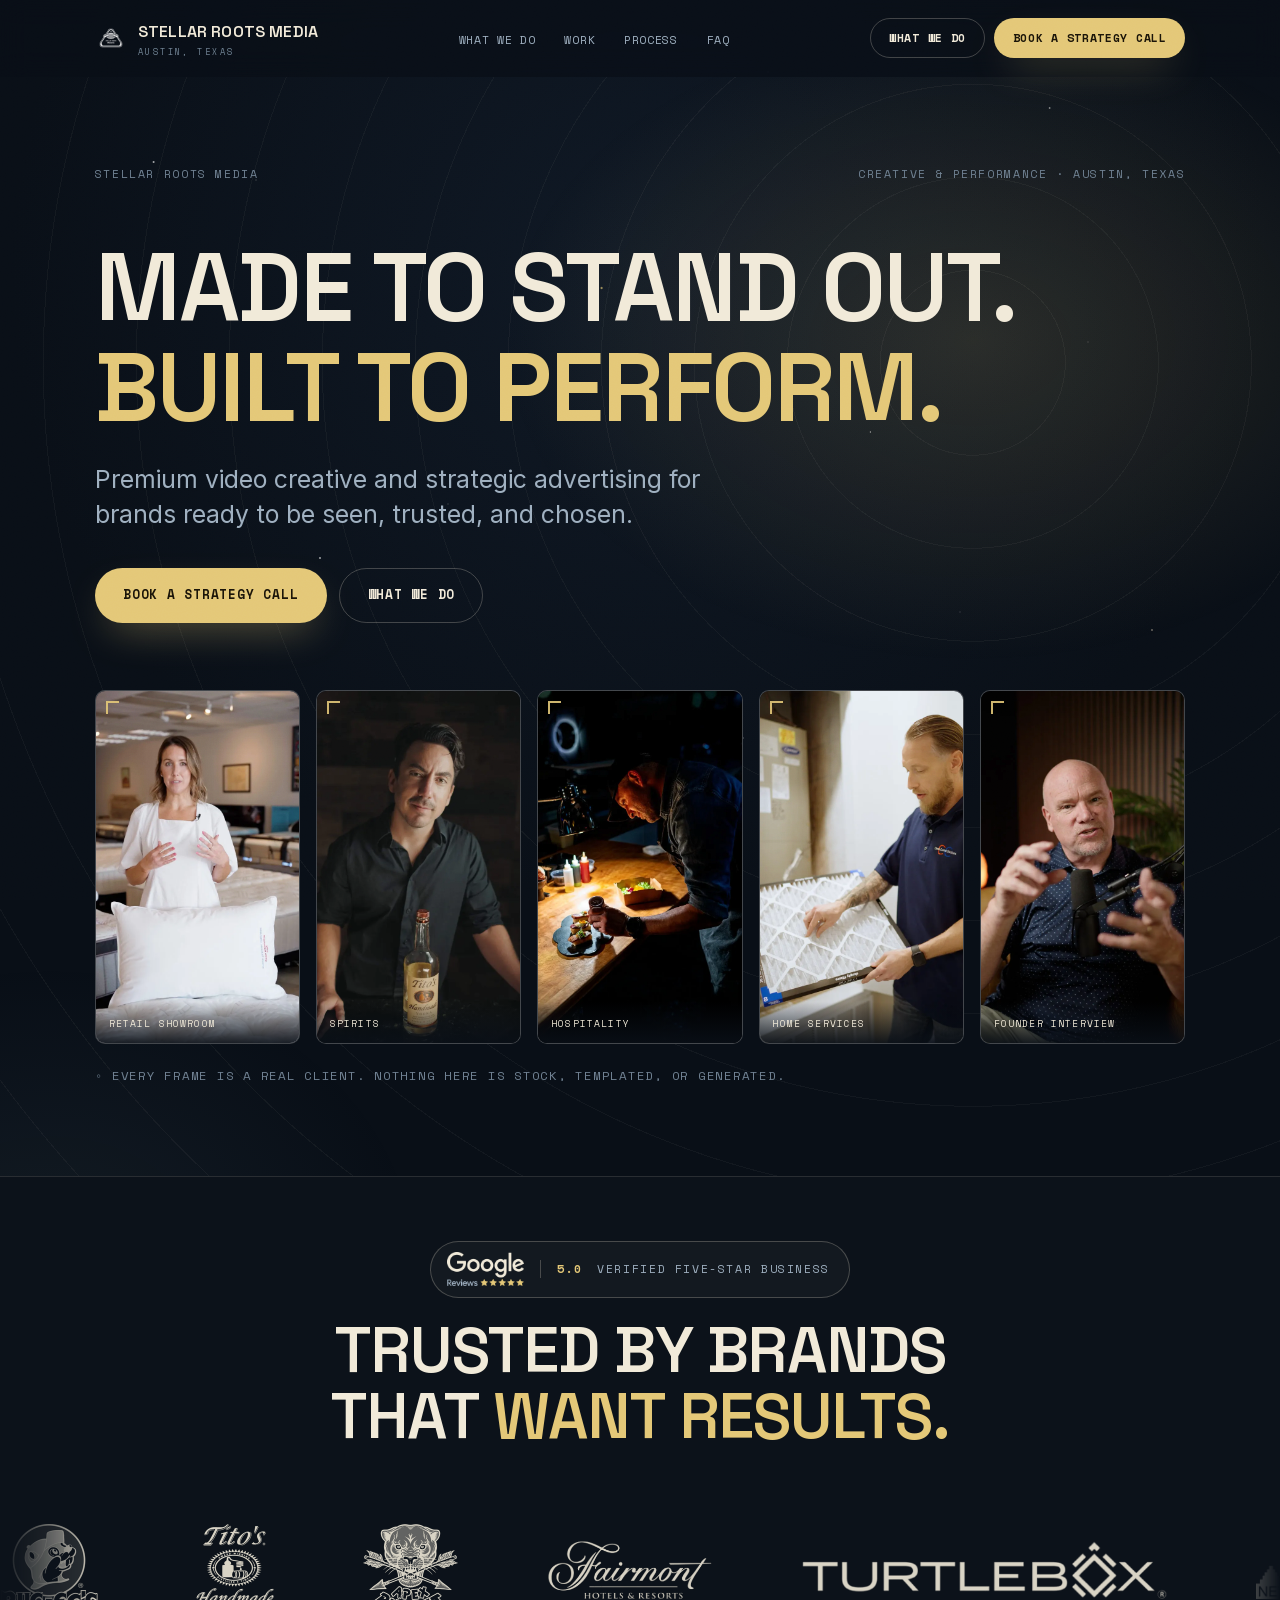
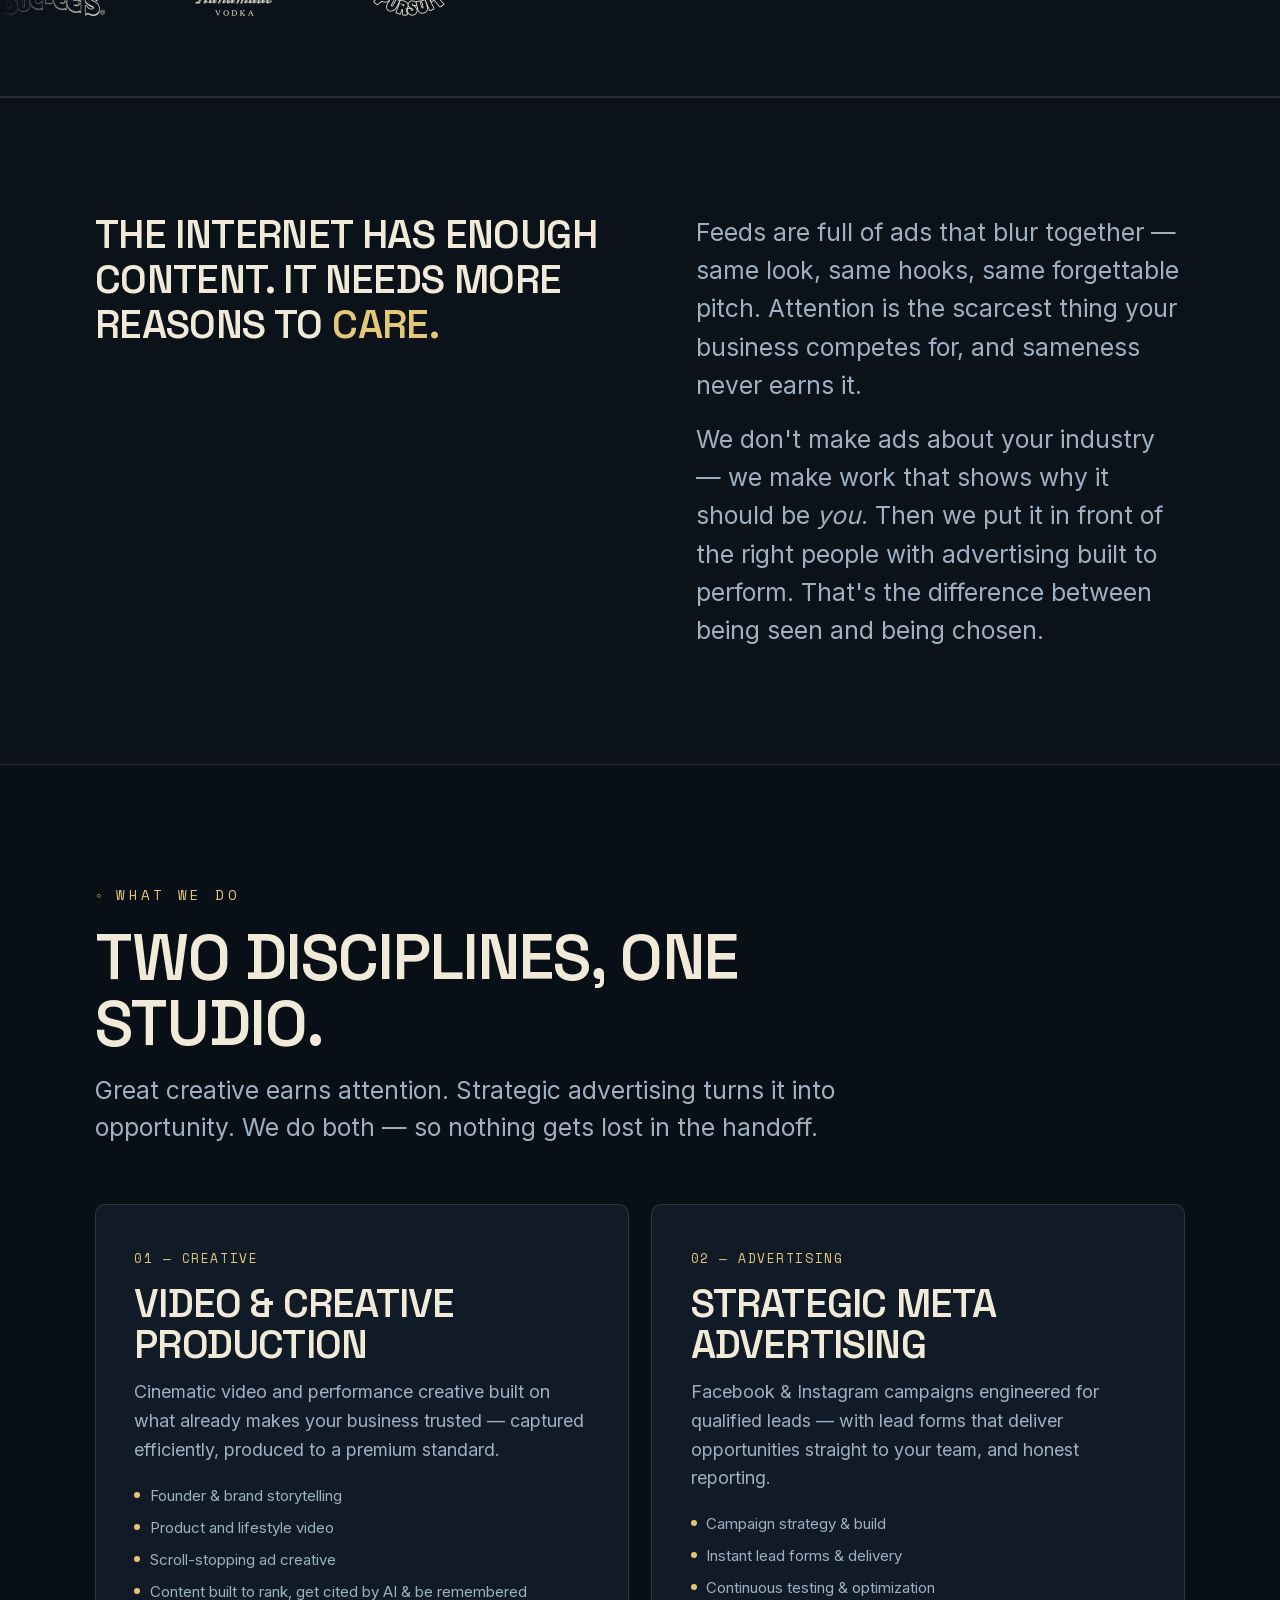
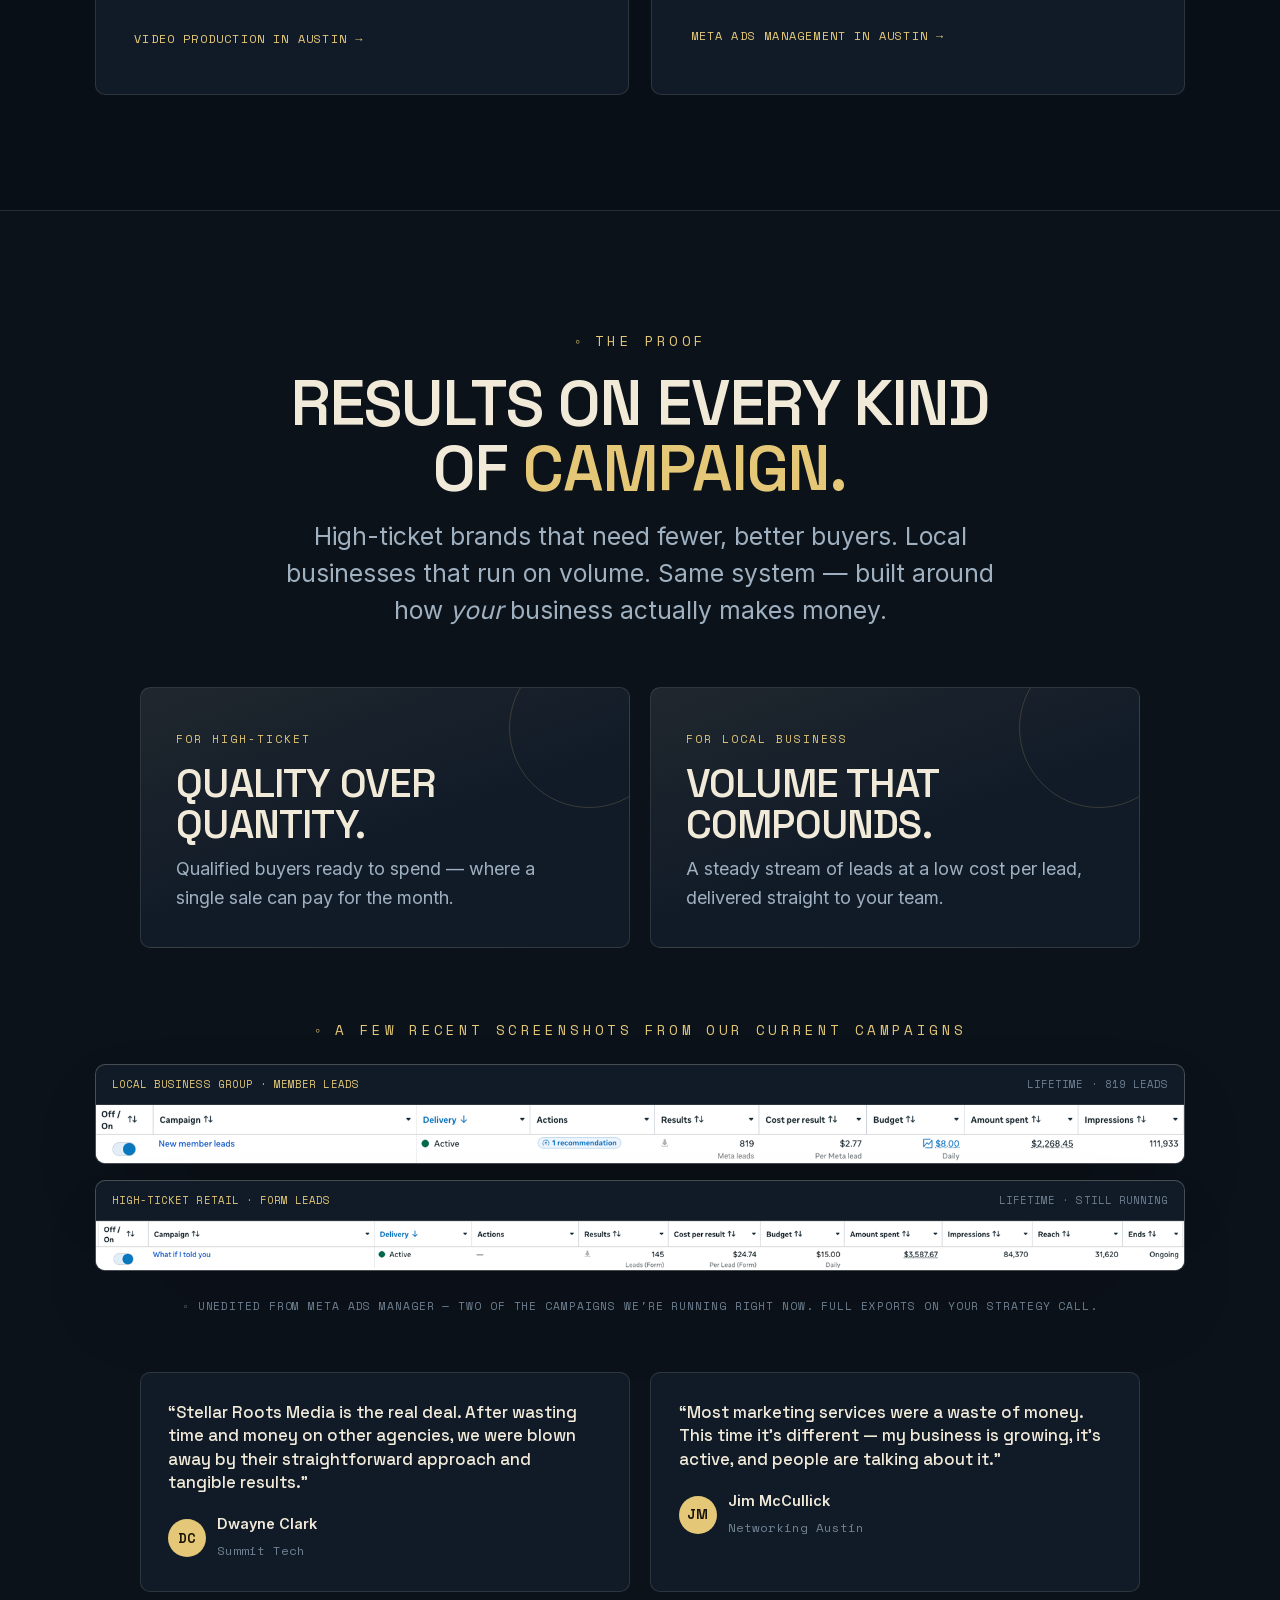
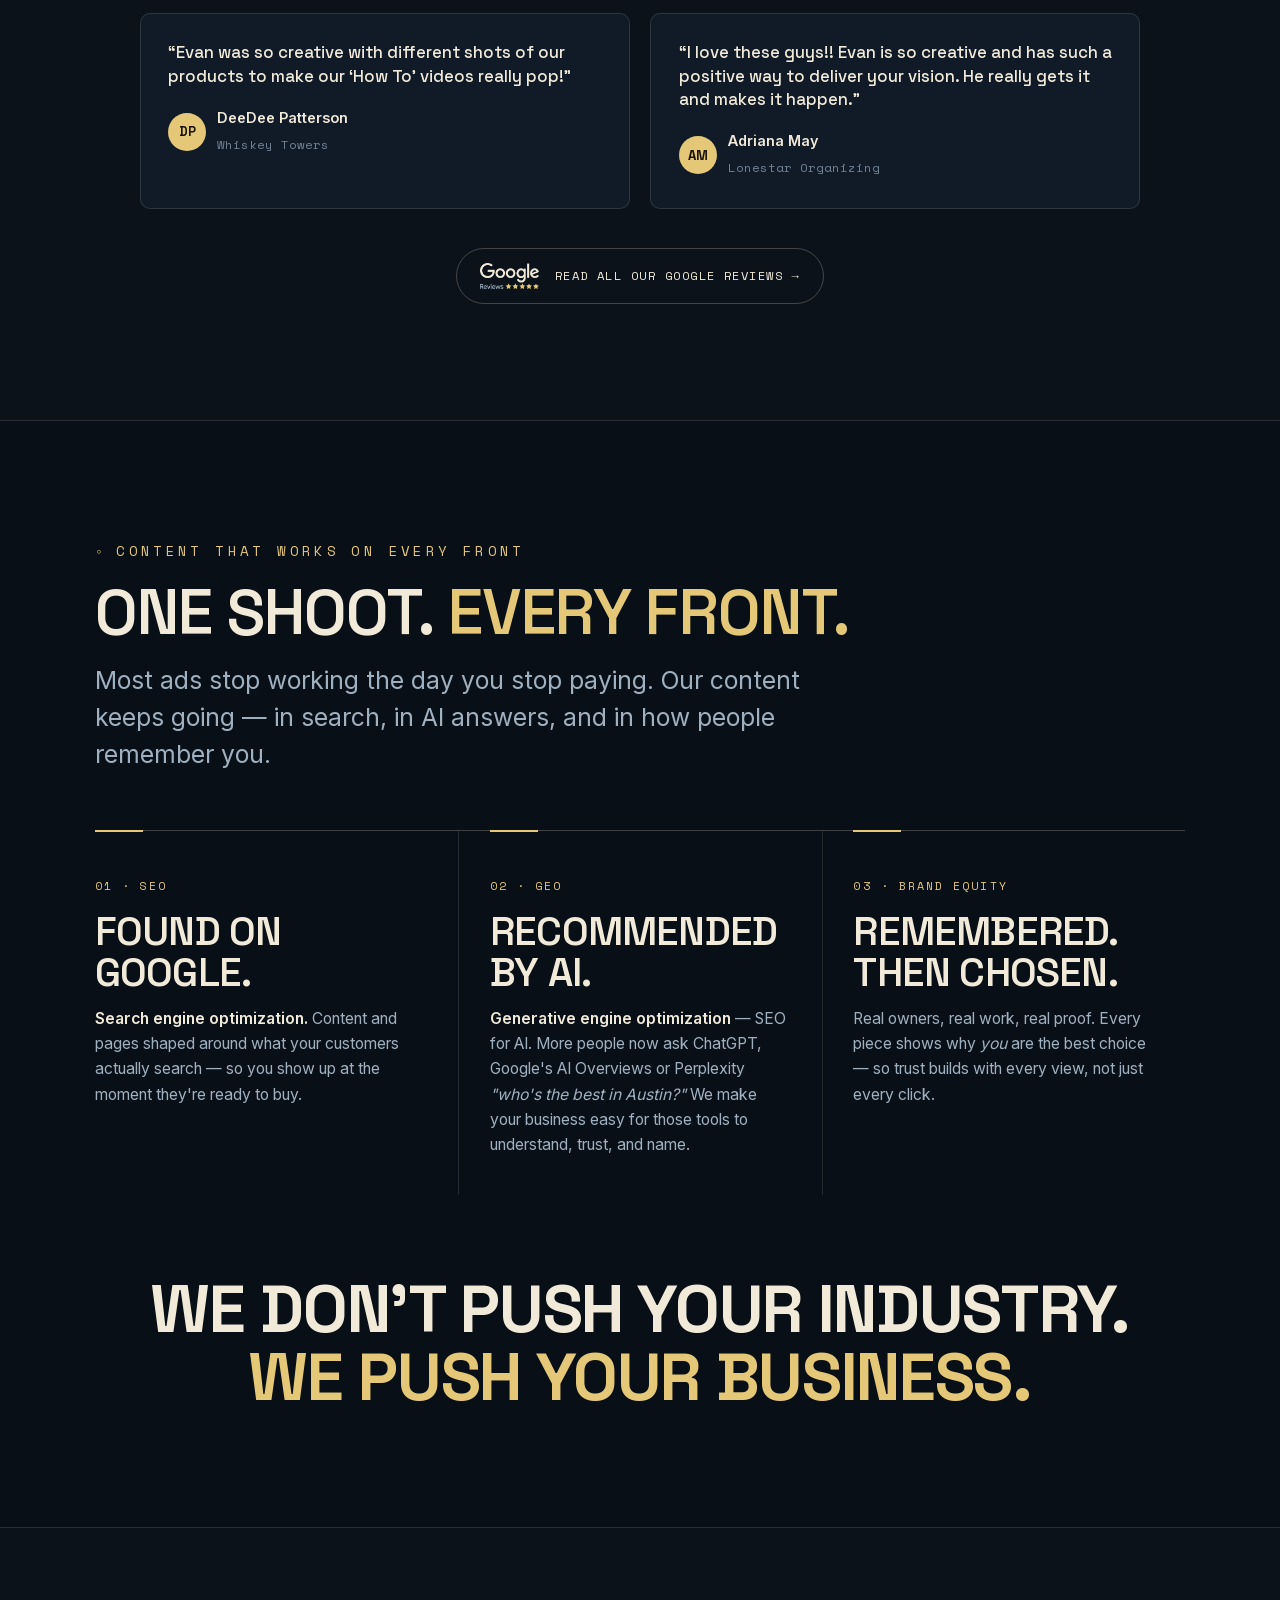
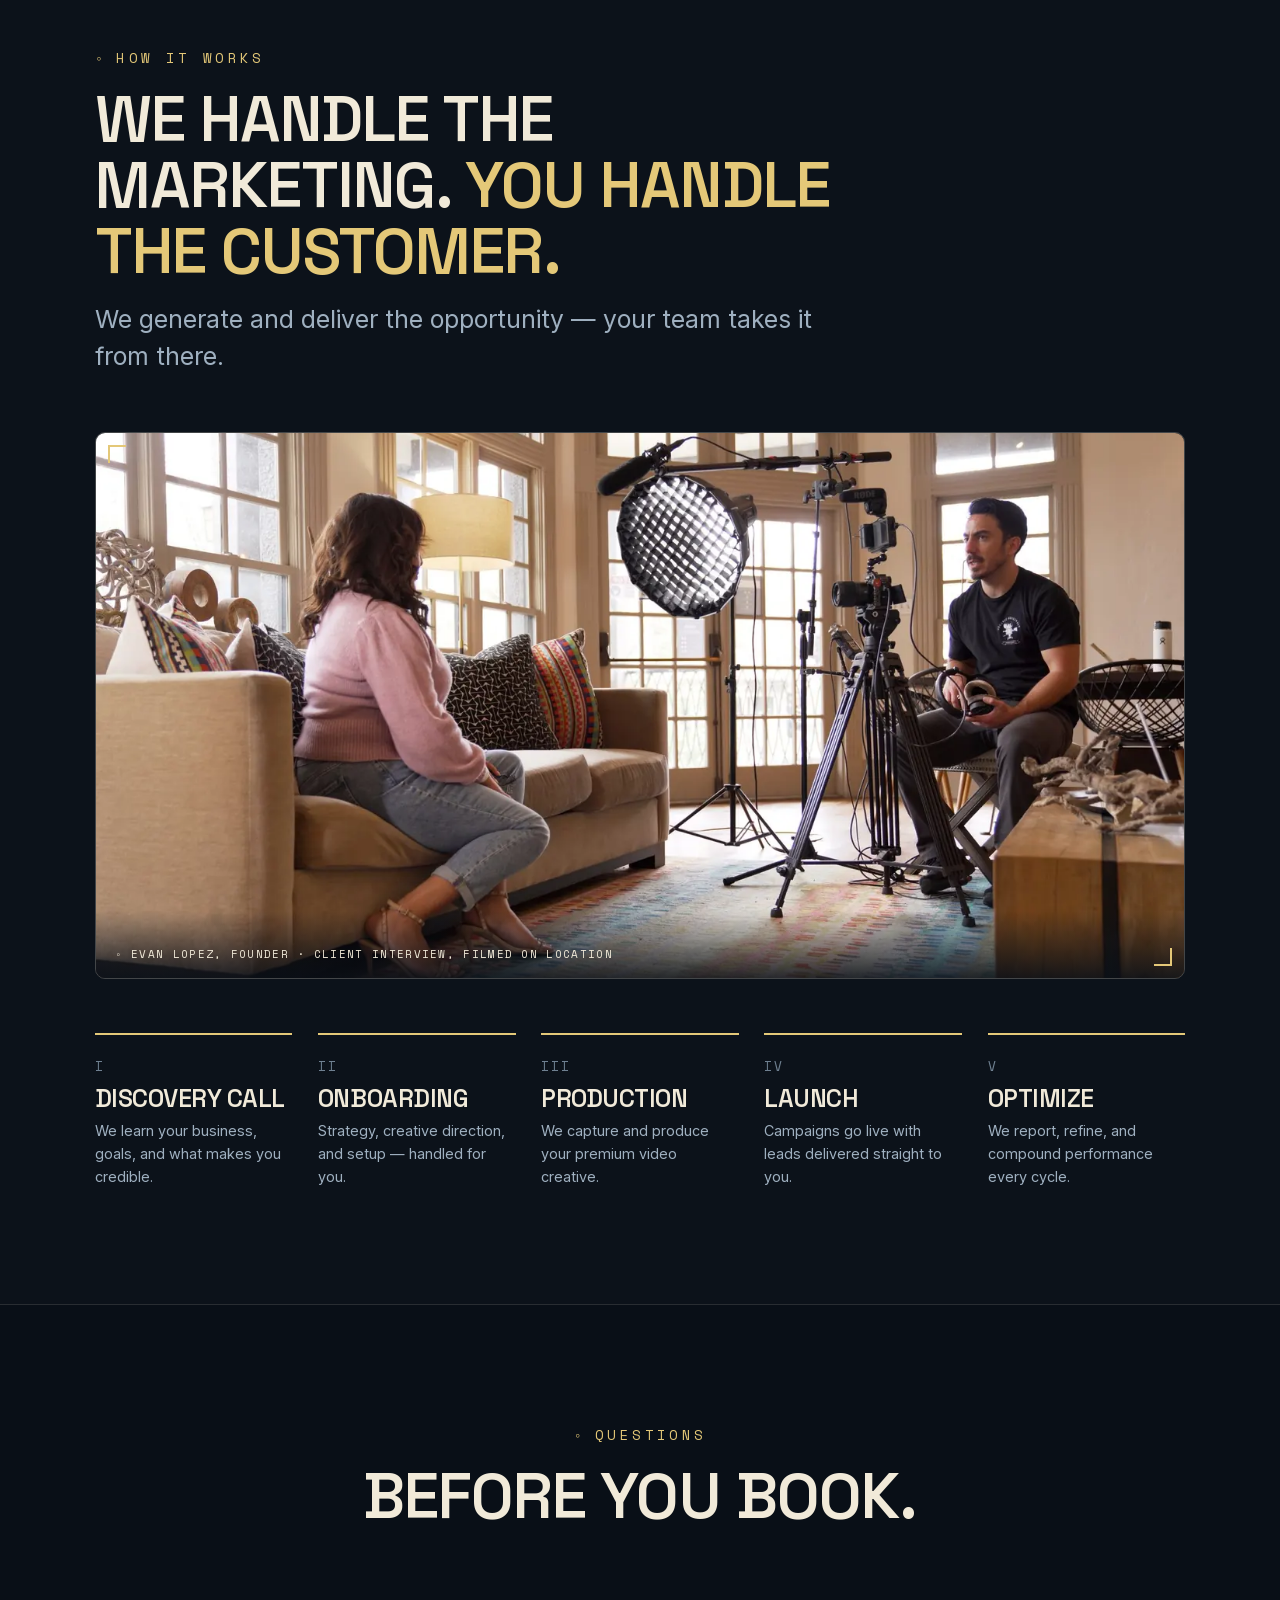
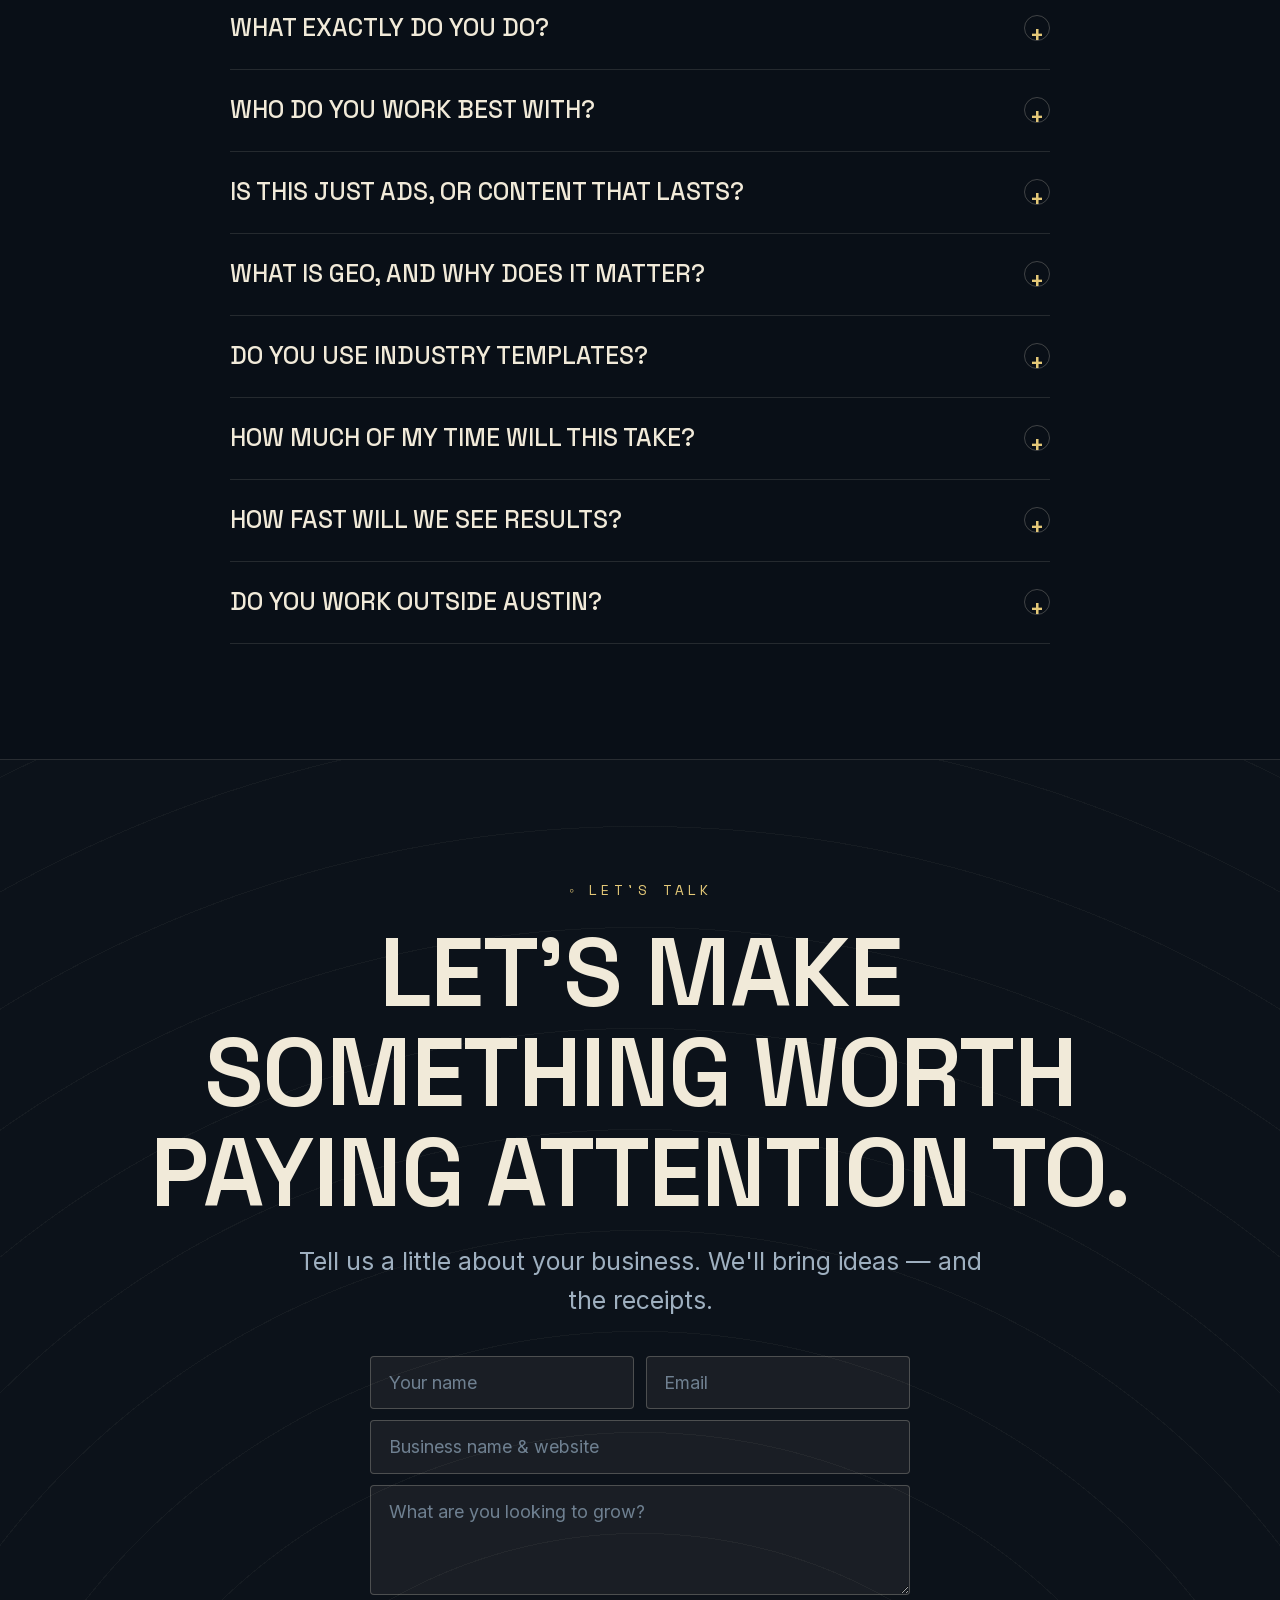
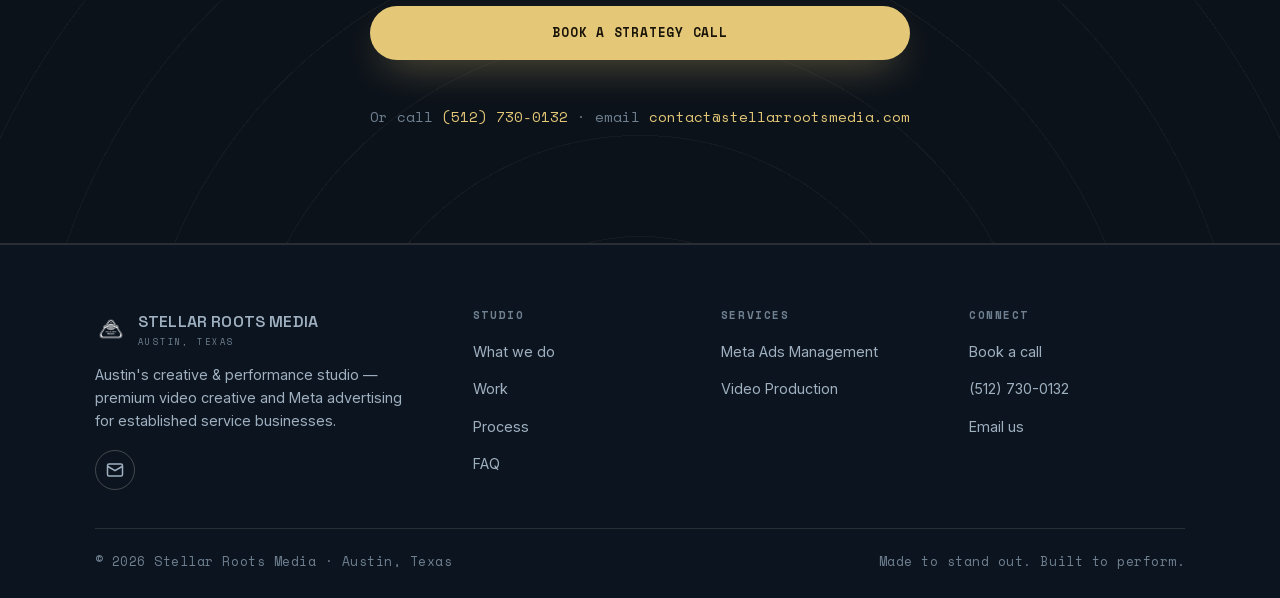
<file: index.html>
<!DOCTYPE html>
<html lang="en">
<head>
  <!-- Google tag (gtag.js) -->
  <script async src="https://www.googletagmanager.com/gtag/js?id=G-79V9W46W92"></script>
  <script>
    window.dataLayer = window.dataLayer || [];
    function gtag(){dataLayer.push(arguments);}
    gtag('js', new Date());
    gtag('config', 'G-79V9W46W92');
  </script>
  <meta charset="UTF-8" />
  <meta name="viewport" content="width=device-width, initial-scale=1.0" />

  <title>Stellar Roots Media | Video &amp; Meta Ads Agency in Austin, TX</title>
  <meta name="description" content="Austin video and Meta ads studio. Premium creative, Facebook &amp; Instagram lead campaigns, and content built to rank on Google and get recommended by AI." />
  <meta name="keywords" content="Meta ads agency Austin, video production Austin, creative advertising agency Austin, Facebook ads management Austin, video advertising for businesses" />
  <meta name="author" content="Stellar Roots Media" />
  <meta name="robots" content="index, follow, max-image-preview:large" />
  <link rel="canonical" href="https://stellarrootsmedia.com/" />
  <meta name="theme-color" content="#101b2b" />

  <meta property="og:type" content="website" />
  <meta property="og:site_name" content="Stellar Roots Media" />
  <meta property="og:title" content="Stellar Roots Media | Video &amp; Meta Ads That Bring Real Leads" />
  <meta property="og:description" content="Premium video, Meta ads that deliver real leads, and content built to rank on Google and get recommended by AI. Austin, TX." />
  <meta property="og:url" content="https://stellarrootsmedia.com/" />
  <meta property="og:image" content="https://stellarrootsmedia.com/assets/og-image.jpg" />
  <meta property="og:image:secure_url" content="https://stellarrootsmedia.com/assets/og-image.jpg" />
  <meta property="og:image:type" content="image/jpeg" />
  <meta property="og:image:width" content="1200" />
  <meta property="og:image:height" content="630" />
  <meta property="og:image:alt" content="Stellar Roots Media logo" />
  <meta property="og:locale" content="en_US" />
  <meta name="twitter:card" content="summary_large_image" />
  <meta name="twitter:title" content="Stellar Roots Media | Video &amp; Meta Ads That Bring Real Leads" />
  <meta name="twitter:description" content="Premium video, Meta ads that deliver real leads, and content built to rank on Google and get recommended by AI. Austin, TX." />
  <meta name="twitter:image" content="https://stellarrootsmedia.com/assets/og-image.jpg" />
  <meta name="twitter:image:alt" content="Stellar Roots Media logo" />

  <link rel="icon" type="image/png" sizes="64x64" href="assets/favicon-64.png" />
  <link rel="icon" type="image/png" sizes="512x512" href="assets/icon-512.png" />
  <link rel="apple-touch-icon" href="assets/apple-touch-icon.png" />
  <link rel="manifest" href="site.webmanifest" />

  <link rel="preload" href="assets/fonts/space-grotesk-500-700.woff2" as="font" type="font/woff2" crossorigin />
  <link rel="preload" href="assets/fonts/inter-400-600.woff2" as="font" type="font/woff2" crossorigin />
  <link rel="stylesheet" href="css/styles.css?v=29" />

  <!-- ===================== STRUCTURED DATA (SEO + GEO) ===================== -->
  <script type="application/ld+json">
  {
    "@context": "https://schema.org",
    "@type": [
      "ProfessionalService",
      "Organization"
    ],
    "@id": "https://stellarrootsmedia.com/#org",
    "name": "Stellar Roots Media",
    "url": "https://stellarrootsmedia.com/",
    "logo": "https://stellarrootsmedia.com/assets/logo-black.png",
    "description": "Stellar Roots Media is an Austin, Texas creative and performance studio. We produce premium video creative and run strategic Meta (Facebook and Instagram) lead campaigns for high-ticket brands and local businesses, with content built to rank on Google and be recommended by AI search.",
    "slogan": "Made to stand out. Built to perform.",
    "areaServed": [
      {
        "@type": "City",
        "name": "Austin",
        "containedInPlace": {
          "@type": "State",
          "name": "Texas"
        }
      },
      {
        "@type": "Country",
        "name": "United States"
      }
    ],
    "address": {
      "@type": "PostalAddress",
      "addressLocality": "Austin",
      "addressRegion": "TX",
      "addressCountry": "US"
    },
    "knowsAbout": [
      "Video production",
      "Video advertising",
      "Meta Ads management",
      "Facebook advertising",
      "Instagram advertising",
      "Lead generation",
      "Search engine optimization (SEO)",
      "Generative engine optimization (GEO)",
      "Brand equity"
    ],
    "email": "contact@stellarrootsmedia.com",
    "telephone": "+1-512-730-0132",
    "image": "https://stellarrootsmedia.com/assets/og-image.jpg",
    "founder": {
      "@type": "Person",
      "@id": "https://stellarrootsmedia.com/#founder",
      "name": "Evan Lopez",
      "jobTitle": "Founder",
      "worksFor": {
        "@id": "https://stellarrootsmedia.com/#org"
      }
    },
    "sameAs": [
      "https://www.google.com/search?kgmid=/g/11f8jh3kx5"
    ],
    "makesOffer": [
      {
        "@type": "Offer",
        "itemOffered": {
          "@type": "Service",
          "@id": "https://stellarrootsmedia.com/meta-ads-austin/#service",
          "name": "Meta Ads Management",
          "url": "https://stellarrootsmedia.com/meta-ads-austin/"
        }
      },
      {
        "@type": "Offer",
        "itemOffered": {
          "@type": "Service",
          "@id": "https://stellarrootsmedia.com/video-production-austin/#service",
          "name": "Video Production & Ad Creative",
          "url": "https://stellarrootsmedia.com/video-production-austin/"
        }
      }
    ]
  }
  </script>
  <script type="application/ld+json">
  { "@context": "https://schema.org", "@type": "WebSite", "url": "https://stellarrootsmedia.com/", "name": "Stellar Roots Media", "publisher": { "@id": "https://stellarrootsmedia.com/#org" } }
  </script>
  <script type="application/ld+json">
  {
    "@context": "https://schema.org",
    "@type": "FAQPage",
    "mainEntity": [
      {
        "@type": "Question",
        "name": "What exactly do you do?",
        "acceptedAnswer": {
          "@type": "Answer",
          "text": "We produce premium video creative and run strategic Meta (Facebook & Instagram) advertising — the creative to get noticed and the campaigns to turn attention into qualified leads."
        }
      },
      {
        "@type": "Question",
        "name": "Who do you work best with?",
        "acceptedAnswer": {
          "@type": "Answer",
          "text": "Two kinds of businesses: high-ticket brands that need fewer, better-qualified buyers, and local businesses that rely on a steady volume of leads. Both want an outsourced creative and advertising department without managing one in-house — we build the campaign around how your business actually makes money."
        }
      },
      {
        "@type": "Question",
        "name": "Is this just ads, or content that lasts?",
        "acceptedAnswer": {
          "@type": "Answer",
          "text": "Both. The creative we capture runs in your ads — and it also builds your search presence (SEO), your visibility in AI answers (GEO), and your brand equity. So it keeps working after a campaign ends instead of disappearing the day you stop paying."
        }
      },
      {
        "@type": "Question",
        "name": "What is GEO, and why does it matter?",
        "acceptedAnswer": {
          "@type": "Answer",
          "text": "GEO — generative engine optimization — is SEO for AI. More people now ask ChatGPT, Google's AI Overviews, or Perplexity for recommendations instead of scrolling search results. We structure your content and site so those tools clearly understand what you do, where you do it, and why you're the best choice. Nobody can guarantee an AI will mention you, but you can make your business the clearest, most credible answer."
        }
      },
      {
        "@type": "Question",
        "name": "Do you use industry templates?",
        "acceptedAnswer": {
          "@type": "Answer",
          "text": "No. We don't push your industry — we push your business. Everything is built from what makes you different: your people, your work, your proof. That's what makes a customer choose you over the next result."
        }
      },
      {
        "@type": "Question",
        "name": "How much of my time will this take?",
        "acceptedAnswer": {
          "@type": "Answer",
          "text": "Very little. We compress production into efficient capture sessions and handle filming, editing, creative, campaigns and reporting. Your job is running your business."
        }
      },
      {
        "@type": "Question",
        "name": "How fast will we see results?",
        "acceptedAnswer": {
          "@type": "Answer",
          "text": "After onboarding and production we launch quickly and optimize continuously. Lead flow can begin within the first weeks; creative and brand equity compound over the following quarters."
        }
      },
      {
        "@type": "Question",
        "name": "Do you work outside Austin?",
        "acceptedAnswer": {
          "@type": "Answer",
          "text": "Yes. We're based in Austin, Texas and work with clients locally and across the U.S."
        }
      }
    ]
  }
  </script>
</head>

<body>
  <div class="starlayer" aria-hidden="true"></div>
  <a class="sr-only" href="#contact">Skip to contact</a>

  <!-- HEADER -->
  <header class="site-header">
    <div class="container">
      <nav class="nav" aria-label="Primary" data-open="false">
        <a class="brand" href="#top" aria-label="Stellar Roots Media home">
          <img src="assets/logo-small.png" alt="Stellar Roots Media logo" width="32" height="32" />
          <span><b>Stellar Roots Media</b><small>Austin, Texas</small></span>
        </a>
        <ul class="nav-links">
          <li><a href="#what">What we do</a></li>
          <li><a href="#creative">Work</a></li>
          <li><a href="#process">Process</a></li>
          <li><a href="#faq">FAQ</a></li>
        </ul>
        <div class="nav-cta">
          <a class="btn btn--ghost btn--sm" href="#what">What we do</a>
          <a class="btn btn--primary btn--sm" href="#contact"><span class="lbl-lg">Book a Strategy Call</span><span class="lbl-sm">Book a call</span></a>
          <button class="nav-toggle" aria-label="Toggle menu" aria-expanded="false"><span></span></button>
        </div>
      </nav>
    </div>
  </header>

  <main id="top">
    <!-- HERO -->
    <section class="band hero" aria-labelledby="hero-title">
      <div class="container">
        <div class="hero-top">
          <span class="ht-brand">Stellar Roots Media</span>
          <span>Creative &amp; Performance · Austin, Texas</span>
        </div>
        <h1 id="hero-title">Made to stand out.<br><em class="accent">Built to perform.</em></h1>
        <p class="lead">Premium video creative and strategic advertising for brands ready to be seen, trusted, and chosen.</p>
        <div class="hero-actions">
          <a class="btn btn--primary" href="#contact">Book a Strategy Call</a>
          <a class="btn btn--ghost" href="#what">What we do</a>
        </div>
        <!-- Real client ad frames stand in for the showreel until video is ready. -->
        <div class="hero-reel" id="creative">
          <div class="creative-grid">
            <figure class="frame"><img width="660" height="1173" fetchpriority="high" src="assets/work/retail.webp" alt="Retail showroom client ad frame"><figcaption class="tag">Retail Showroom</figcaption></figure>
            <figure class="frame"><img width="660" height="1173" src="assets/work/spirits.webp" alt="Spirits brand client ad frame"><figcaption class="tag">Spirits</figcaption></figure>
            <figure class="frame"><img width="660" height="1173" src="assets/work/hospitality.webp" alt="Hospitality client ad frame"><figcaption class="tag">Hospitality</figcaption></figure>
            <figure class="frame"><img width="660" height="1173" src="assets/work/homeservices.webp" alt="Home services client ad frame"><figcaption class="tag">Home Services</figcaption></figure>
            <figure class="frame"><img width="660" height="1173" src="assets/work/founder.webp" alt="Founder interview client ad frame"><figcaption class="tag">Founder Interview</figcaption></figure>
          </div>
          <p class="swipe-hint" aria-hidden="true">Swipe to see more →</p>
          <p class="creative-note">◦ Every frame is a real client. Nothing here is stock, templated, or generated.</p>
        </div>
      </div>
    </section>

    <!-- SELECTED CLIENTS — logo wall (under showreel) -->
    <section class="band band--tight band--cream" id="work" aria-labelledby="work-title">
      <div class="container">
        <div class="section-head center reveal">
          <a class="gbadge" href="https://share.google/DNN53sYhnDPHlOPQg" target="_blank" rel="noopener" aria-label="Read our five-star Google reviews">
            <img src="assets/google-reviews.png" alt="Google Reviews — five stars" width="720" height="317">
            <span class="gbadge-txt"><b>5.0</b> Verified five-star business</span>
          </a>
          <h2 class="display" id="work-title">Trusted by brands that <em class="accent">want results.</em></h2>
        </div>
      </div>
      <div class="logo-marquee" role="img" aria-label="Client logos: Buc-ee's, Tito's Handmade Vodka, Apex Pursuit, Fairmont, Turtlebox, Networking Austin, Premier Mattress, Icelandic Glacial, Archery Country, Harlem Globetrotters">
        <div class="logo-track">
          <img width="210" height="184" class="tall" src="assets/clients/bucees.png" alt="Buc-ee's" />
          <img width="158" height="184" class="tall" src="assets/clients/titos.png" alt="Tito's Handmade Vodka" />
          <img width="190" height="184" class="tall" src="assets/clients/apex-pursuit.png" alt="Apex Pursuit" />
          <img width="320" height="113" src="assets/clients/fairmont.png" alt="Fairmont" />
          <img width="560" height="89" src="assets/clients/turtlebox.png" alt="Turtlebox" />
          <img width="378" height="120" src="assets/clients/networking-austin.png" alt="Networking Austin" />
          <img width="158" height="184" class="tall" src="assets/clients/premier-mattress.png" alt="Premier Mattress" />
          <img width="297" height="120" src="assets/clients/icelandic.png" alt="Icelandic Glacial" />
          <img width="200" height="120" src="assets/clients/archery-country.png" alt="Archery Country" />
          <img width="275" height="120" src="assets/clients/harlem-globetrotters.png" alt="Harlem Globetrotters" />
          <img width="210" height="184" class="tall" src="assets/clients/bucees.png" alt="" aria-hidden="true" />
          <img width="158" height="184" class="tall" src="assets/clients/titos.png" alt="" aria-hidden="true" />
          <img width="190" height="184" class="tall" src="assets/clients/apex-pursuit.png" alt="" aria-hidden="true" />
          <img width="320" height="113" src="assets/clients/fairmont.png" alt="" aria-hidden="true" />
          <img width="560" height="89" src="assets/clients/turtlebox.png" alt="" aria-hidden="true" />
          <img width="378" height="120" src="assets/clients/networking-austin.png" alt="" aria-hidden="true" />
          <img width="158" height="184" class="tall" src="assets/clients/premier-mattress.png" alt="" aria-hidden="true" />
          <img width="297" height="120" src="assets/clients/icelandic.png" alt="" aria-hidden="true" />
          <img width="200" height="120" src="assets/clients/archery-country.png" alt="" aria-hidden="true" />
          <img width="275" height="120" src="assets/clients/harlem-globetrotters.png" alt="" aria-hidden="true" />
        </div>
      </div>
    </section>

    <!-- STATEMENT (ink) -->
    <section class="band band--cream" aria-labelledby="statement-title">
      <div class="container statement-grid">
        <div>
          <h2 class="statement" id="statement-title">The internet has enough content. It needs more reasons to <em class="accent">care.</em></h2>
        </div>
        <div class="body">
          <p>Feeds are full of ads that blur together — same look, same hooks, same forgettable pitch. Attention is the scarcest thing your business competes for, and sameness never earns it.</p>
          <p>We don't make ads about your industry — we make work that shows why it should be <em>you</em>. Then we put it in front of the right people with advertising built to perform. That's the difference between being seen and being chosen.</p>
        </div>
      </div>
    </section>

    <!-- WHAT WE DO -->
    <section class="band" id="what" aria-labelledby="what-title">
      <div class="container">
        <div class="section-head reveal">
          <span class="kicker">What we do</span>
          <h2 class="display" id="what-title">Two disciplines, <em>one studio.</em></h2>
          <p>Great creative earns attention. Strategic advertising turns it into opportunity. We do both — so nothing gets lost in the handoff.</p>
        </div>
        <div class="disciplines">
          <article class="discipline reveal">
            <span class="no">01 — Creative</span>
            <h3>Video &amp; creative production</h3>
            <p>Cinematic video and performance creative built on what already makes your business trusted — captured efficiently, produced to a premium standard.</p>
            <ul><li>Founder &amp; brand storytelling</li><li>Product and lifestyle video</li><li>Scroll-stopping ad creative</li><li>Content built to rank, get cited by AI &amp; be remembered</li></ul>
            <a class="card-link" href="video-production-austin/">Video production in Austin →</a>
          </article>
          <article class="discipline reveal">
            <span class="no">02 — Advertising</span>
            <h3>Strategic Meta advertising</h3>
            <p>Facebook &amp; Instagram campaigns engineered for qualified leads — with lead forms that deliver opportunities straight to your team, and honest reporting.</p>
            <ul><li>Campaign strategy &amp; build</li><li>Instant lead forms &amp; delivery</li><li>Continuous testing &amp; optimization</li></ul>
            <a class="card-link" href="meta-ads-austin/">Meta ads management in Austin →</a>
          </article>
        </div>
      </div>
    </section>

    <!-- PROOF -->
    <section class="band band--cream" id="proof" aria-labelledby="proof-title">
      <div class="container">
        <div class="section-head center reveal">
          <span class="kicker center">The proof</span>
          <h2 class="display" id="proof-title">Results on every kind of <em class="accent">campaign.</em></h2>
          <p>High-ticket brands that need fewer, better buyers. Local businesses that run on volume. Same system — built around how <em>your</em> business actually makes money.</p>
        </div>
        <div class="ctypes reveal">
          <article class="ctype">
            <span class="no">For high-ticket</span>
            <h3>Quality over quantity.</h3>
            <p>Qualified buyers ready to spend — where a single sale can pay for the month.</p>
          </article>
          <article class="ctype">
            <span class="no">For local business</span>
            <h3>Volume that compounds.</h3>
            <p>A steady stream of leads at a low cost per lead, delivered straight to your team.</p>
          </article>
        </div>

        <div class="receipts reveal">
          <span class="kicker">A few recent screenshots from our current campaigns</span>
          <figure class="receipt">
            <figcaption><span class="k">Local business group · member leads</span><span>Lifetime · 819 leads</span></figcaption>
            <div class="shot"><picture><source media="(max-width: 700px)" srcset="assets/results/networking-lifetime-mobile.png" width="371" height="101"><img src="assets/results/networking-lifetime.png" alt="Meta Ads Manager, local business group member lead campaign, lifetime: 819 Meta leads at $2.77 per lead, $8.00 daily budget, $2,268.45 spent, 111,933 impressions" loading="lazy" width="1907" height="101"></picture></div>
          </figure>
          <figure class="receipt">
            <figcaption><span class="k">High-ticket retail · form leads</span><span>Lifetime · still running</span></figcaption>
            <div class="shot"><picture><source media="(max-width: 700px)" srcset="assets/results/premier-lifetime-mobile.png" width="279" height="76"><img src="assets/results/premier-lifetime.png" alt="Meta Ads Manager, high-ticket retail form lead campaign, lifetime: 145 form leads at $24.74 per lead, $15.00 daily budget, $3,587.67 spent, 84,370 impressions, 31,620 reach" loading="lazy" width="1672" height="76"></picture></div>
          </figure>
          <p class="receipts-note">◦ Unedited from Meta Ads Manager — two of the campaigns we're running right now. Full exports on your strategy call.</p>
        </div>
        <div class="tgrid">
          <div class="tcard"><p class="q">“Stellar Roots Media is the real deal. After wasting time and money on other agencies, we were blown away by their straightforward approach and tangible results.”</p><div class="who"><div class="av">DC</div><div><b>Dwayne Clark</b><span>Summit Tech</span></div></div></div>
          <div class="tcard"><p class="q">“Most marketing services were a waste of money. This time it's different — my business is growing, it's active, and people are talking about it.”</p><div class="who"><div class="av">JM</div><div><b>Jim McCullick</b><span>Networking Austin</span></div></div></div>
          <div class="tcard"><p class="q">“Evan was so creative with different shots of our products to make our ‘How To’ videos really pop!”</p><div class="who"><div class="av">DP</div><div><b>DeeDee Patterson</b><span>Whiskey Towers</span></div></div></div>
          <div class="tcard"><p class="q">“I love these guys!! Evan is so creative and has such a positive way to deliver your vision. He really gets it and makes it happen.”</p><div class="who"><div class="av">AM</div><div><b>Adriana May</b><span>Lonestar Organizing</span></div></div></div>
        </div>
        <p class="swipe-hint" aria-hidden="true">Swipe for more reviews →</p>
        <a class="reviews-link" href="https://share.google/DNN53sYhnDPHlOPQg" target="_blank" rel="noopener"><img src="assets/google-reviews.png" alt="" width="720" height="317"><span>Read all our Google reviews →</span></a>
      </div>
    </section>

    <!-- EVERY FRONT — SEO + GEO + brand equity -->
    <section class="band" id="every-front" aria-labelledby="front-title">
      <div class="container">
        <div class="section-head reveal">
          <span class="kicker">Content that works on every front</span>
          <h2 class="display" id="front-title">One shoot. <em class="accent">Every front.</em></h2>
          <p>Most ads stop working the day you stop paying. Our content keeps going — in search, in AI answers, and in how people remember you.</p>
        </div>
        <div class="fronts">
          <article class="front reveal">
            <span class="no">01 · SEO</span>
            <h3>Found on Google.</h3>
            <p><strong>Search engine optimization.</strong> Content and pages shaped around what your customers actually search — so you show up at the moment they're ready to buy.</p>
          </article>
          <article class="front reveal">
            <span class="no">02 · GEO</span>
            <h3>Recommended by AI.</h3>
            <p><strong>Generative engine optimization</strong> — SEO for AI. More people now ask ChatGPT, Google's AI Overviews or Perplexity <em>"who's the best in Austin?"</em> We make your business easy for those tools to understand, trust, and name.</p>
          </article>
          <article class="front reveal">
            <span class="no">03 · Brand equity</span>
            <h3>Remembered. Then chosen.</h3>
            <p>Real owners, real work, real proof. Every piece shows why <em>you</em> are the best choice — so trust builds with every view, not just every click.</p>
          </article>
        </div>
        <p class="pull reveal">We don't push your industry.<br><span class="accent">We push your business.</span></p>
      </div>
    </section>

    <!-- PROCESS -->
    <section class="band band--cream" id="process" aria-labelledby="process-title">
      <div class="container">
        <div class="section-head reveal">
          <span class="kicker">How it works</span>
          <h2 class="display" id="process-title">We handle the marketing. <em class="accent">You handle the customer.</em></h2>
          <p>We generate and deliver the opportunity — your team takes it from there.</p>
        </div>
        <figure class="bts reveal">
          <img src="assets/work/bts-interview-1400.webp" srcset="assets/work/bts-interview-800.webp 800w, assets/work/bts-interview-1400.webp 1400w, assets/work/bts-interview-2000.webp 2000w" sizes="(max-width: 1240px) 100vw, 1180px" alt="Evan Lopez, founder of Stellar Roots Media, interviewing a client on location" loading="lazy" width="2000" height="1125">
          <figcaption>◦ Evan Lopez, founder · client interview, filmed on location</figcaption>
        </figure>
        <div class="process">
          <div class="pstep"><span class="n">i</span><h3>Discovery call</h3><p>We learn your business, goals, and what makes you credible.</p></div>
          <div class="pstep"><span class="n">ii</span><h3>Onboarding</h3><p>Strategy, creative direction, and setup — handled for you.</p></div>
          <div class="pstep"><span class="n">iii</span><h3>Production</h3><p>We capture and produce your premium video creative.</p></div>
          <div class="pstep"><span class="n">iv</span><h3>Launch</h3><p>Campaigns go live with leads delivered straight to you.</p></div>
          <div class="pstep"><span class="n">v</span><h3>Optimize</h3><p>We report, refine, and compound performance every cycle.</p></div>
        </div>
      </div>
    </section>

    <!-- FAQ -->
    <section class="band" id="faq" aria-labelledby="faq-title">
      <div class="container">
        <div class="section-head center reveal">
          <span class="kicker center">Questions</span>
          <h2 class="display" id="faq-title">Before you book.</h2>
        </div>
        <div class="faq">
          <div class="faq-item"><button class="faq-q" aria-expanded="false">What exactly do you do?<span class="mark">+</span></button><div class="faq-a"><div>We produce premium video creative and run strategic Meta (Facebook &amp; Instagram) advertising — the creative to get noticed and the campaigns to turn attention into qualified leads.</div></div></div>
          <div class="faq-item"><button class="faq-q" aria-expanded="false">Who do you work best with?<span class="mark">+</span></button><div class="faq-a"><div>Two kinds of businesses: high-ticket brands that need fewer, better-qualified buyers, and local businesses that rely on a steady volume of leads. Both want an outsourced creative and advertising department without managing one in-house — we build the campaign around how your business actually makes money.</div></div></div>
          <div class="faq-item"><button class="faq-q" aria-expanded="false">Is this just ads, or content that lasts?<span class="mark">+</span></button><div class="faq-a"><div>Both. The creative we capture runs in your ads — and it also builds your search presence (SEO), your visibility in AI answers (GEO), and your brand equity. So it keeps working after a campaign ends instead of disappearing the day you stop paying.</div></div></div>
          <div class="faq-item"><button class="faq-q" aria-expanded="false">What is GEO, and why does it matter?<span class="mark">+</span></button><div class="faq-a"><div>GEO — generative engine optimization — is SEO for AI. More people now ask ChatGPT, Google's AI Overviews, or Perplexity for recommendations instead of scrolling search results. We structure your content and site so those tools clearly understand what you do, where you do it, and why you're the best choice. Nobody can guarantee an AI will mention you, but you can make your business the clearest, most credible answer.</div></div></div>
          <div class="faq-item"><button class="faq-q" aria-expanded="false">Do you use industry templates?<span class="mark">+</span></button><div class="faq-a"><div>No. We don't push your industry — we push your business. Everything is built from what makes you different: your people, your work, your proof. That's what makes a customer choose you over the next result.</div></div></div>
          <div class="faq-item"><button class="faq-q" aria-expanded="false">How much of my time will this take?<span class="mark">+</span></button><div class="faq-a"><div>Very little. We compress production into efficient capture sessions and handle filming, editing, creative, campaigns and reporting. Your job is running your business.</div></div></div>
          <div class="faq-item"><button class="faq-q" aria-expanded="false">How fast will we see results?<span class="mark">+</span></button><div class="faq-a"><div>After onboarding and production we launch quickly and optimize continuously. Lead flow can begin within the first weeks; creative and brand equity compound over the following quarters.</div></div></div>
          <div class="faq-item"><button class="faq-q" aria-expanded="false">Do you work outside Austin?<span class="mark">+</span></button><div class="faq-a"><div>Yes. We're based in Austin, Texas and work with clients locally and across the U.S.</div></div></div>
        </div>
      </div>
    </section>

    <!-- FINAL CTA (ink) -->
    <section class="band band--cream final" id="contact" aria-labelledby="cta-title">
      <div class="container">
        <span class="kicker center">Let's talk</span>
        <h2 class="display display--xl" id="cta-title">Let's make something worth paying attention to.</h2>
        <p class="sub">Tell us a little about your business. We'll bring ideas — and the receipts.</p>
        <form class="contact-form" id="contact-form" novalidate>
          <div class="row2">
            <input type="text" id="cf-name" name="name" placeholder="Your name" autocomplete="name" required />
            <input type="email" id="cf-email" name="email" placeholder="Email" autocomplete="email" required />
          </div>
          <input type="text" id="cf-business" name="business" placeholder="Business name & website" autocomplete="organization" />
          <textarea id="cf-msg" name="message" placeholder="What are you looking to grow?"></textarea>
          <button type="submit" class="btn btn--primary btn--block">Book a Strategy Call</button>
        </form>
        <p class="form-msg" id="form-msg" role="status" aria-live="polite"></p>
        <p class="cta-alt">Or call <a href="tel:+15127300132">(512) 730-0132</a> · email <a href="mailto:contact@stellarrootsmedia.com?subject=Strategy%20Call">contact@stellarrootsmedia.com</a></p>
      </div>
    </section>
  </main>

  <!-- FOOTER -->
  <footer class="site-footer">
    <div class="container">
      <div class="footer-grid">
        <div class="footer-brand">
          <a class="brand" href="#top" aria-label="Stellar Roots Media home">
            <img src="assets/logo-small.png" alt="Stellar Roots Media logo" width="32" height="32" />
            <span><b>Stellar Roots Media</b><small>Austin, Texas</small></span>
          </a>
          <p>Austin's creative &amp; performance studio — premium video creative and Meta advertising for established service businesses.</p>
          <div class="socials">
            <a href="mailto:contact@stellarrootsmedia.com" aria-label="Email"><svg width="18" height="18" viewBox="0 0 24 24" fill="none" stroke="currentColor" stroke-width="2"><rect x="2" y="4" width="20" height="16" rx="2"/><path d="m22 7-10 6L2 7"/></svg></a>
          </div>
        </div>
        <div><h4>Studio</h4><ul><li><a href="#what">What we do</a></li><li><a href="#creative">Work</a></li><li><a href="#process">Process</a></li><li><a href="#faq">FAQ</a></li></ul></div>
        <div><h4>Services</h4><ul><li><a href="meta-ads-austin/">Meta Ads Management</a></li><li><a href="video-production-austin/">Video Production</a></li></ul></div>
        <div><h4>Connect</h4><ul><li><a href="#contact">Book a call</a></li><li><a href="tel:+15127300132">(512) 730-0132</a></li><li><a href="mailto:contact@stellarrootsmedia.com">Email us</a></li></ul></div>
      </div>
      <div class="footer-bottom">
        <span>© <span id="year">2026</span> Stellar Roots Media · Austin, Texas</span>
        <span>Made to stand out. Built to perform.</span>
      </div>
    </div>
  </footer>

  <script src="js/main.js"></script>
</body>
</html>
</file>
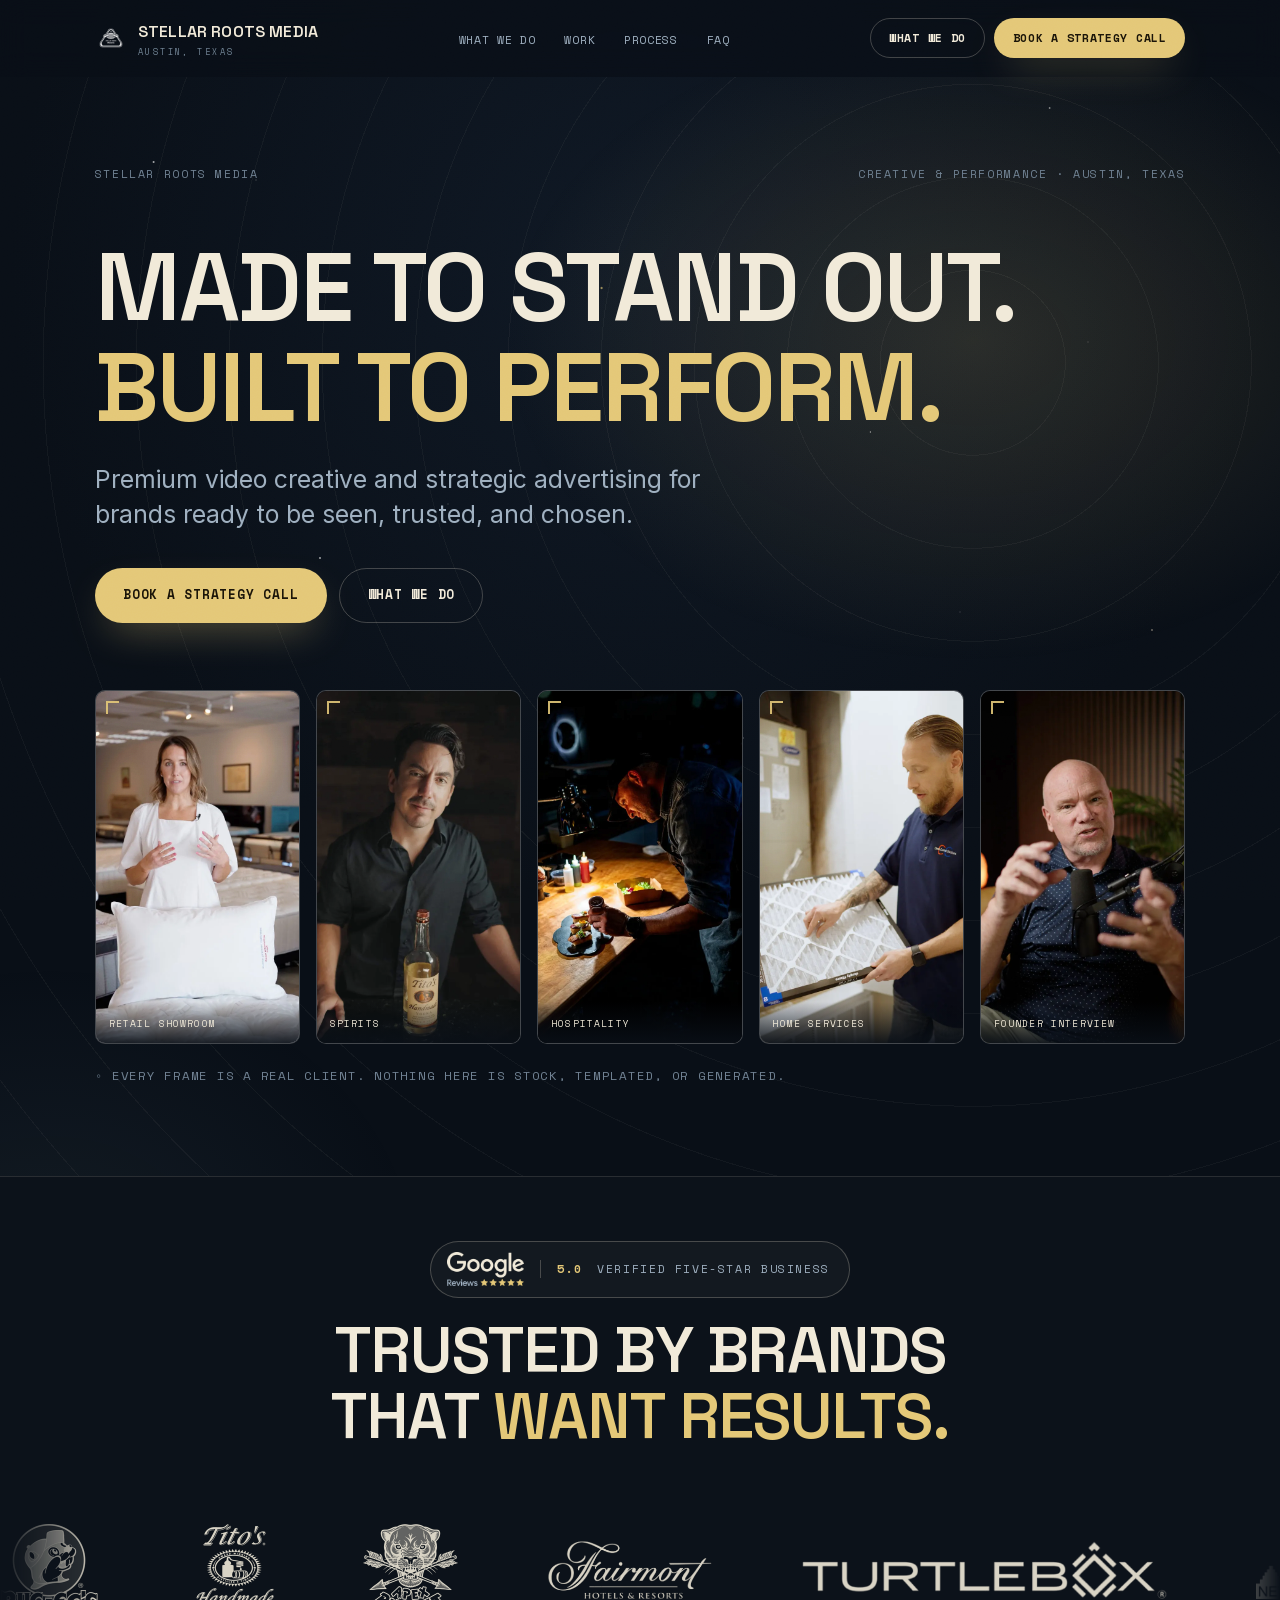
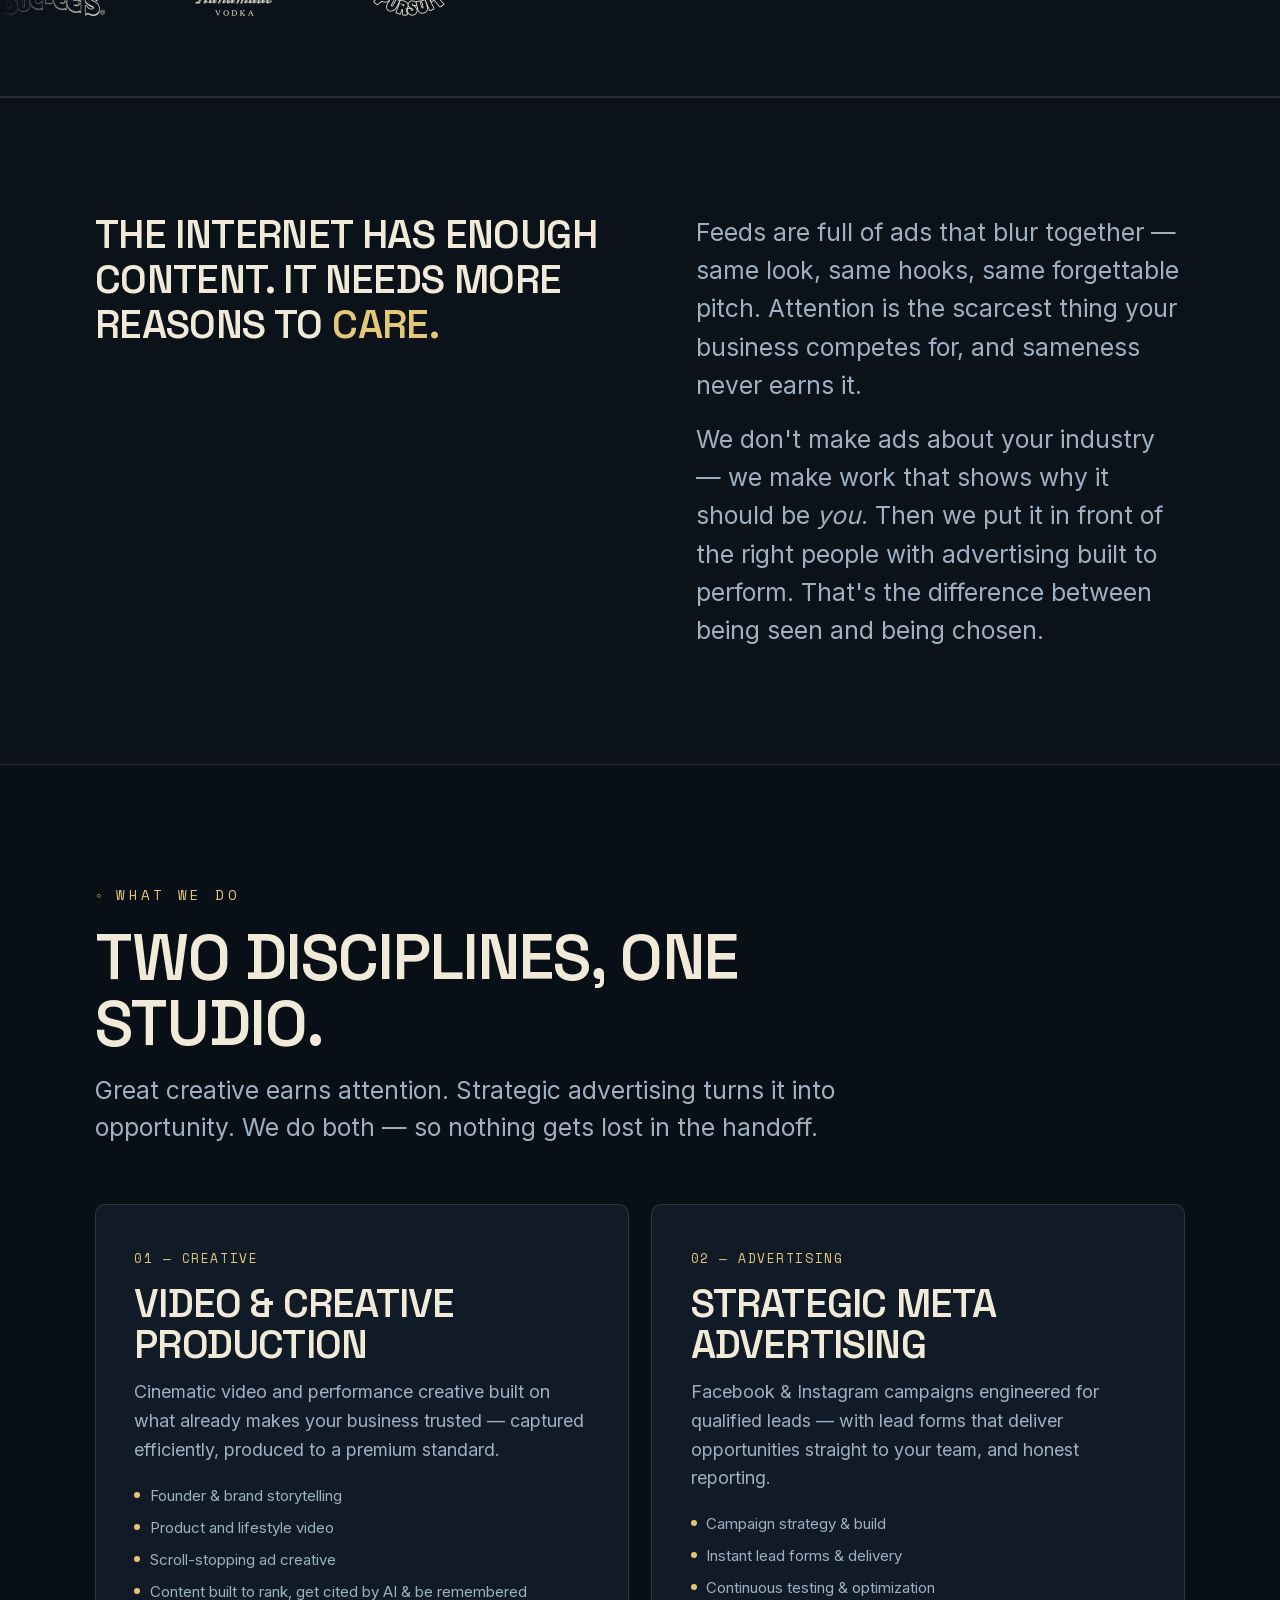
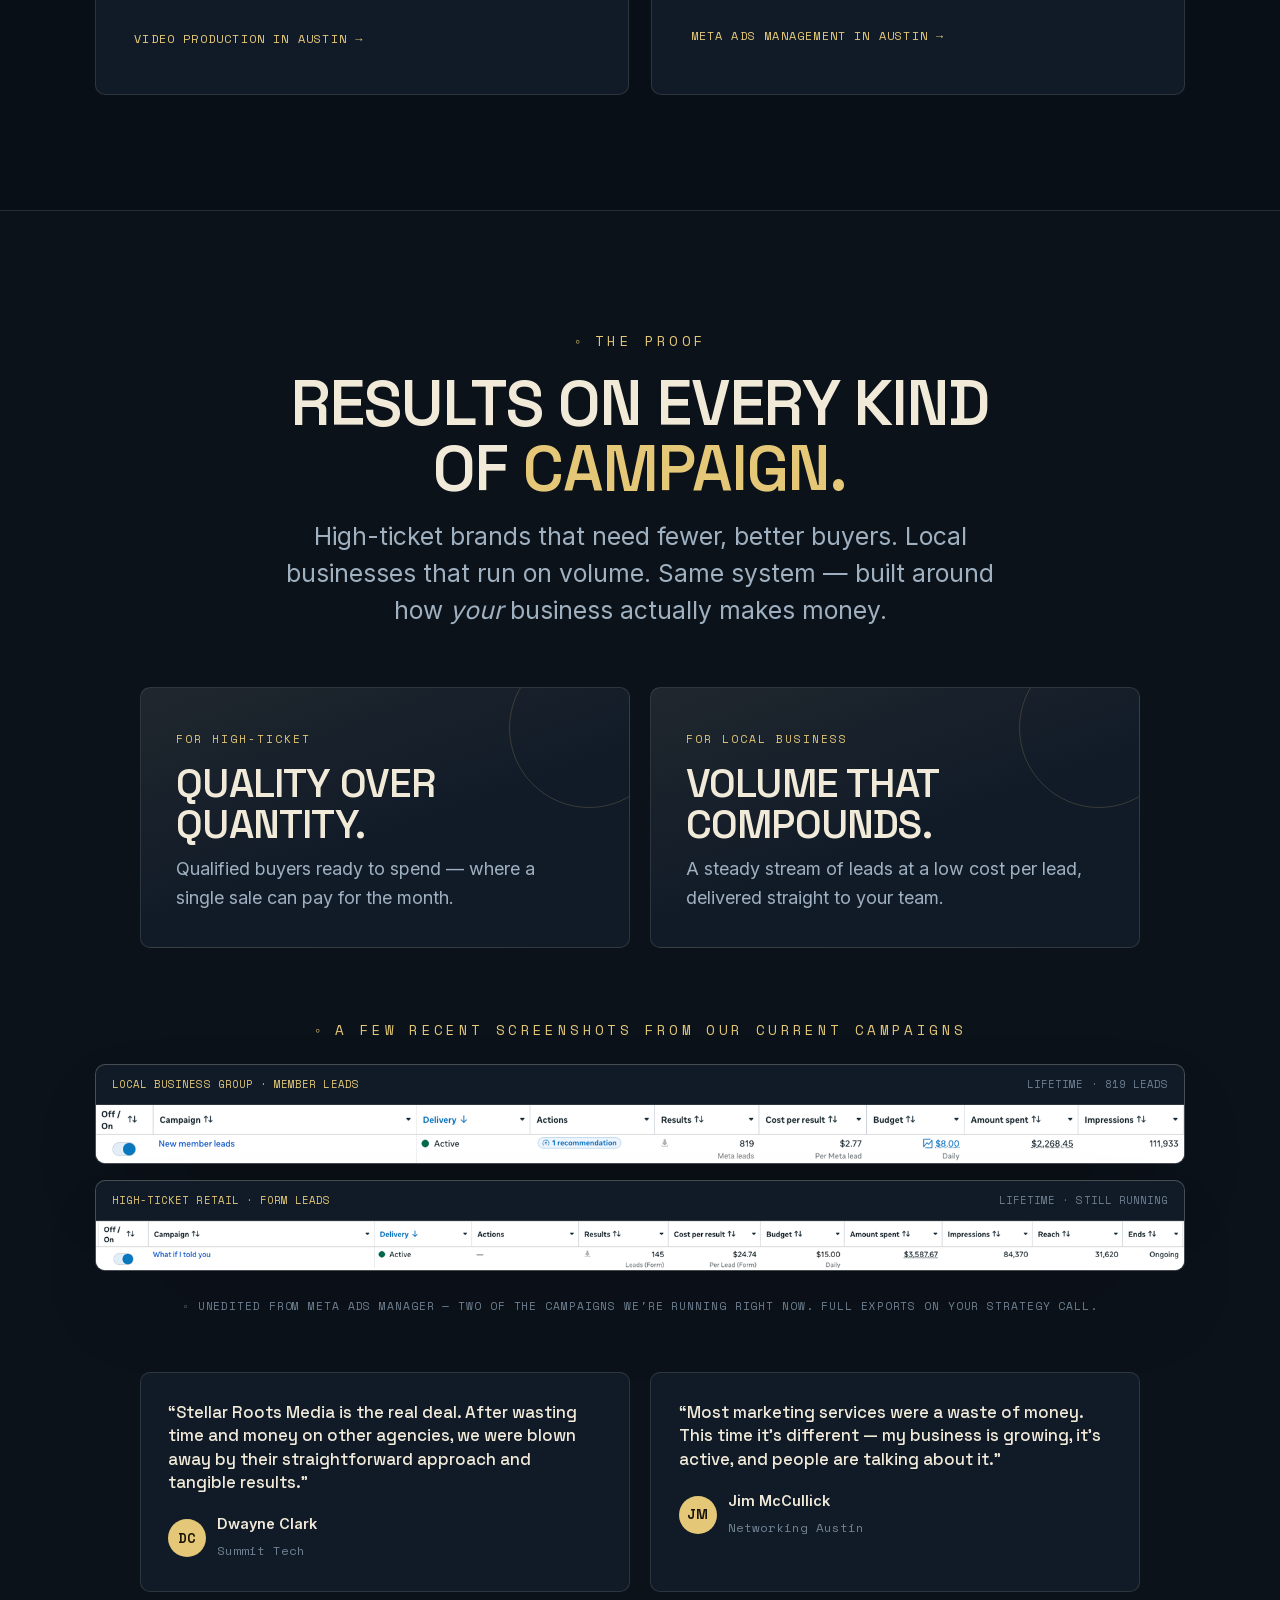
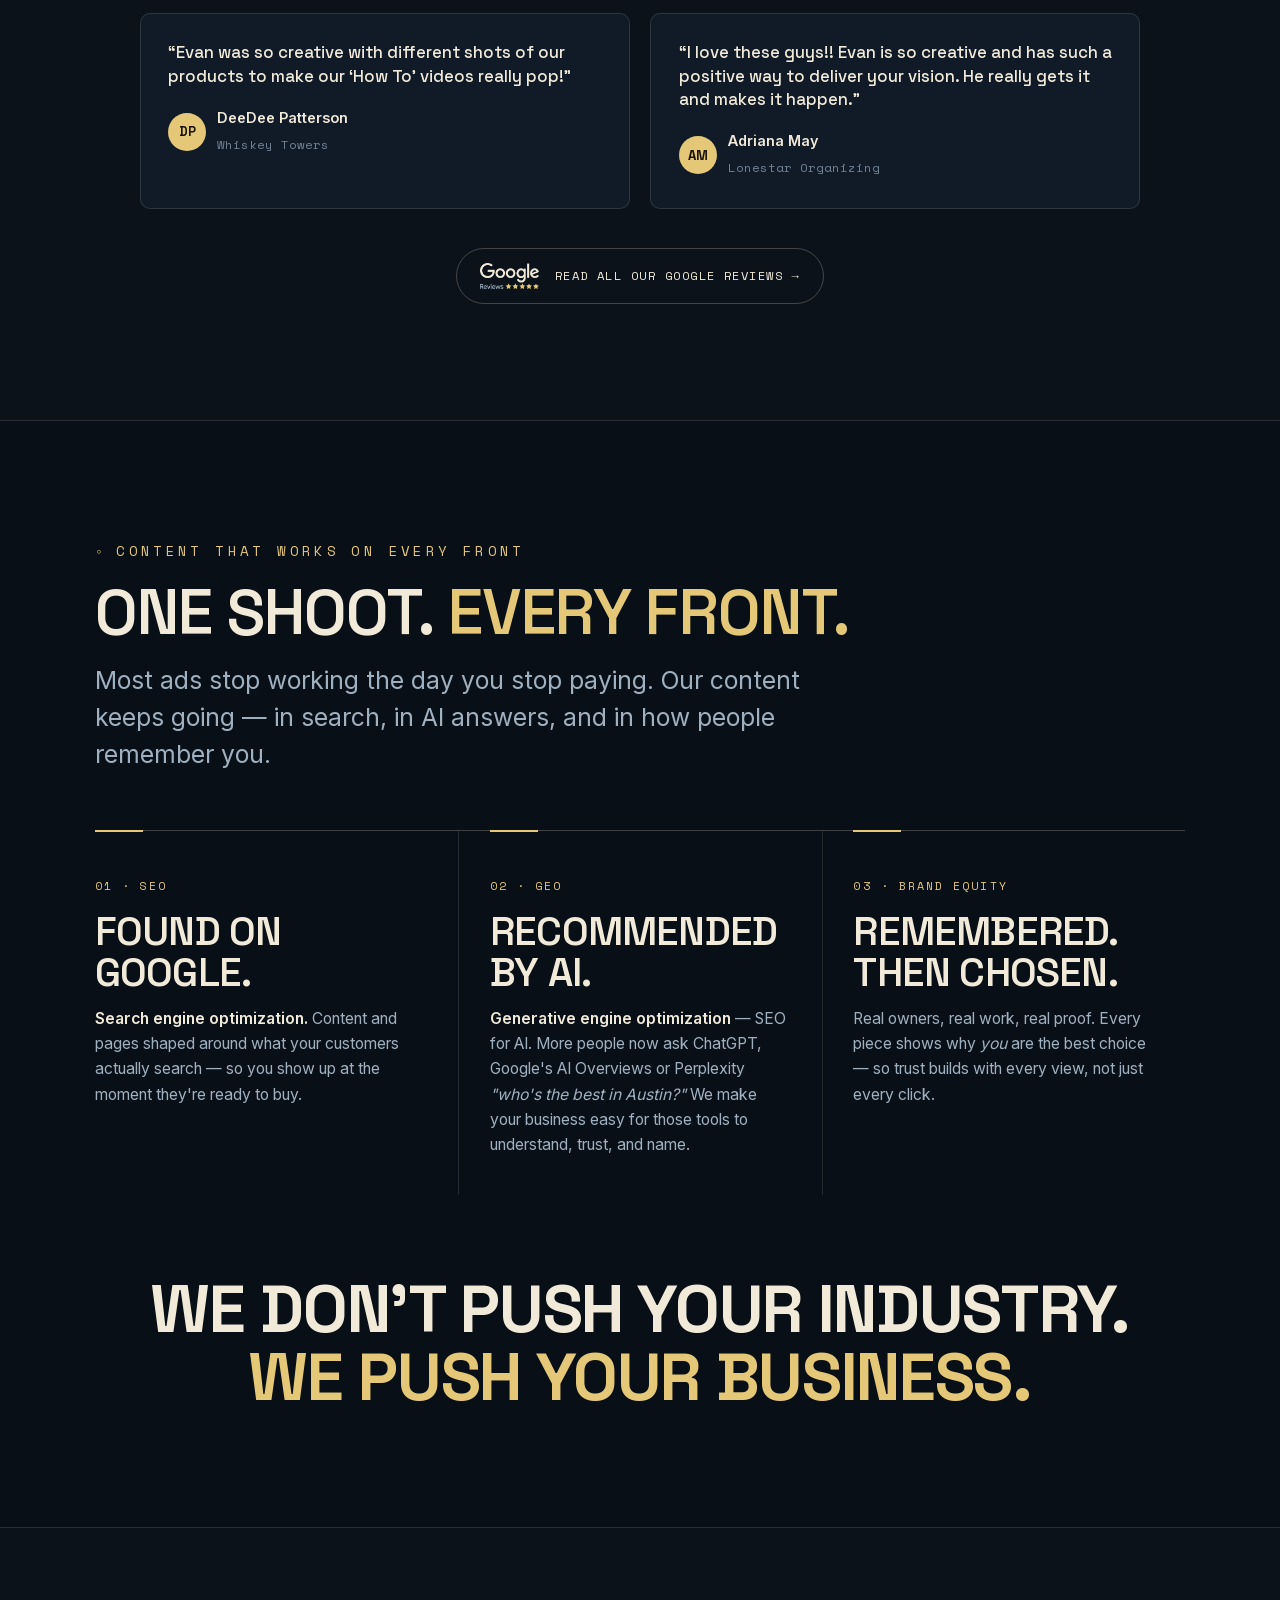
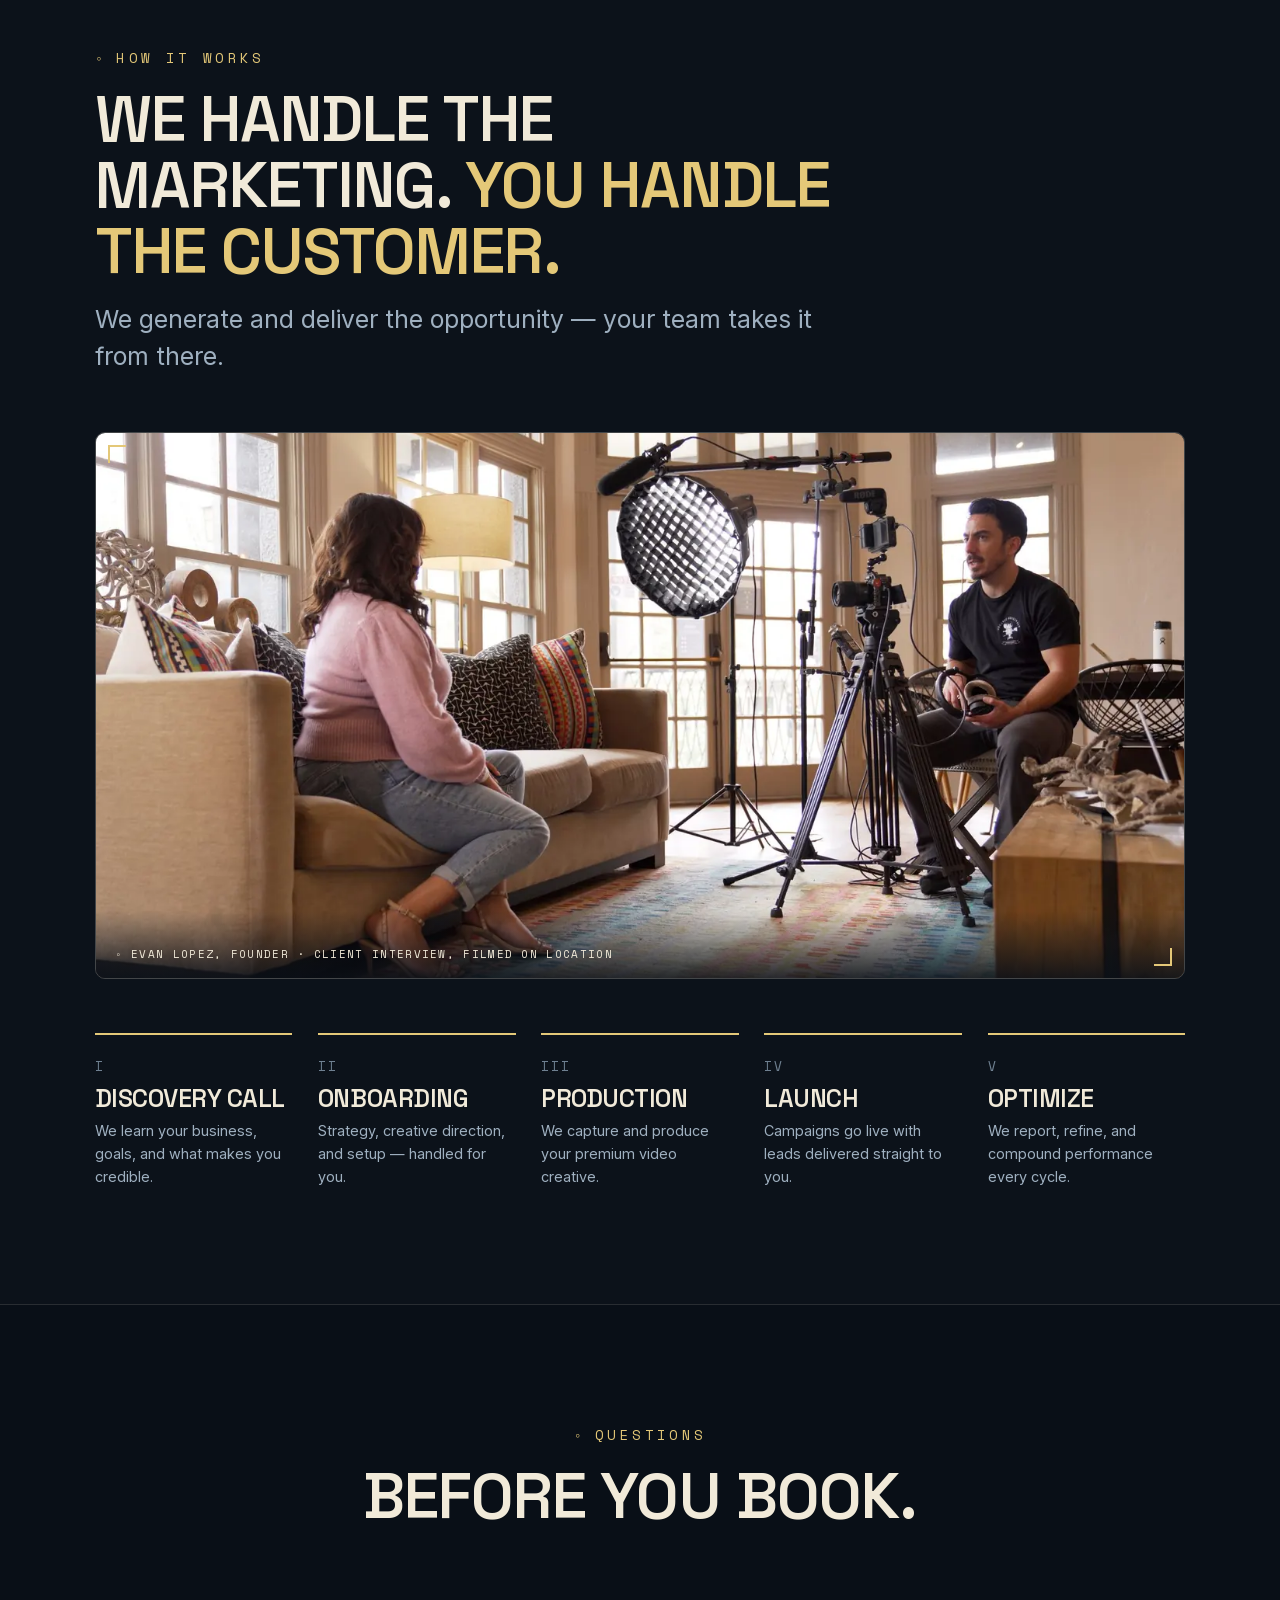
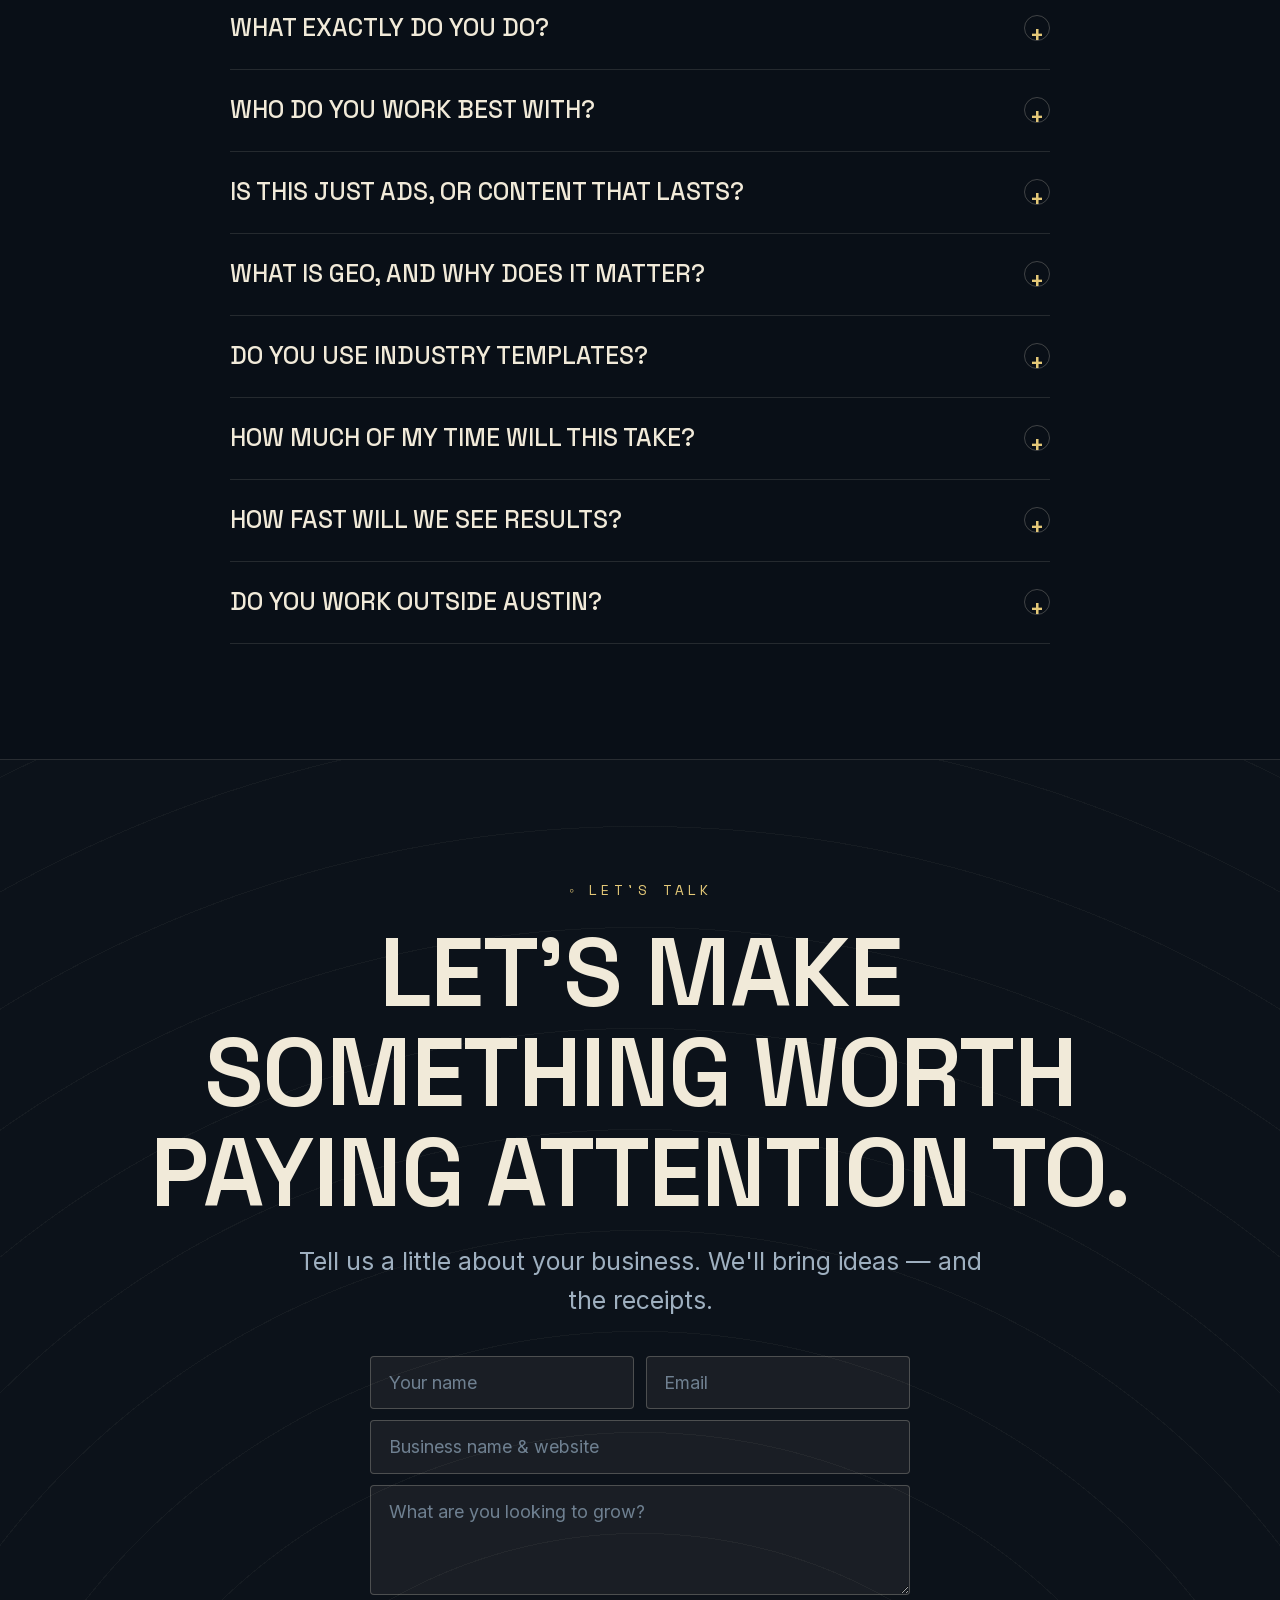
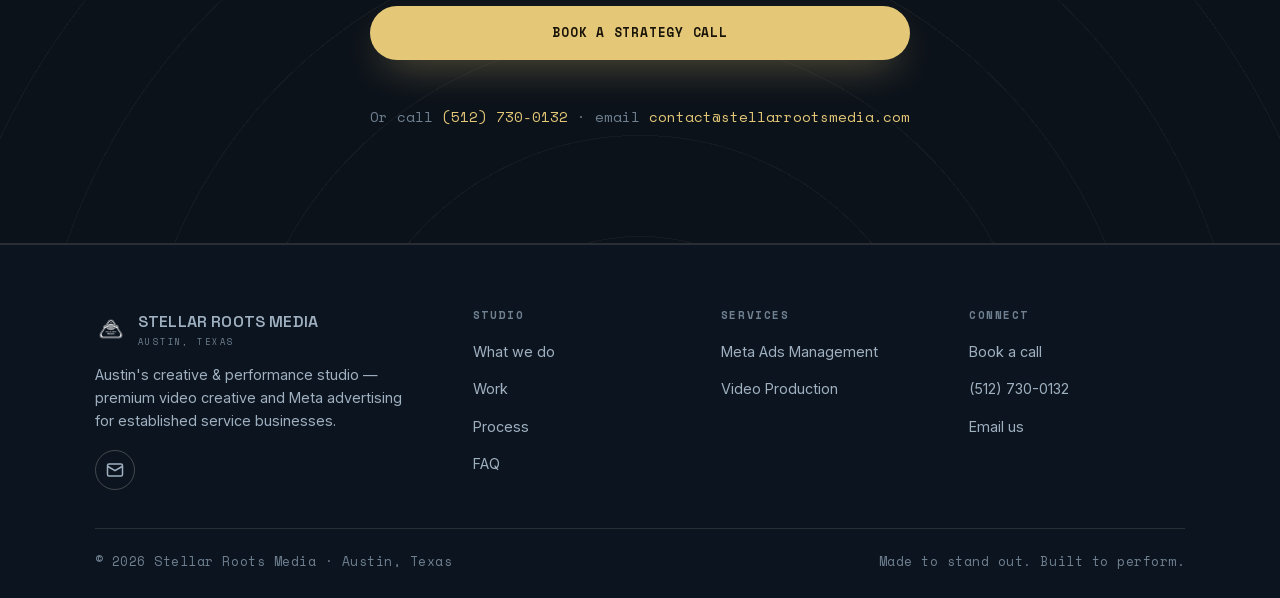
<file: about/index.html>
<!DOCTYPE html>
<html lang="en"><head><meta charset="UTF-8">
<title>Stellar Roots Media</title>
<meta name="robots" content="noindex, follow">
<link rel="canonical" href="https://stellarrootsmedia.com/#process">
<meta http-equiv="refresh" content="0; url=../#process">
<script>location.replace("../#process");</script>
<style>body{background:#090f17;color:#f1ead9;font-family:system-ui,sans-serif;display:grid;place-items:center;min-height:100vh;margin:0}a{color:#e4c878}</style>
</head><body><p>Redirecting to <a href="../#process">Stellar Roots Media</a>…</p></body></html>
</file>
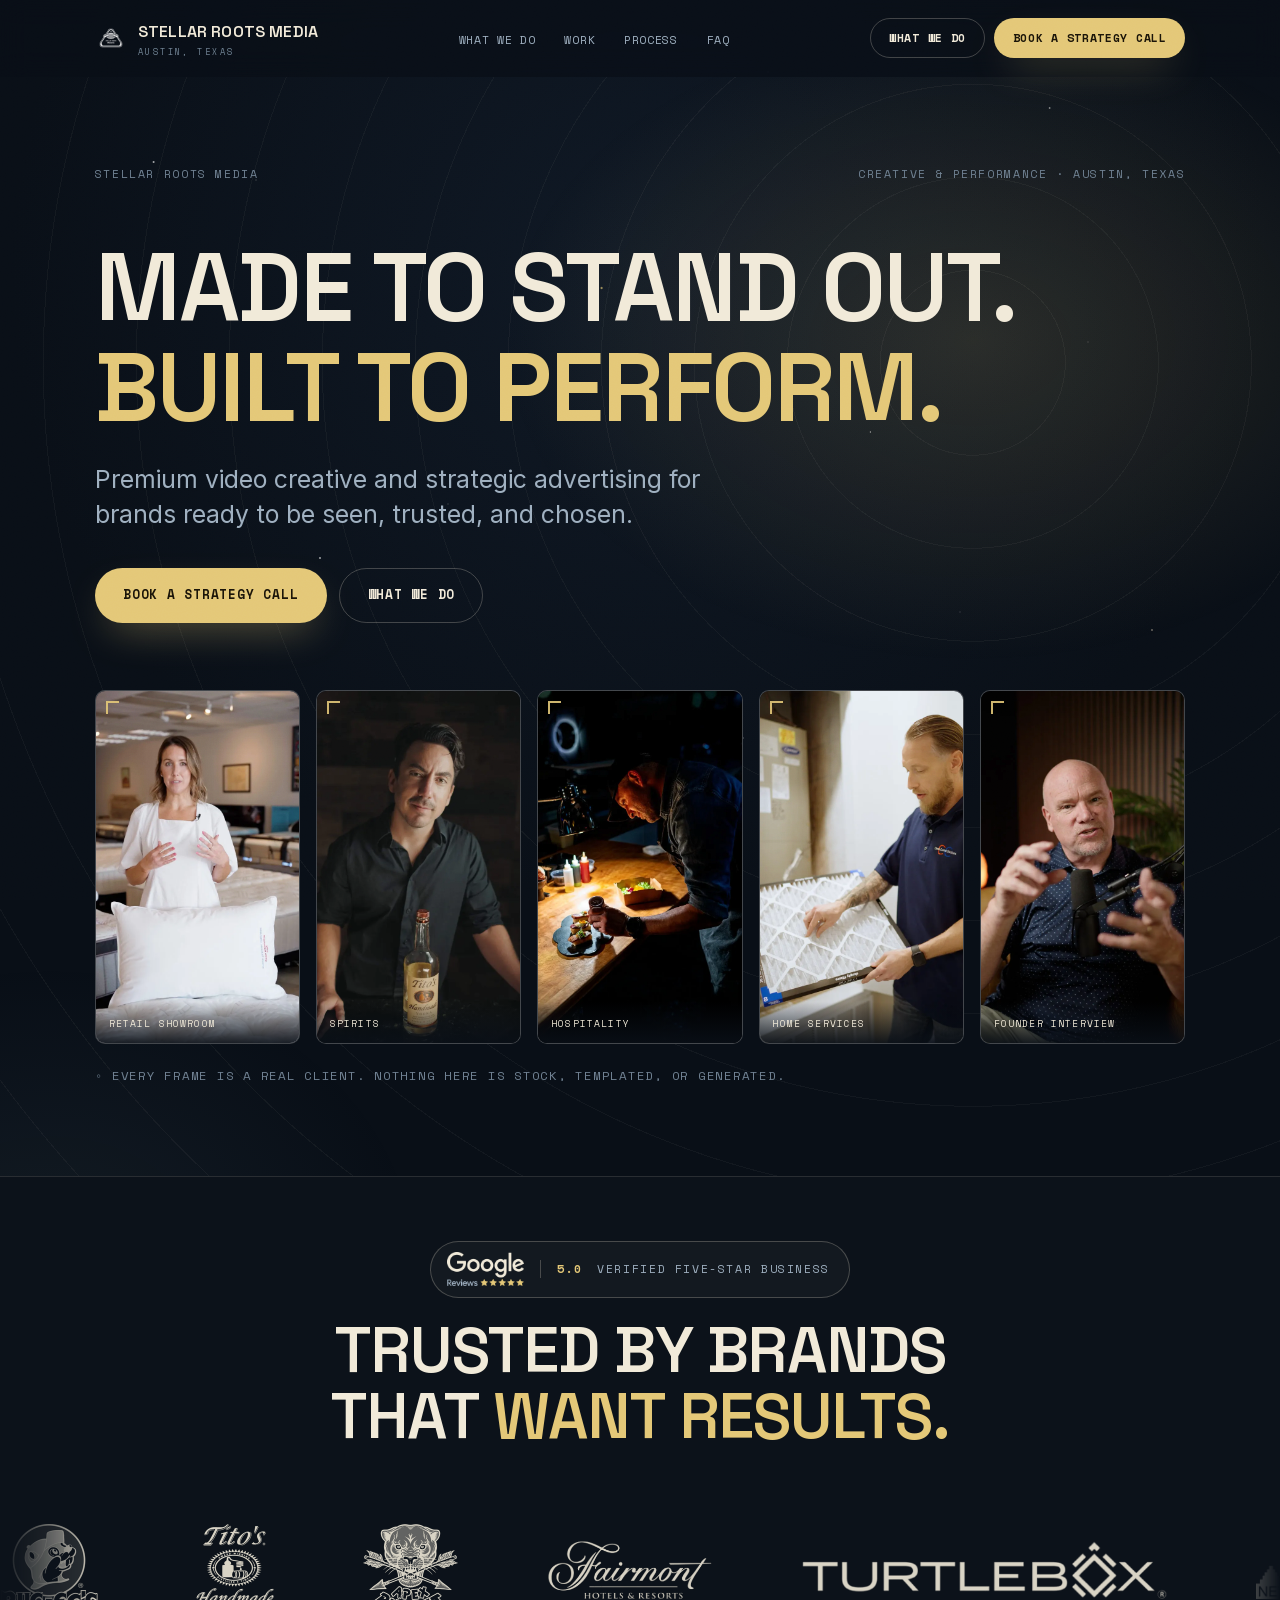
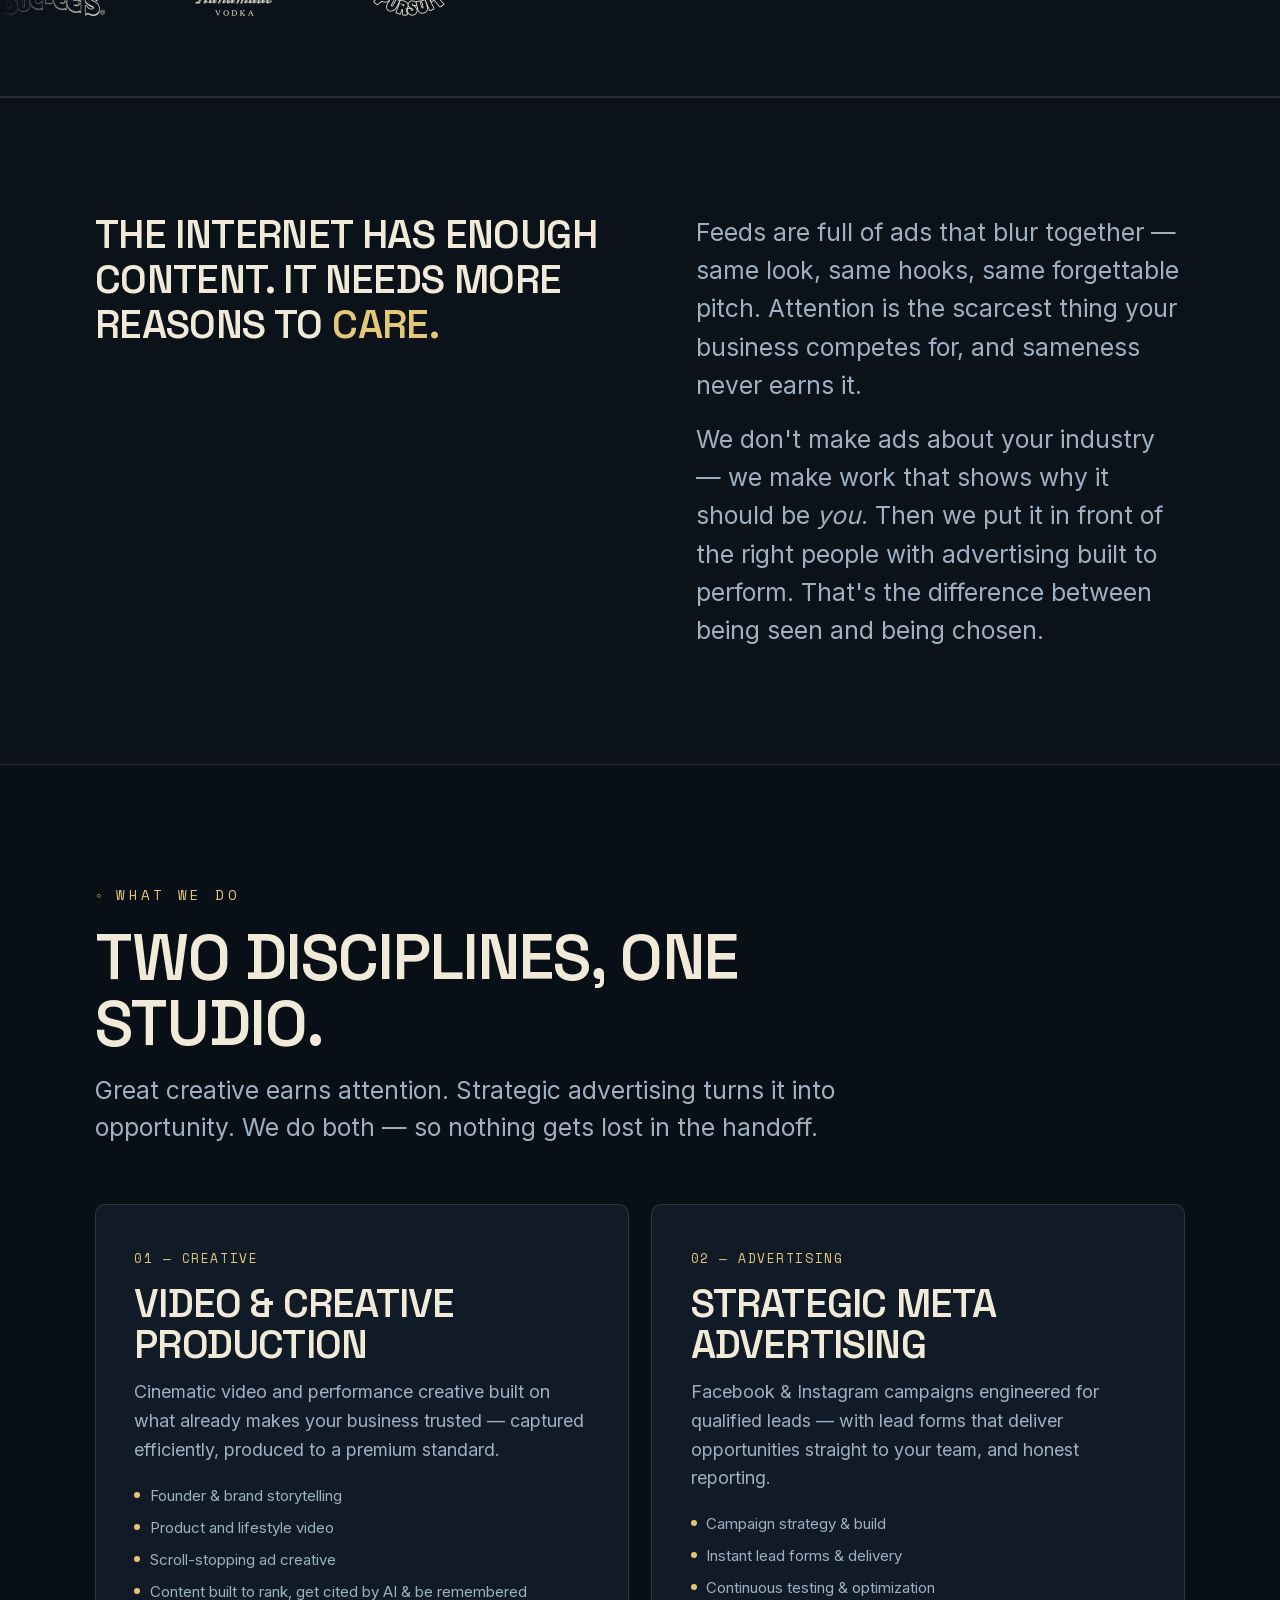
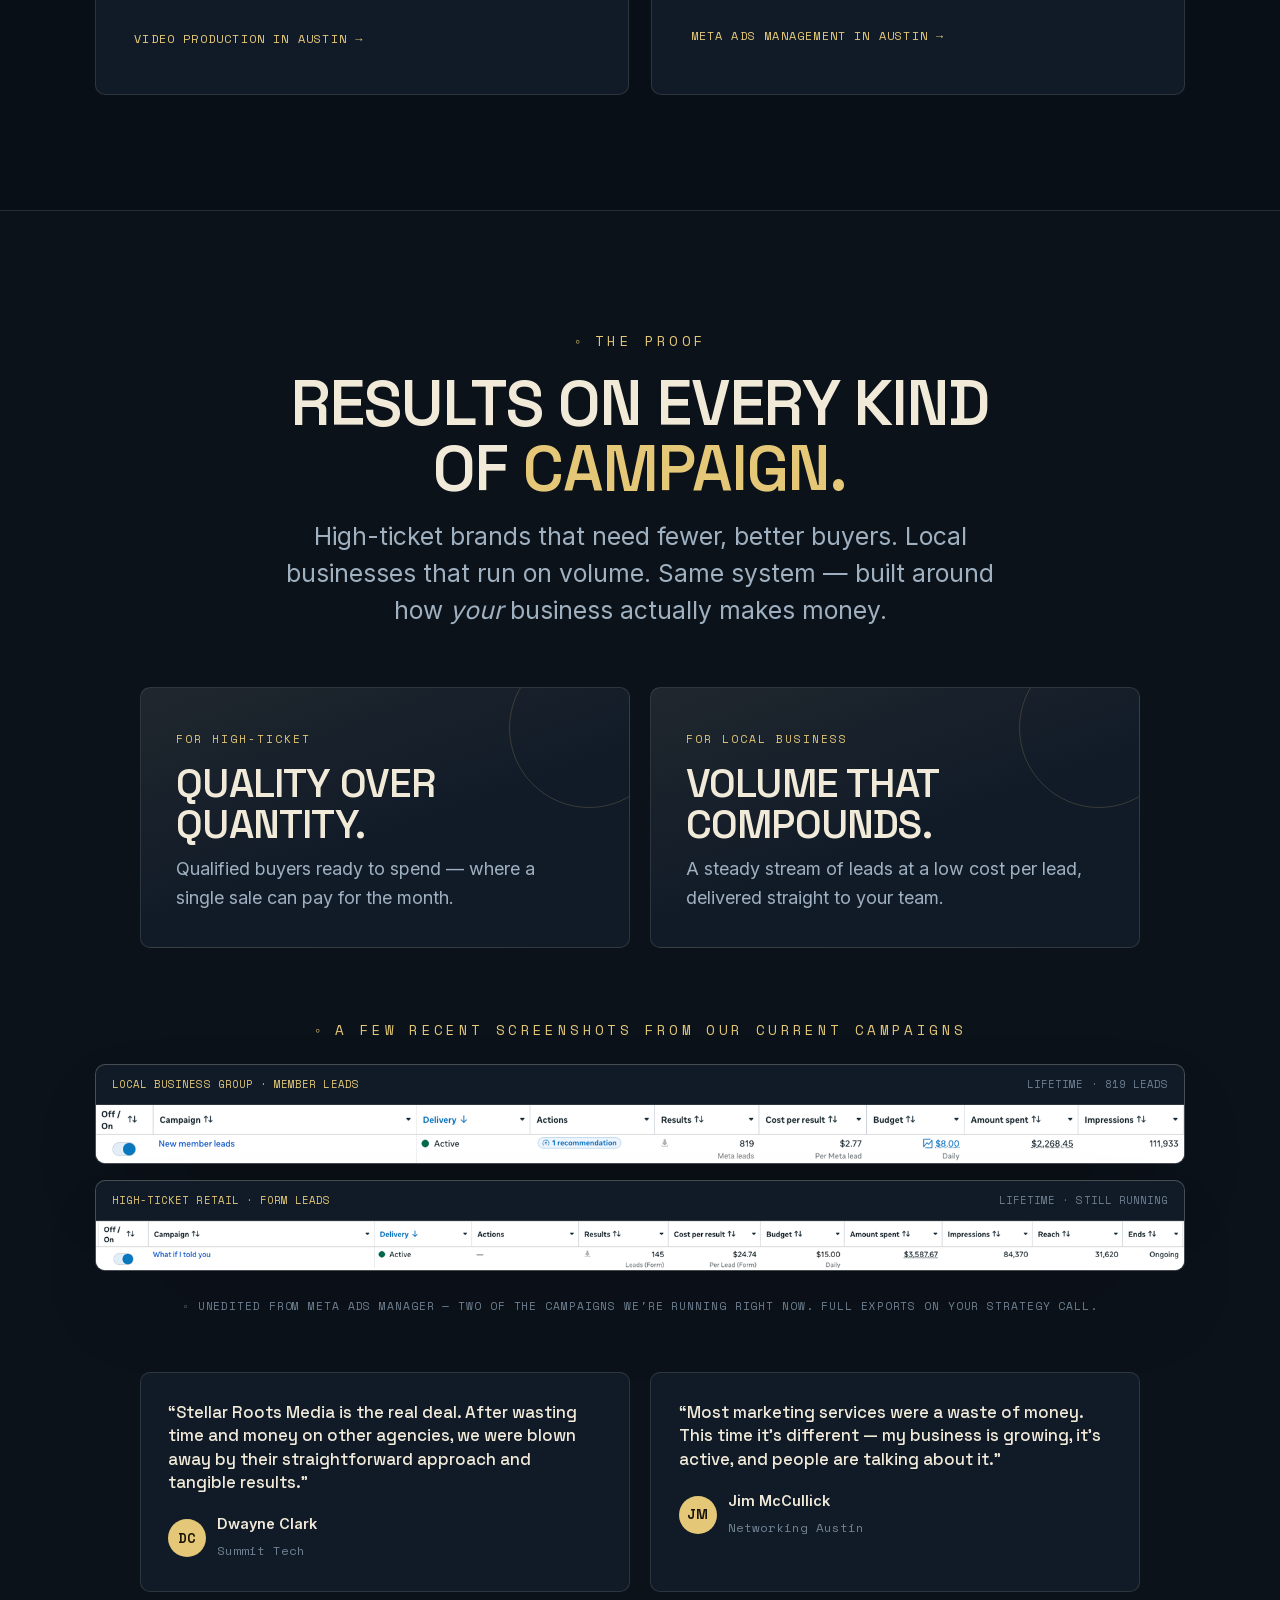
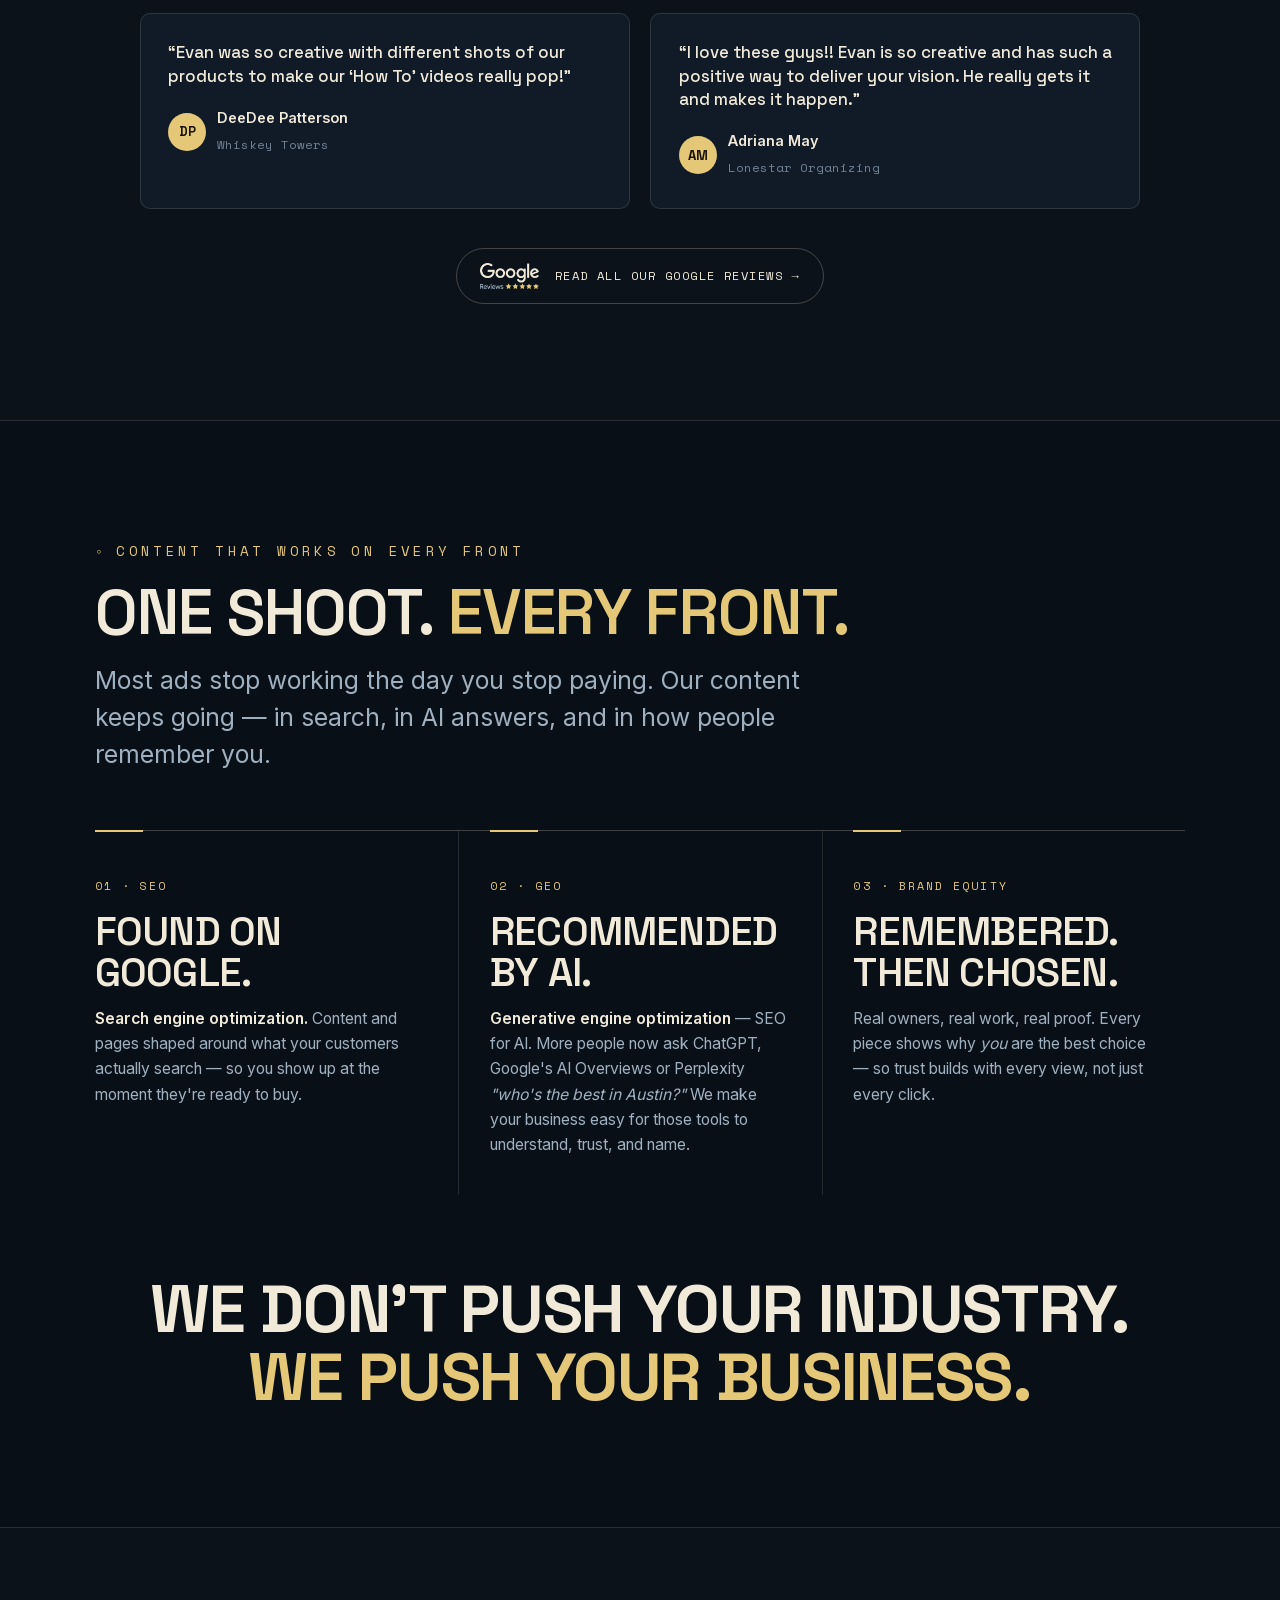
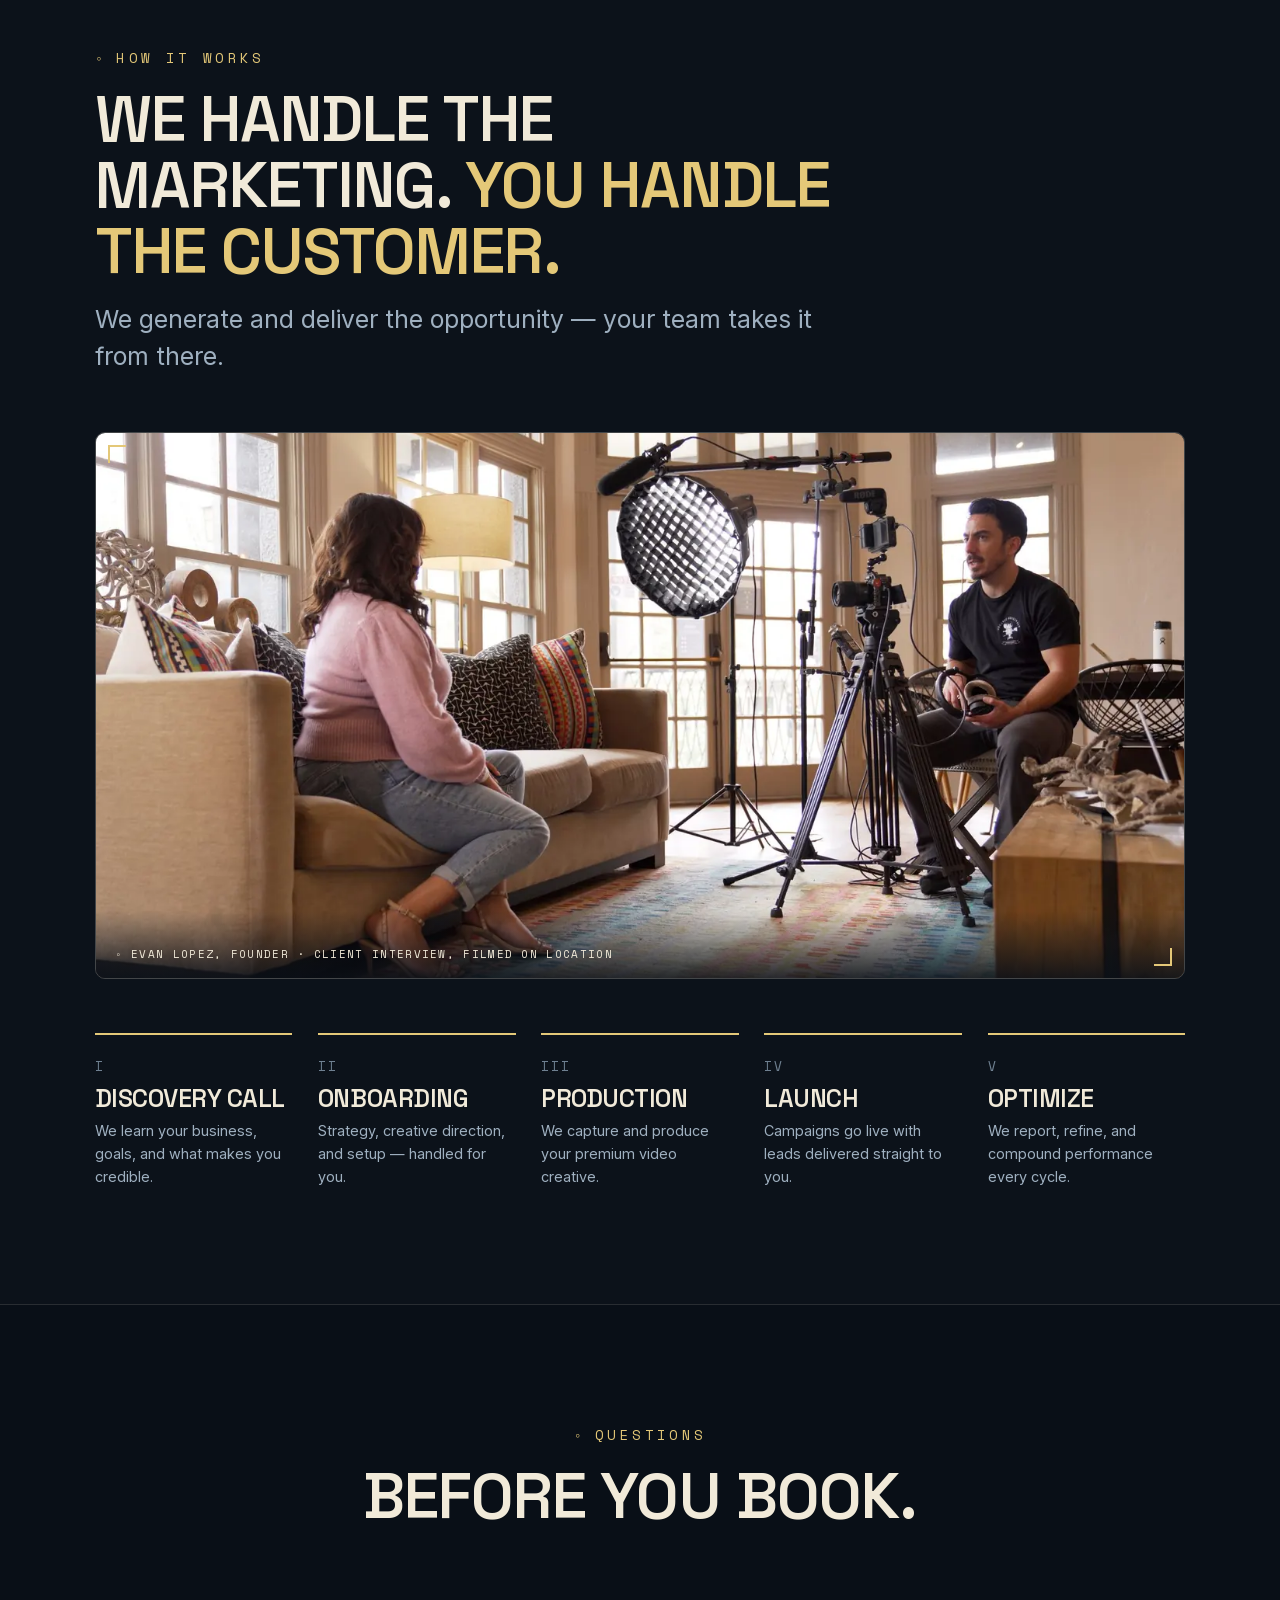
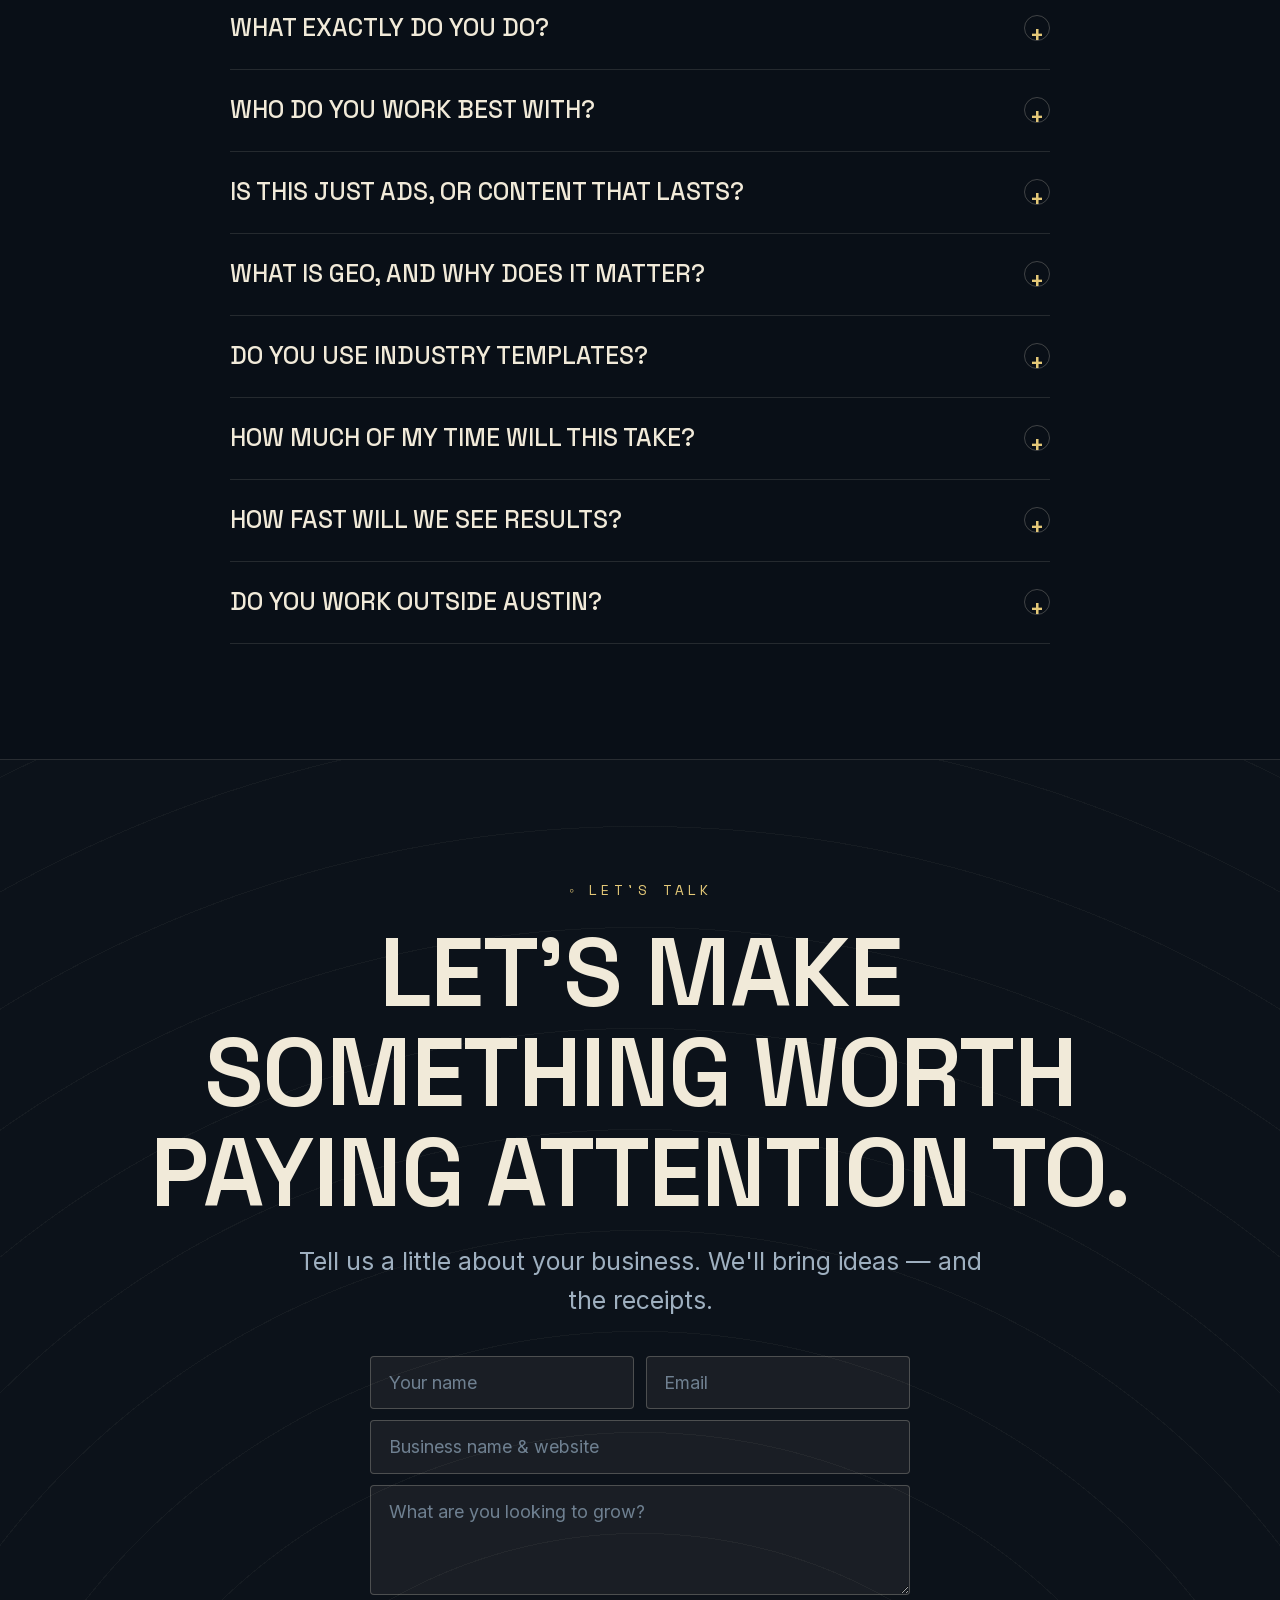
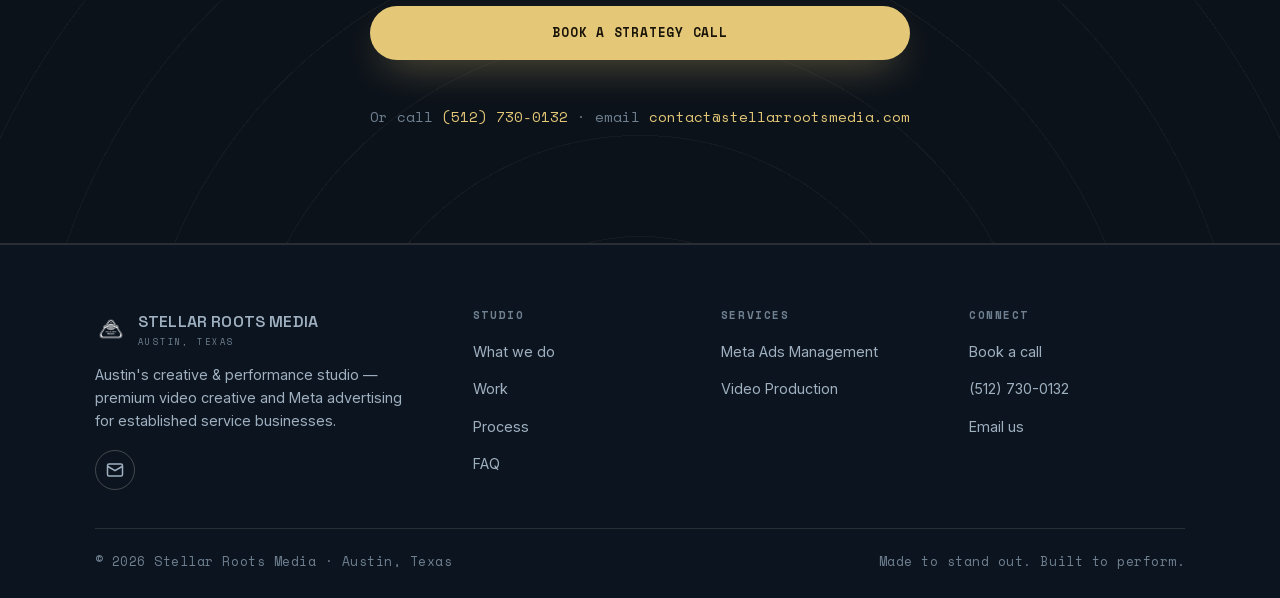
<file: blog/index.html>
<!DOCTYPE html>
<html lang="en"><head><meta charset="UTF-8">
<title>Stellar Roots Media</title>
<meta name="robots" content="noindex, follow">
<link rel="canonical" href="https://stellarrootsmedia.com/#every-front">
<meta http-equiv="refresh" content="0; url=../#every-front">
<script>location.replace("../#every-front");</script>
<style>body{background:#090f17;color:#f1ead9;font-family:system-ui,sans-serif;display:grid;place-items:center;min-height:100vh;margin:0}a{color:#e4c878}</style>
</head><body><p>Redirecting to <a href="../#every-front">Stellar Roots Media</a>…</p></body></html>
</file>
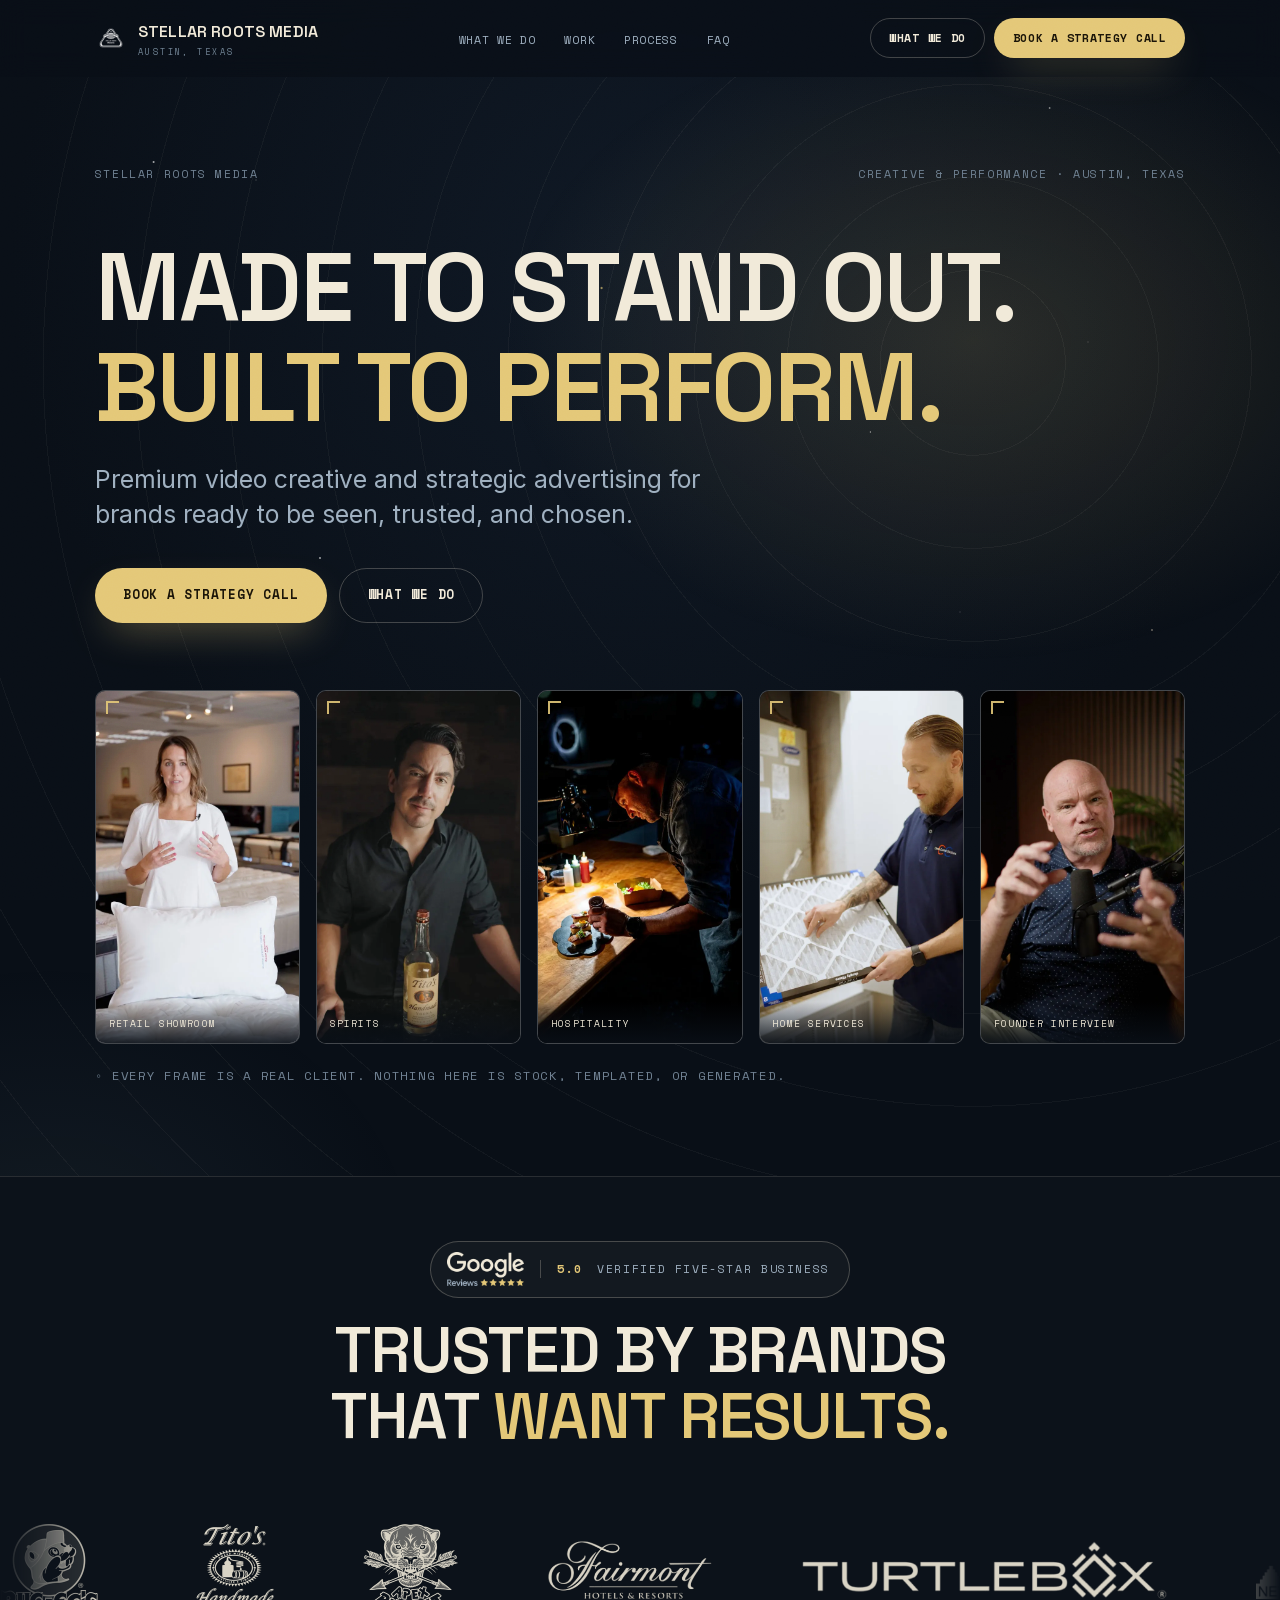
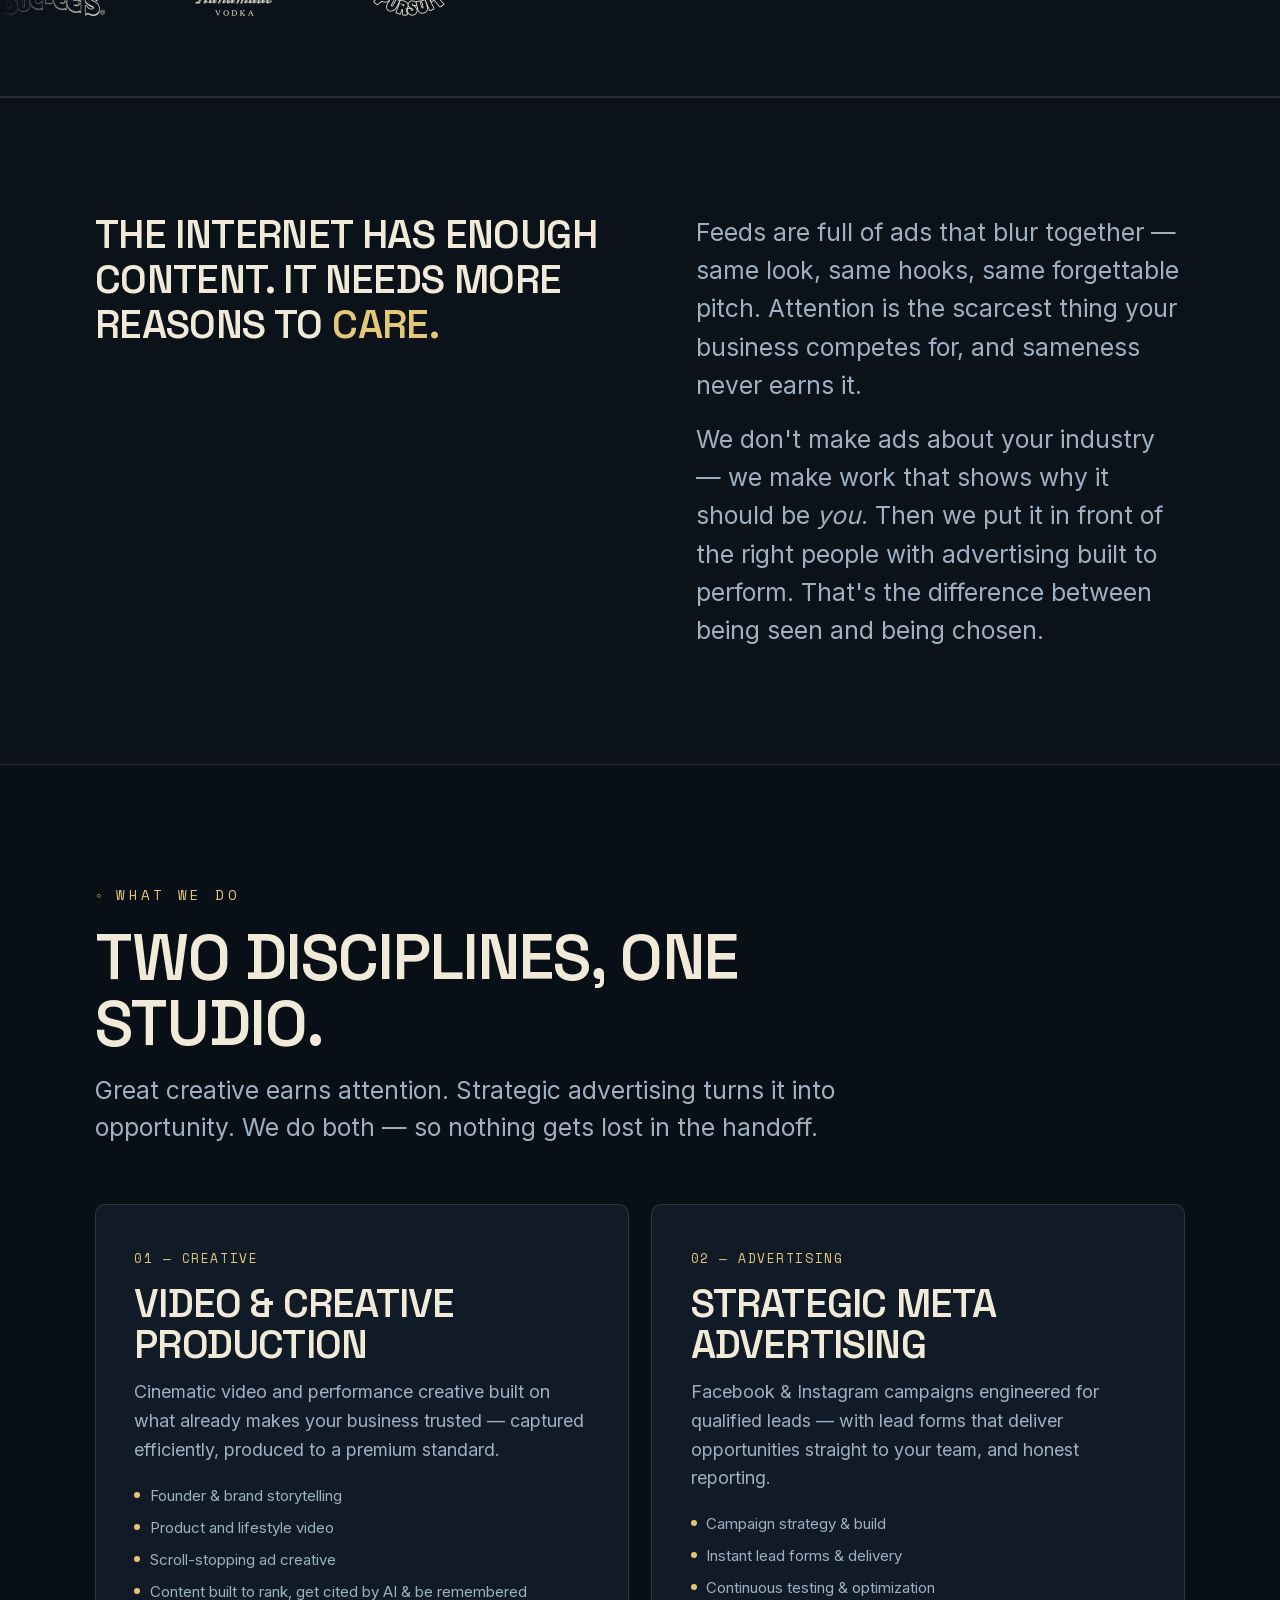
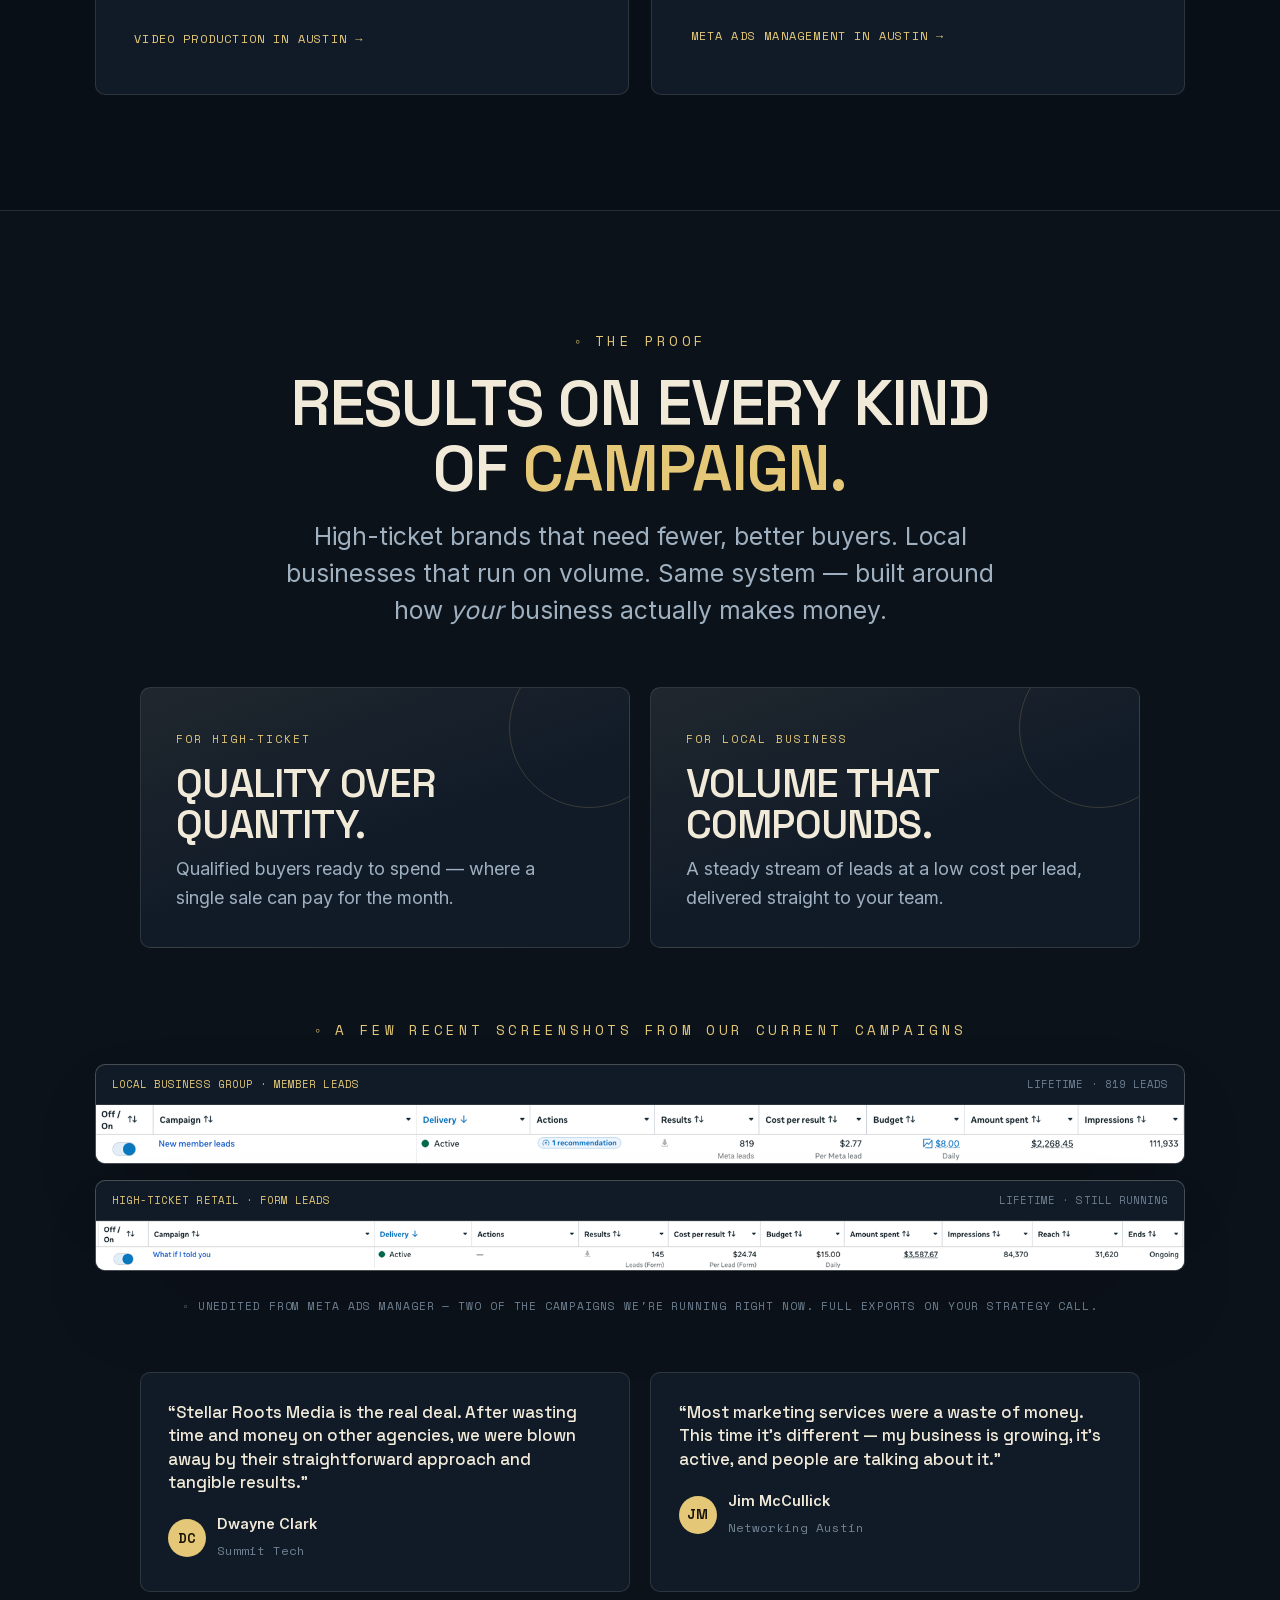
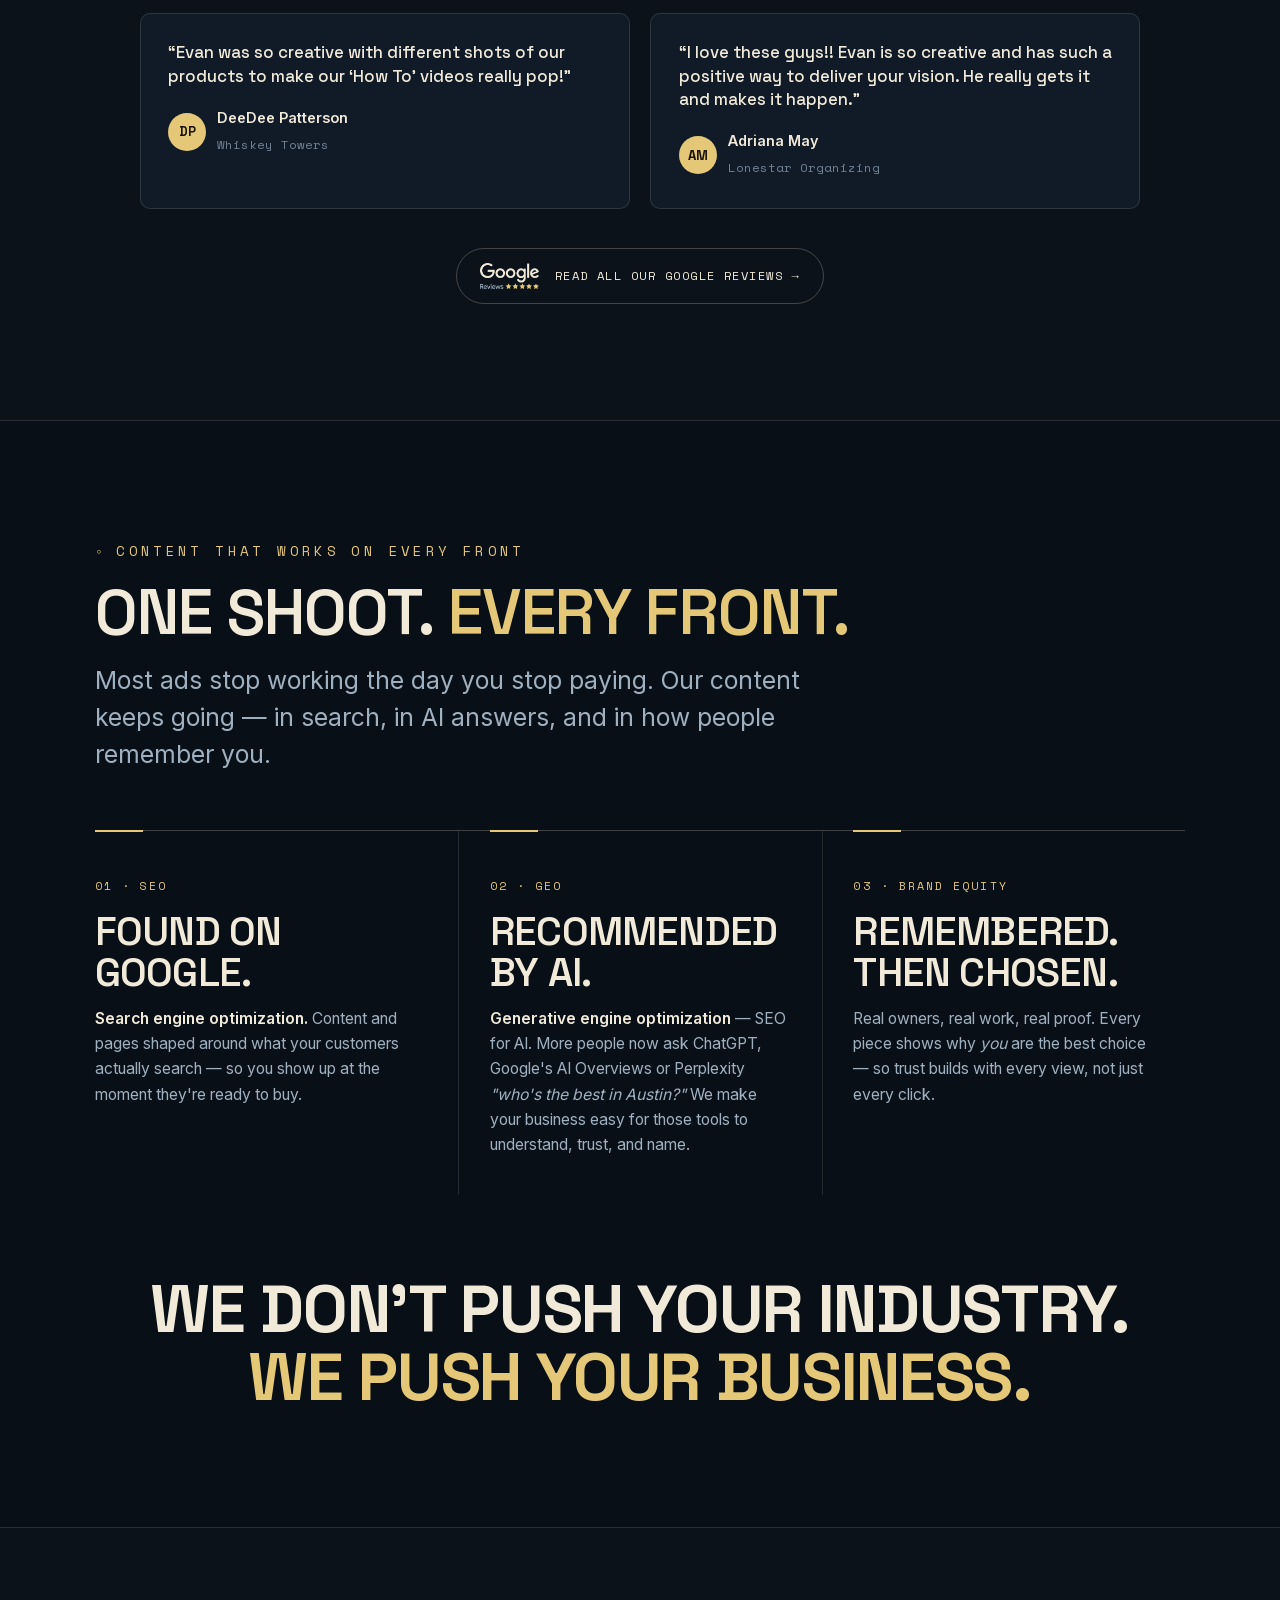
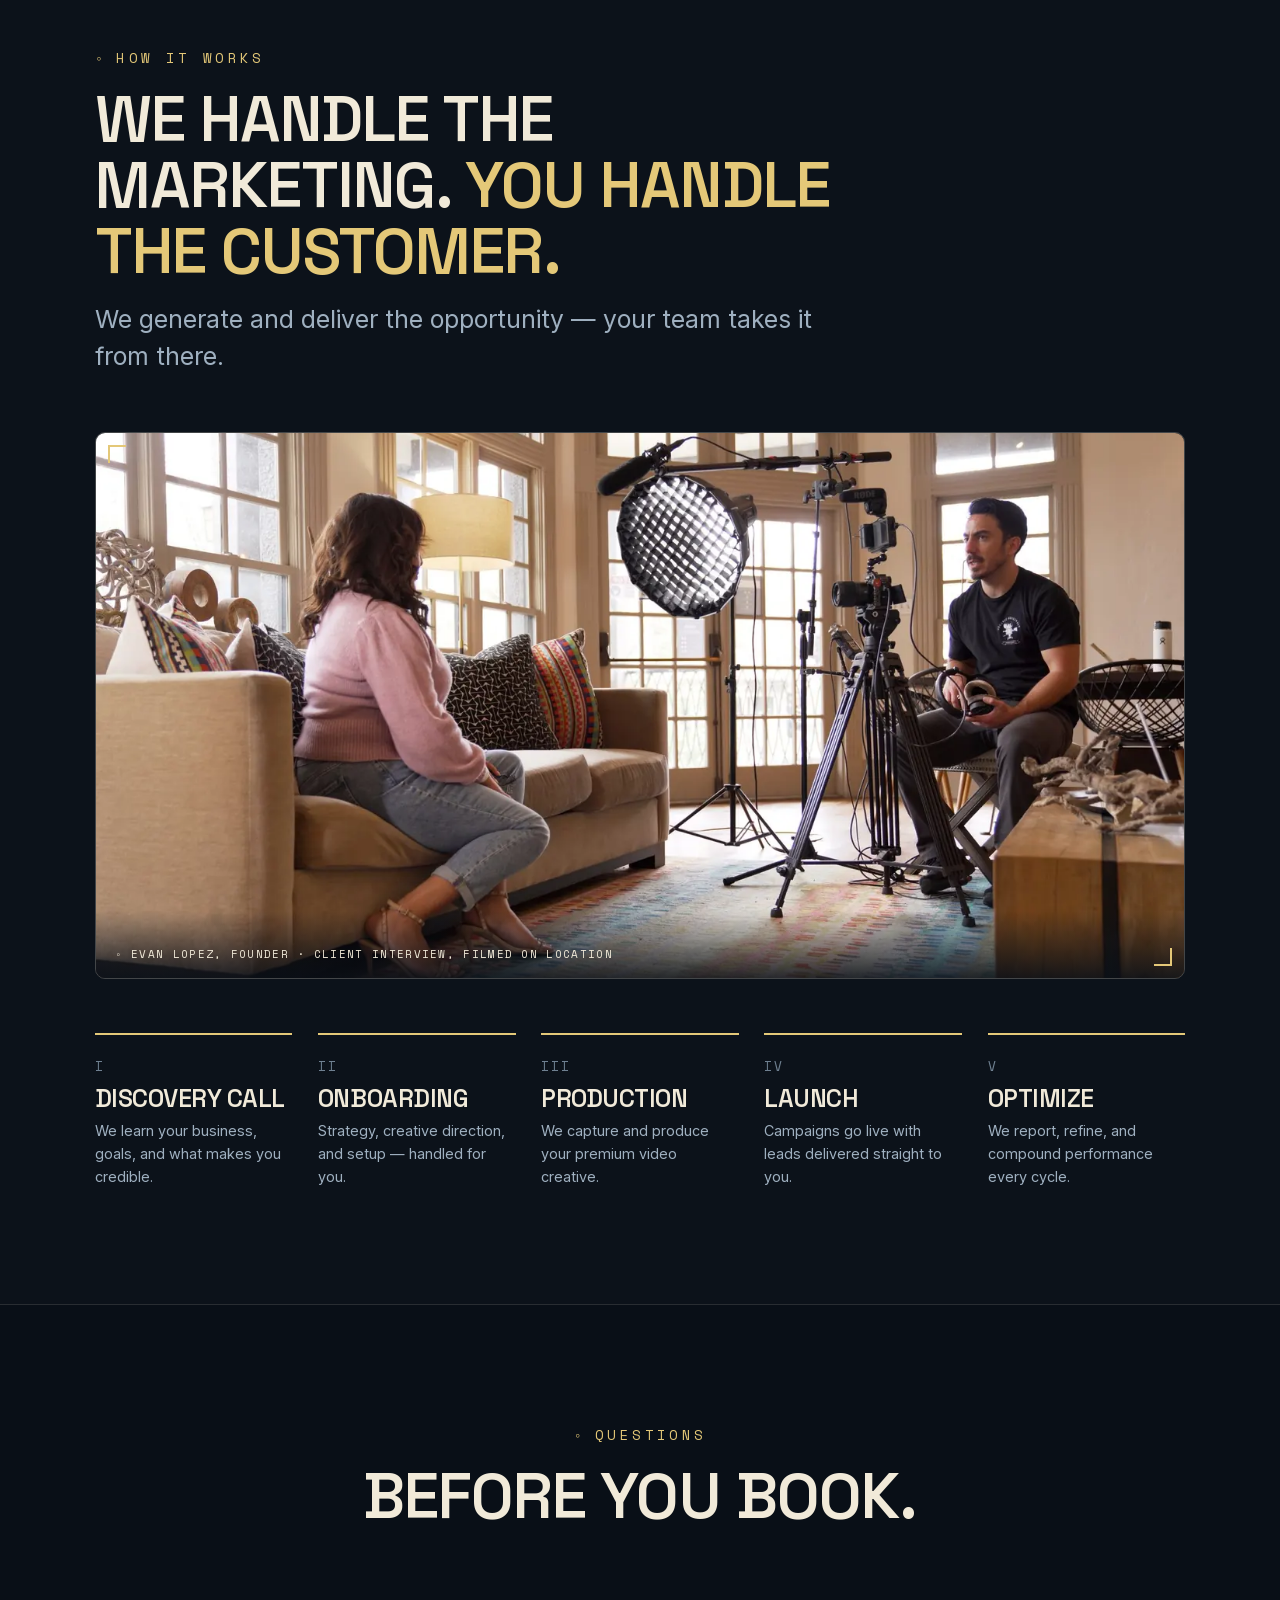
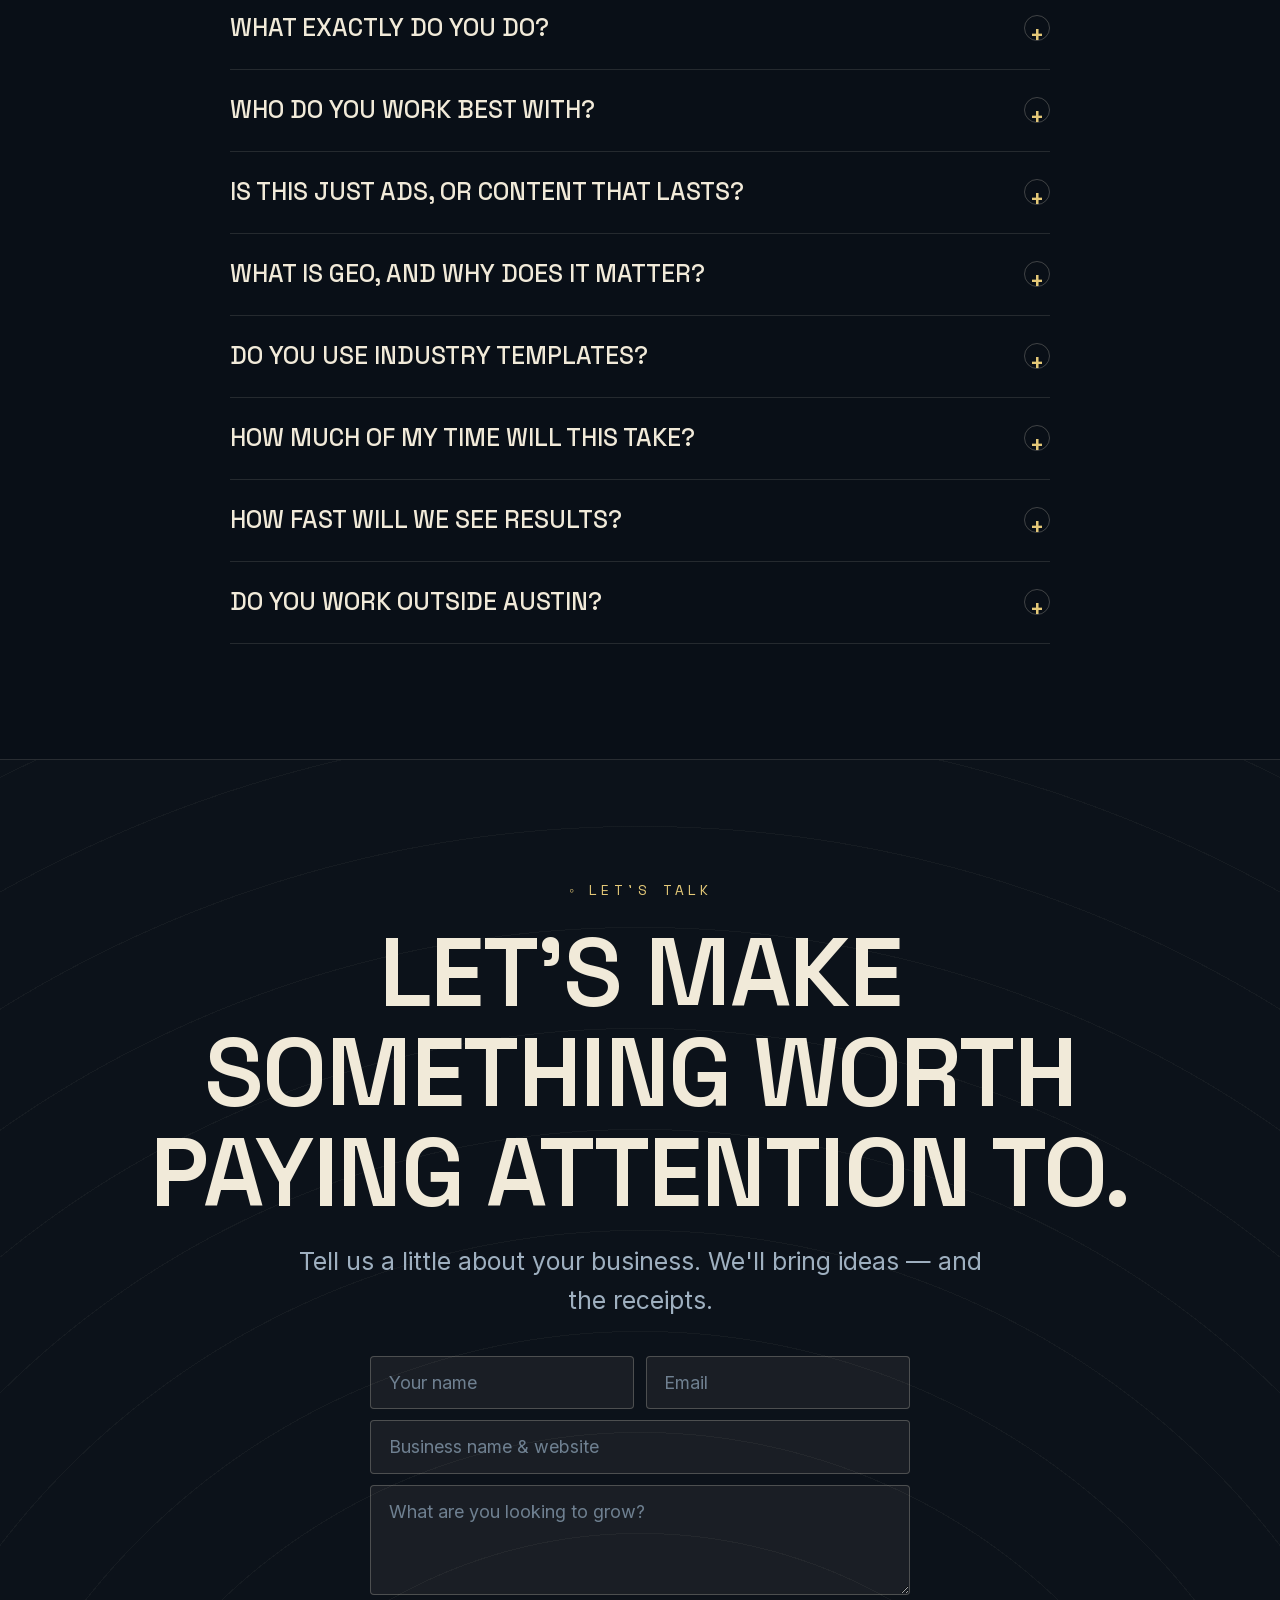
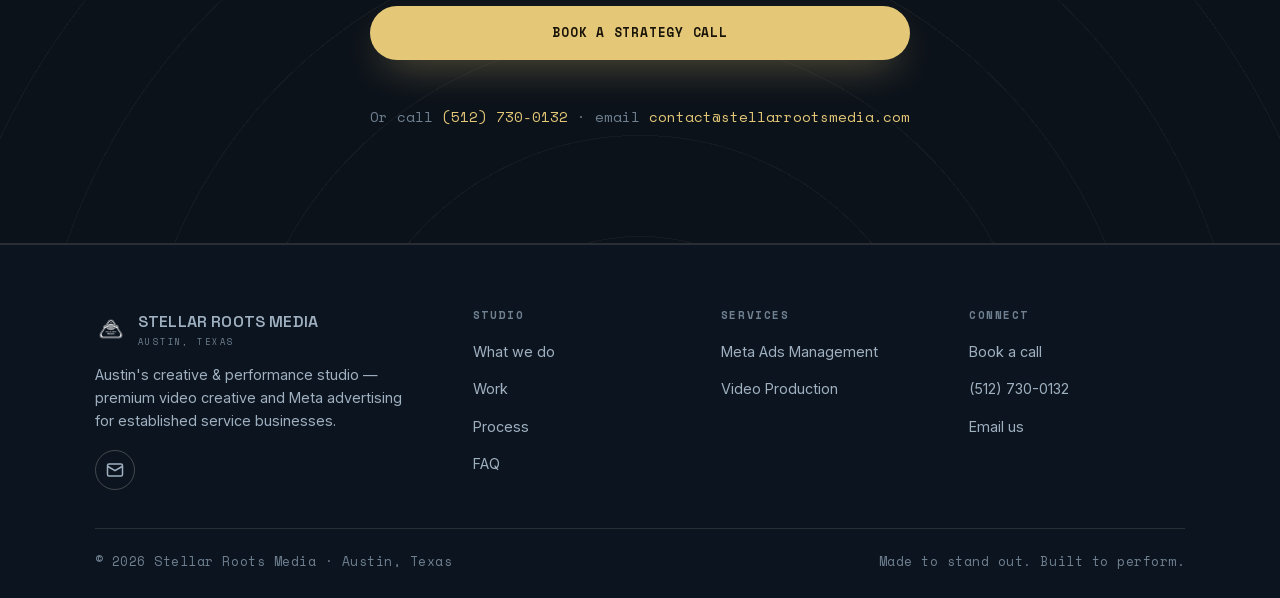
<file: contact/index.html>
<!DOCTYPE html>
<html lang="en"><head><meta charset="UTF-8">
<title>Stellar Roots Media</title>
<meta name="robots" content="noindex, follow">
<link rel="canonical" href="https://stellarrootsmedia.com/#contact">
<meta http-equiv="refresh" content="0; url=../#contact">
<script>location.replace("../#contact");</script>
<style>body{background:#090f17;color:#f1ead9;font-family:system-ui,sans-serif;display:grid;place-items:center;min-height:100vh;margin:0}a{color:#e4c878}</style>
</head><body><p>Redirecting to <a href="../#contact">Stellar Roots Media</a>…</p></body></html>
</file>
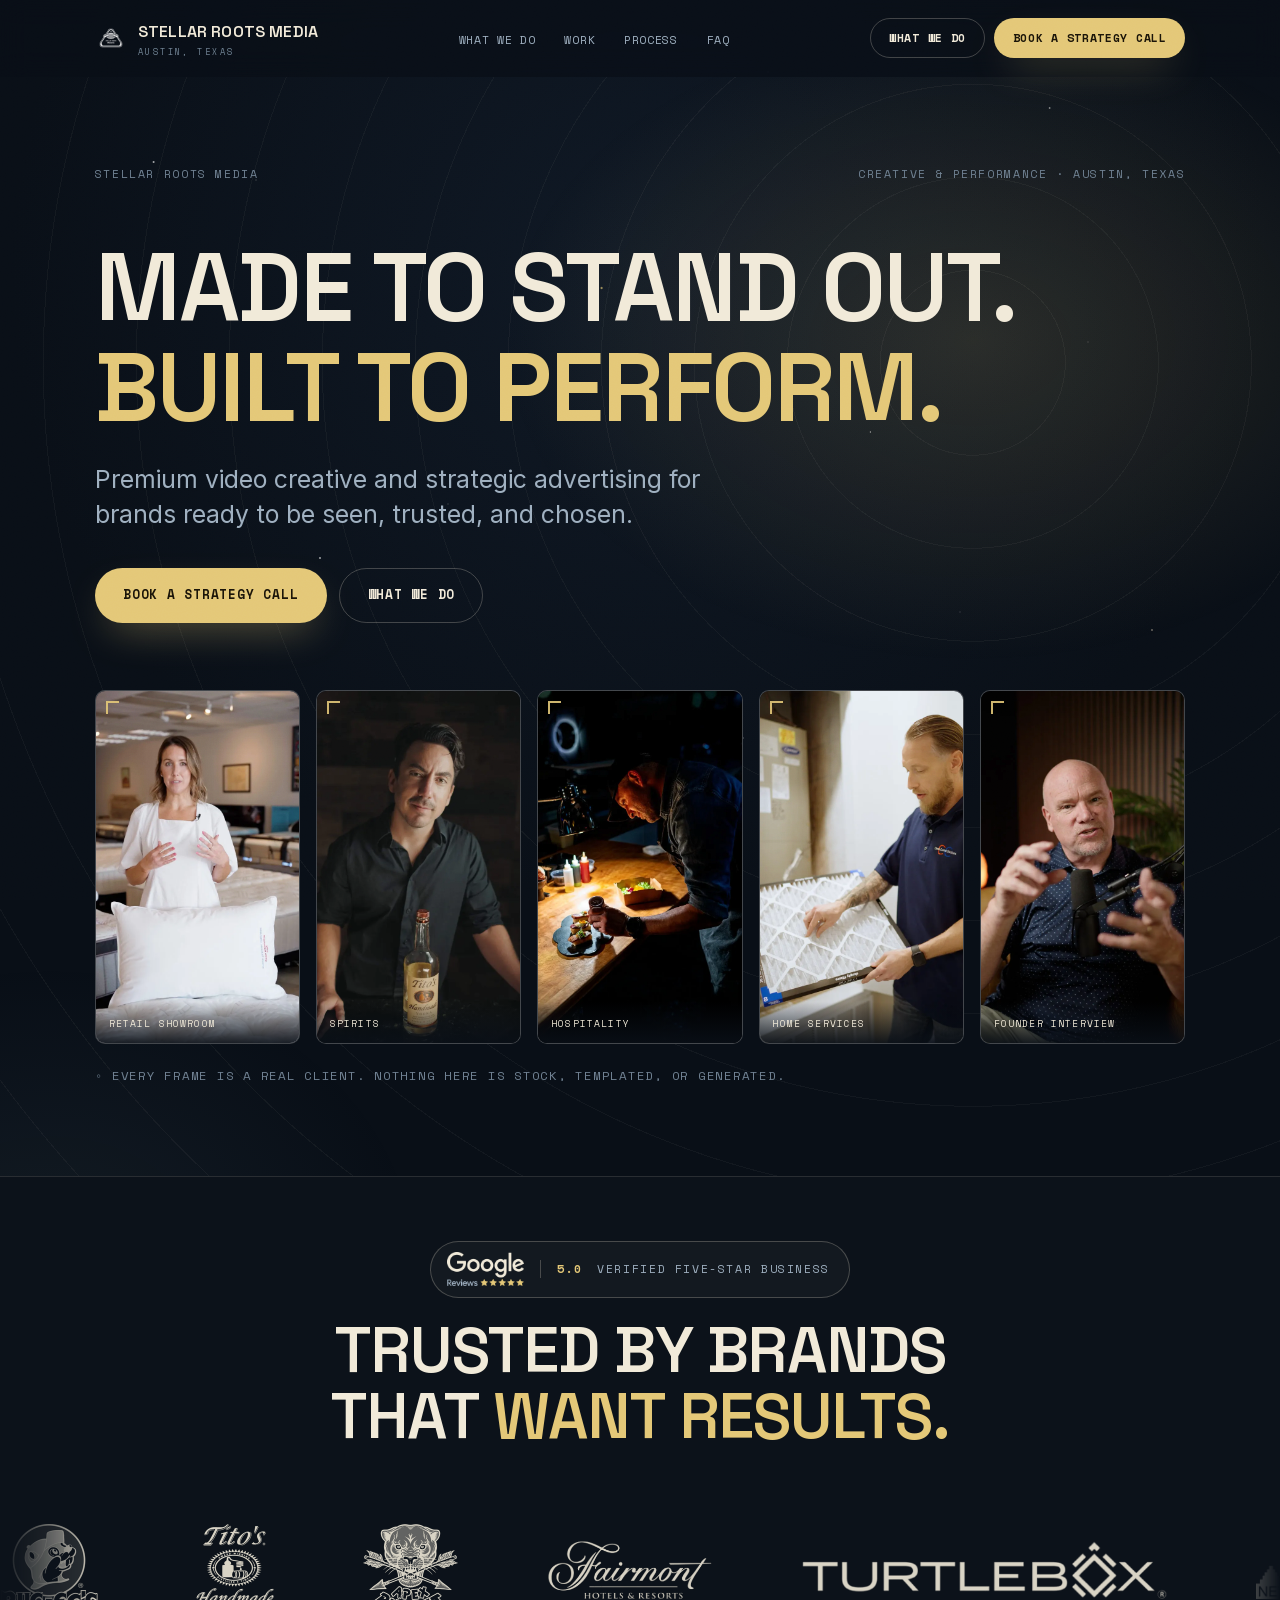
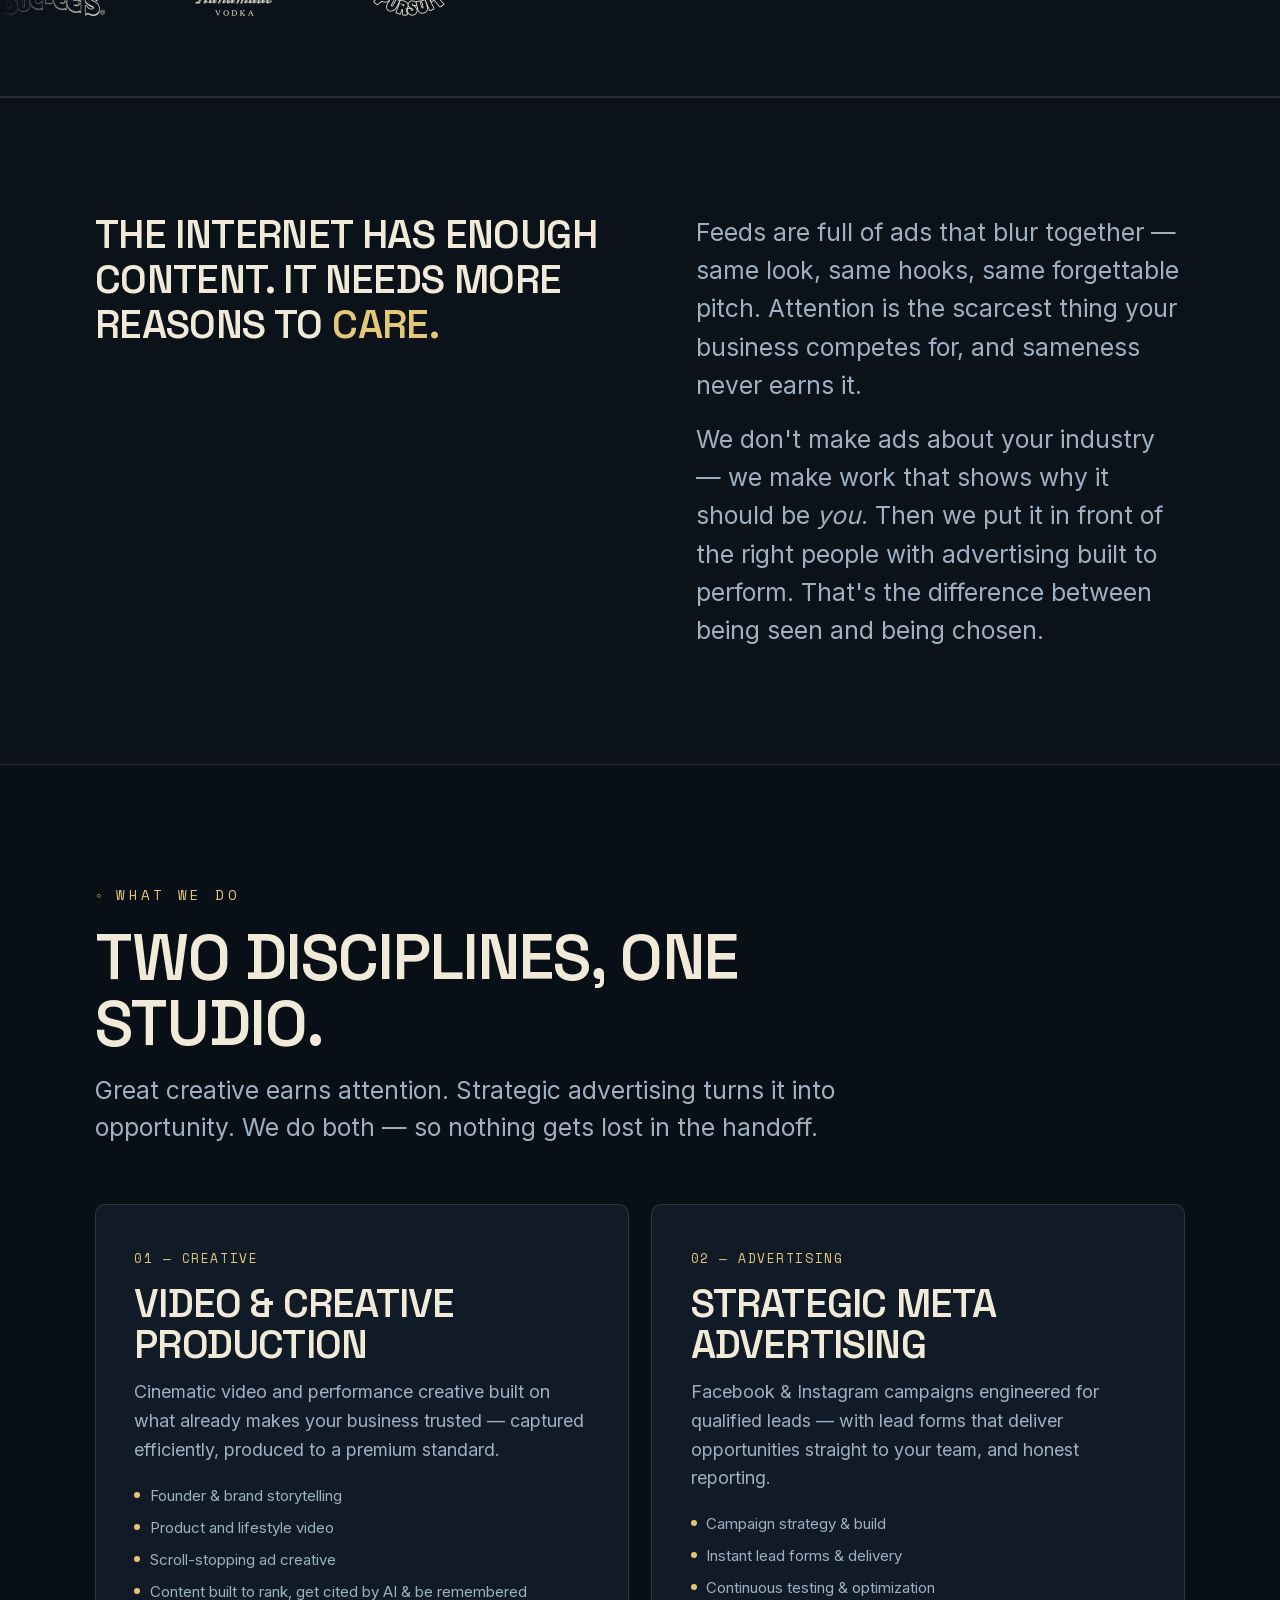
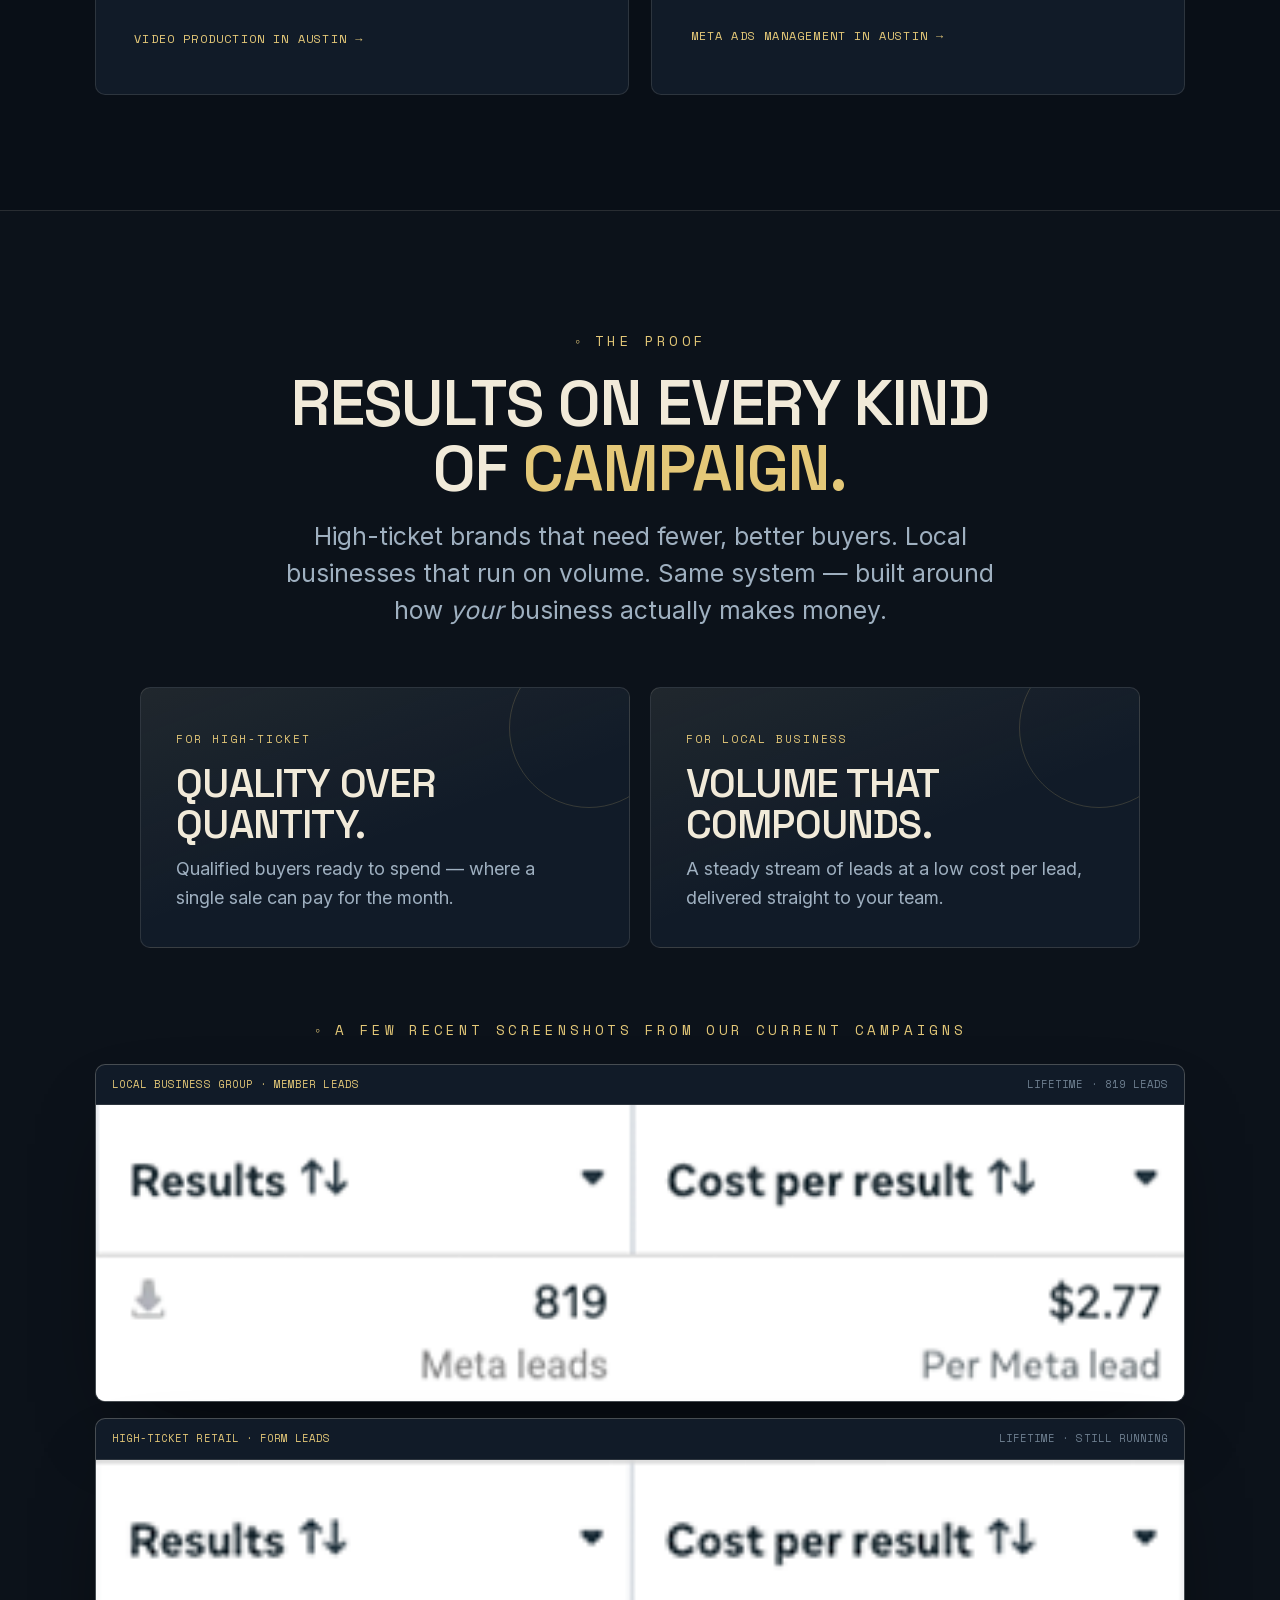
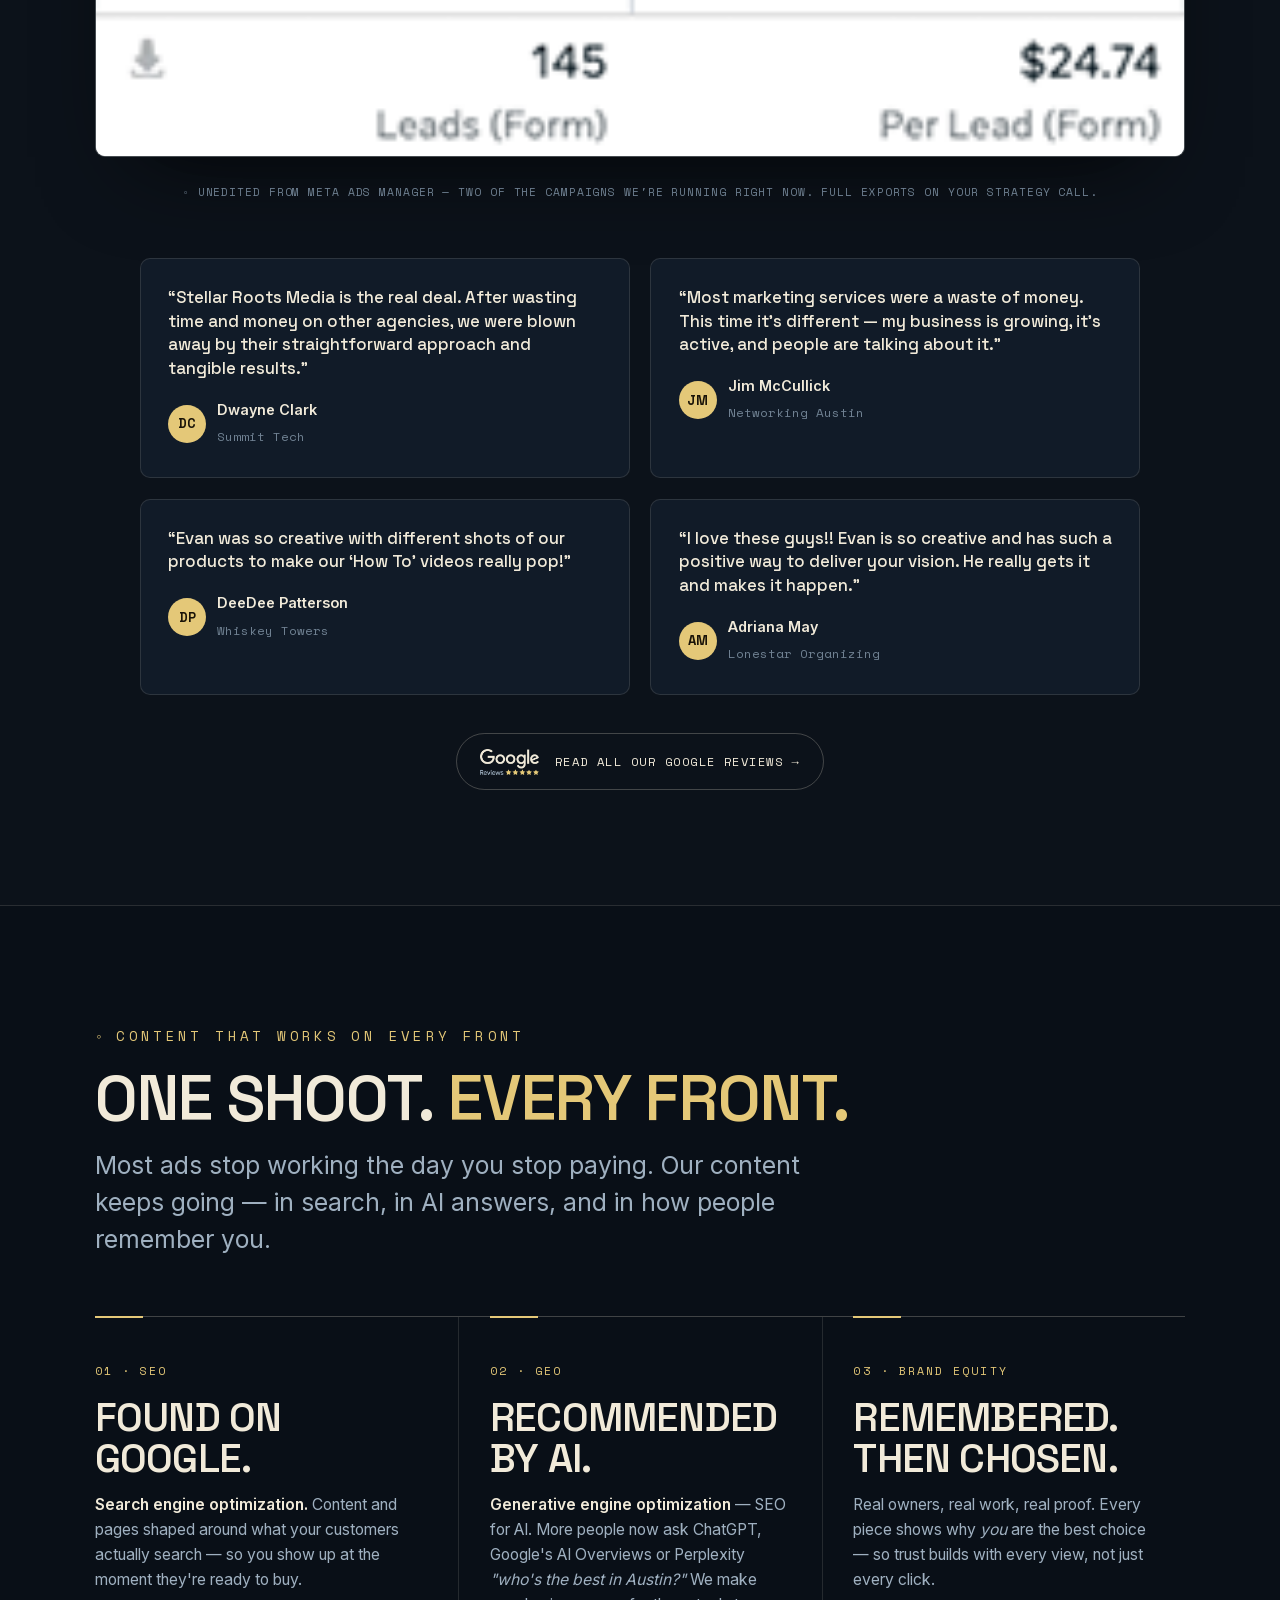
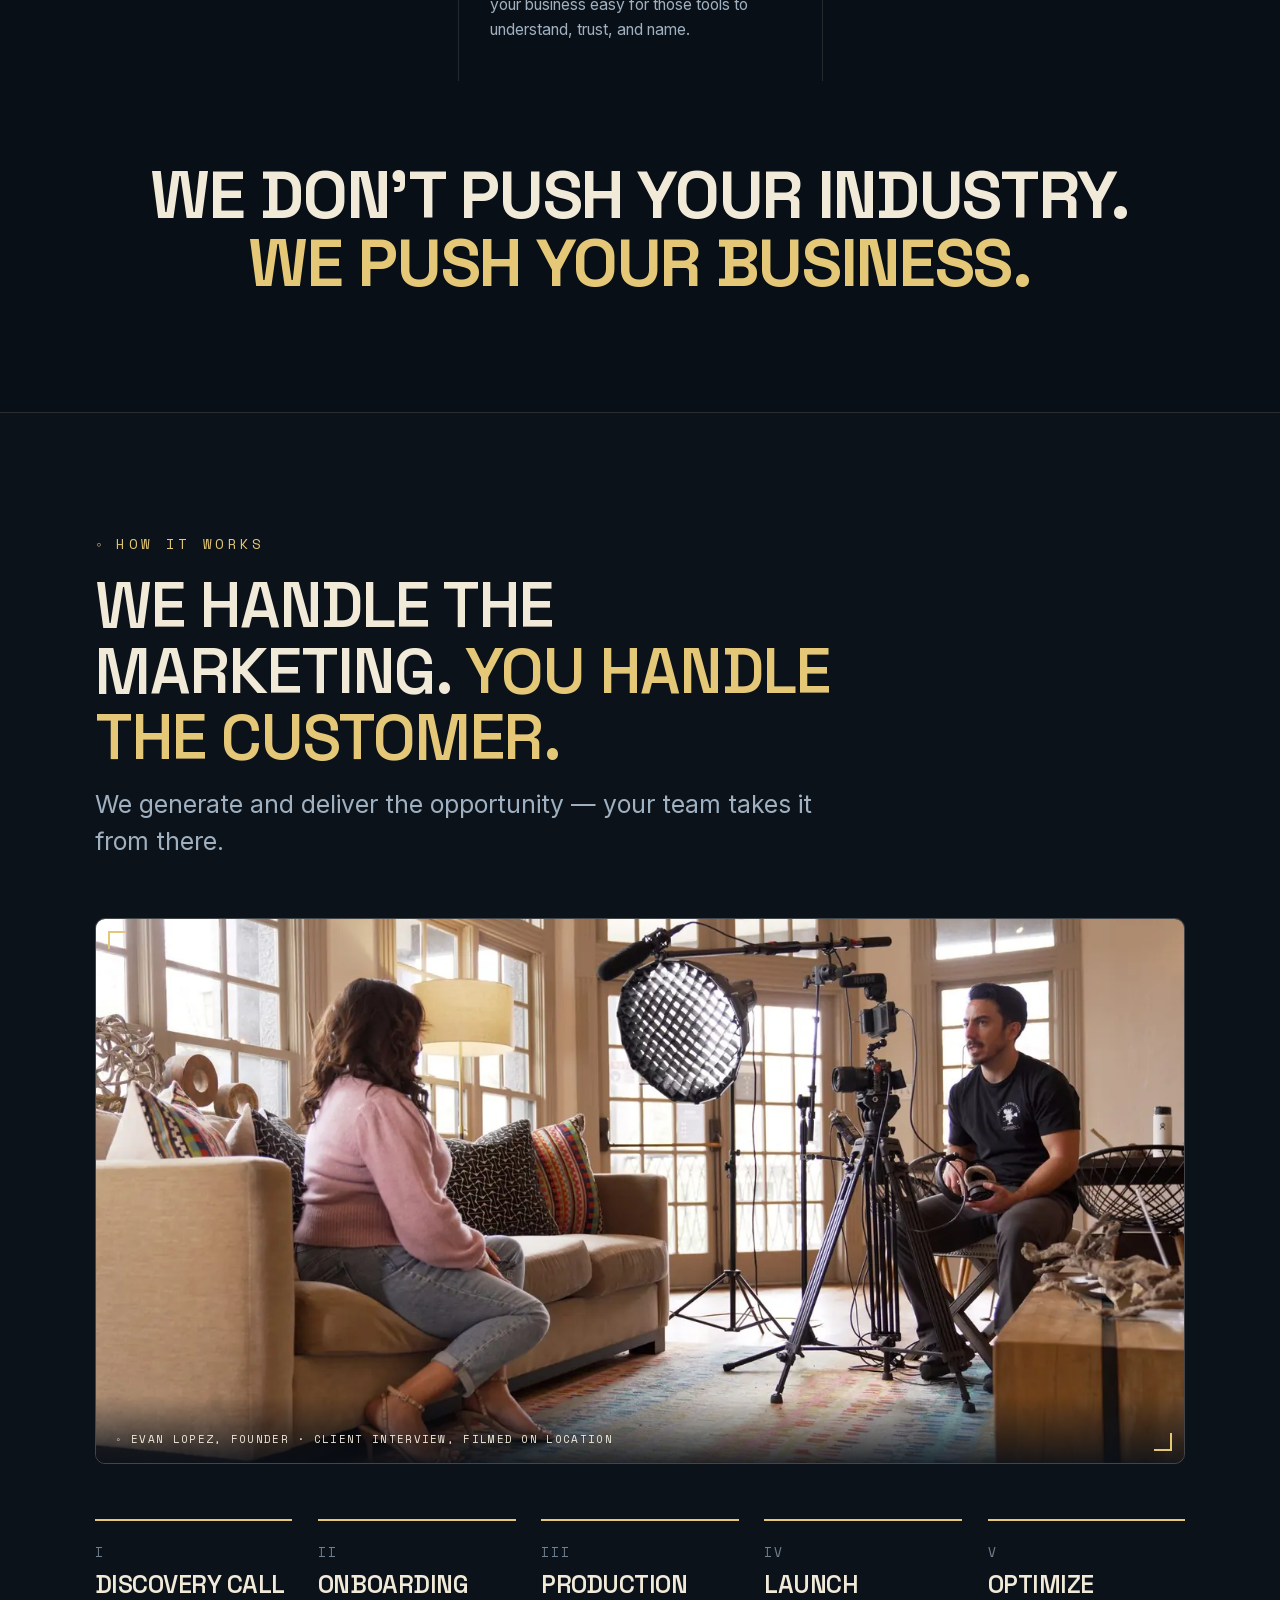
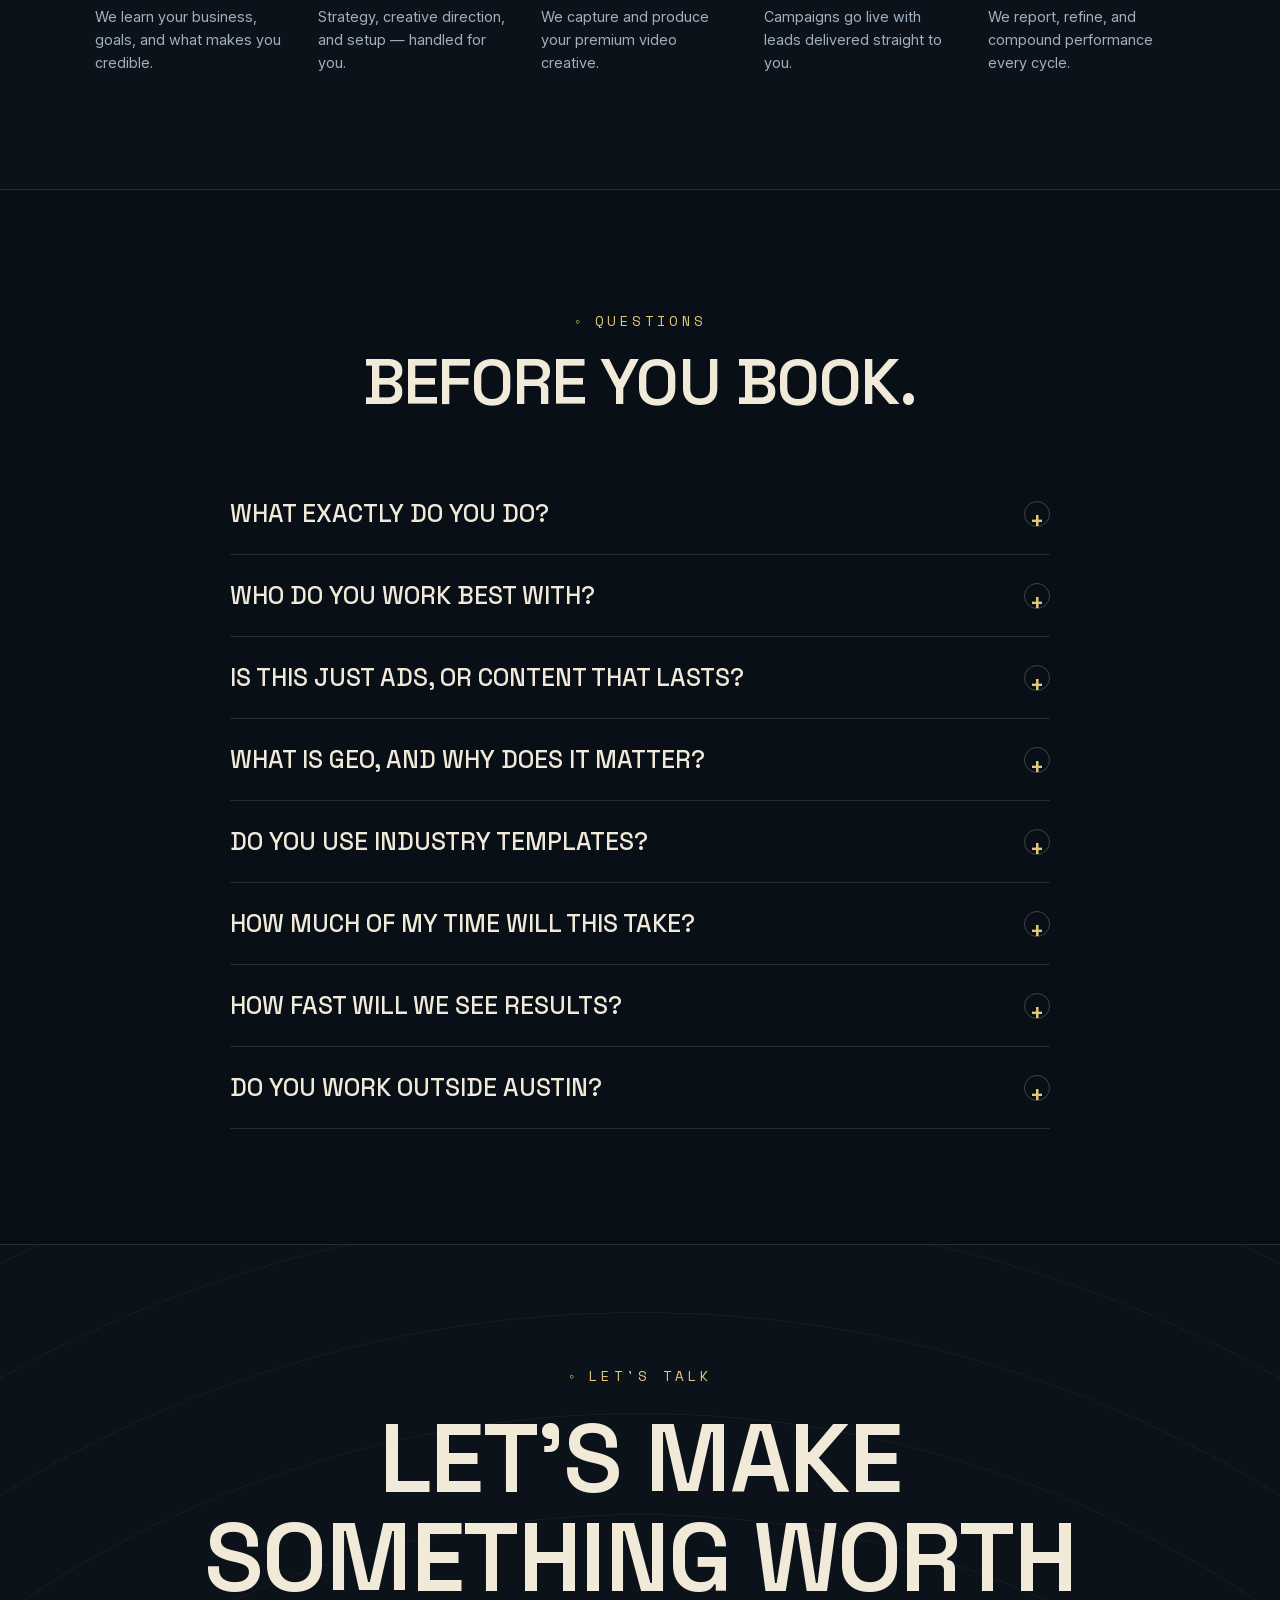
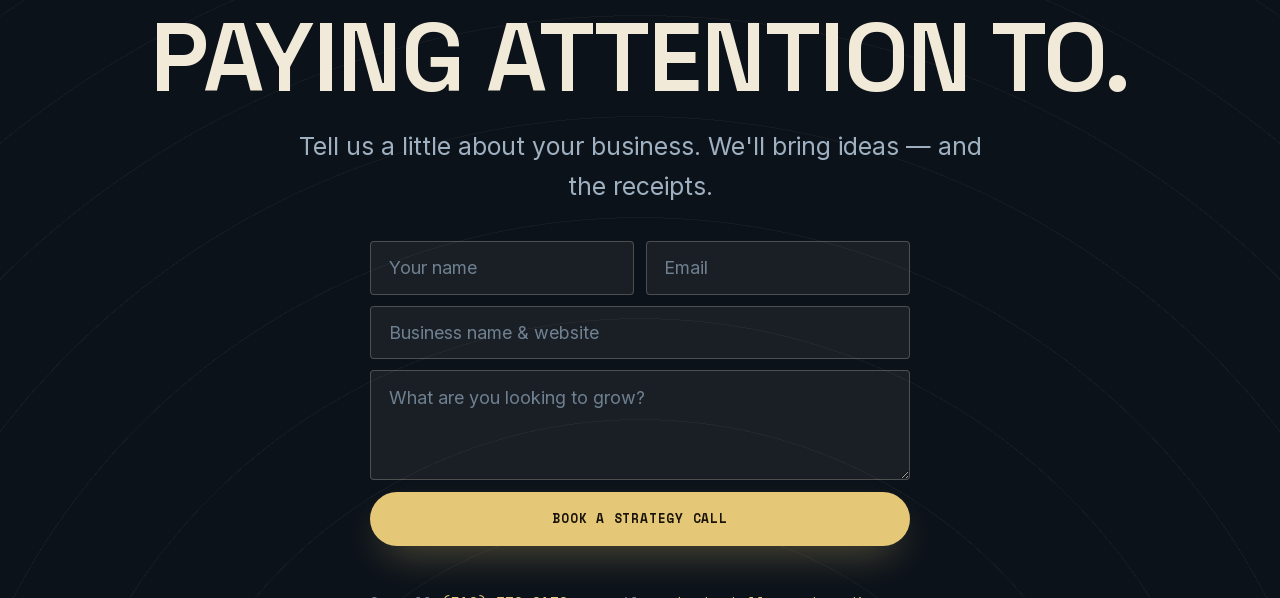
<file: global-styles/index.html>
<!DOCTYPE html>
<html lang="en"><head><meta charset="UTF-8">
<title>Stellar Roots Media</title>
<meta name="robots" content="noindex, follow">
<link rel="canonical" href="https://stellarrootsmedia.com/">
<meta http-equiv="refresh" content="0; url=../">
<script>location.replace("../");</script>
<style>body{background:#090f17;color:#f1ead9;font-family:system-ui,sans-serif;display:grid;place-items:center;min-height:100vh;margin:0}a{color:#e4c878}</style>
</head><body><p>Redirecting to <a href="../">Stellar Roots Media</a>…</p></body></html>
</file>
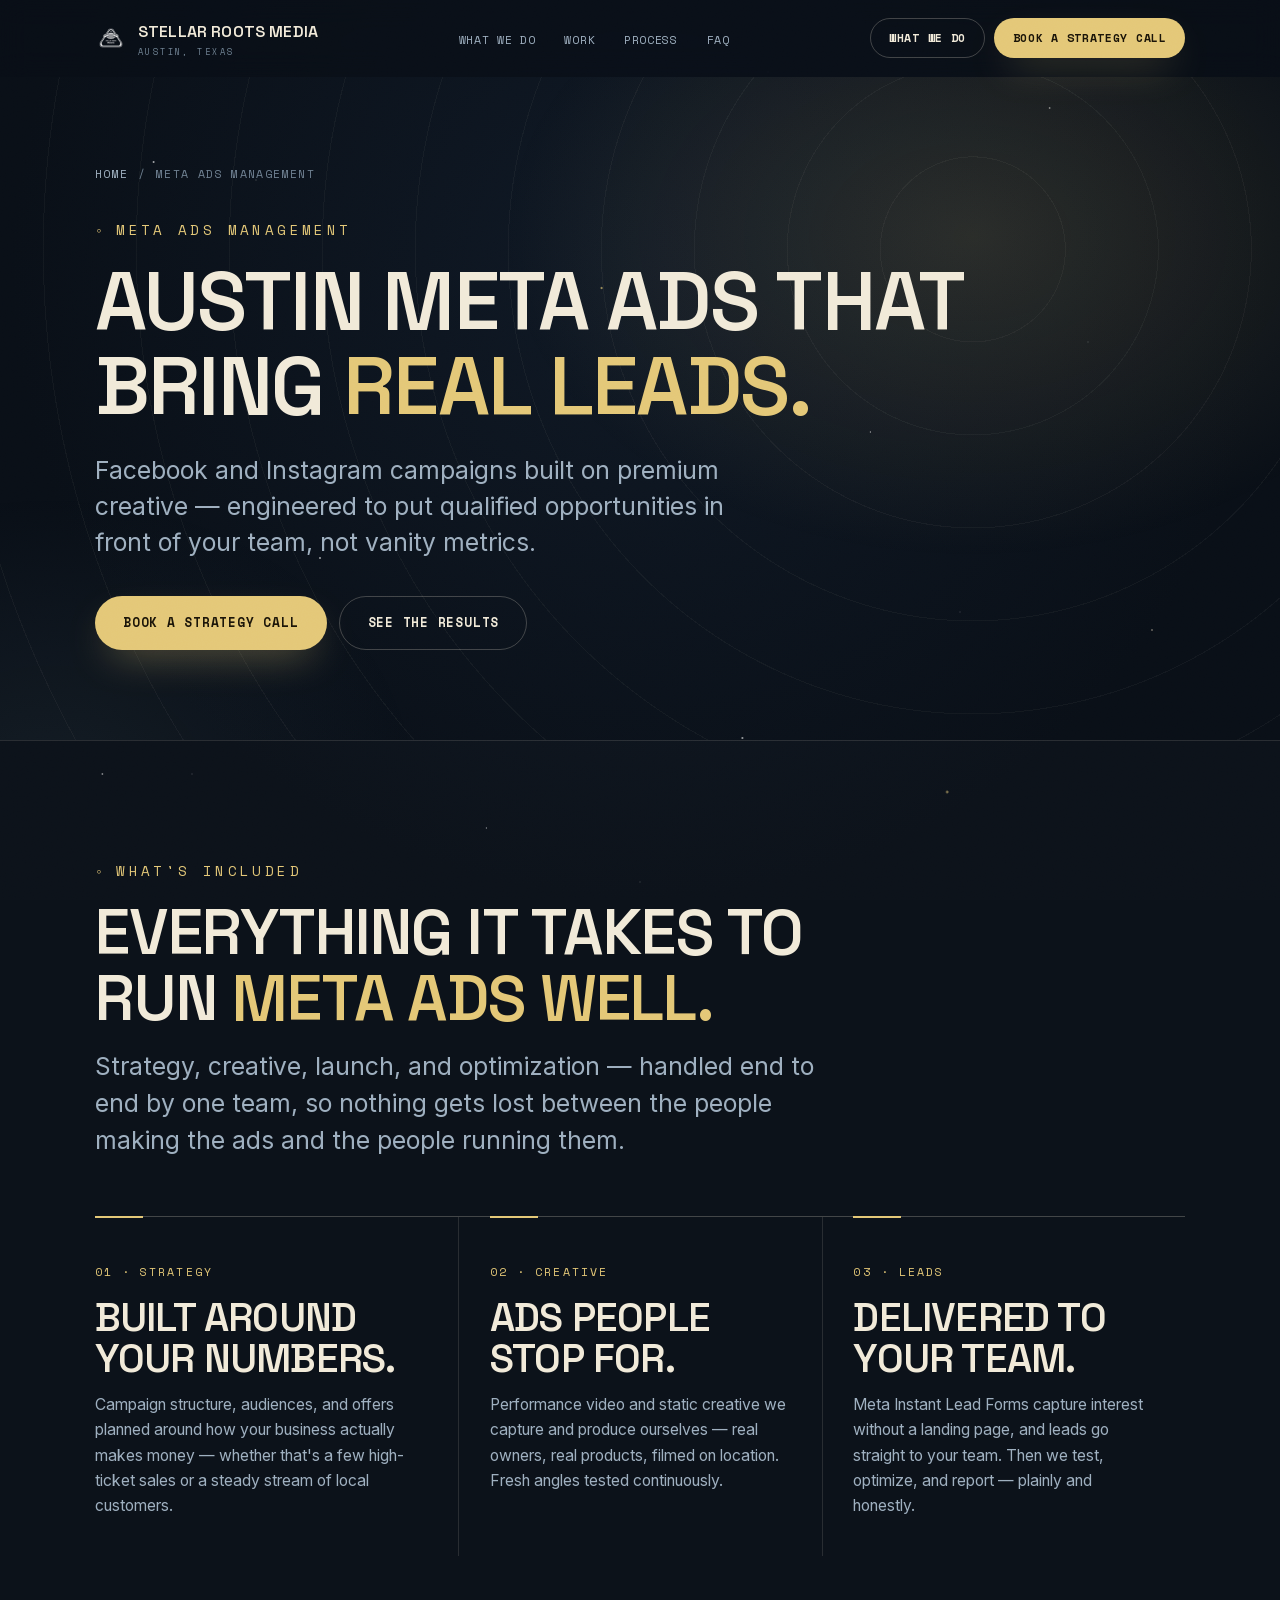
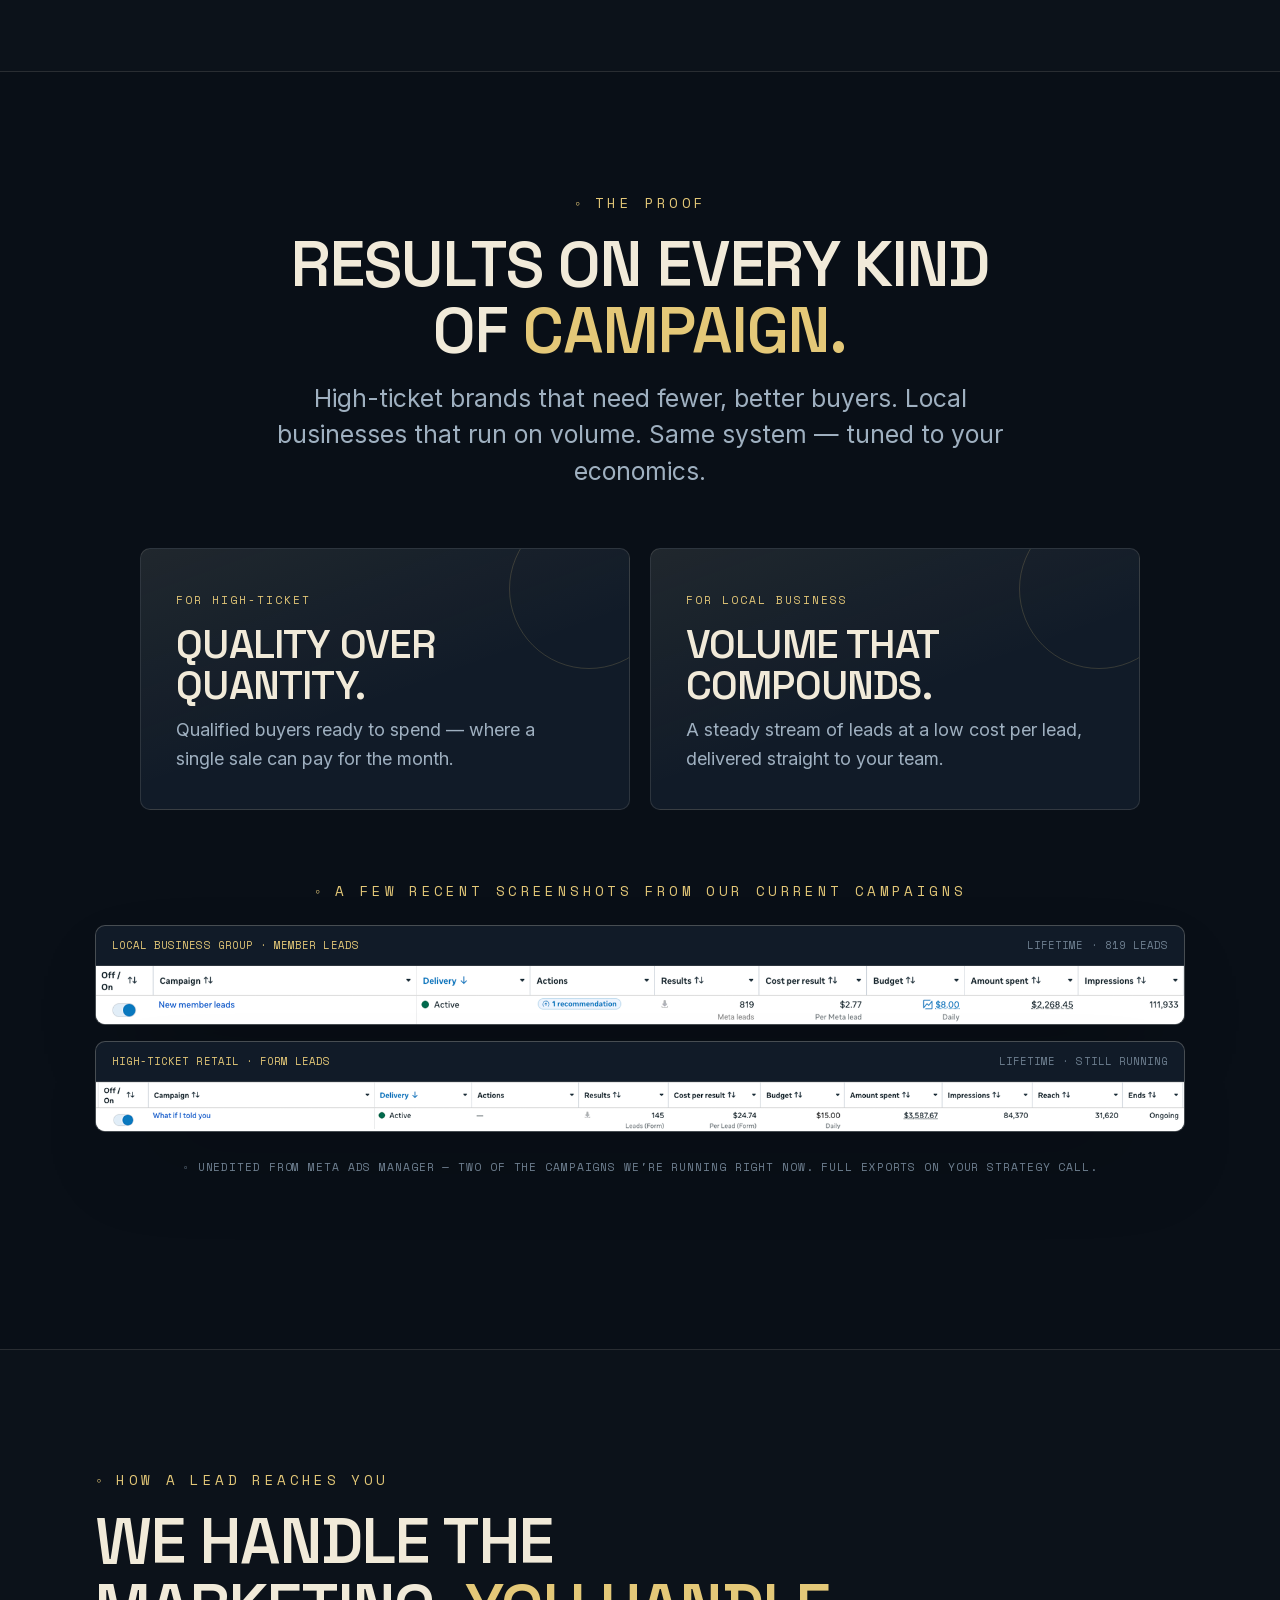
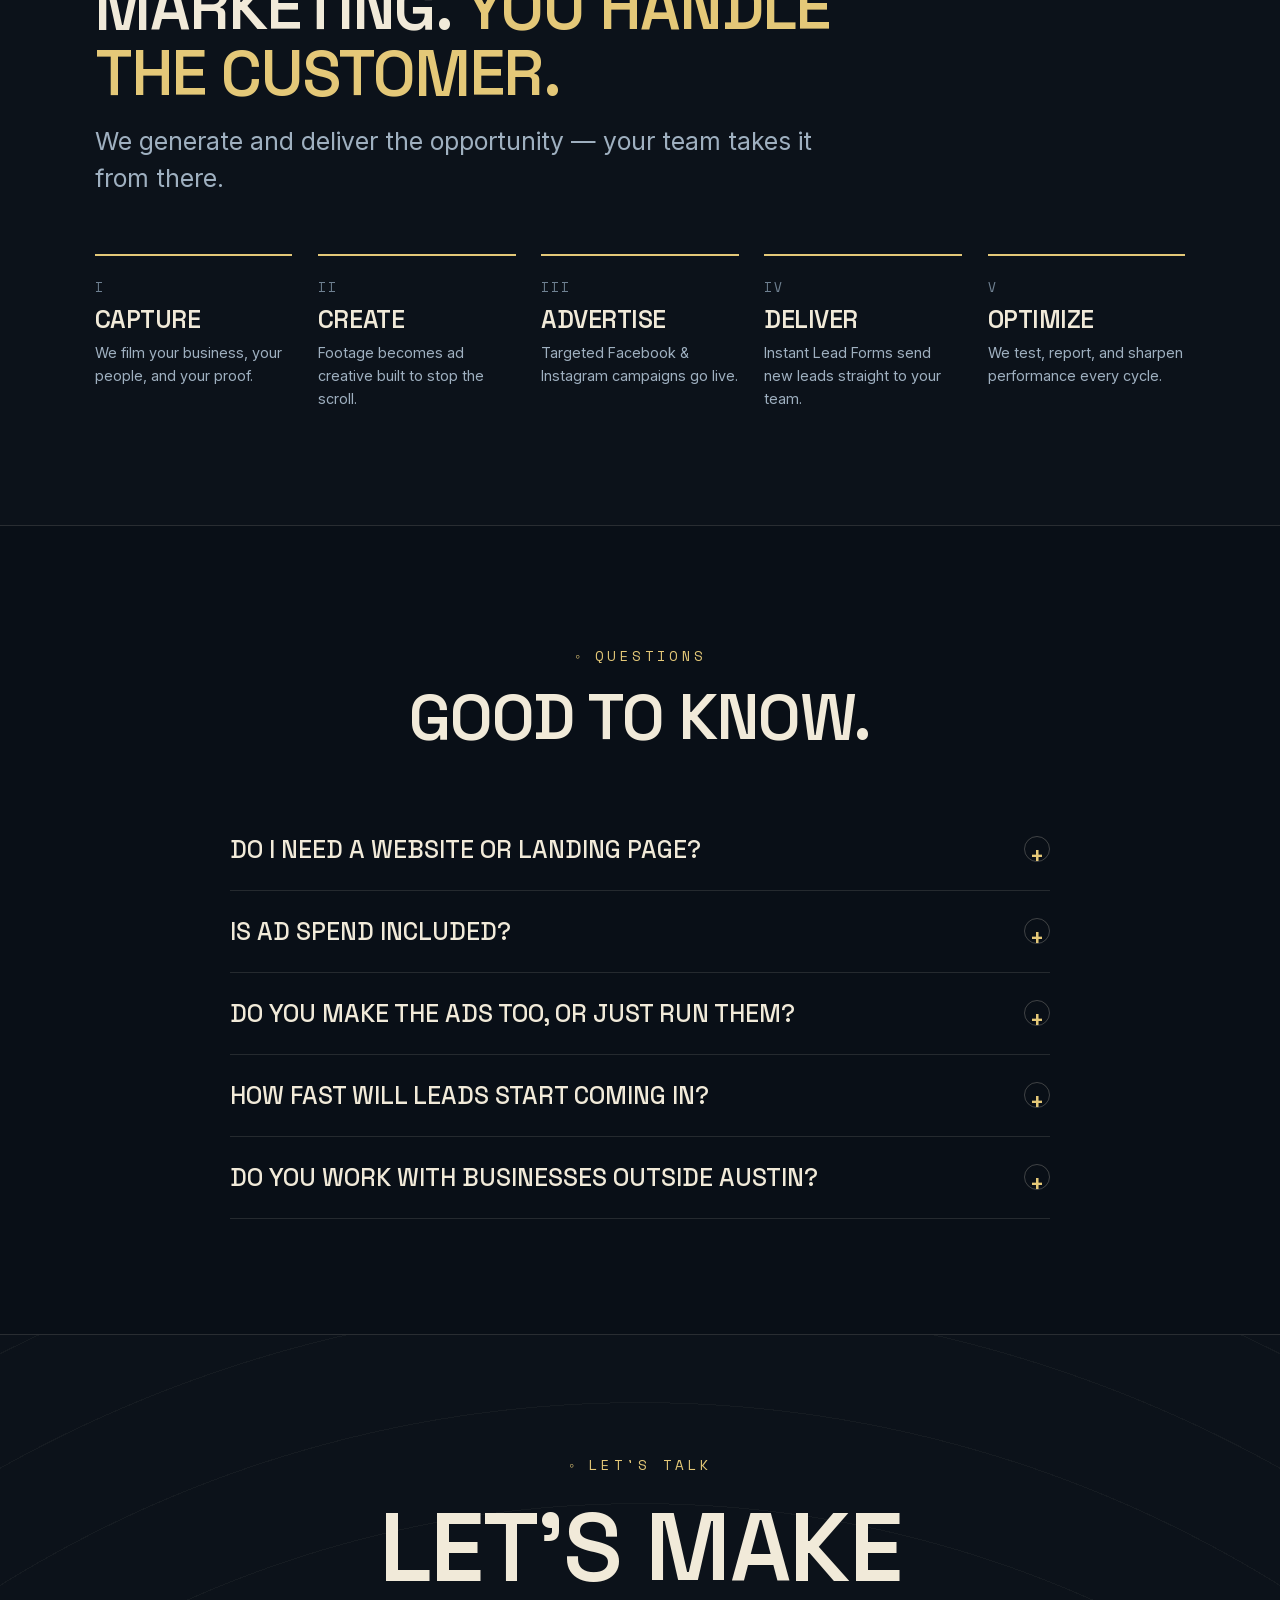
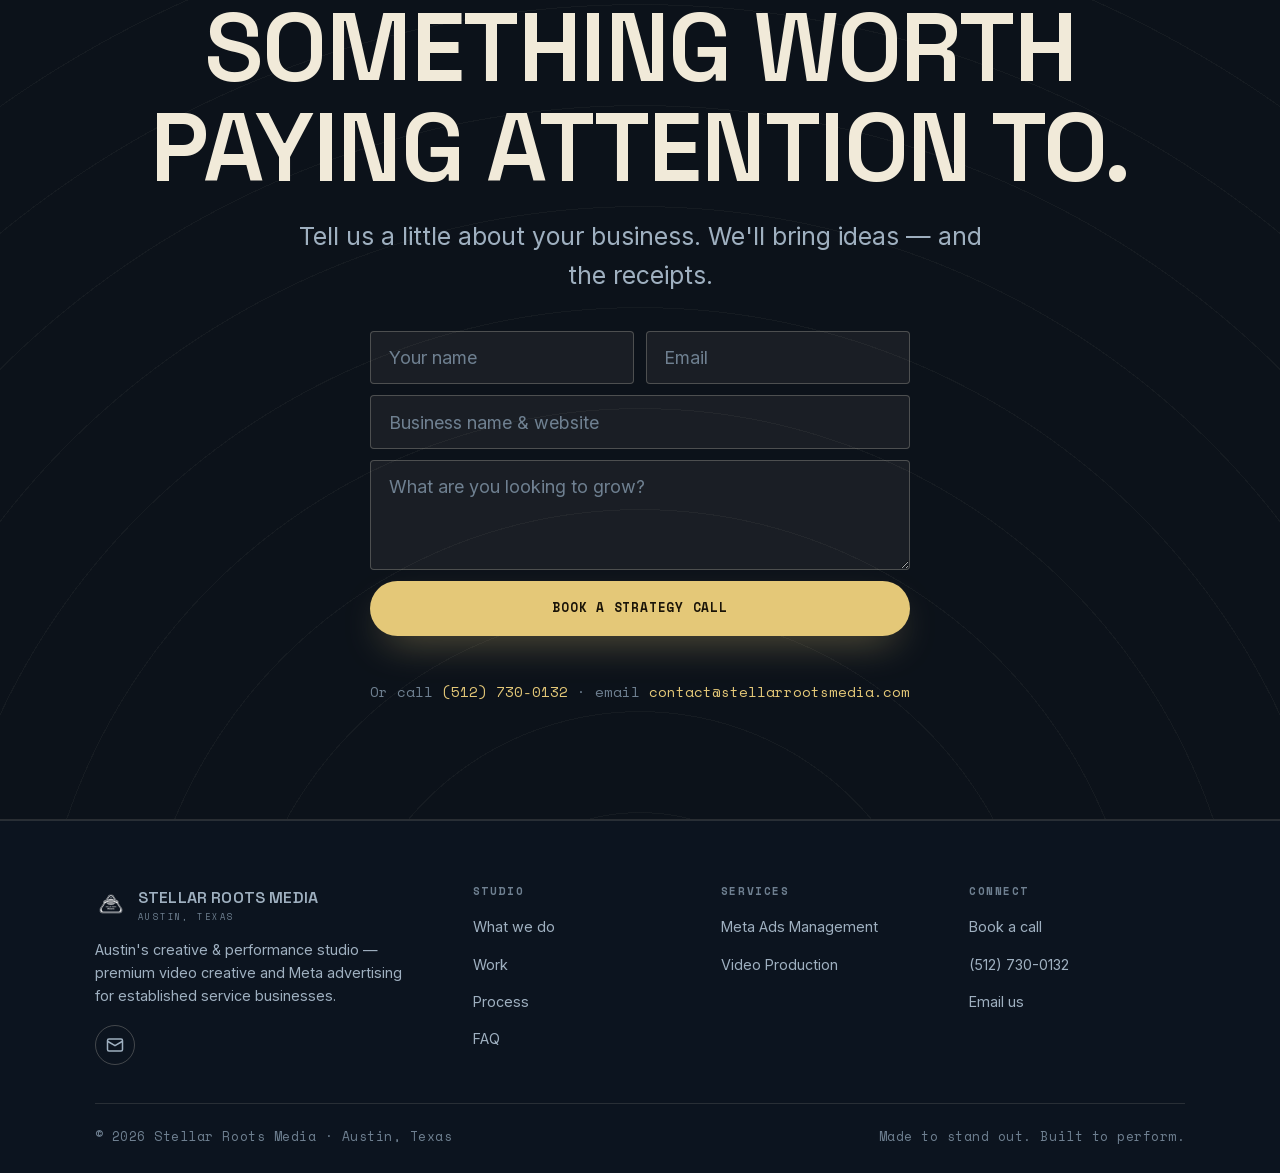
<file: meta-ads-austin/index.html>
<!DOCTYPE html>
<html lang="en">
<head>
  <!-- Google tag (gtag.js) -->
  <script async src="https://www.googletagmanager.com/gtag/js?id=G-79V9W46W92"></script>
  <script>
    window.dataLayer = window.dataLayer || [];
    function gtag(){dataLayer.push(arguments);}
    gtag('js', new Date());
    gtag('config', 'G-79V9W46W92');
  </script>
  <meta charset="UTF-8" />
  <meta name="viewport" content="width=device-width, initial-scale=1.0" />
  <title>Meta Ads Management in Austin, TX | Stellar Roots Media</title>
  <meta name="description" content="Facebook &amp; Instagram lead campaigns for Austin businesses — premium creative, Instant Lead Forms delivered to your team, and unedited reporting." />
  <meta name="robots" content="index, follow, max-image-preview:large" />
  <link rel="canonical" href="https://stellarrootsmedia.com/meta-ads-austin/" />
  <meta name="theme-color" content="#101b2b" />
  <meta property="og:type" content="website" />
  <meta property="og:site_name" content="Stellar Roots Media" />
  <meta property="og:title" content="Meta Ads Management in Austin, TX | Stellar Roots Media" />
  <meta property="og:description" content="Facebook &amp; Instagram lead campaigns for Austin businesses — premium creative, Instant Lead Forms delivered to your team, and unedited reporting." />
  <meta property="og:url" content="https://stellarrootsmedia.com/meta-ads-austin/" />
  <meta property="og:image" content="https://stellarrootsmedia.com/assets/og-image.jpg" />
  <meta property="og:image:width" content="1200" />
  <meta property="og:image:height" content="630" />
  <meta property="og:image:alt" content="Stellar Roots Media logo" />
  <meta name="twitter:card" content="summary_large_image" />
  <meta name="twitter:image" content="https://stellarrootsmedia.com/assets/og-image.jpg" />
  <link rel="icon" type="image/png" sizes="64x64" href="/assets/favicon-64.png" />
  <link rel="apple-touch-icon" href="/assets/apple-touch-icon.png" />
  <link rel="manifest" href="/site.webmanifest" />
  <link rel="preload" href="/assets/fonts/space-grotesk-500-700.woff2" as="font" type="font/woff2" crossorigin />
  <link rel="preload" href="/assets/fonts/inter-400-600.woff2" as="font" type="font/woff2" crossorigin />
  <link rel="stylesheet" href="/css/styles.css?v=29" />
  <script type="application/ld+json">
  {
    "@context": "https://schema.org",
    "@type": "Service",
    "@id": "https://stellarrootsmedia.com/meta-ads-austin/#service",
    "name": "Meta Ads Management",
    "serviceType": "Facebook and Instagram advertising management",
    "url": "https://stellarrootsmedia.com/meta-ads-austin/",
    "description": "Facebook & Instagram lead campaigns for Austin businesses — premium creative, Instant Lead Forms delivered to your team, and unedited reporting.",
    "provider": {
      "@type": [
        "ProfessionalService",
        "Organization"
      ],
      "@id": "https://stellarrootsmedia.com/#org",
      "name": "Stellar Roots Media",
      "url": "https://stellarrootsmedia.com/",
      "telephone": "+1-512-730-0132"
    },
    "areaServed": [
      {
        "@type": "City",
        "name": "Austin",
        "containedInPlace": {
          "@type": "State",
          "name": "Texas"
        }
      },
      {
        "@type": "Country",
        "name": "United States"
      }
    ]
  }
  </script>
  <script type="application/ld+json">
  {
    "@context": "https://schema.org",
    "@type": "BreadcrumbList",
    "itemListElement": [
      {
        "@type": "ListItem",
        "position": 1,
        "name": "Home",
        "item": "https://stellarrootsmedia.com/"
      },
      {
        "@type": "ListItem",
        "position": 2,
        "name": "Meta Ads Management",
        "item": "https://stellarrootsmedia.com/meta-ads-austin/"
      }
    ]
  }
  </script>
  <script type="application/ld+json">
  {
    "@context": "https://schema.org",
    "@type": "FAQPage",
    "mainEntity": [
      {
        "@type": "Question",
        "name": "Do I need a website or landing page?",
        "acceptedAnswer": {
          "@type": "Answer",
          "text": "Not necessarily. We use Meta's Instant Lead Forms, so people can request information without ever leaving Facebook or Instagram — and the lead is delivered straight to your team. Our local business group campaign has collected 819 leads this way with no landing page at all."
        }
      },
      {
        "@type": "Question",
        "name": "Is ad spend included?",
        "acceptedAnswer": {
          "@type": "Answer",
          "text": "No. Your ad budget is paid directly to Meta and stays in your account — you own it. Our fee covers strategy, creative, campaign management and reporting. We'll recommend a budget on your strategy call."
        }
      },
      {
        "@type": "Question",
        "name": "Do you make the ads too, or just run them?",
        "acceptedAnswer": {
          "@type": "Answer",
          "text": "Both — that's the point. Meta rewards ads people actually stop for, so we capture and produce the creative ourselves: founder stories, product and lifestyle video, and scroll-stopping ad cuts. No stock footage, no templates."
        }
      },
      {
        "@type": "Question",
        "name": "How fast will leads start coming in?",
        "acceptedAnswer": {
          "@type": "Answer",
          "text": "After onboarding and a capture session, campaigns launch quickly and lead flow can begin within the first weeks. From there we test and optimize every cycle so results compound."
        }
      },
      {
        "@type": "Question",
        "name": "Do you work with businesses outside Austin?",
        "acceptedAnswer": {
          "@type": "Answer",
          "text": "Yes. We're based in Austin, Texas and run campaigns for clients locally and across the U.S."
        }
      }
    ]
  }
  </script>
</head>
<body>
  <div class="starlayer" aria-hidden="true"></div>
  <a class="sr-only" href="#contact">Skip to contact</a>
  <header class="site-header">
    <div class="container">
      <nav class="nav" aria-label="Primary" data-open="false">
        <a class="brand" href="/" aria-label="Stellar Roots Media home">
          <img src="/assets/logo-small.png" alt="Stellar Roots Media logo" width="32" height="32" />
          <span><b>Stellar Roots Media</b><small>Austin, Texas</small></span>
        </a>
        <ul class="nav-links">
          <li><a href="/#what">What we do</a></li>
          <li><a href="/#creative">Work</a></li>
          <li><a href="/#process">Process</a></li>
          <li><a href="/#faq">FAQ</a></li>
        </ul>
        <div class="nav-cta">
          <a class="btn btn--ghost btn--sm" href="/#what">What we do</a>
          <a class="btn btn--primary btn--sm" href="#contact"><span class="lbl-lg">Book a Strategy Call</span><span class="lbl-sm">Book a call</span></a>
          <button class="nav-toggle" aria-label="Toggle menu" aria-expanded="false"><span></span></button>
        </div>
      </nav>
    </div>
  </header>

  <main id="top">
    <section class="band hero page-hero" aria-labelledby="page-title">
      <div class="container">
        <nav class="crumbs" aria-label="Breadcrumb"><a href="/">Home</a><span>/</span><span aria-current="page">Meta Ads Management</span></nav>
        <span class="kicker">Meta ads management</span>
        <h1 id="page-title">Austin Meta ads that bring <em class="accent">real leads.</em></h1>
        <p class="lead">Facebook and Instagram campaigns built on premium creative — engineered to put qualified opportunities in front of your team, not vanity metrics.</p>
        <div class="hero-actions">
          <a class="btn btn--primary" href="#contact">Book a Strategy Call</a>
          <a class="btn btn--ghost" href="#proof">See the results</a>
        </div>
      </div>
    </section>

    <section class="band band--cream" id="included" aria-labelledby="inc-title">
      <div class="container">
        <div class="section-head reveal">
          <span class="kicker">What's included</span>
          <h2 class="display" id="inc-title">Everything it takes to run <em class="accent">Meta ads well.</em></h2>
          <p>Strategy, creative, launch, and optimization — handled end to end by one team, so nothing gets lost between the people making the ads and the people running them.</p>
        </div>
        <div class="fronts">
          <article class="front reveal"><span class="no">01 · Strategy</span><h3>Built around your numbers.</h3><p>Campaign structure, audiences, and offers planned around how your business actually makes money — whether that's a few high-ticket sales or a steady stream of local customers.</p></article>
          <article class="front reveal"><span class="no">02 · Creative</span><h3>Ads people stop for.</h3><p>Performance video and static creative we capture and produce ourselves — real owners, real products, filmed on location. Fresh angles tested continuously.</p></article>
          <article class="front reveal"><span class="no">03 · Leads</span><h3>Delivered to your team.</h3><p>Meta Instant Lead Forms capture interest without a landing page, and leads go straight to your team. Then we test, optimize, and report — plainly and honestly.</p></article>
        </div>
      </div>
    </section>

    <section class="band" id="proof" aria-labelledby="proof-title">
      <div class="container">
        <div class="section-head center reveal">
          <span class="kicker center">The proof</span>
          <h2 class="display" id="proof-title">Results on every kind of <em class="accent">campaign.</em></h2>
          <p>High-ticket brands that need fewer, better buyers. Local businesses that run on volume. Same system — tuned to your economics.</p>
        </div>
        <div class="ctypes reveal">
          <article class="ctype"><span class="no">For high-ticket</span><h3>Quality over quantity.</h3><p>Qualified buyers ready to spend — where a single sale can pay for the month.</p></article>
          <article class="ctype"><span class="no">For local business</span><h3>Volume that compounds.</h3><p>A steady stream of leads at a low cost per lead, delivered straight to your team.</p></article>
        </div>
        <div class="receipts reveal">
          <span class="kicker">A few recent screenshots from our current campaigns</span>
          <figure class="receipt">
            <figcaption><span class="k">Local business group · member leads</span><span>Lifetime · 819 leads</span></figcaption>
            <div class="shot"><img src="/assets/results/networking-lifetime.png" alt="Meta Ads Manager, local business group member lead campaign, lifetime: 819 Meta leads at $2.77 per lead, $8.00 daily budget, $2,268.45 spent, 111,933 impressions" loading="lazy" width="1907" height="101"></div>
          </figure>
          <figure class="receipt">
            <figcaption><span class="k">High-ticket retail · form leads</span><span>Lifetime · still running</span></figcaption>
            <div class="shot"><img src="/assets/results/premier-lifetime.png" alt="Meta Ads Manager, high-ticket retail form lead campaign, lifetime: 145 form leads at $24.74 per lead, $15.00 daily budget, $3,587.67 spent, 84,370 impressions, 31,620 reach" loading="lazy" width="1672" height="76"></div>
          </figure>
          <p class="receipts-note">◦ Unedited from Meta Ads Manager — two of the campaigns we're running right now. Full exports on your strategy call.</p>
        </div>
      </div>
    </section>

    <section class="band band--cream" id="process" aria-labelledby="process-title">
      <div class="container">
        <div class="section-head reveal">
          <span class="kicker">How a lead reaches you</span>
          <h2 class="display" id="process-title">We handle the marketing. <em class="accent">You handle the customer.</em></h2>
          <p>We generate and deliver the opportunity — your team takes it from there.</p>
        </div>
        <div class="process">
          <div class="pstep"><span class="n">i</span><h3>Capture</h3><p>We film your business, your people, and your proof.</p></div>
          <div class="pstep"><span class="n">ii</span><h3>Create</h3><p>Footage becomes ad creative built to stop the scroll.</p></div>
          <div class="pstep"><span class="n">iii</span><h3>Advertise</h3><p>Targeted Facebook &amp; Instagram campaigns go live.</p></div>
          <div class="pstep"><span class="n">iv</span><h3>Deliver</h3><p>Instant Lead Forms send new leads straight to your team.</p></div>
          <div class="pstep"><span class="n">v</span><h3>Optimize</h3><p>We test, report, and sharpen performance every cycle.</p></div>
        </div>
      </div>
    </section>

    <section class="band" id="faq" aria-labelledby="faq-title">
      <div class="container">
        <div class="section-head center reveal">
          <span class="kicker center">Questions</span>
          <h2 class="display" id="faq-title">Good to know.</h2>
        </div>
        <div class="faq">
          <div class="faq-item"><button class="faq-q" aria-expanded="false">Do I need a website or landing page?<span class="mark">+</span></button><div class="faq-a"><div>Not necessarily. We use Meta's Instant Lead Forms, so people can request information without ever leaving Facebook or Instagram — and the lead is delivered straight to your team. Our local business group campaign has collected 819 leads this way with no landing page at all.</div></div></div>
          <div class="faq-item"><button class="faq-q" aria-expanded="false">Is ad spend included?<span class="mark">+</span></button><div class="faq-a"><div>No. Your ad budget is paid directly to Meta and stays in your account — you own it. Our fee covers strategy, creative, campaign management and reporting. We'll recommend a budget on your strategy call.</div></div></div>
          <div class="faq-item"><button class="faq-q" aria-expanded="false">Do you make the ads too, or just run them?<span class="mark">+</span></button><div class="faq-a"><div>Both — that's the point. Meta rewards ads people actually stop for, so we capture and produce the creative ourselves: founder stories, product and lifestyle video, and scroll-stopping ad cuts. No stock footage, no templates.</div></div></div>
          <div class="faq-item"><button class="faq-q" aria-expanded="false">How fast will leads start coming in?<span class="mark">+</span></button><div class="faq-a"><div>After onboarding and a capture session, campaigns launch quickly and lead flow can begin within the first weeks. From there we test and optimize every cycle so results compound.</div></div></div>
          <div class="faq-item"><button class="faq-q" aria-expanded="false">Do you work with businesses outside Austin?<span class="mark">+</span></button><div class="faq-a"><div>Yes. We're based in Austin, Texas and run campaigns for clients locally and across the U.S.</div></div></div>
        </div>
      </div>
    </section>

    <!-- FINAL CTA (ink) -->
    <section class="band band--cream final" id="contact" aria-labelledby="cta-title">
      <div class="container">
        <span class="kicker center">Let's talk</span>
        <h2 class="display display--xl" id="cta-title">Let's make something worth paying attention to.</h2>
        <p class="sub">Tell us a little about your business. We'll bring ideas — and the receipts.</p>
        <form class="contact-form" id="contact-form" novalidate>
          <div class="row2">
            <input type="text" id="cf-name" name="name" placeholder="Your name" autocomplete="name" required />
            <input type="email" id="cf-email" name="email" placeholder="Email" autocomplete="email" required />
          </div>
          <input type="text" id="cf-business" name="business" placeholder="Business name & website" autocomplete="organization" />
          <textarea id="cf-msg" name="message" placeholder="What are you looking to grow?"></textarea>
          <button type="submit" class="btn btn--primary btn--block">Book a Strategy Call</button>
        </form>
        <p class="form-msg" id="form-msg" role="status" aria-live="polite"></p>
        <p class="cta-alt">Or call <a href="tel:+15127300132">(512) 730-0132</a> · email <a href="mailto:contact@stellarrootsmedia.com?subject=Strategy%20Call">contact@stellarrootsmedia.com</a></p>
      </div>
    </section>
  </main>

  <footer class="site-footer">
    <div class="container">
      <div class="footer-grid">
        <div class="footer-brand">
          <a class="brand" href="/" aria-label="Stellar Roots Media home">
            <img src="/assets/logo-small.png" alt="Stellar Roots Media logo" width="32" height="32" />
            <span><b>Stellar Roots Media</b><small>Austin, Texas</small></span>
          </a>
          <p>Austin's creative &amp; performance studio — premium video creative and Meta advertising for established service businesses.</p>
          <div class="socials">
            <a href="mailto:contact@stellarrootsmedia.com" aria-label="Email"><svg width="18" height="18" viewBox="0 0 24 24" fill="none" stroke="currentColor" stroke-width="2"><rect x="2" y="4" width="20" height="16" rx="2"/><path d="m22 7-10 6L2 7"/></svg></a>
          </div>
        </div>
        <div><h4>Studio</h4><ul><li><a href="/#what">What we do</a></li><li><a href="/#creative">Work</a></li><li><a href="/#process">Process</a></li><li><a href="/#faq">FAQ</a></li></ul></div>
        <div><h4>Services</h4><ul><li><a href="/meta-ads-austin/">Meta Ads Management</a></li><li><a href="/video-production-austin/">Video Production</a></li></ul></div>
        <div><h4>Connect</h4><ul><li><a href="#contact">Book a call</a></li><li><a href="tel:+15127300132">(512) 730-0132</a></li><li><a href="mailto:contact@stellarrootsmedia.com">Email us</a></li></ul></div>
      </div>
      <div class="footer-bottom">
        <span>© <span id="year">2026</span> Stellar Roots Media · Austin, Texas</span>
        <span>Made to stand out. Built to perform.</span>
      </div>
    </div>
  </footer>

  <script src="/js/main.js"></script>
</body>
</html>
</file>
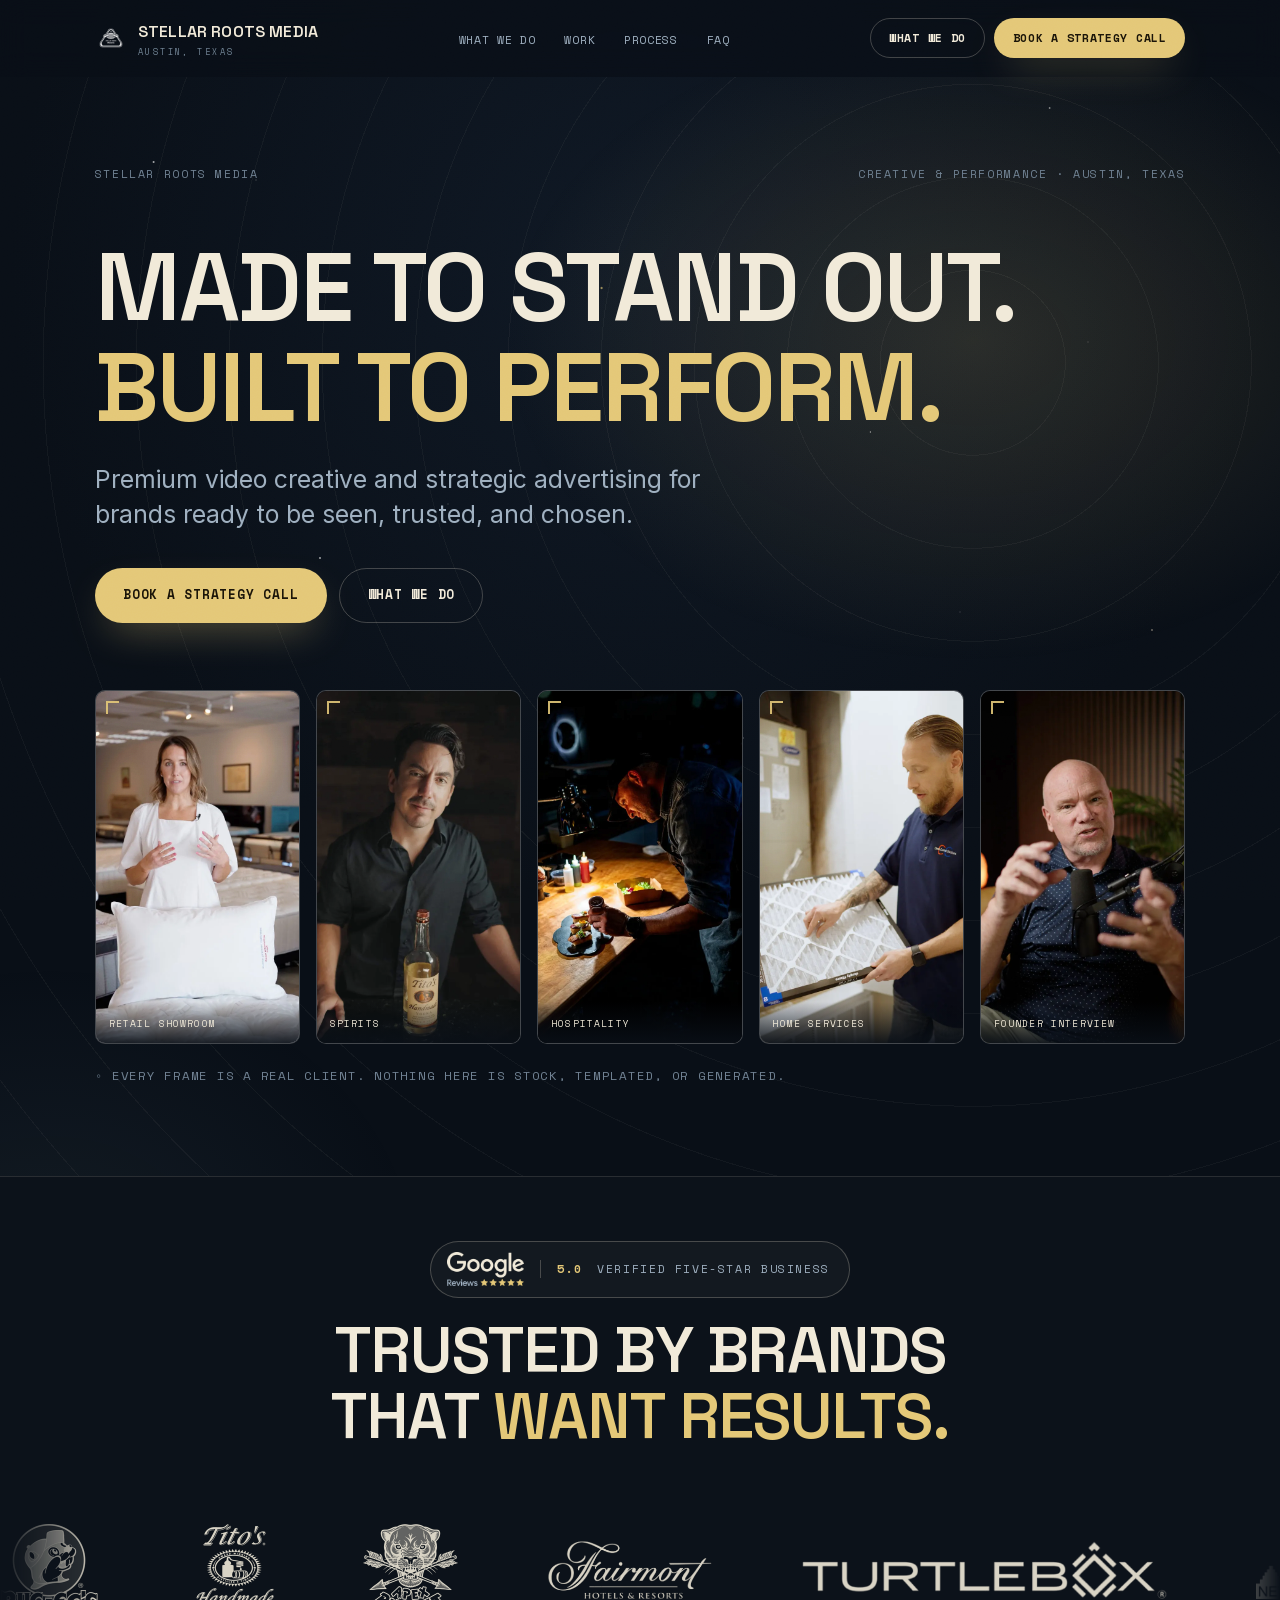
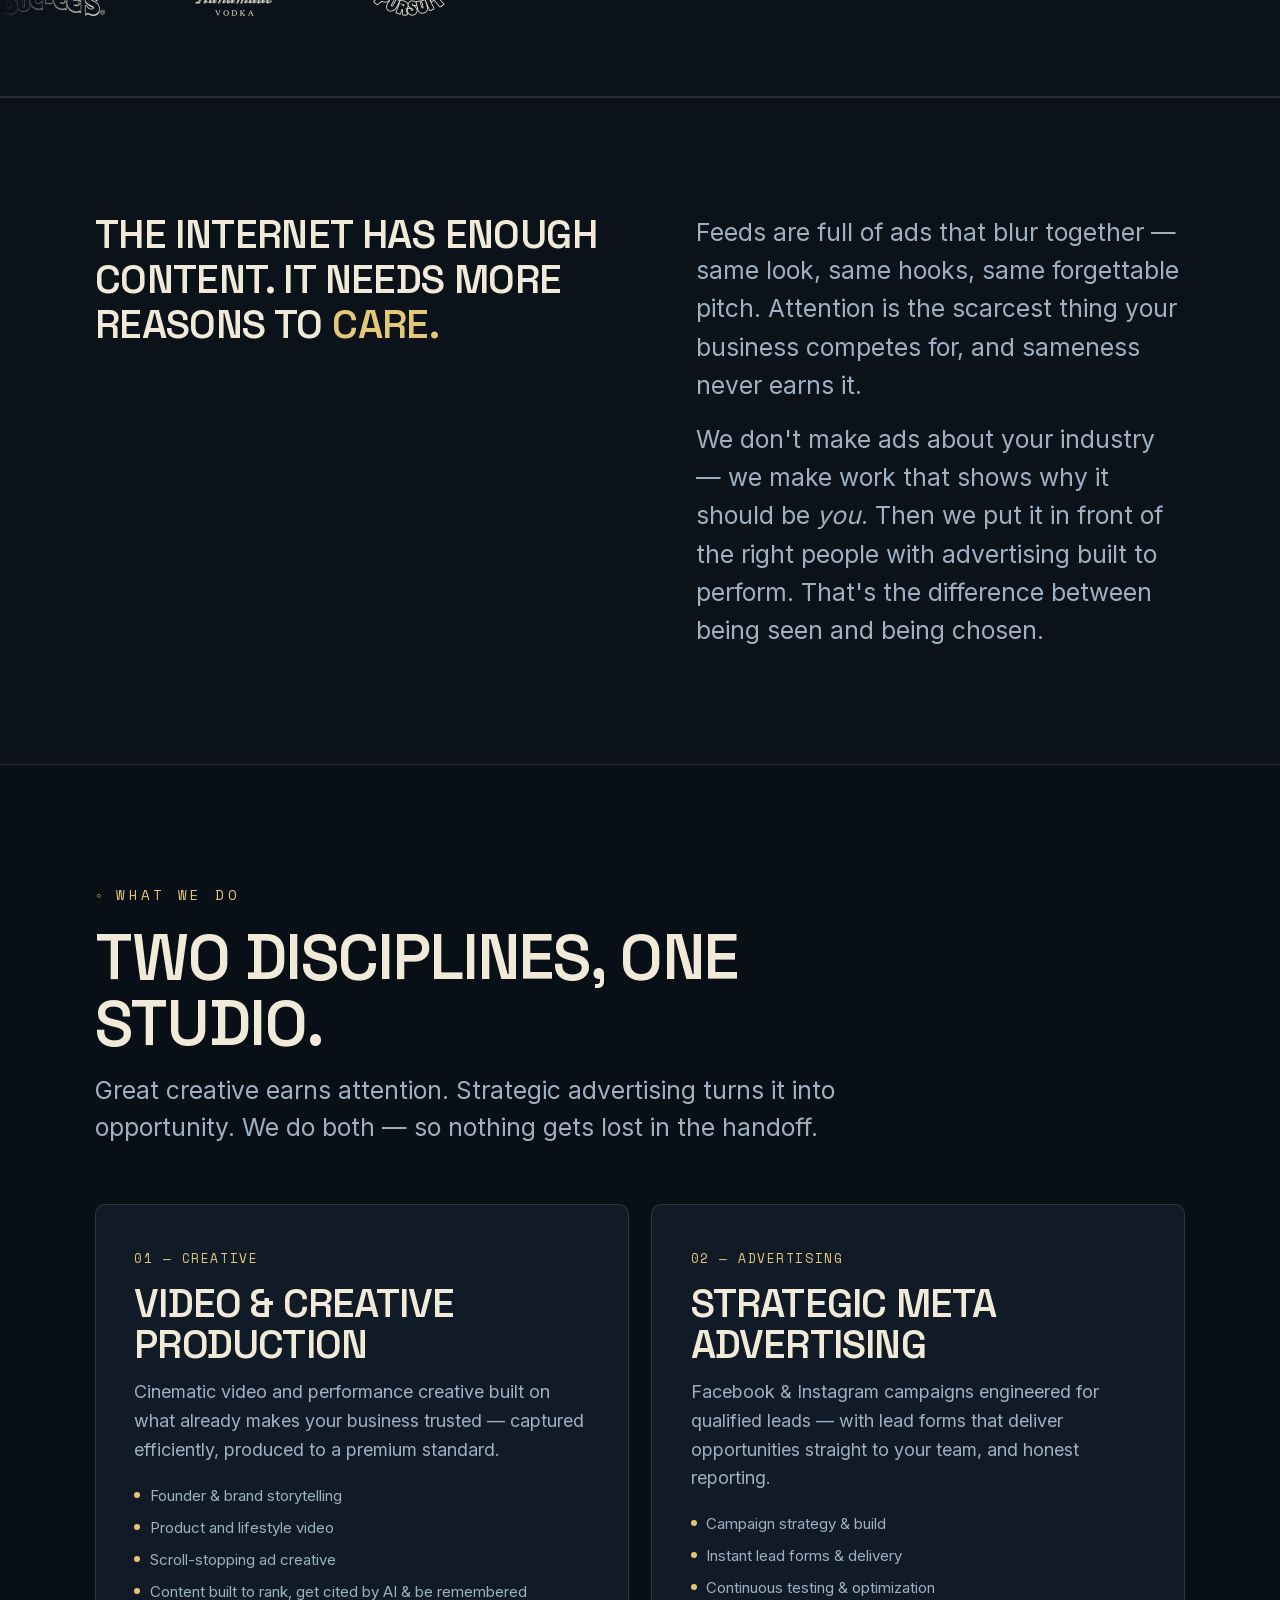
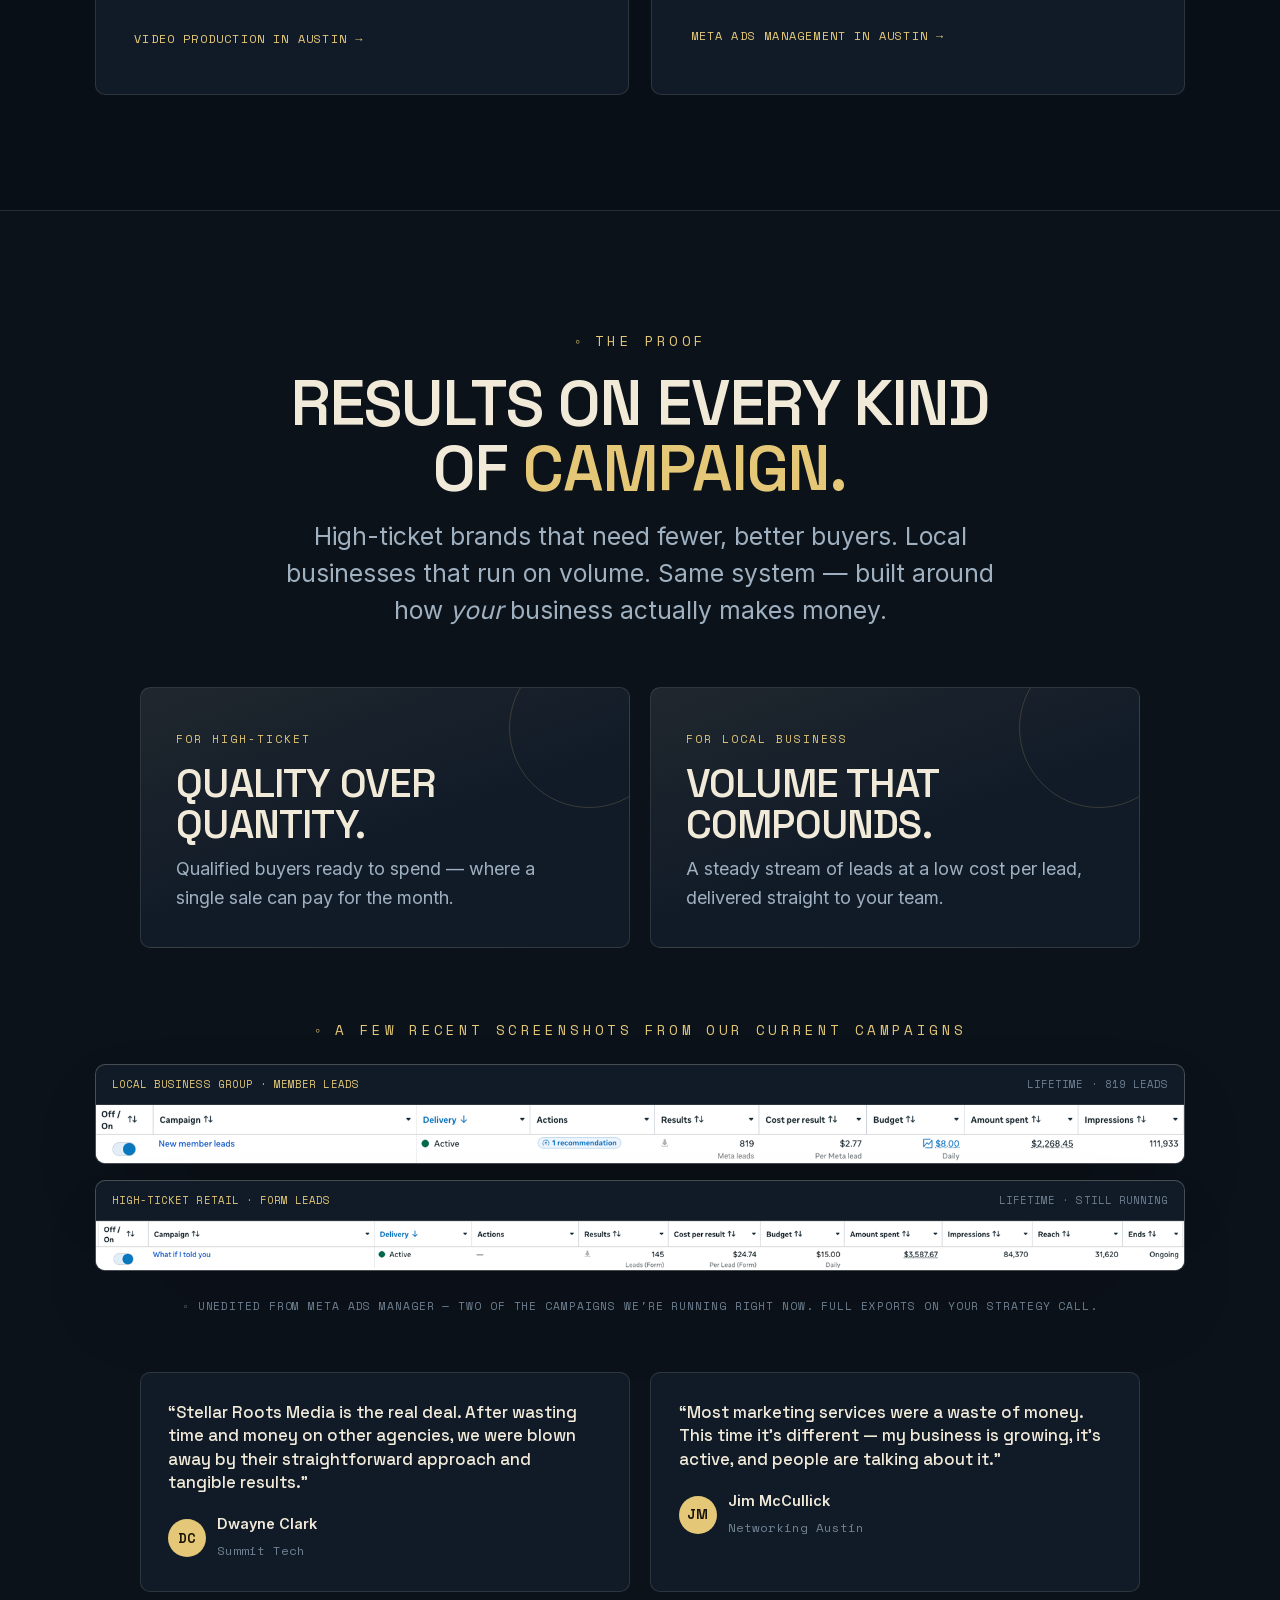
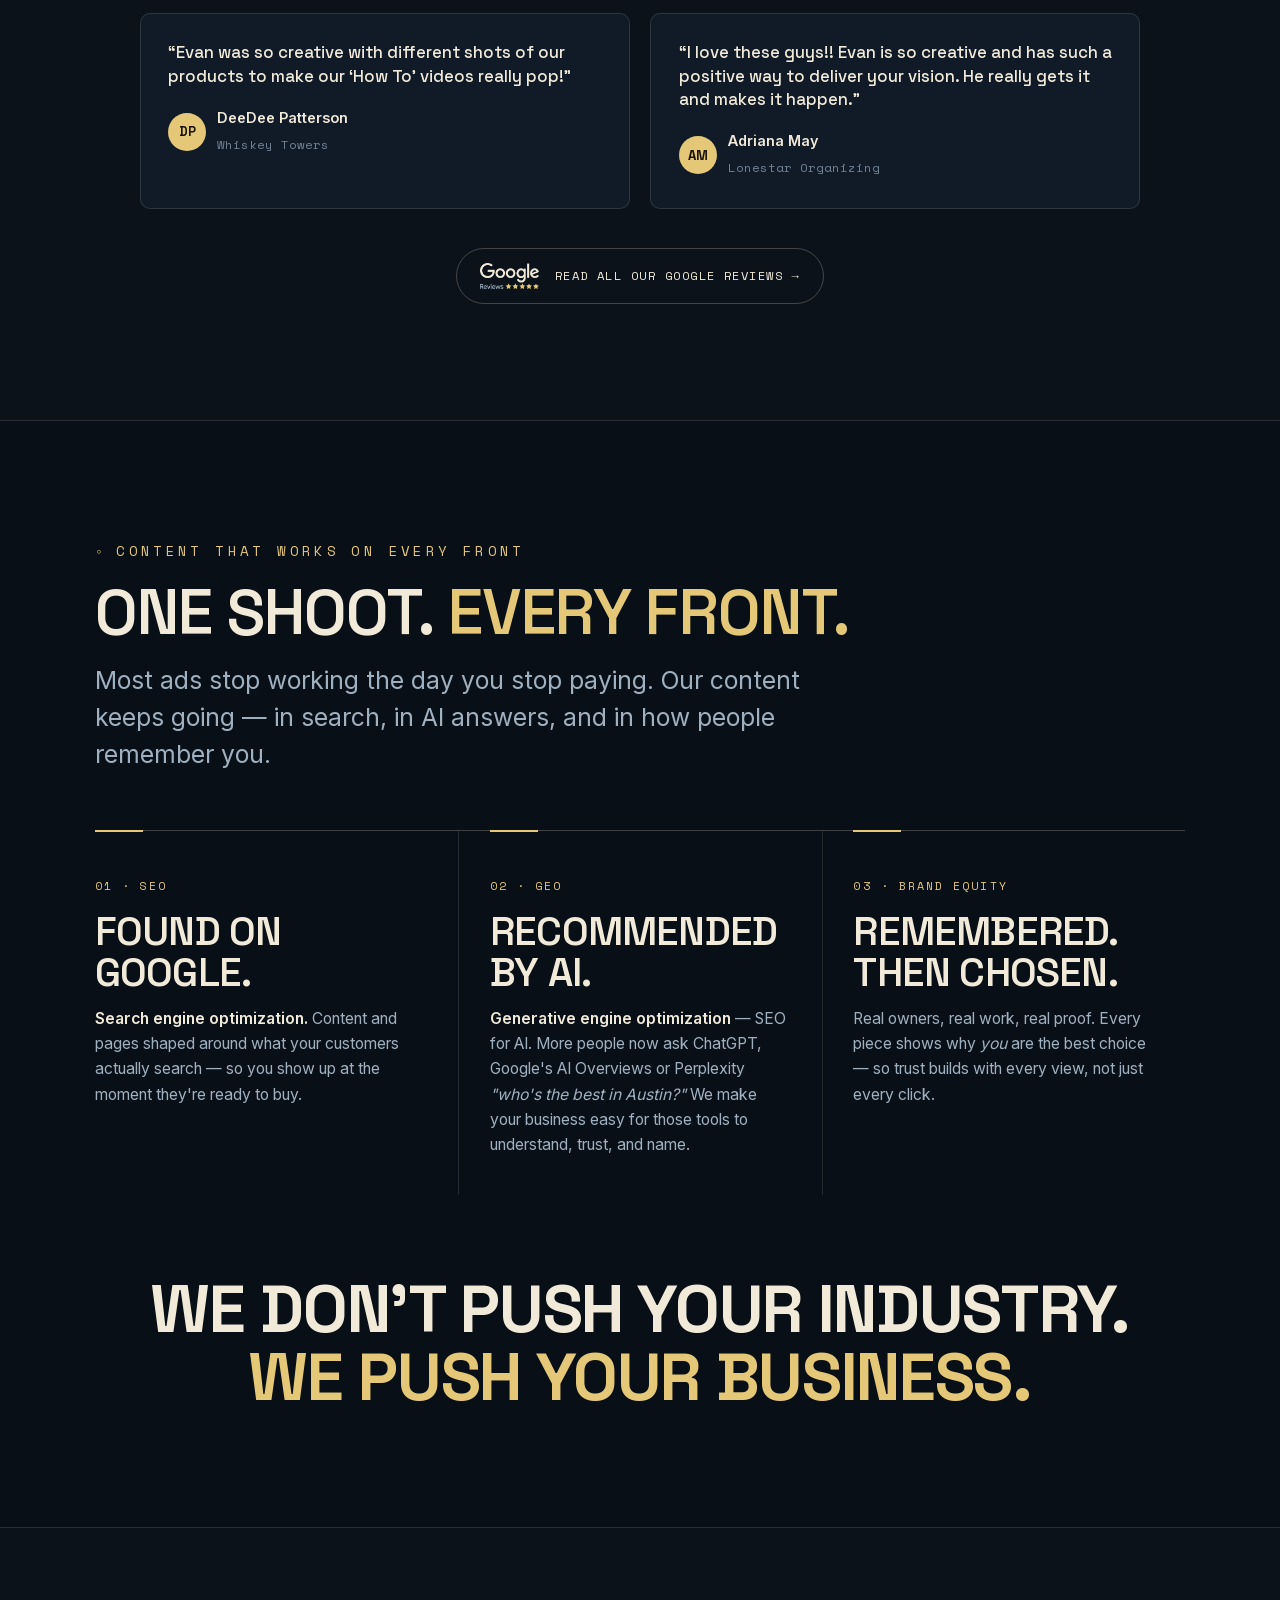
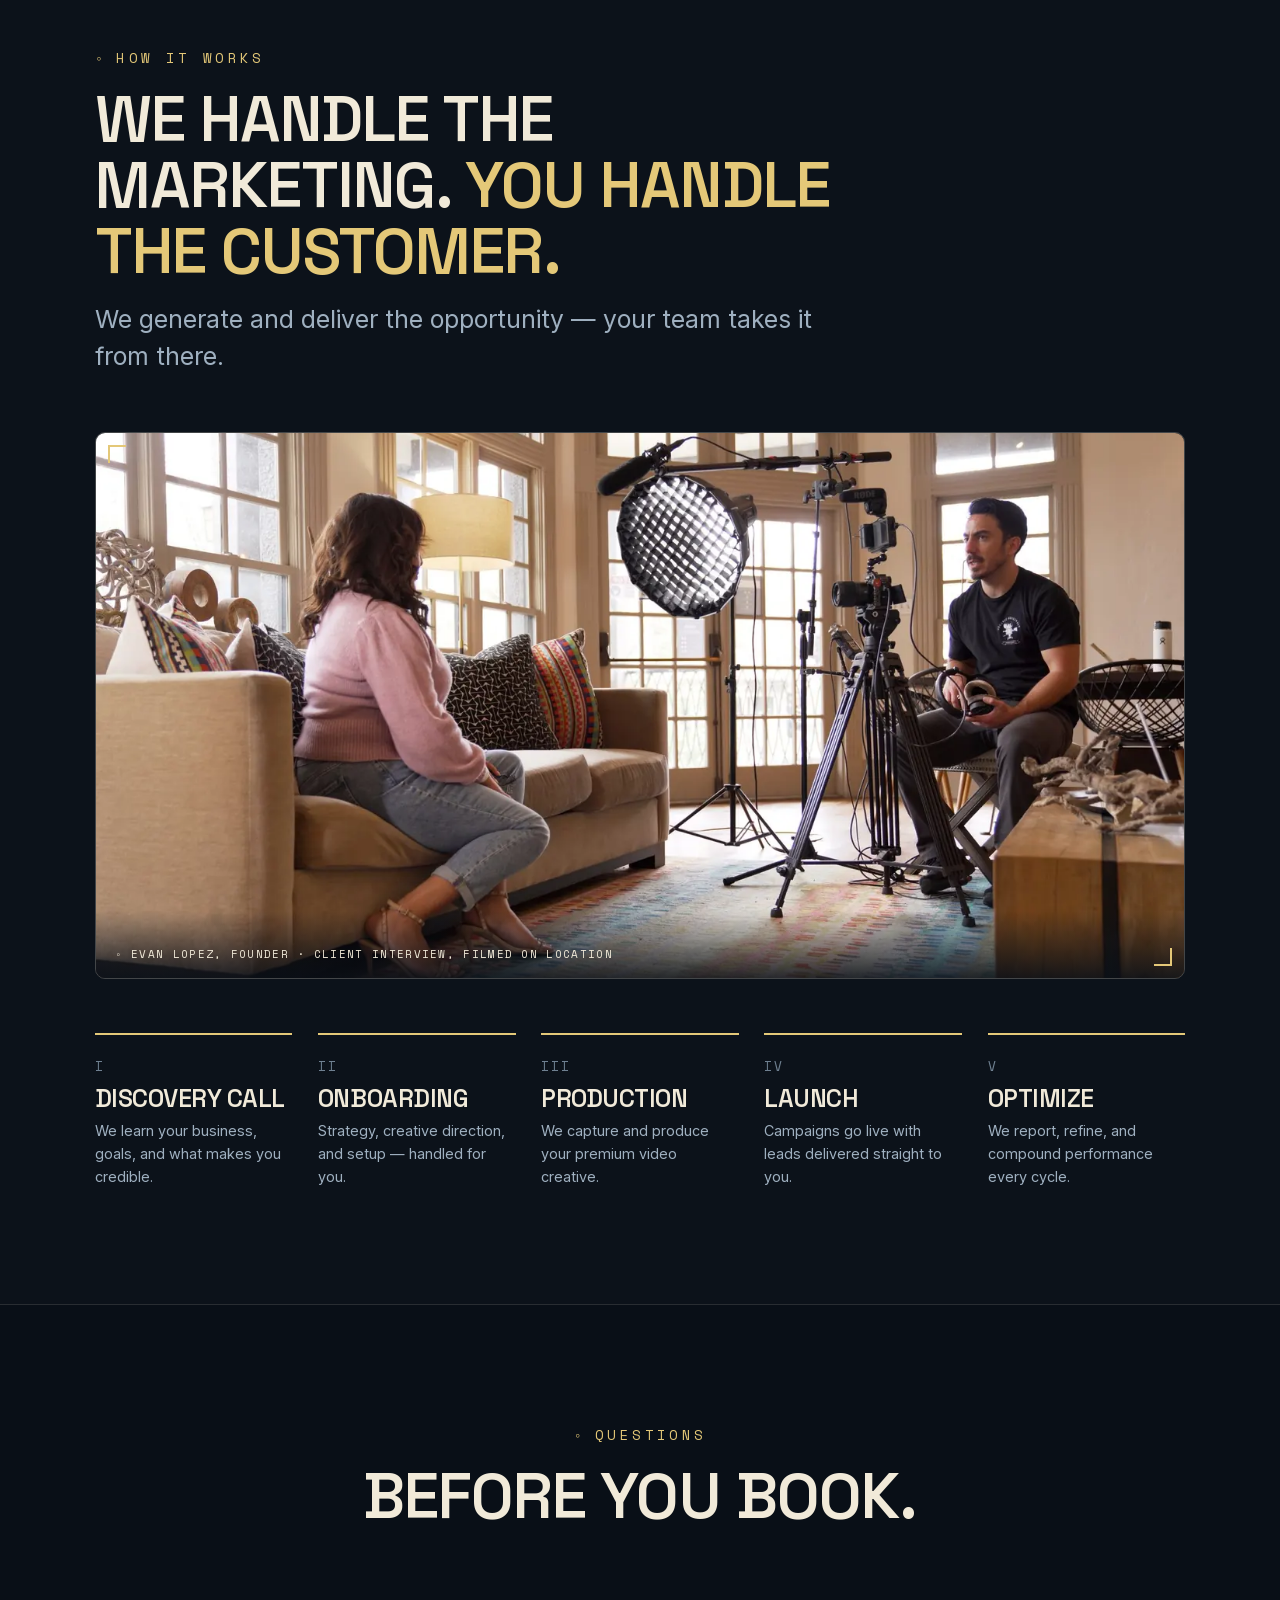
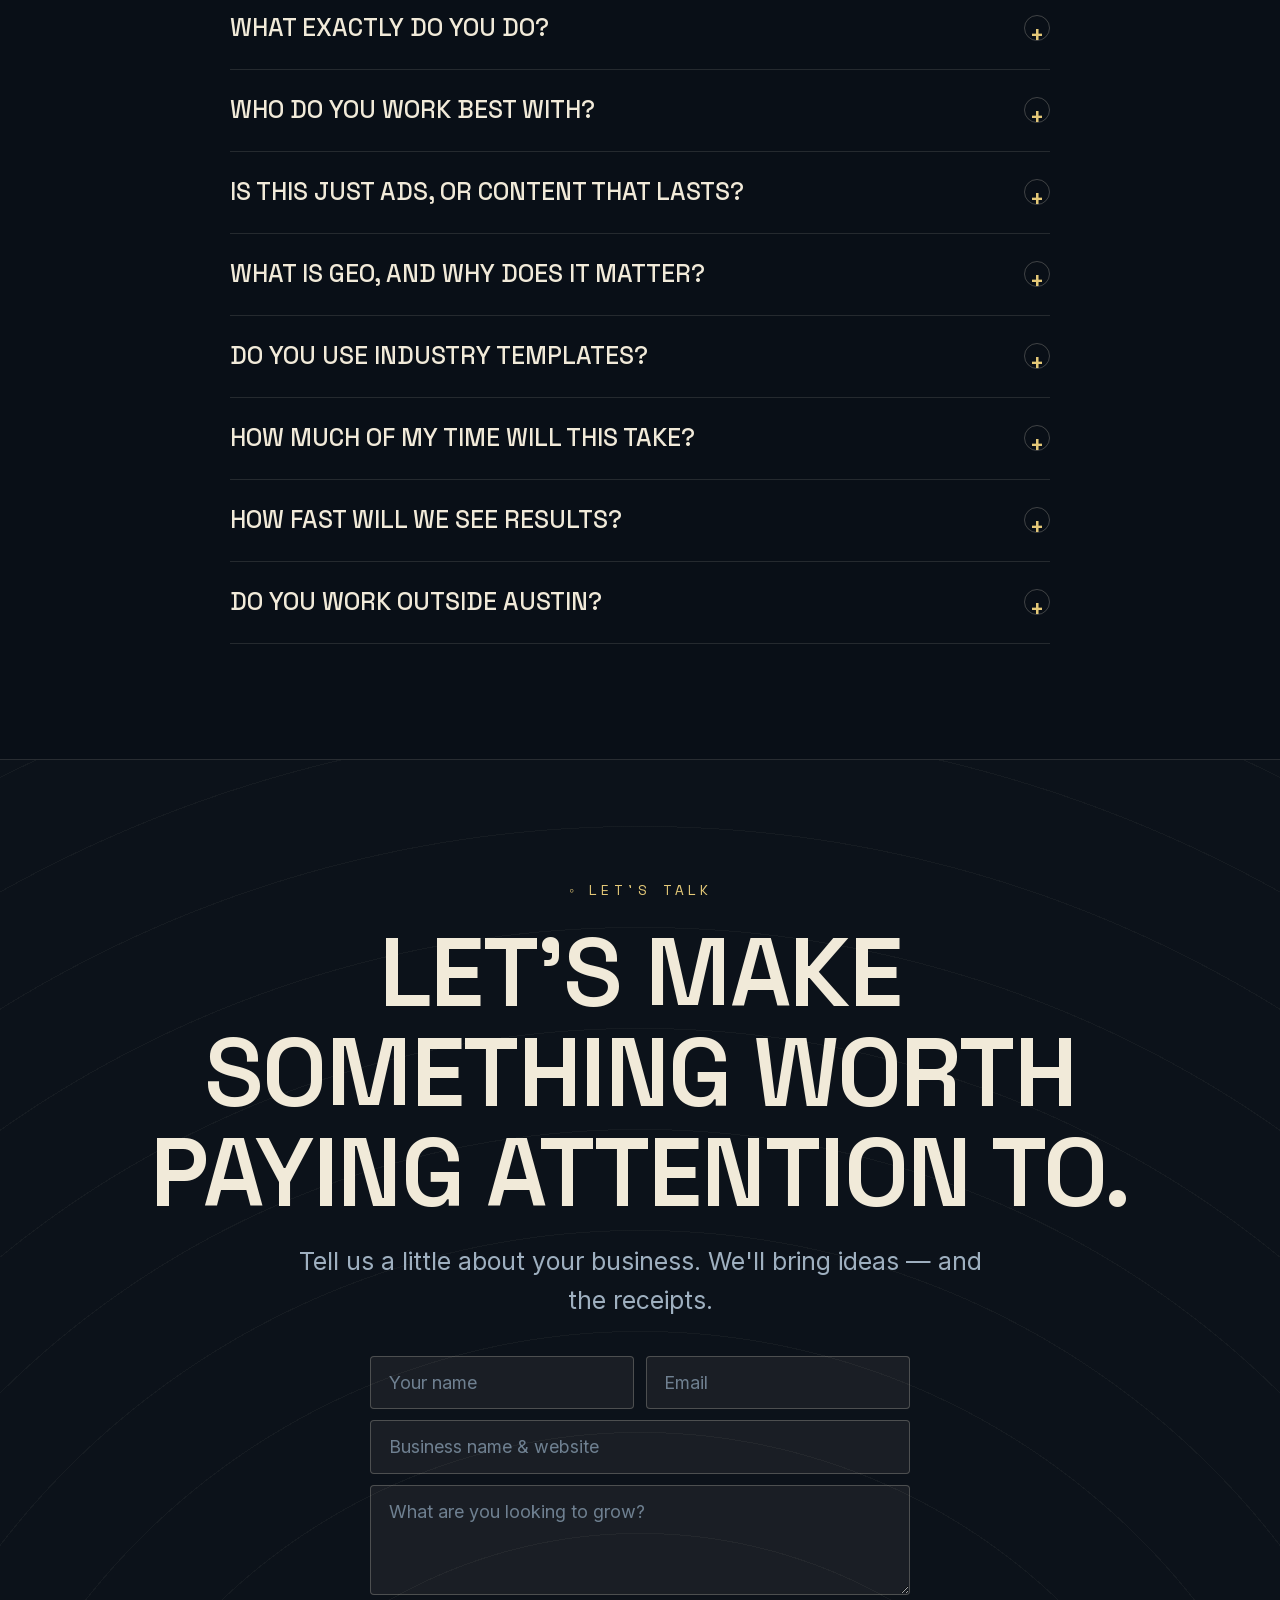
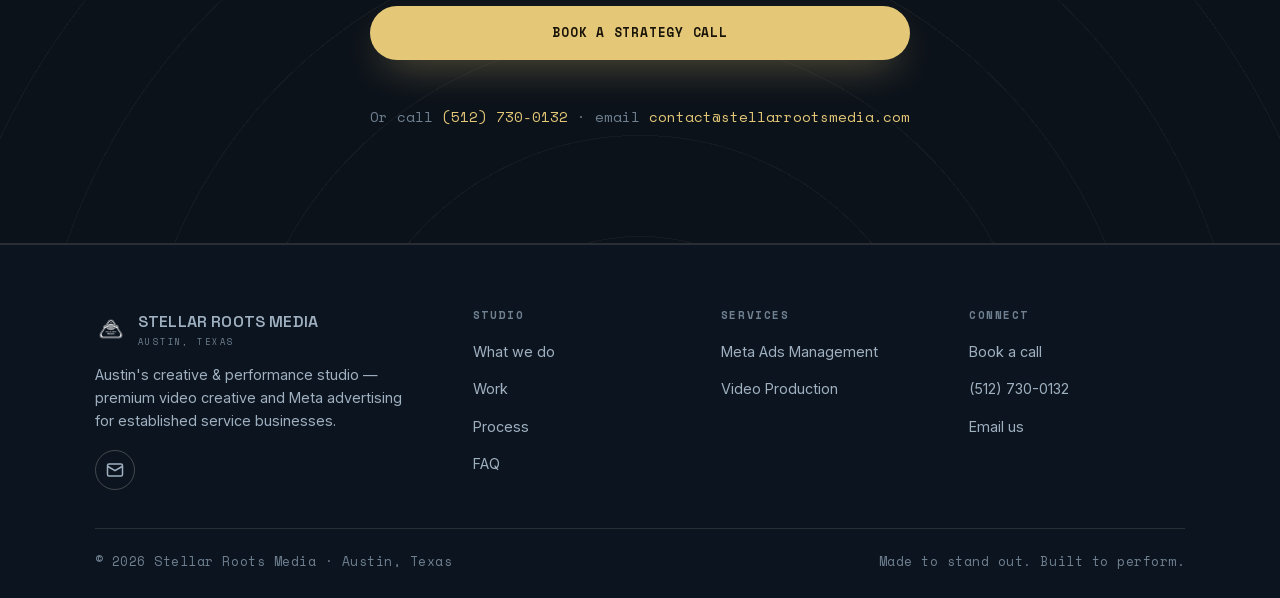
<file: services/index.html>
<!DOCTYPE html>
<html lang="en"><head><meta charset="UTF-8">
<title>Stellar Roots Media</title>
<meta name="robots" content="noindex, follow">
<link rel="canonical" href="https://stellarrootsmedia.com/#what">
<meta http-equiv="refresh" content="0; url=../#what">
<script>location.replace("../#what");</script>
<style>body{background:#090f17;color:#f1ead9;font-family:system-ui,sans-serif;display:grid;place-items:center;min-height:100vh;margin:0}a{color:#e4c878}</style>
</head><body><p>Redirecting to <a href="../#what">Stellar Roots Media</a>…</p></body></html>
</file>
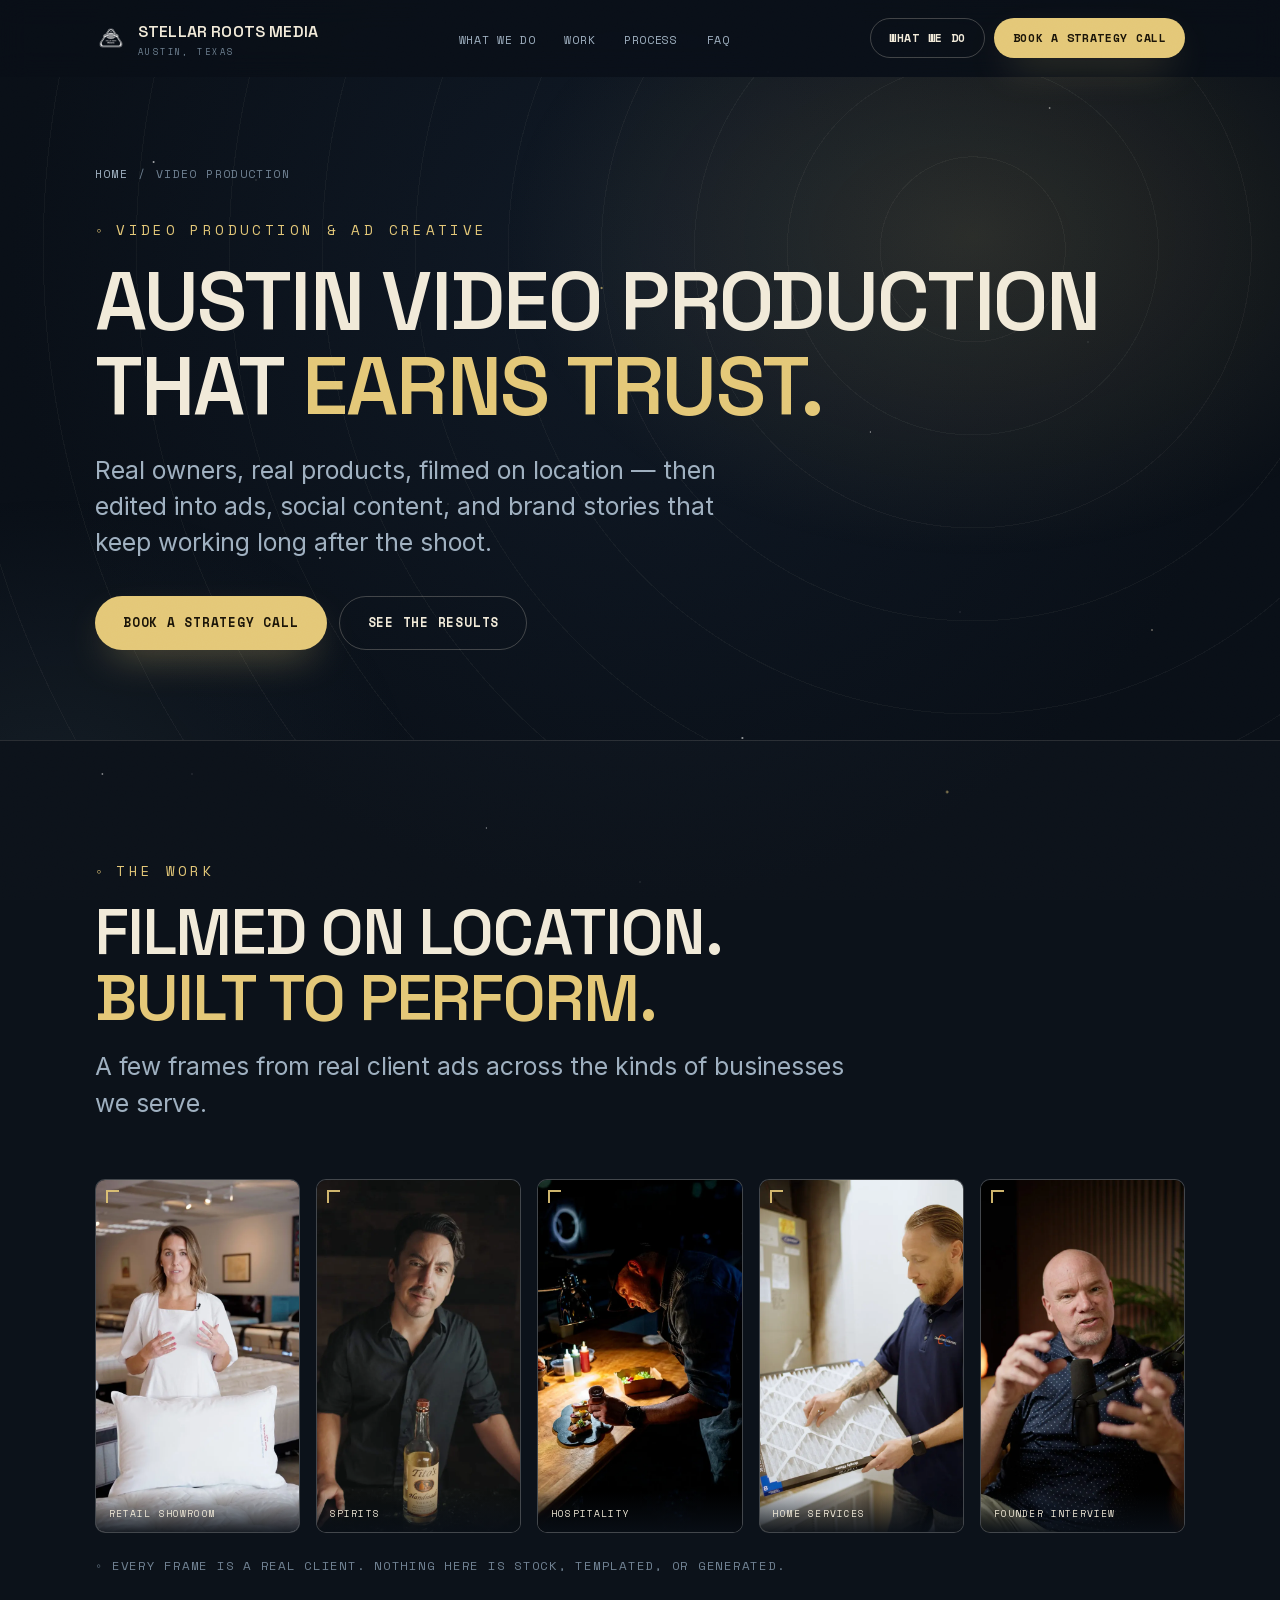
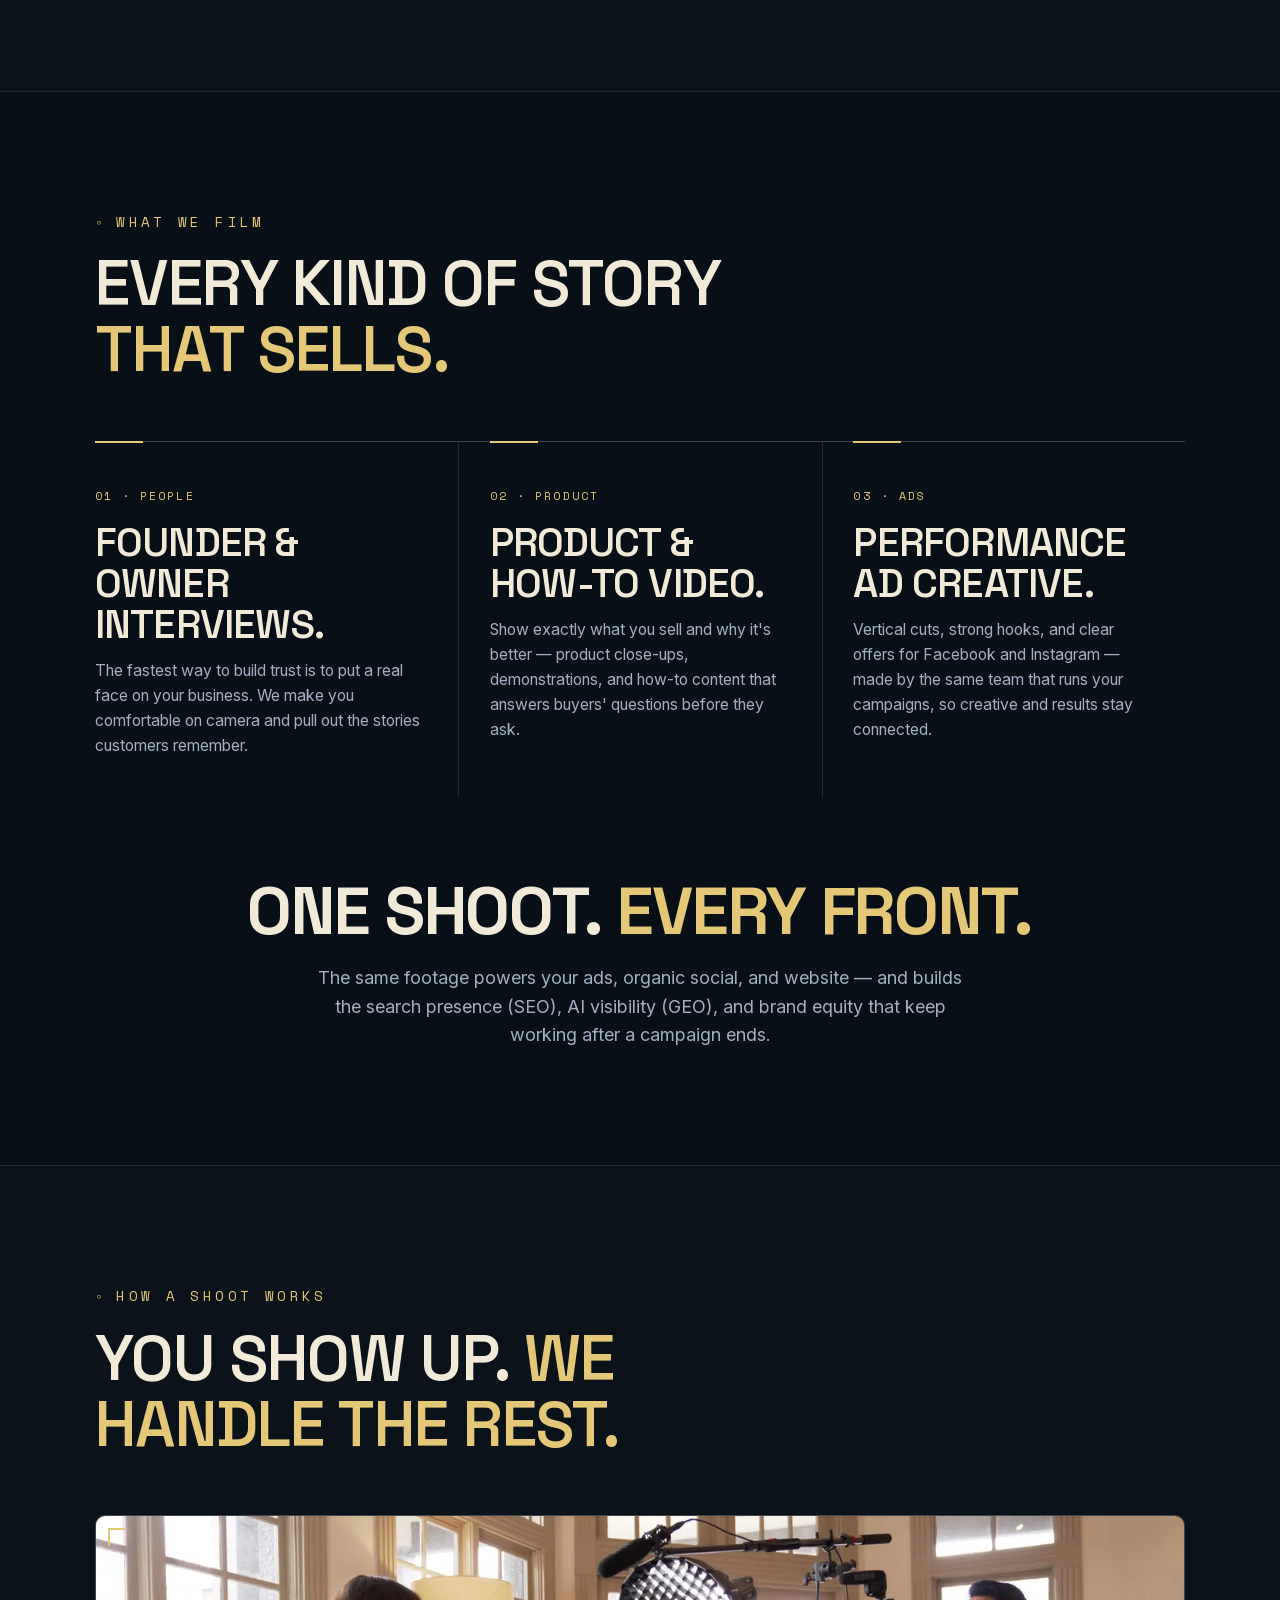
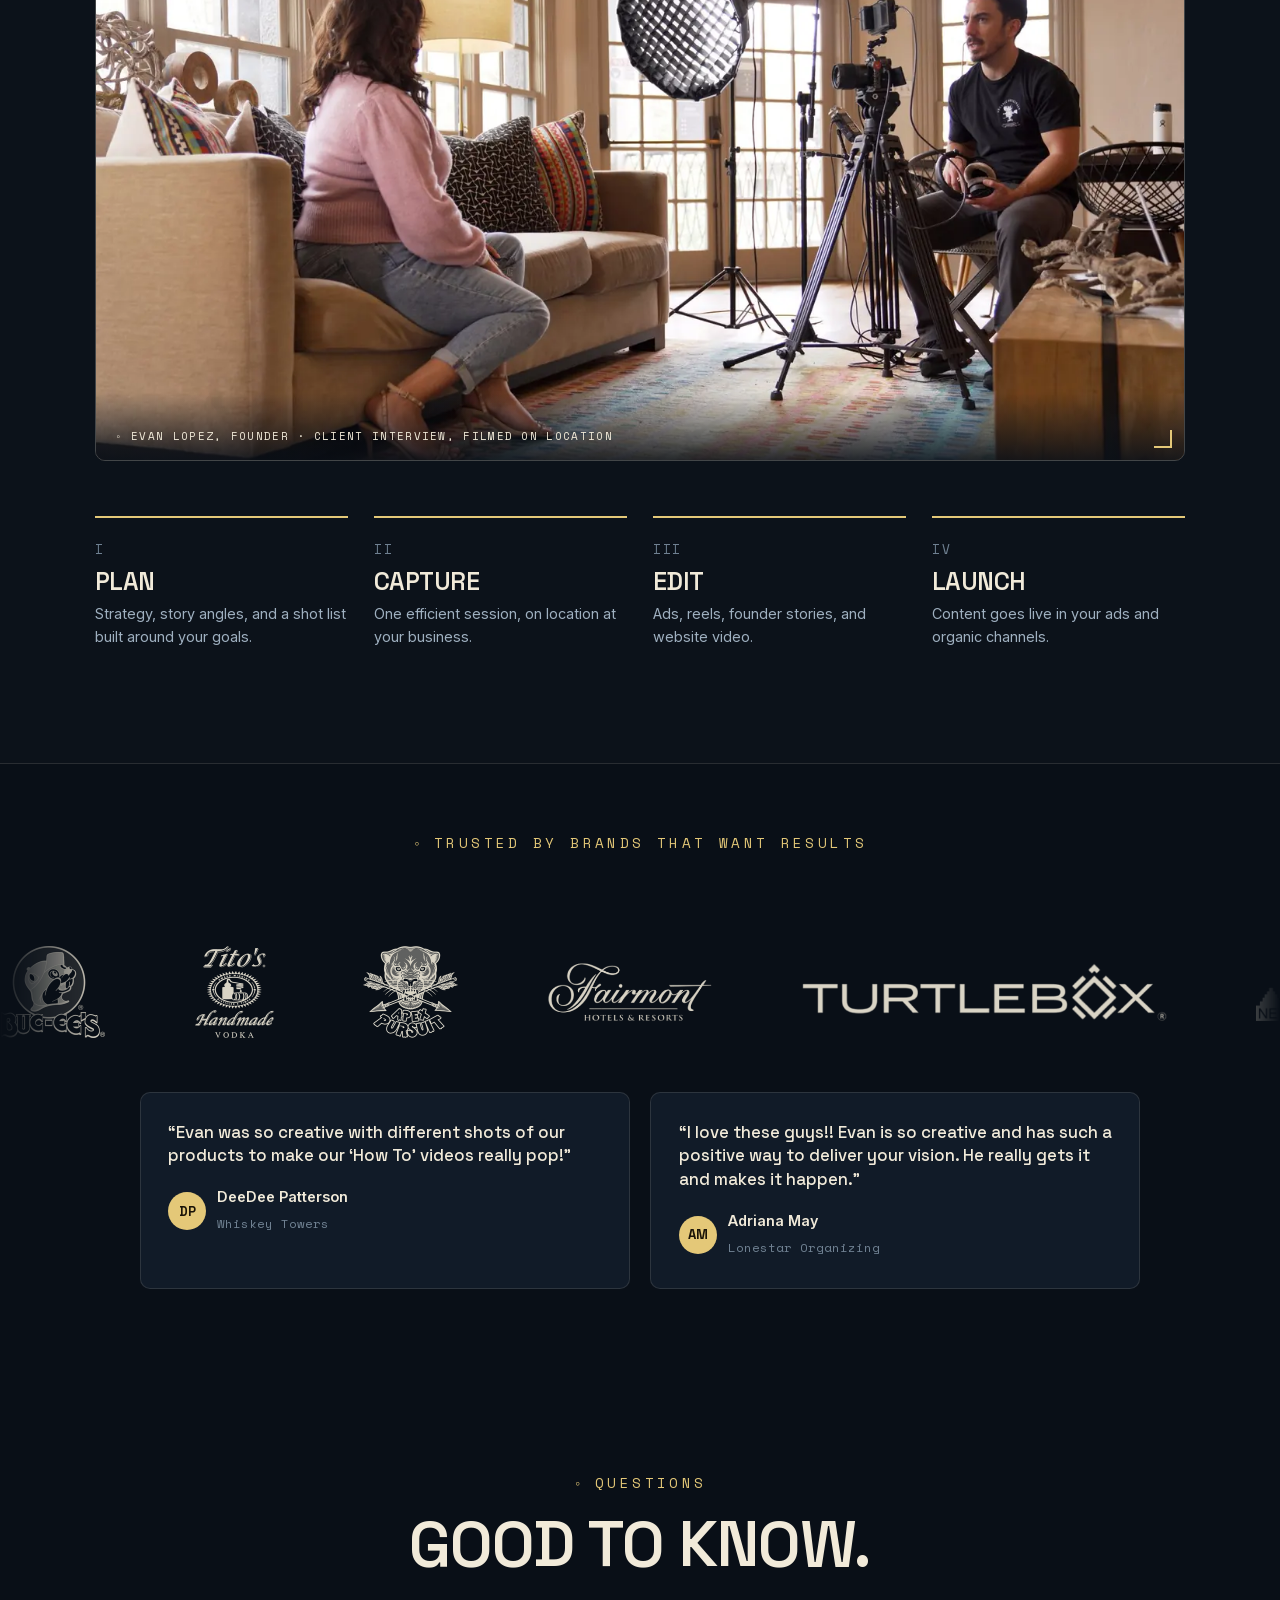
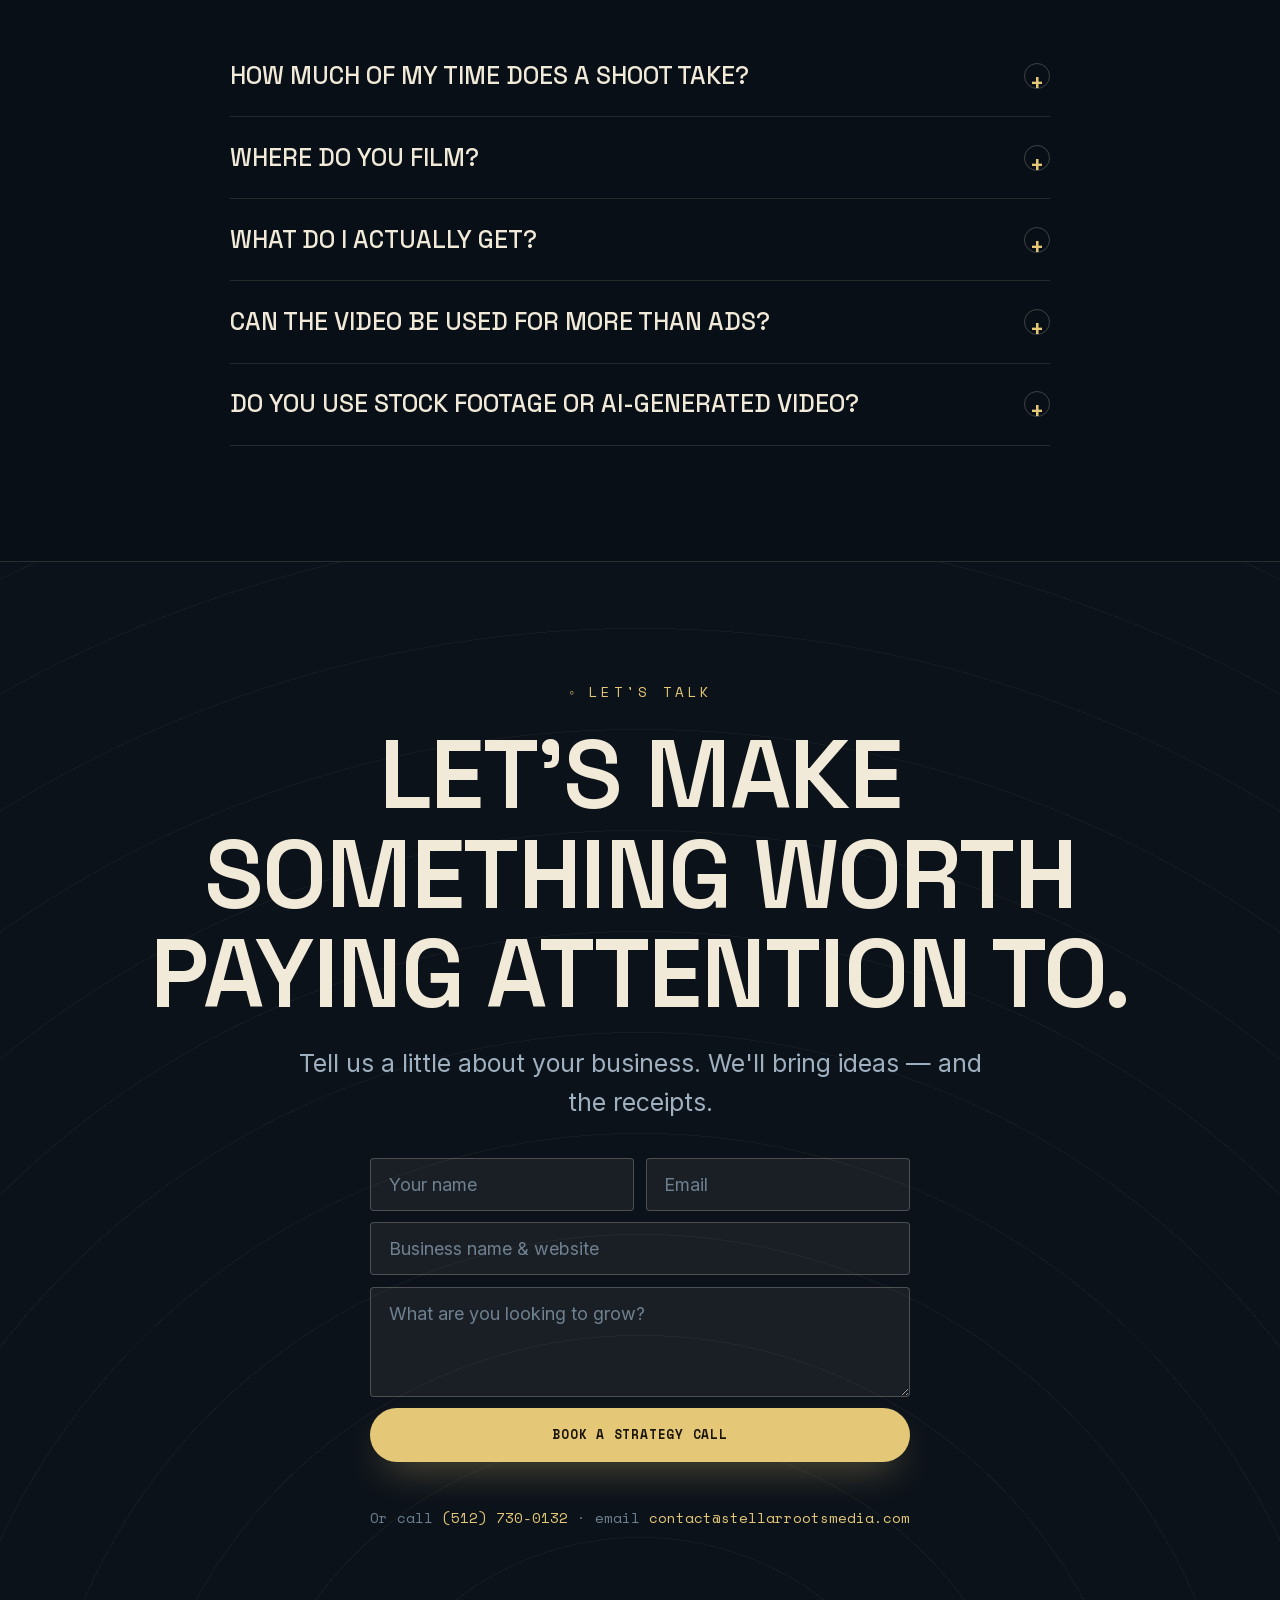
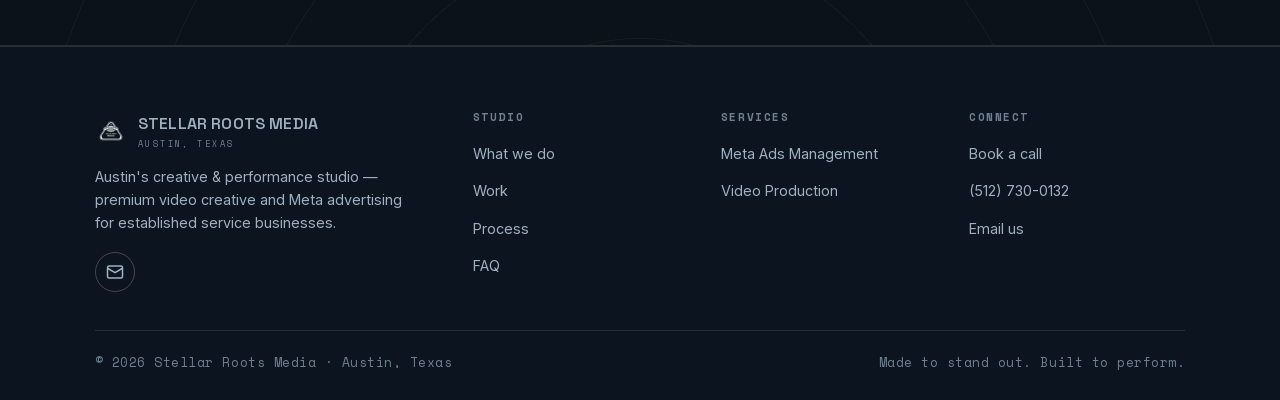
<file: video-production-austin/index.html>
<!DOCTYPE html>
<html lang="en">
<head>
  <!-- Google tag (gtag.js) -->
  <script async src="https://www.googletagmanager.com/gtag/js?id=G-79V9W46W92"></script>
  <script>
    window.dataLayer = window.dataLayer || [];
    function gtag(){dataLayer.push(arguments);}
    gtag('js', new Date());
    gtag('config', 'G-79V9W46W92');
  </script>
  <meta charset="UTF-8" />
  <meta name="viewport" content="width=device-width, initial-scale=1.0" />
  <title>Video Production in Austin, TX | Stellar Roots Media</title>
  <meta name="description" content="Austin video production for businesses — founder interviews, product and lifestyle video, and ad creative filmed on location and built to perform." />
  <meta name="robots" content="index, follow, max-image-preview:large" />
  <link rel="canonical" href="https://stellarrootsmedia.com/video-production-austin/" />
  <meta name="theme-color" content="#101b2b" />
  <meta property="og:type" content="website" />
  <meta property="og:site_name" content="Stellar Roots Media" />
  <meta property="og:title" content="Video Production in Austin, TX | Stellar Roots Media" />
  <meta property="og:description" content="Austin video production for businesses — founder interviews, product and lifestyle video, and ad creative filmed on location and built to perform." />
  <meta property="og:url" content="https://stellarrootsmedia.com/video-production-austin/" />
  <meta property="og:image" content="https://stellarrootsmedia.com/assets/og-image.jpg" />
  <meta property="og:image:width" content="1200" />
  <meta property="og:image:height" content="630" />
  <meta property="og:image:alt" content="Stellar Roots Media logo" />
  <meta name="twitter:card" content="summary_large_image" />
  <meta name="twitter:image" content="https://stellarrootsmedia.com/assets/og-image.jpg" />
  <link rel="icon" type="image/png" sizes="64x64" href="/assets/favicon-64.png" />
  <link rel="apple-touch-icon" href="/assets/apple-touch-icon.png" />
  <link rel="manifest" href="/site.webmanifest" />
  <link rel="preload" href="/assets/fonts/space-grotesk-500-700.woff2" as="font" type="font/woff2" crossorigin />
  <link rel="preload" href="/assets/fonts/inter-400-600.woff2" as="font" type="font/woff2" crossorigin />
  <link rel="stylesheet" href="/css/styles.css?v=29" />
  <script type="application/ld+json">
  {
    "@context": "https://schema.org",
    "@type": "Service",
    "@id": "https://stellarrootsmedia.com/video-production-austin/#service",
    "name": "Video Production & Ad Creative",
    "serviceType": "Video production",
    "url": "https://stellarrootsmedia.com/video-production-austin/",
    "description": "Austin video production for businesses — founder interviews, product and lifestyle video, and ad creative filmed on location and built to perform.",
    "provider": {
      "@type": [
        "ProfessionalService",
        "Organization"
      ],
      "@id": "https://stellarrootsmedia.com/#org",
      "name": "Stellar Roots Media",
      "url": "https://stellarrootsmedia.com/",
      "telephone": "+1-512-730-0132"
    },
    "areaServed": [
      {
        "@type": "City",
        "name": "Austin",
        "containedInPlace": {
          "@type": "State",
          "name": "Texas"
        }
      },
      {
        "@type": "Country",
        "name": "United States"
      }
    ]
  }
  </script>
  <script type="application/ld+json">
  {
    "@context": "https://schema.org",
    "@type": "BreadcrumbList",
    "itemListElement": [
      {
        "@type": "ListItem",
        "position": 1,
        "name": "Home",
        "item": "https://stellarrootsmedia.com/"
      },
      {
        "@type": "ListItem",
        "position": 2,
        "name": "Video Production",
        "item": "https://stellarrootsmedia.com/video-production-austin/"
      }
    ]
  }
  </script>
  <script type="application/ld+json">
  {
    "@context": "https://schema.org",
    "@type": "FAQPage",
    "mainEntity": [
      {
        "@type": "Question",
        "name": "How much of my time does a shoot take?",
        "acceptedAnswer": {
          "@type": "Answer",
          "text": "Very little. We compress production into efficient capture sessions — usually one session covers a large batch of content. We handle planning, filming, editing, and delivery."
        }
      },
      {
        "@type": "Question",
        "name": "Where do you film?",
        "acceptedAnswer": {
          "@type": "Answer",
          "text": "On location at your business — your showroom, kitchen, job site, or office — because real places and real people build more trust than a studio backdrop. We're based in Austin and travel for clients across the U.S."
        }
      },
      {
        "@type": "Question",
        "name": "What do I actually get?",
        "acceptedAnswer": {
          "@type": "Answer",
          "text": "A library of finished content from each shoot: founder and owner interviews, product and how-to videos, lifestyle footage, and ad cuts formatted for Facebook, Instagram, and your website."
        }
      },
      {
        "@type": "Question",
        "name": "Can the video be used for more than ads?",
        "acceptedAnswer": {
          "@type": "Answer",
          "text": "Yes — that's how it keeps paying off. The same footage powers your ads, organic social posts, your website, and the content that helps you rank on Google and get recommended by AI search."
        }
      },
      {
        "@type": "Question",
        "name": "Do you use stock footage or AI-generated video?",
        "acceptedAnswer": {
          "@type": "Answer",
          "text": "No. Every frame is your real business, filmed on location. That authenticity is what makes people trust — and choose — you."
        }
      }
    ]
  }
  </script>
</head>
<body>
  <div class="starlayer" aria-hidden="true"></div>
  <a class="sr-only" href="#contact">Skip to contact</a>
  <header class="site-header">
    <div class="container">
      <nav class="nav" aria-label="Primary" data-open="false">
        <a class="brand" href="/" aria-label="Stellar Roots Media home">
          <img src="/assets/logo-small.png" alt="Stellar Roots Media logo" width="32" height="32" />
          <span><b>Stellar Roots Media</b><small>Austin, Texas</small></span>
        </a>
        <ul class="nav-links">
          <li><a href="/#what">What we do</a></li>
          <li><a href="/#creative">Work</a></li>
          <li><a href="/#process">Process</a></li>
          <li><a href="/#faq">FAQ</a></li>
        </ul>
        <div class="nav-cta">
          <a class="btn btn--ghost btn--sm" href="/#what">What we do</a>
          <a class="btn btn--primary btn--sm" href="#contact"><span class="lbl-lg">Book a Strategy Call</span><span class="lbl-sm">Book a call</span></a>
          <button class="nav-toggle" aria-label="Toggle menu" aria-expanded="false"><span></span></button>
        </div>
      </nav>
    </div>
  </header>

  <main id="top">
    <section class="band hero page-hero" aria-labelledby="page-title">
      <div class="container">
        <nav class="crumbs" aria-label="Breadcrumb"><a href="/">Home</a><span>/</span><span aria-current="page">Video Production</span></nav>
        <span class="kicker">Video production &amp; ad creative</span>
        <h1 id="page-title">Austin video production that <em class="accent">earns trust.</em></h1>
        <p class="lead">Real owners, real products, filmed on location — then edited into ads, social content, and brand stories that keep working long after the shoot.</p>
        <div class="hero-actions">
          <a class="btn btn--primary" href="#contact">Book a Strategy Call</a>
          <a class="btn btn--ghost" href="#proof">See the results</a>
        </div>
      </div>
    </section>

    <section class="band band--cream" id="proof" aria-labelledby="work-title">
      <div class="container">
        <div class="section-head reveal">
          <span class="kicker">The work</span>
          <h2 class="display" id="work-title">Filmed on location. <em class="accent">Built to perform.</em></h2>
          <p>A few frames from real client ads across the kinds of businesses we serve.</p>
        </div>
        <div class="creative-grid reveal">
          <figure class="frame"><img src="/assets/work/retail.webp" alt="Retail showroom client ad frame" loading="lazy" width="660" height="1173"><figcaption class="tag">Retail Showroom</figcaption></figure>
          <figure class="frame"><img src="/assets/work/spirits.webp" alt="Spirits brand client ad frame" loading="lazy" width="660" height="1173"><figcaption class="tag">Spirits</figcaption></figure>
          <figure class="frame"><img src="/assets/work/hospitality.webp" alt="Hospitality client ad frame" loading="lazy" width="660" height="1173"><figcaption class="tag">Hospitality</figcaption></figure>
          <figure class="frame"><img src="/assets/work/homeservices.webp" alt="Home services client ad frame" loading="lazy" width="660" height="1173"><figcaption class="tag">Home Services</figcaption></figure>
          <figure class="frame"><img src="/assets/work/founder.webp" alt="Founder interview client ad frame" loading="lazy" width="660" height="1173"><figcaption class="tag">Founder Interview</figcaption></figure>
        </div>
        <p class="creative-note">◦ Every frame is a real client. Nothing here is stock, templated, or generated.</p>
      </div>
    </section>

    <section class="band" id="what-we-film" aria-labelledby="film-title">
      <div class="container">
        <div class="section-head reveal">
          <span class="kicker">What we film</span>
          <h2 class="display" id="film-title">Every kind of story <em class="accent">that sells.</em></h2>
        </div>
        <div class="fronts">
          <article class="front reveal"><span class="no">01 · People</span><h3>Founder &amp; owner interviews.</h3><p>The fastest way to build trust is to put a real face on your business. We make you comfortable on camera and pull out the stories customers remember.</p></article>
          <article class="front reveal"><span class="no">02 · Product</span><h3>Product &amp; how-to video.</h3><p>Show exactly what you sell and why it's better — product close-ups, demonstrations, and how-to content that answers buyers' questions before they ask.</p></article>
          <article class="front reveal"><span class="no">03 · Ads</span><h3>Performance ad creative.</h3><p>Vertical cuts, strong hooks, and clear offers for Facebook and Instagram — made by the same team that runs your campaigns, so creative and results stay connected.</p></article>
        </div>
        <p class="pull reveal">One shoot. <span class="accent">Every front.</span></p>
        <p style="text-align:center;color:var(--muted);max-width:60ch;margin:1.2rem auto 0">The same footage powers your ads, organic social, and website — and builds the search presence (SEO), AI visibility (GEO), and brand equity that keep working after a campaign ends.</p>
      </div>
    </section>

    <section class="band band--cream" id="process" aria-labelledby="process-title">
      <div class="container">
        <div class="section-head reveal">
          <span class="kicker">How a shoot works</span>
          <h2 class="display" id="process-title">You show up. <em class="accent">We handle the rest.</em></h2>
        </div>
        <figure class="bts reveal">
          <img src="/assets/work/bts-interview-1400.webp" srcset="/assets/work/bts-interview-800.webp 800w, /assets/work/bts-interview-1400.webp 1400w, /assets/work/bts-interview-2000.webp 2000w" sizes="(max-width: 1240px) 100vw, 1180px" alt="Evan Lopez, founder of Stellar Roots Media, interviewing a client on location" loading="lazy" width="2000" height="1125">
          <figcaption>◦ Evan Lopez, founder · client interview, filmed on location</figcaption>
        </figure>
        <div class="process">
          <div class="pstep"><span class="n">i</span><h3>Plan</h3><p>Strategy, story angles, and a shot list built around your goals.</p></div>
          <div class="pstep"><span class="n">ii</span><h3>Capture</h3><p>One efficient session, on location at your business.</p></div>
          <div class="pstep"><span class="n">iii</span><h3>Edit</h3><p>Ads, reels, founder stories, and website video.</p></div>
          <div class="pstep"><span class="n">iv</span><h3>Launch</h3><p>Content goes live in your ads and organic channels.</p></div>
        </div>
      </div>
    </section>

    <section class="band band--tight" aria-label="Clients and reviews">
      <div class="container">
        <div class="section-head center reveal">
          <span class="kicker center">Trusted by brands that want results</span>
        </div>
      </div>
      <div class="logo-marquee" role="img" aria-label="Client logos: Buc-ee's, Tito's Handmade Vodka, Apex Pursuit, Fairmont, Turtlebox, Networking Austin, Premier Mattress, Icelandic Glacial, Archery Country, Harlem Globetrotters">
        <div class="logo-track">
          <img width="210" height="184" class="tall" src="/assets/clients/bucees.png" alt="Buc-ee's" />
          <img width="158" height="184" class="tall" src="/assets/clients/titos.png" alt="Tito's Handmade Vodka" />
          <img width="190" height="184" class="tall" src="/assets/clients/apex-pursuit.png" alt="Apex Pursuit" />
          <img width="320" height="113" src="/assets/clients/fairmont.png" alt="Fairmont" />
          <img width="560" height="89" src="/assets/clients/turtlebox.png" alt="Turtlebox" />
          <img width="378" height="120" src="/assets/clients/networking-austin.png" alt="Networking Austin" />
          <img width="158" height="184" class="tall" src="/assets/clients/premier-mattress.png" alt="Premier Mattress" />
          <img width="297" height="120" src="/assets/clients/icelandic.png" alt="Icelandic Glacial" />
          <img width="200" height="120" src="/assets/clients/archery-country.png" alt="Archery Country" />
          <img width="275" height="120" src="/assets/clients/harlem-globetrotters.png" alt="Harlem Globetrotters" />
          <img width="210" height="184" class="tall" src="/assets/clients/bucees.png" alt="" aria-hidden="true" />
          <img width="158" height="184" class="tall" src="/assets/clients/titos.png" alt="" aria-hidden="true" />
          <img width="190" height="184" class="tall" src="/assets/clients/apex-pursuit.png" alt="" aria-hidden="true" />
          <img width="320" height="113" src="/assets/clients/fairmont.png" alt="" aria-hidden="true" />
          <img width="560" height="89" src="/assets/clients/turtlebox.png" alt="" aria-hidden="true" />
          <img width="378" height="120" src="/assets/clients/networking-austin.png" alt="" aria-hidden="true" />
          <img width="158" height="184" class="tall" src="/assets/clients/premier-mattress.png" alt="" aria-hidden="true" />
          <img width="297" height="120" src="/assets/clients/icelandic.png" alt="" aria-hidden="true" />
          <img width="200" height="120" src="/assets/clients/archery-country.png" alt="" aria-hidden="true" />
          <img width="275" height="120" src="/assets/clients/harlem-globetrotters.png" alt="" aria-hidden="true" />
        </div>
      </div>
      <div class="container">
        <div class="tgrid" style="margin-top:2.4rem">
          <div class="tcard"><p class="q">“Evan was so creative with different shots of our products to make our ‘How To’ videos really pop!”</p><div class="who"><div class="av">DP</div><div><b>DeeDee Patterson</b><span>Whiskey Towers</span></div></div></div>
          <div class="tcard"><p class="q">“I love these guys!! Evan is so creative and has such a positive way to deliver your vision. He really gets it and makes it happen.”</p><div class="who"><div class="av">AM</div><div><b>Adriana May</b><span>Lonestar Organizing</span></div></div></div>
        </div>
      </div>
    </section>

    <section class="band" id="faq" aria-labelledby="faq-title">
      <div class="container">
        <div class="section-head center reveal">
          <span class="kicker center">Questions</span>
          <h2 class="display" id="faq-title">Good to know.</h2>
        </div>
        <div class="faq">
          <div class="faq-item"><button class="faq-q" aria-expanded="false">How much of my time does a shoot take?<span class="mark">+</span></button><div class="faq-a"><div>Very little. We compress production into efficient capture sessions — usually one session covers a large batch of content. We handle planning, filming, editing, and delivery.</div></div></div>
          <div class="faq-item"><button class="faq-q" aria-expanded="false">Where do you film?<span class="mark">+</span></button><div class="faq-a"><div>On location at your business — your showroom, kitchen, job site, or office — because real places and real people build more trust than a studio backdrop. We're based in Austin and travel for clients across the U.S.</div></div></div>
          <div class="faq-item"><button class="faq-q" aria-expanded="false">What do I actually get?<span class="mark">+</span></button><div class="faq-a"><div>A library of finished content from each shoot: founder and owner interviews, product and how-to videos, lifestyle footage, and ad cuts formatted for Facebook, Instagram, and your website.</div></div></div>
          <div class="faq-item"><button class="faq-q" aria-expanded="false">Can the video be used for more than ads?<span class="mark">+</span></button><div class="faq-a"><div>Yes — that's how it keeps paying off. The same footage powers your ads, organic social posts, your website, and the content that helps you rank on Google and get recommended by AI search.</div></div></div>
          <div class="faq-item"><button class="faq-q" aria-expanded="false">Do you use stock footage or AI-generated video?<span class="mark">+</span></button><div class="faq-a"><div>No. Every frame is your real business, filmed on location. That authenticity is what makes people trust — and choose — you.</div></div></div>
        </div>
      </div>
    </section>

    <!-- FINAL CTA (ink) -->
    <section class="band band--cream final" id="contact" aria-labelledby="cta-title">
      <div class="container">
        <span class="kicker center">Let's talk</span>
        <h2 class="display display--xl" id="cta-title">Let's make something worth paying attention to.</h2>
        <p class="sub">Tell us a little about your business. We'll bring ideas — and the receipts.</p>
        <form class="contact-form" id="contact-form" novalidate>
          <div class="row2">
            <input type="text" id="cf-name" name="name" placeholder="Your name" autocomplete="name" required />
            <input type="email" id="cf-email" name="email" placeholder="Email" autocomplete="email" required />
          </div>
          <input type="text" id="cf-business" name="business" placeholder="Business name & website" autocomplete="organization" />
          <textarea id="cf-msg" name="message" placeholder="What are you looking to grow?"></textarea>
          <button type="submit" class="btn btn--primary btn--block">Book a Strategy Call</button>
        </form>
        <p class="form-msg" id="form-msg" role="status" aria-live="polite"></p>
        <p class="cta-alt">Or call <a href="tel:+15127300132">(512) 730-0132</a> · email <a href="mailto:contact@stellarrootsmedia.com?subject=Strategy%20Call">contact@stellarrootsmedia.com</a></p>
      </div>
    </section>
  </main>

  <footer class="site-footer">
    <div class="container">
      <div class="footer-grid">
        <div class="footer-brand">
          <a class="brand" href="/" aria-label="Stellar Roots Media home">
            <img src="/assets/logo-small.png" alt="Stellar Roots Media logo" width="32" height="32" />
            <span><b>Stellar Roots Media</b><small>Austin, Texas</small></span>
          </a>
          <p>Austin's creative &amp; performance studio — premium video creative and Meta advertising for established service businesses.</p>
          <div class="socials">
            <a href="mailto:contact@stellarrootsmedia.com" aria-label="Email"><svg width="18" height="18" viewBox="0 0 24 24" fill="none" stroke="currentColor" stroke-width="2"><rect x="2" y="4" width="20" height="16" rx="2"/><path d="m22 7-10 6L2 7"/></svg></a>
          </div>
        </div>
        <div><h4>Studio</h4><ul><li><a href="/#what">What we do</a></li><li><a href="/#creative">Work</a></li><li><a href="/#process">Process</a></li><li><a href="/#faq">FAQ</a></li></ul></div>
        <div><h4>Services</h4><ul><li><a href="/meta-ads-austin/">Meta Ads Management</a></li><li><a href="/video-production-austin/">Video Production</a></li></ul></div>
        <div><h4>Connect</h4><ul><li><a href="#contact">Book a call</a></li><li><a href="tel:+15127300132">(512) 730-0132</a></li><li><a href="mailto:contact@stellarrootsmedia.com">Email us</a></li></ul></div>
      </div>
      <div class="footer-bottom">
        <span>© <span id="year">2026</span> Stellar Roots Media · Austin, Texas</span>
        <span>Made to stand out. Built to perform.</span>
      </div>
    </div>
  </footer>

  <script src="/js/main.js"></script>
</body>
</html>
</file>
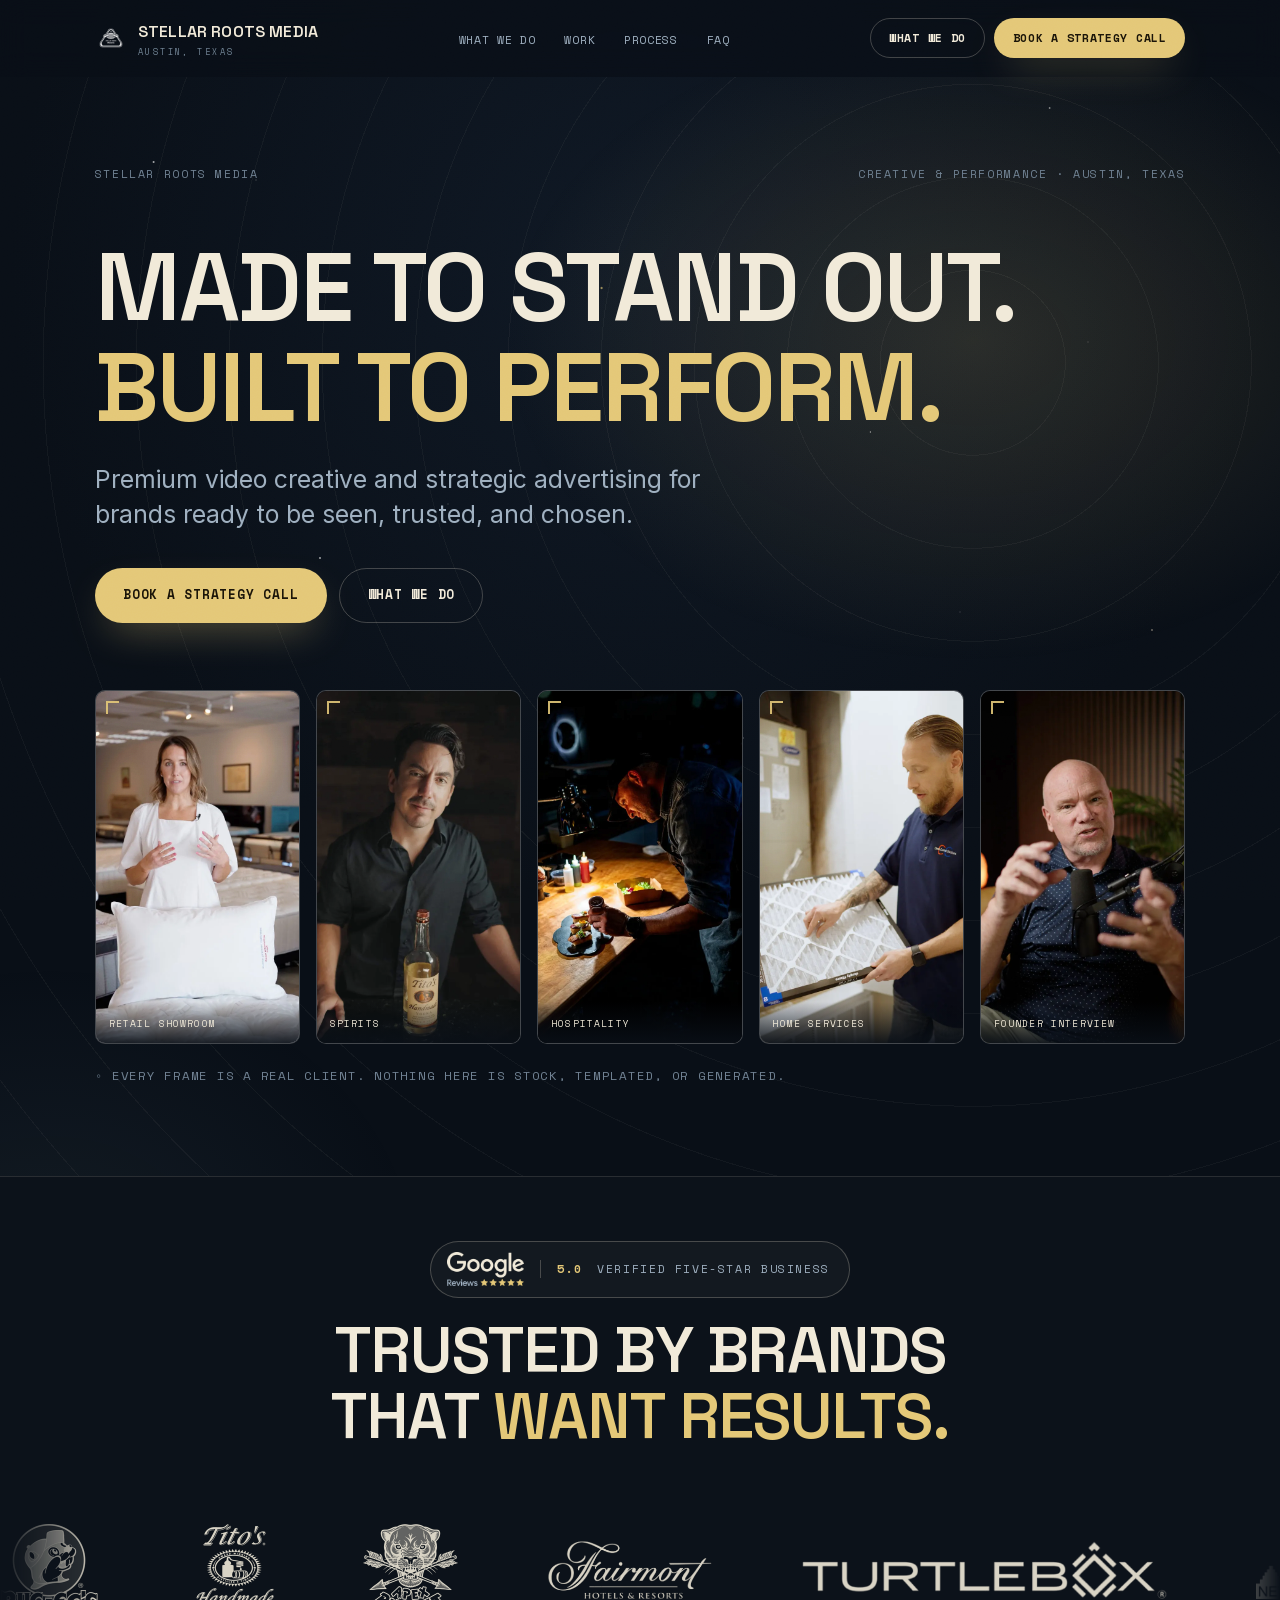
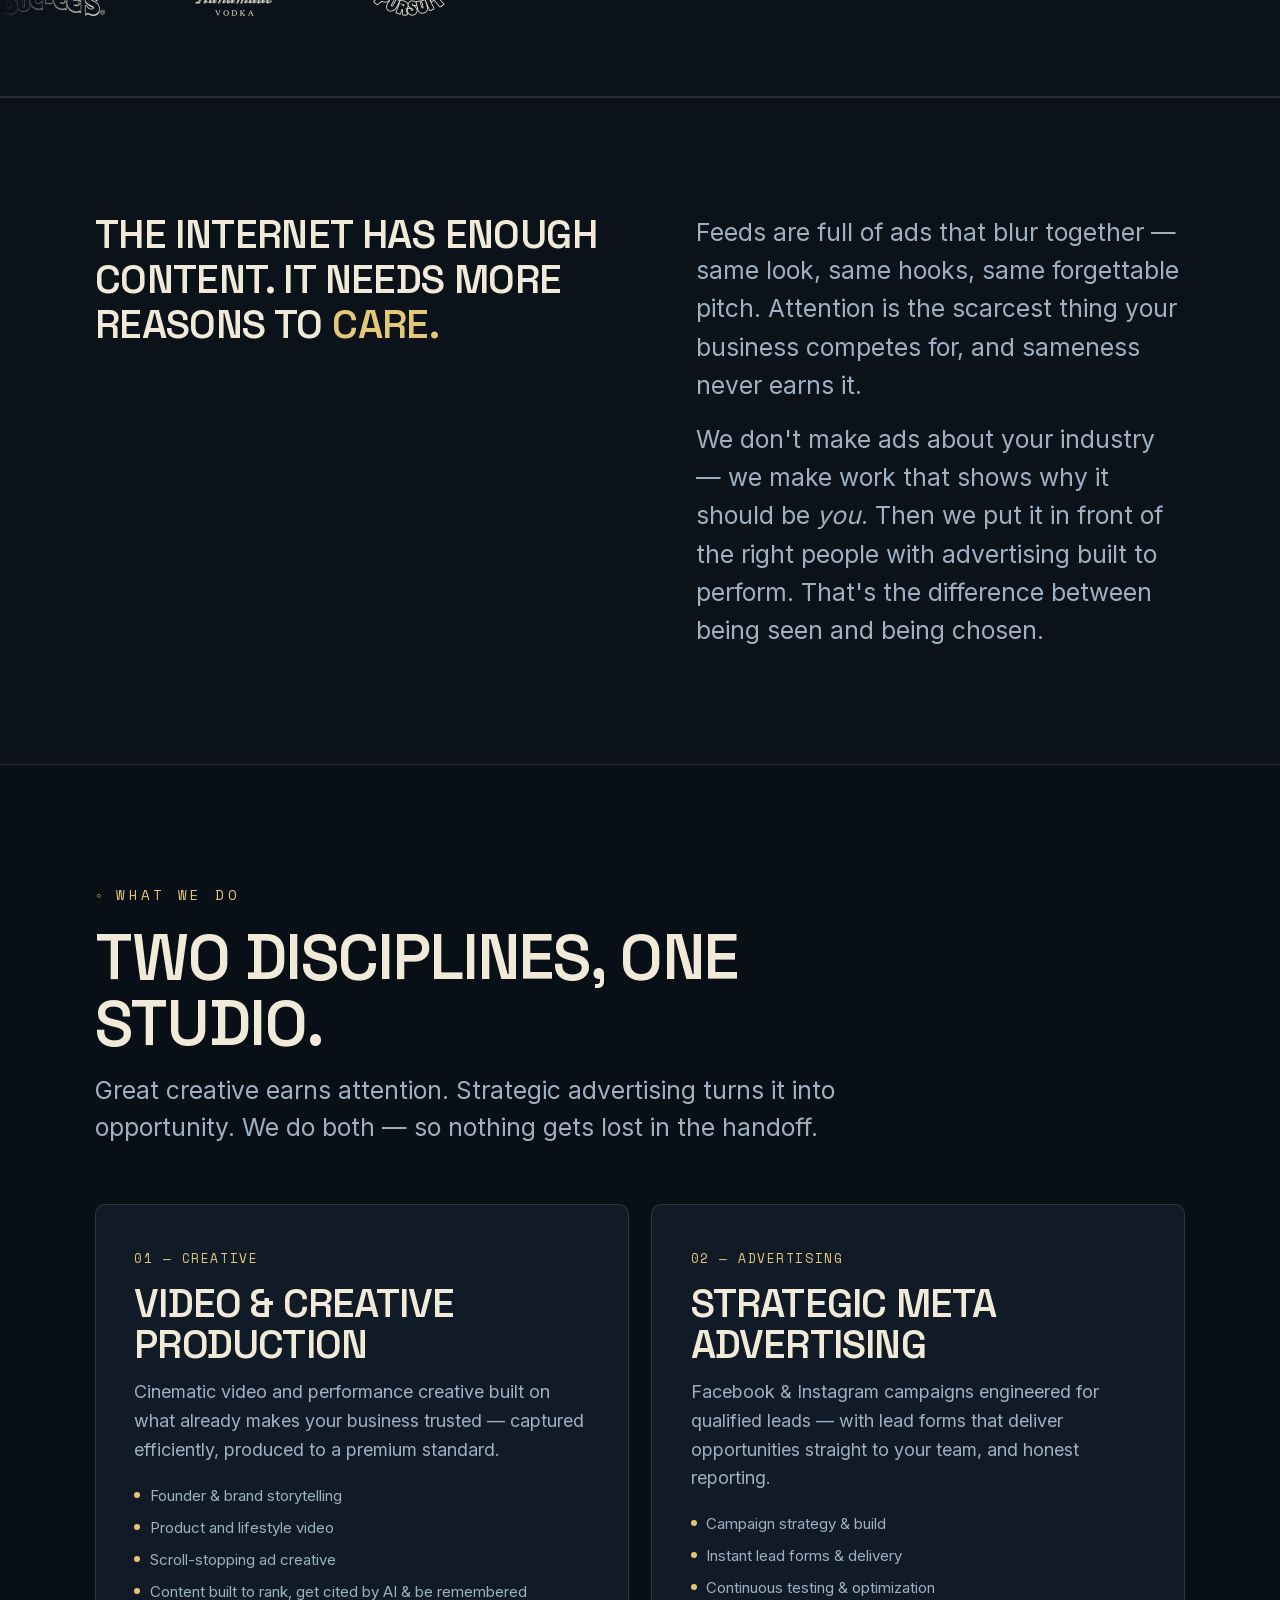
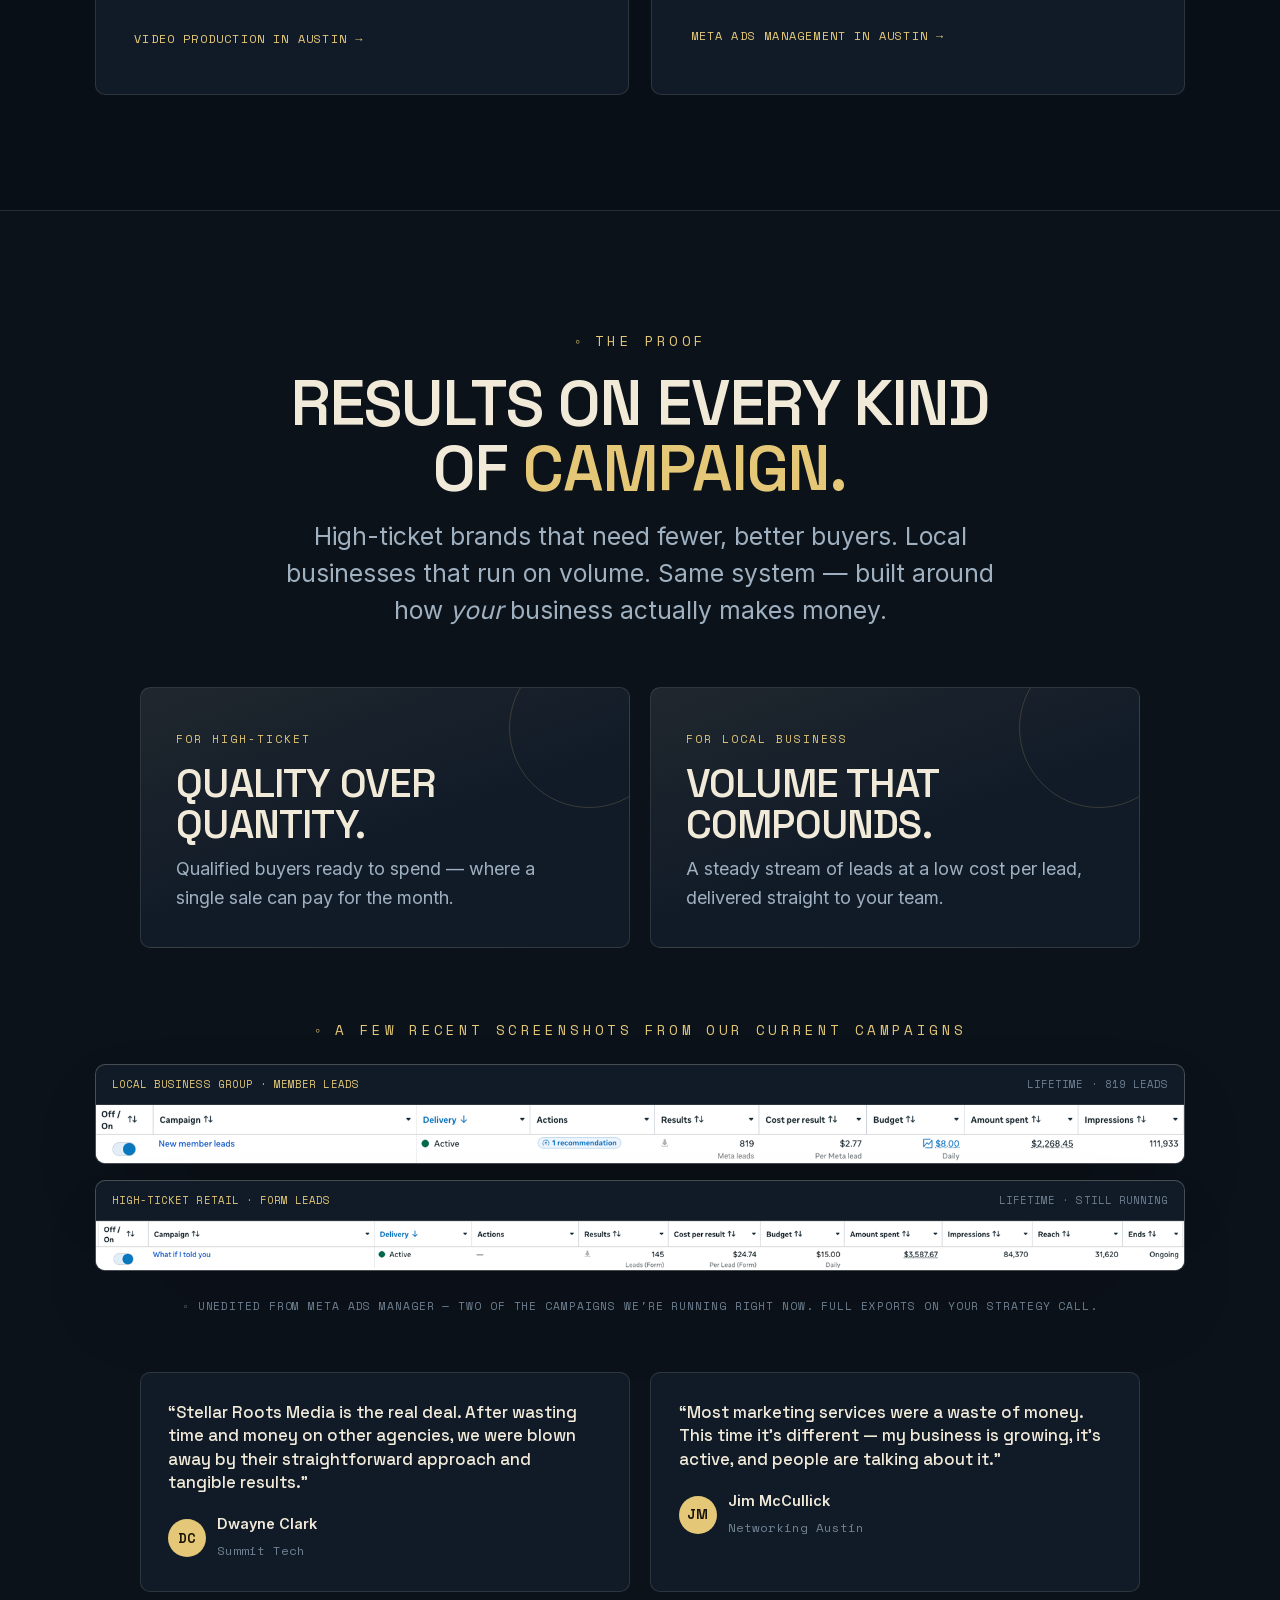
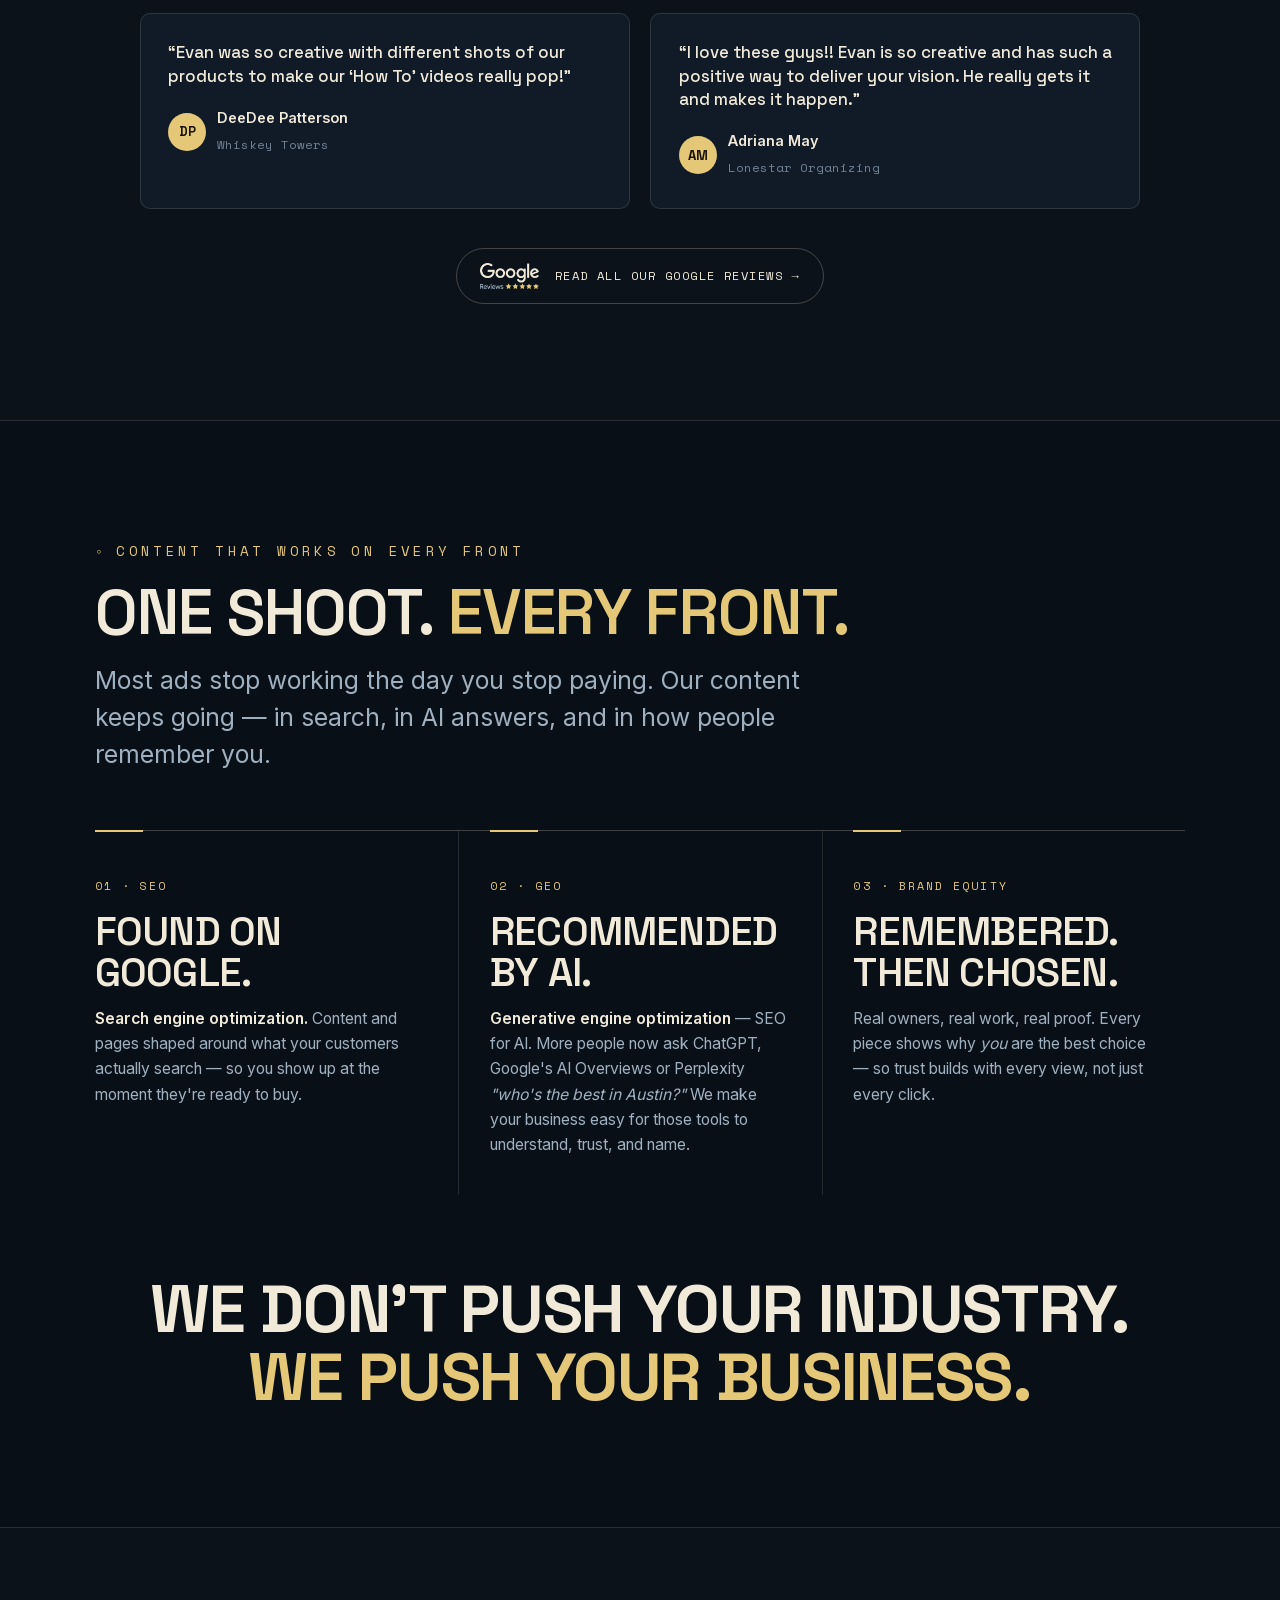
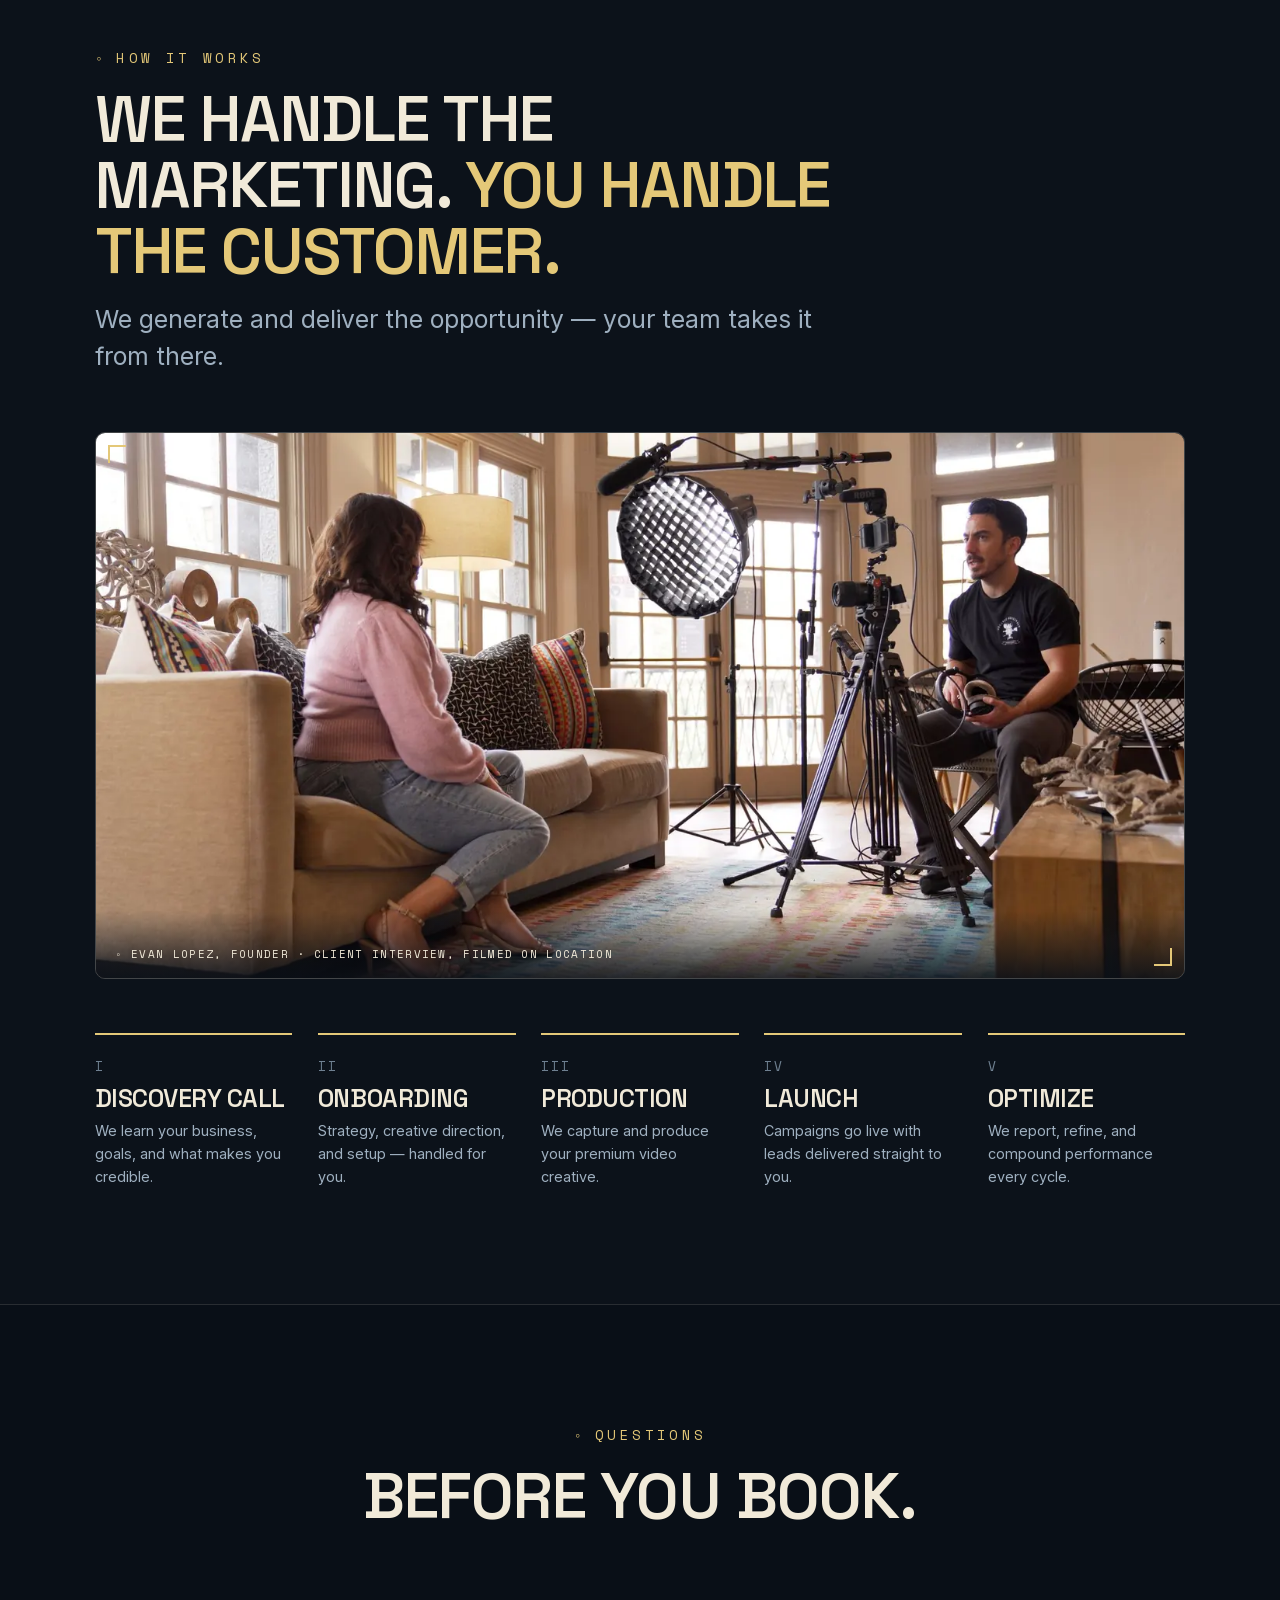
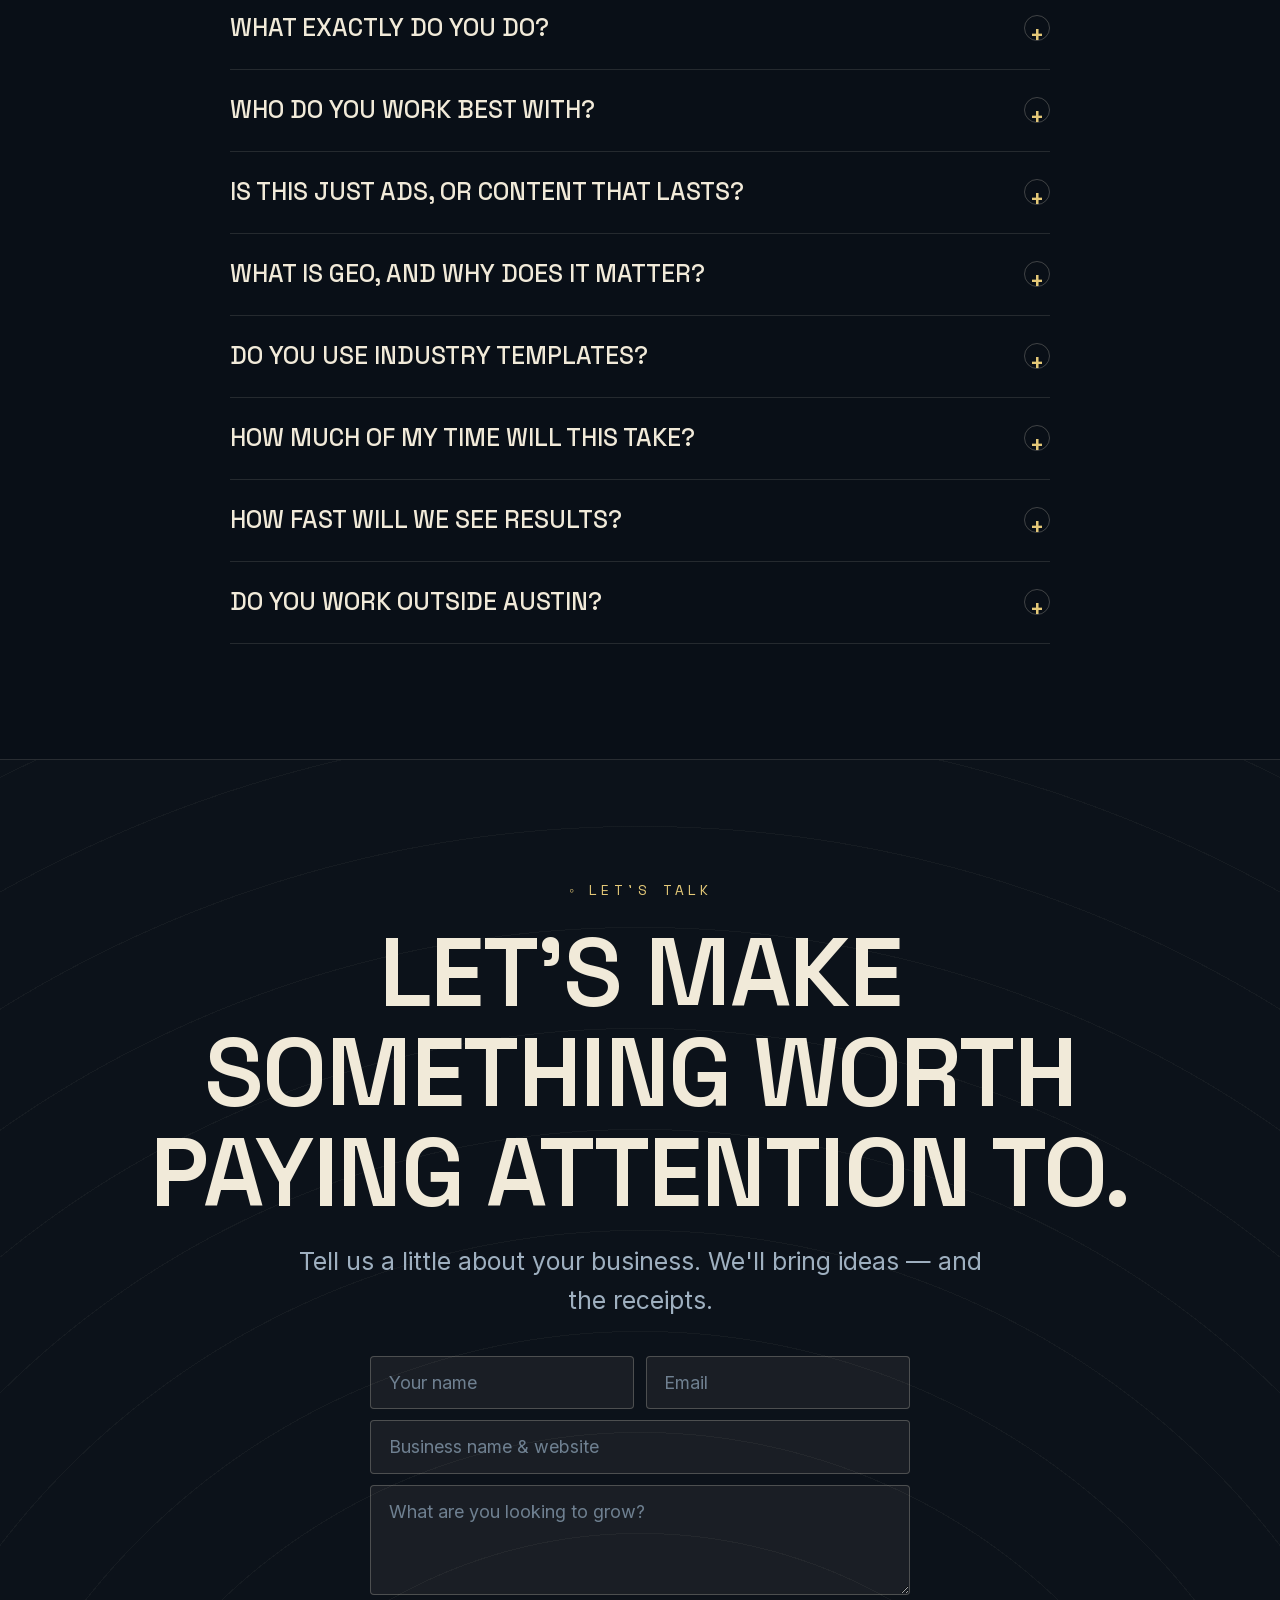
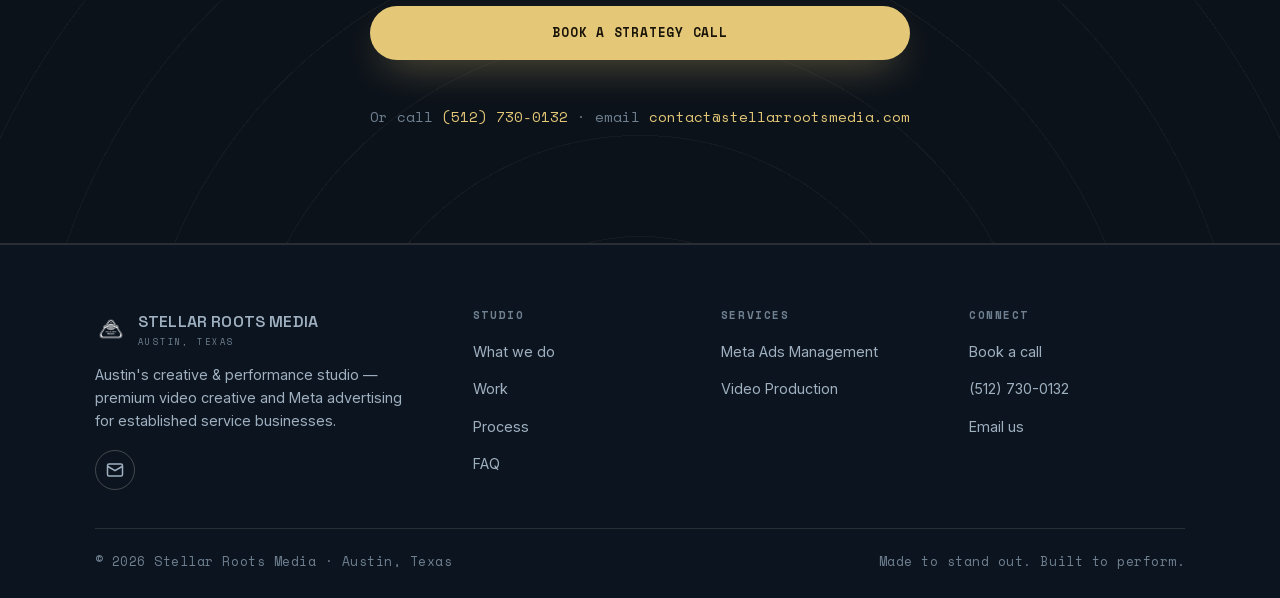
<file: author/stellar-roots-media/index.html>
<!DOCTYPE html>
<html lang="en"><head><meta charset="UTF-8">
<title>Stellar Roots Media</title>
<meta name="robots" content="noindex, follow">
<link rel="canonical" href="https://stellarrootsmedia.com/">
<meta http-equiv="refresh" content="0; url=../../">
<script>location.replace("../../");</script>
<style>body{background:#090f17;color:#f1ead9;font-family:system-ui,sans-serif;display:grid;place-items:center;min-height:100vh;margin:0}a{color:#e4c878}</style>
</head><body><p>Redirecting to <a href="../../">Stellar Roots Media</a>…</p></body></html>
</file>
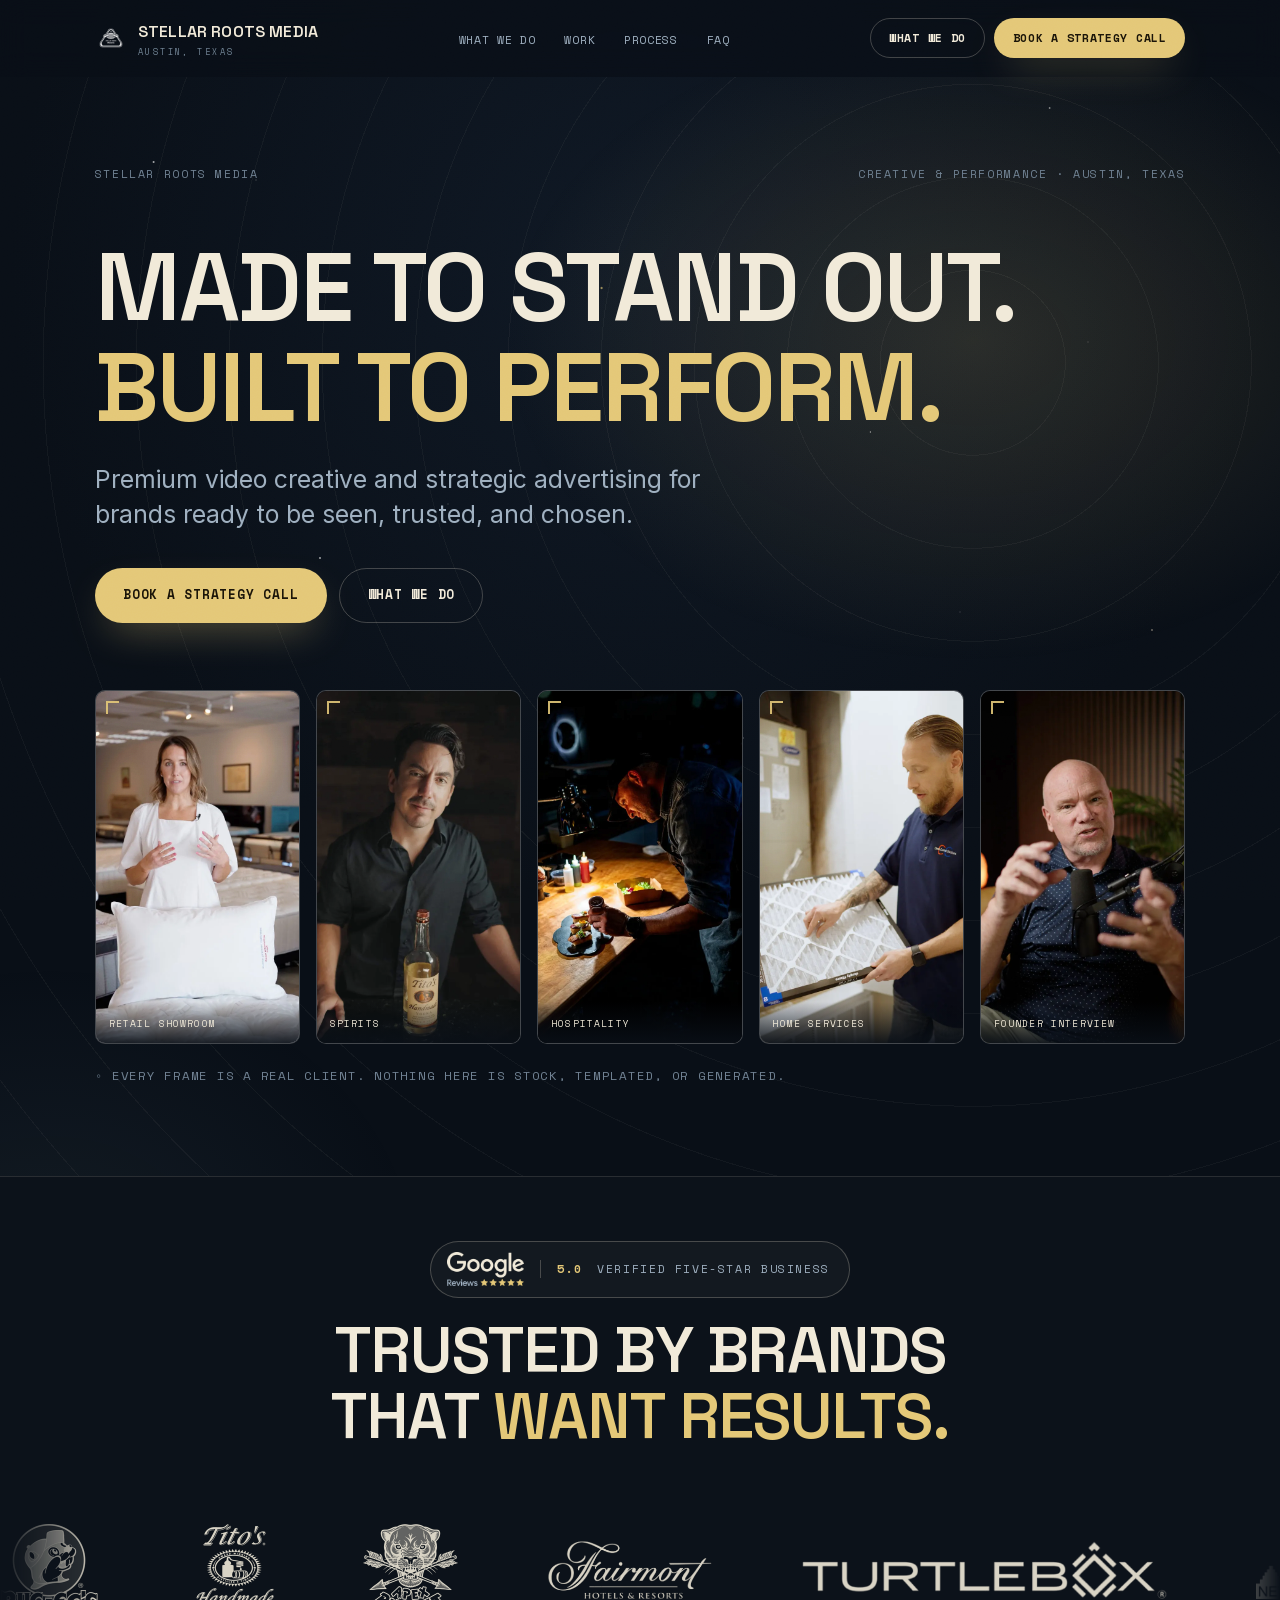
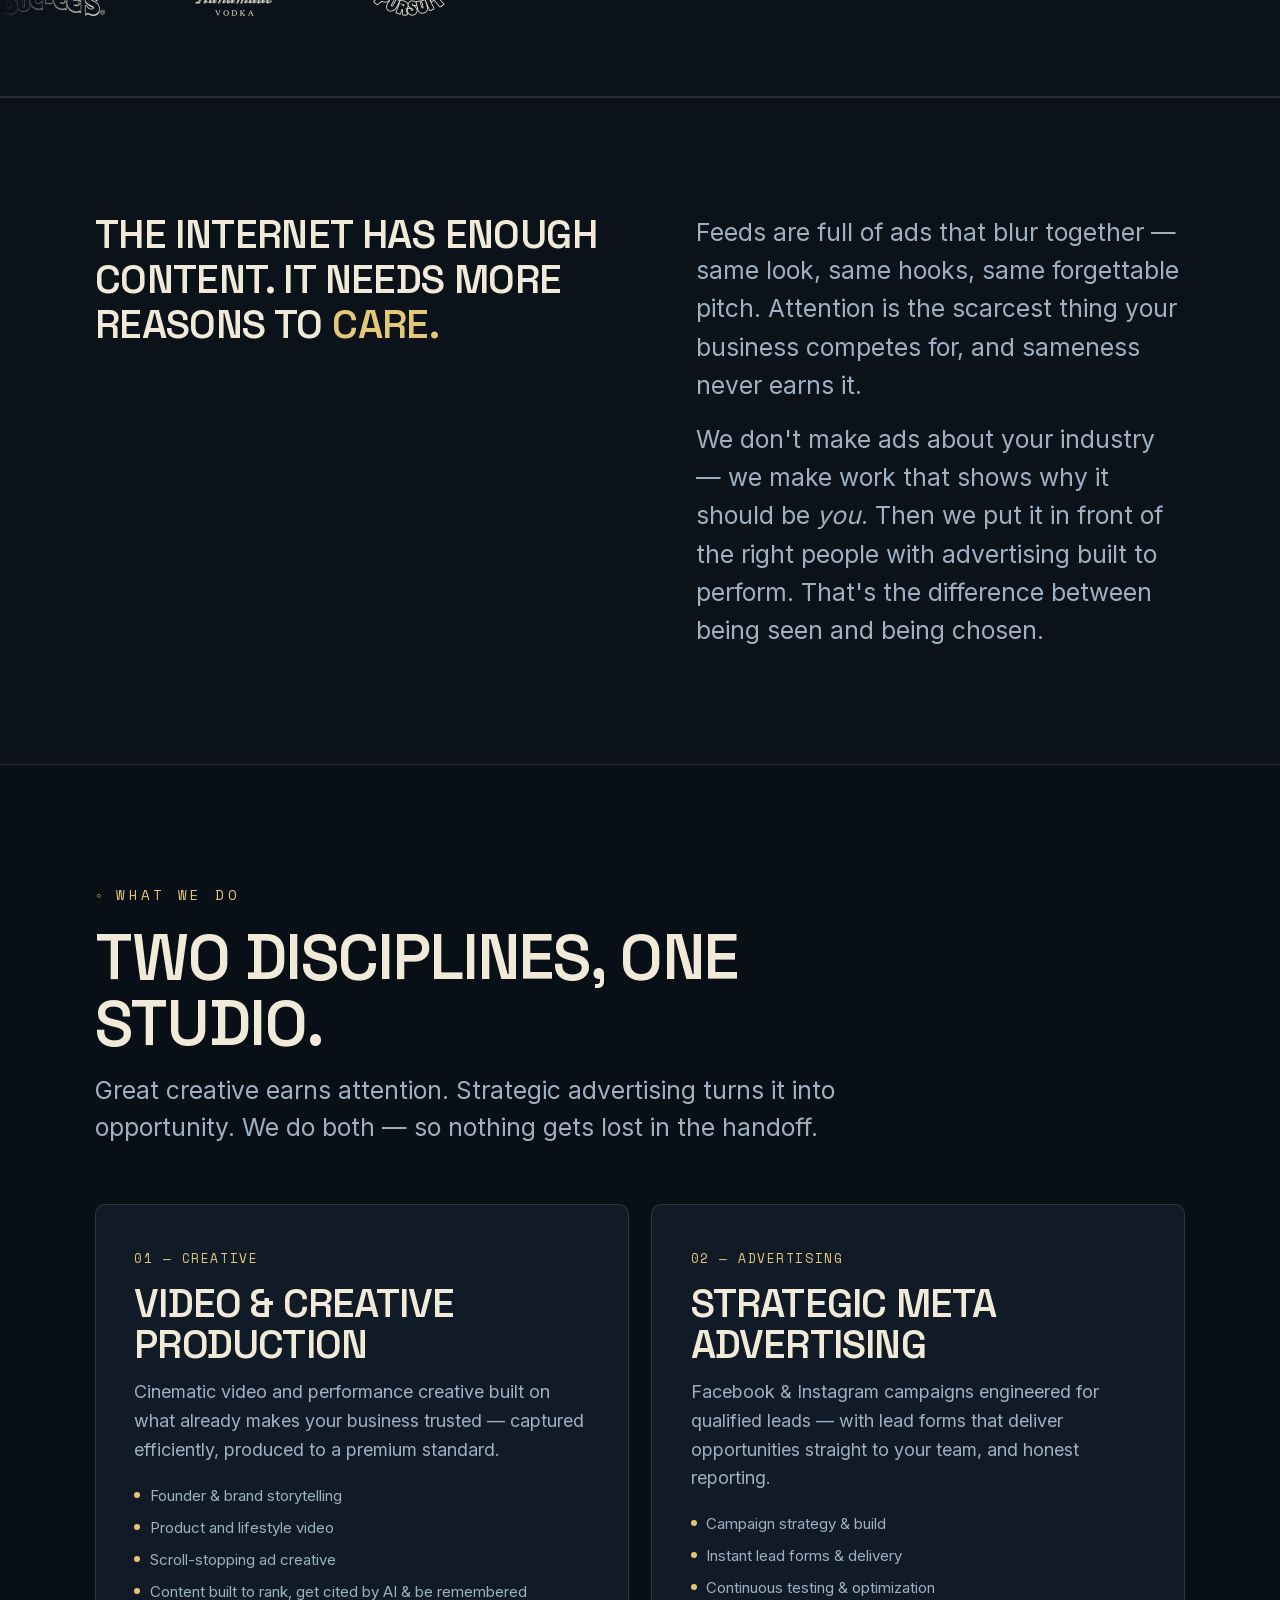
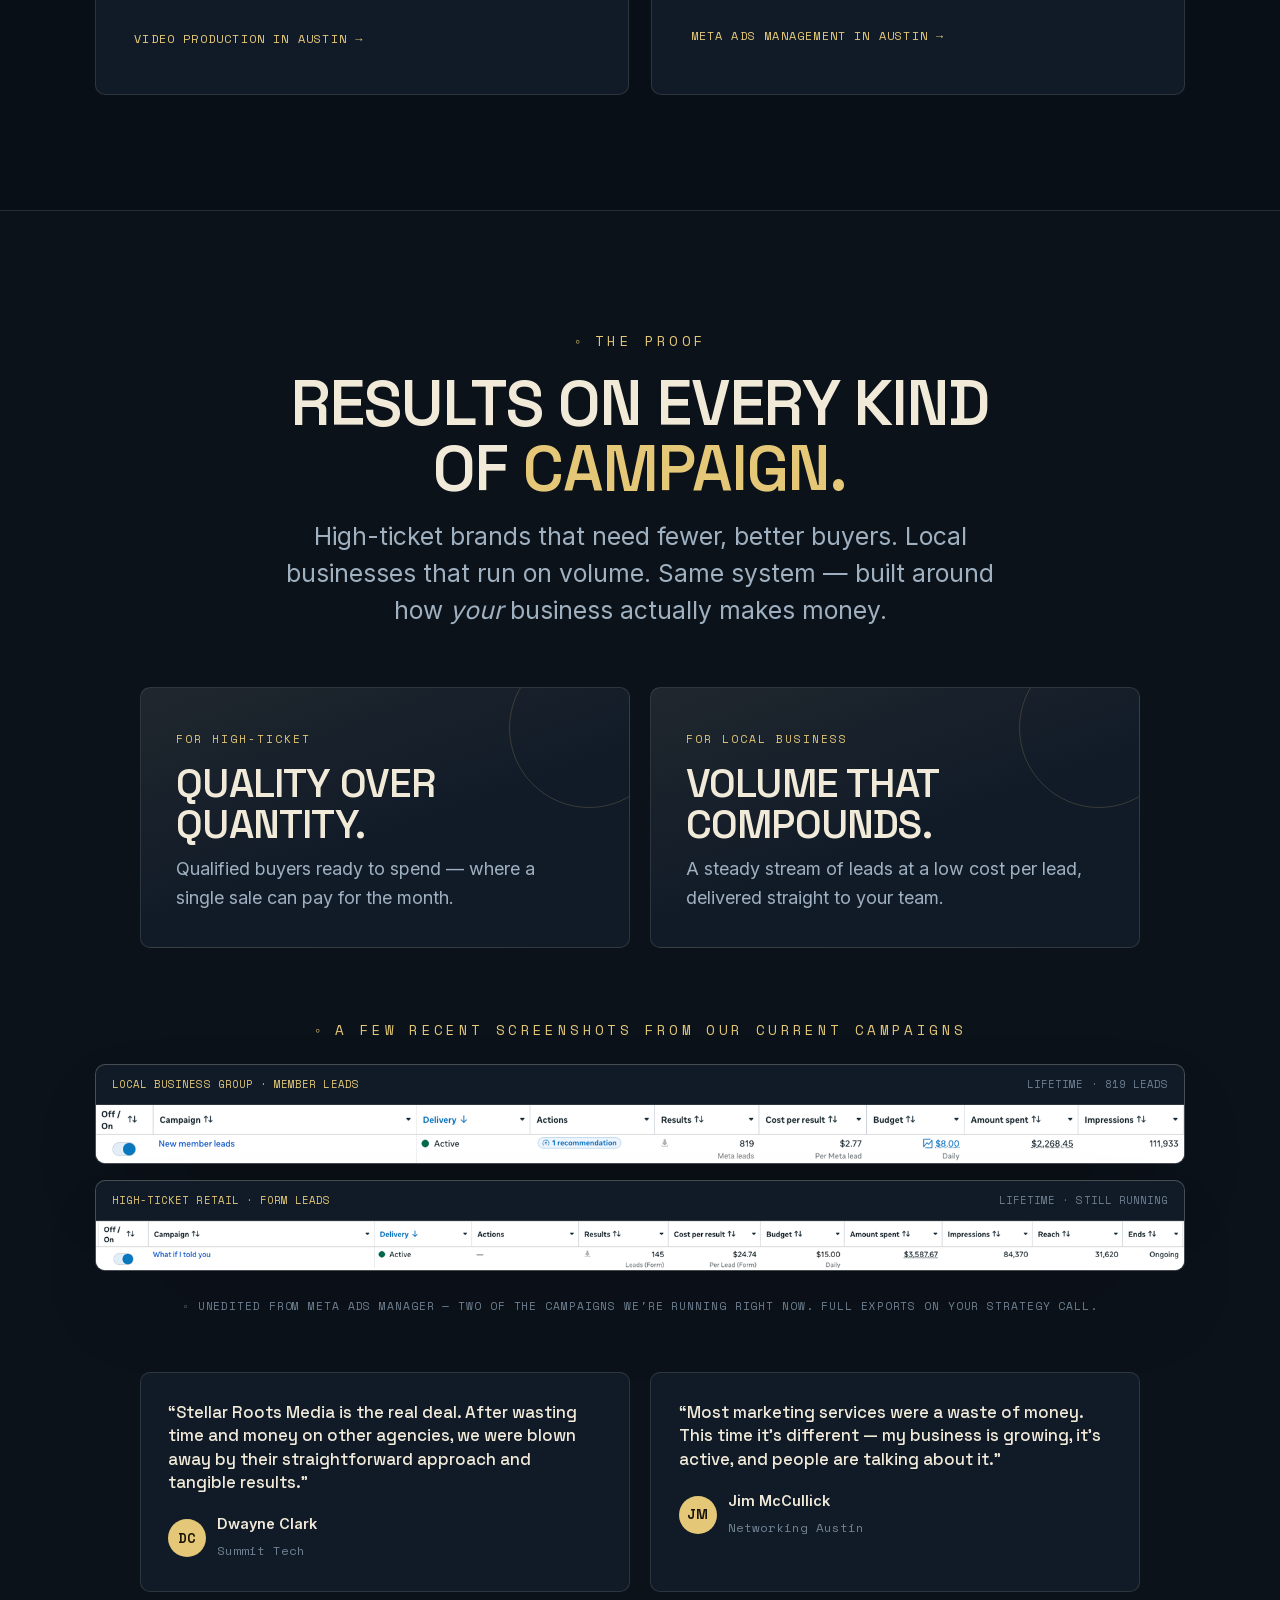
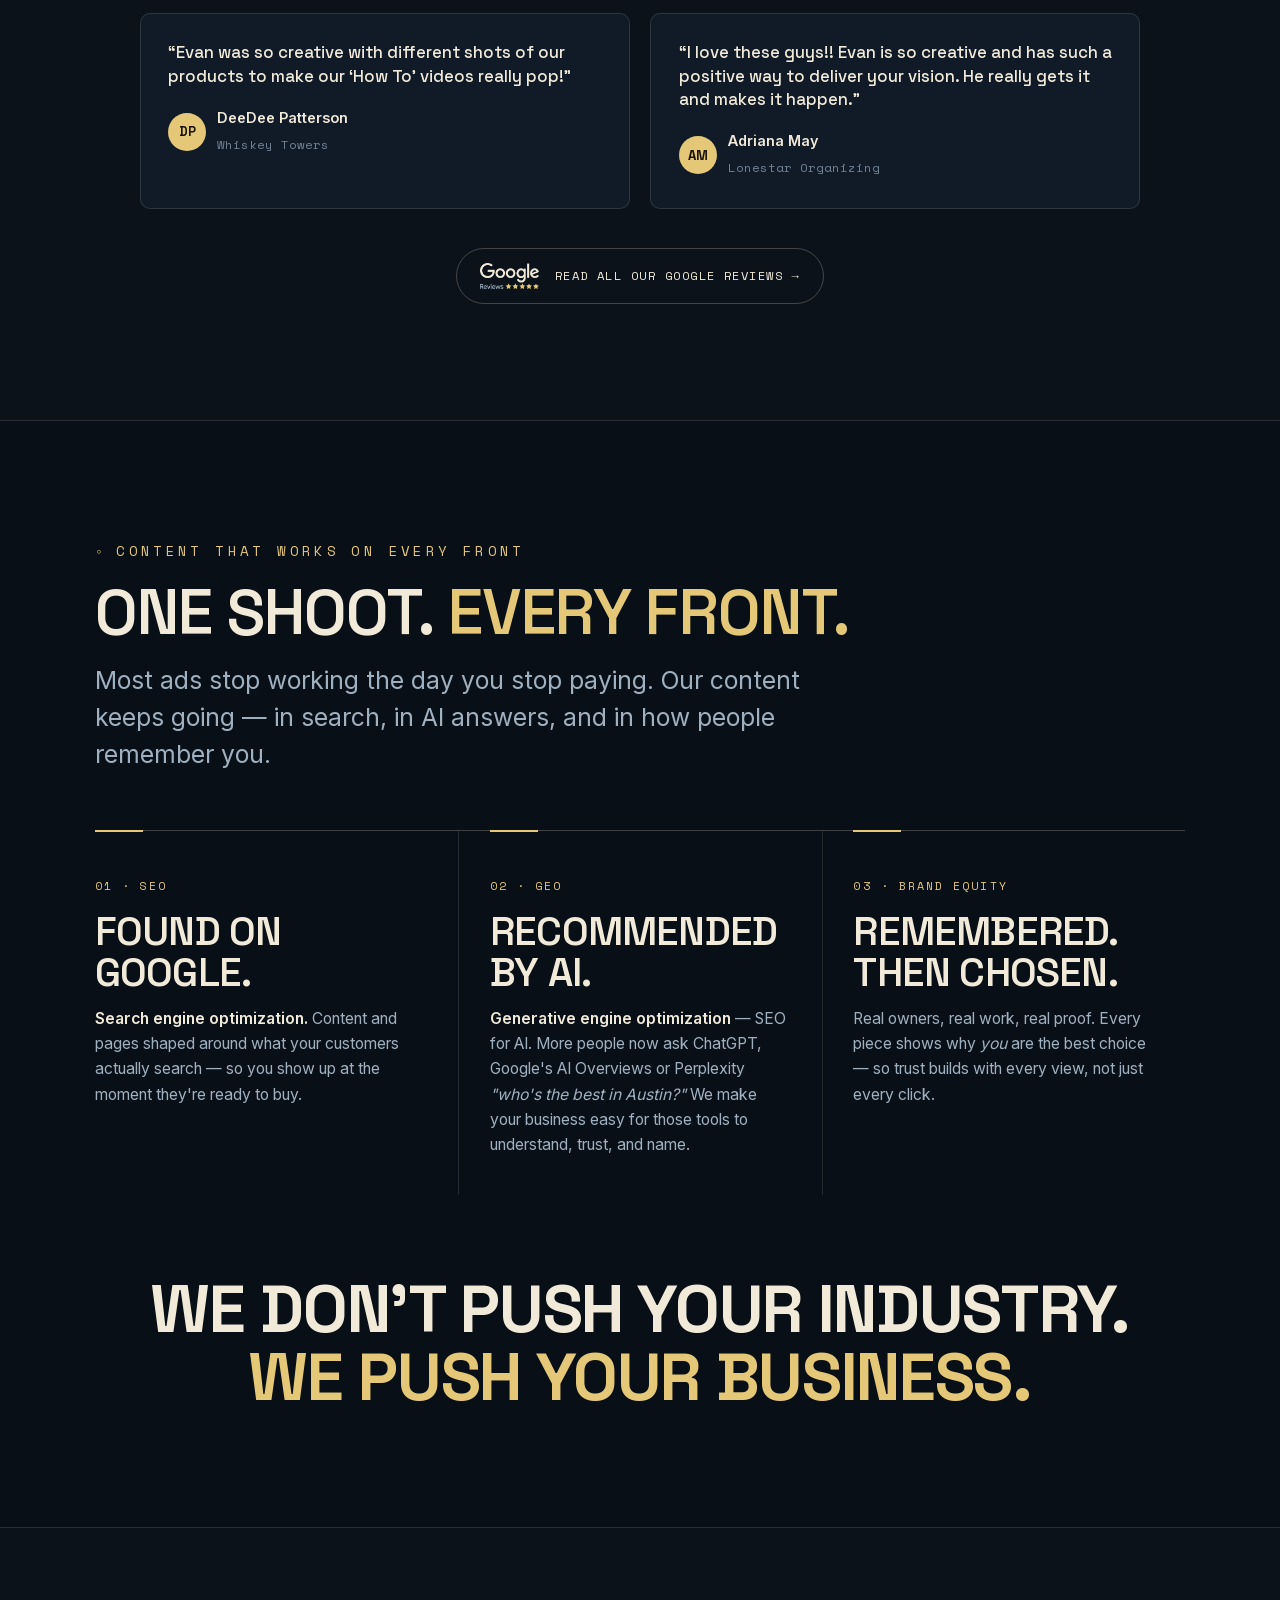
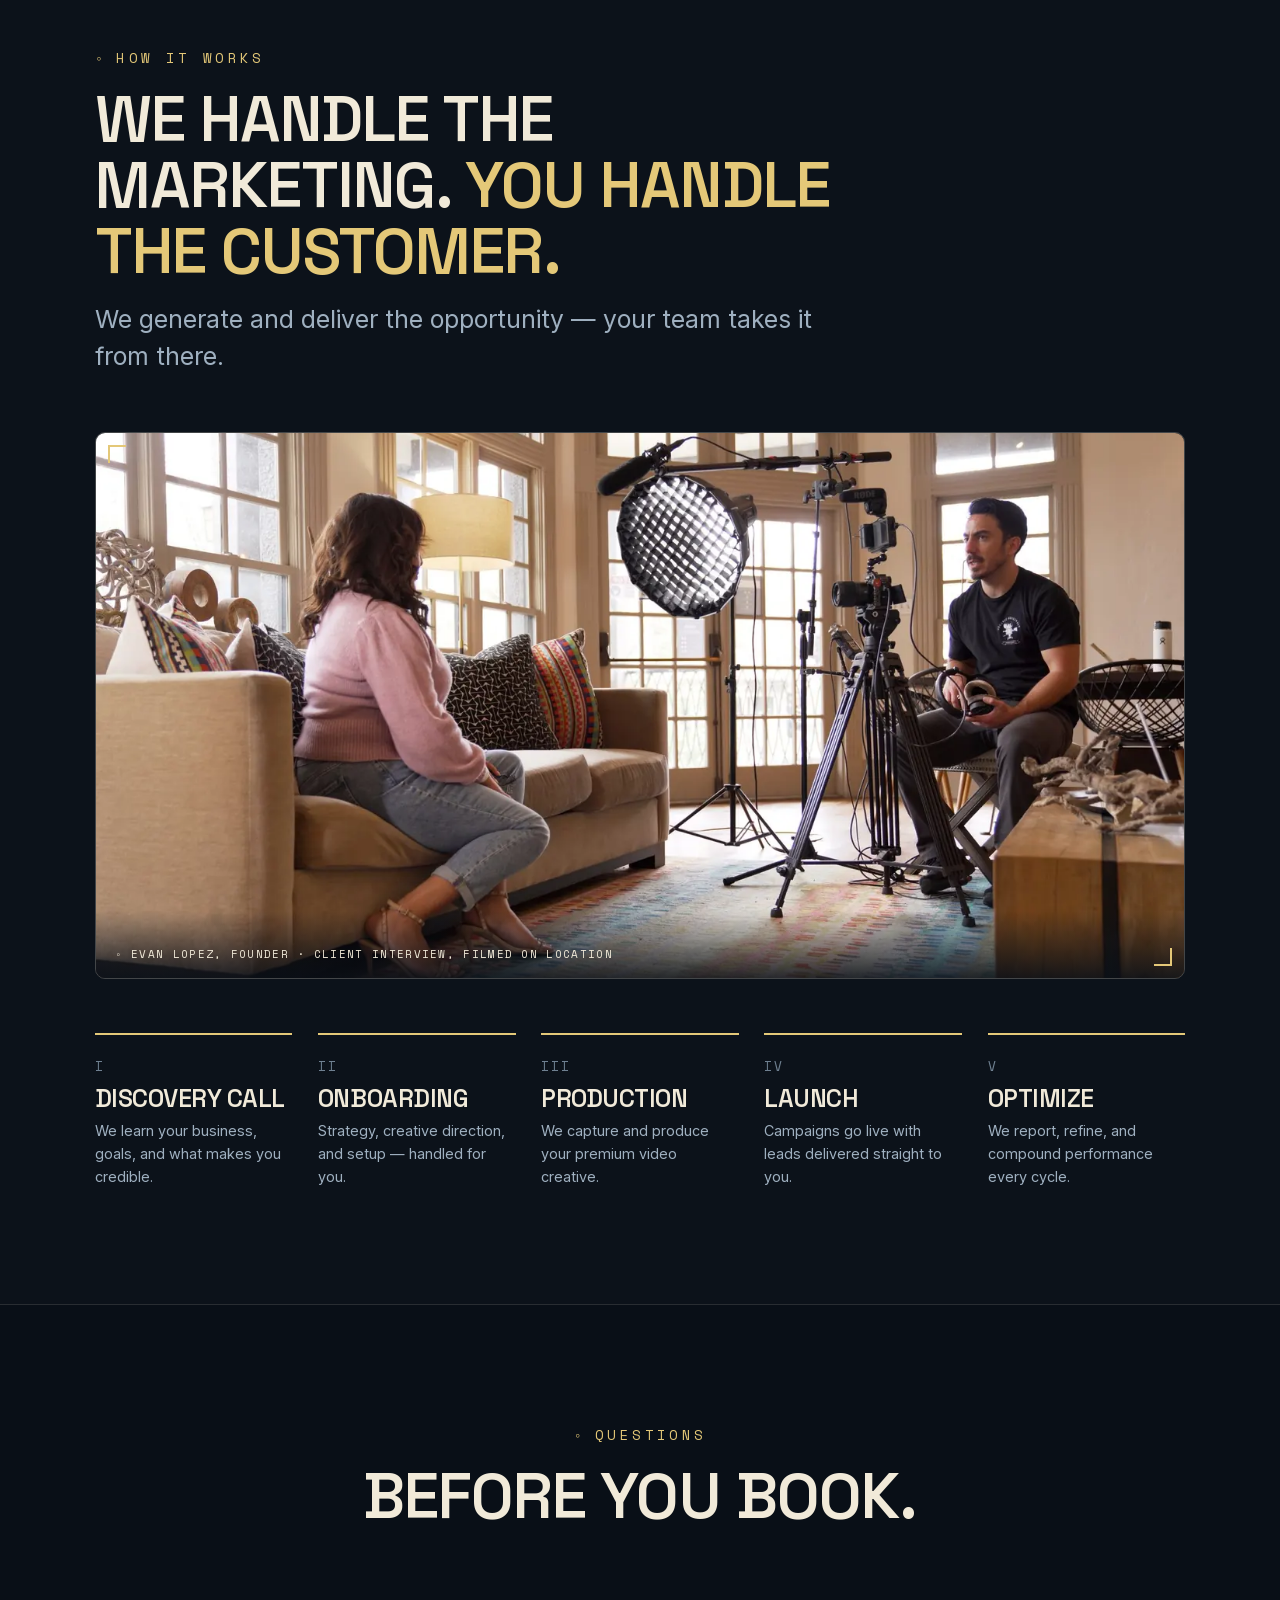
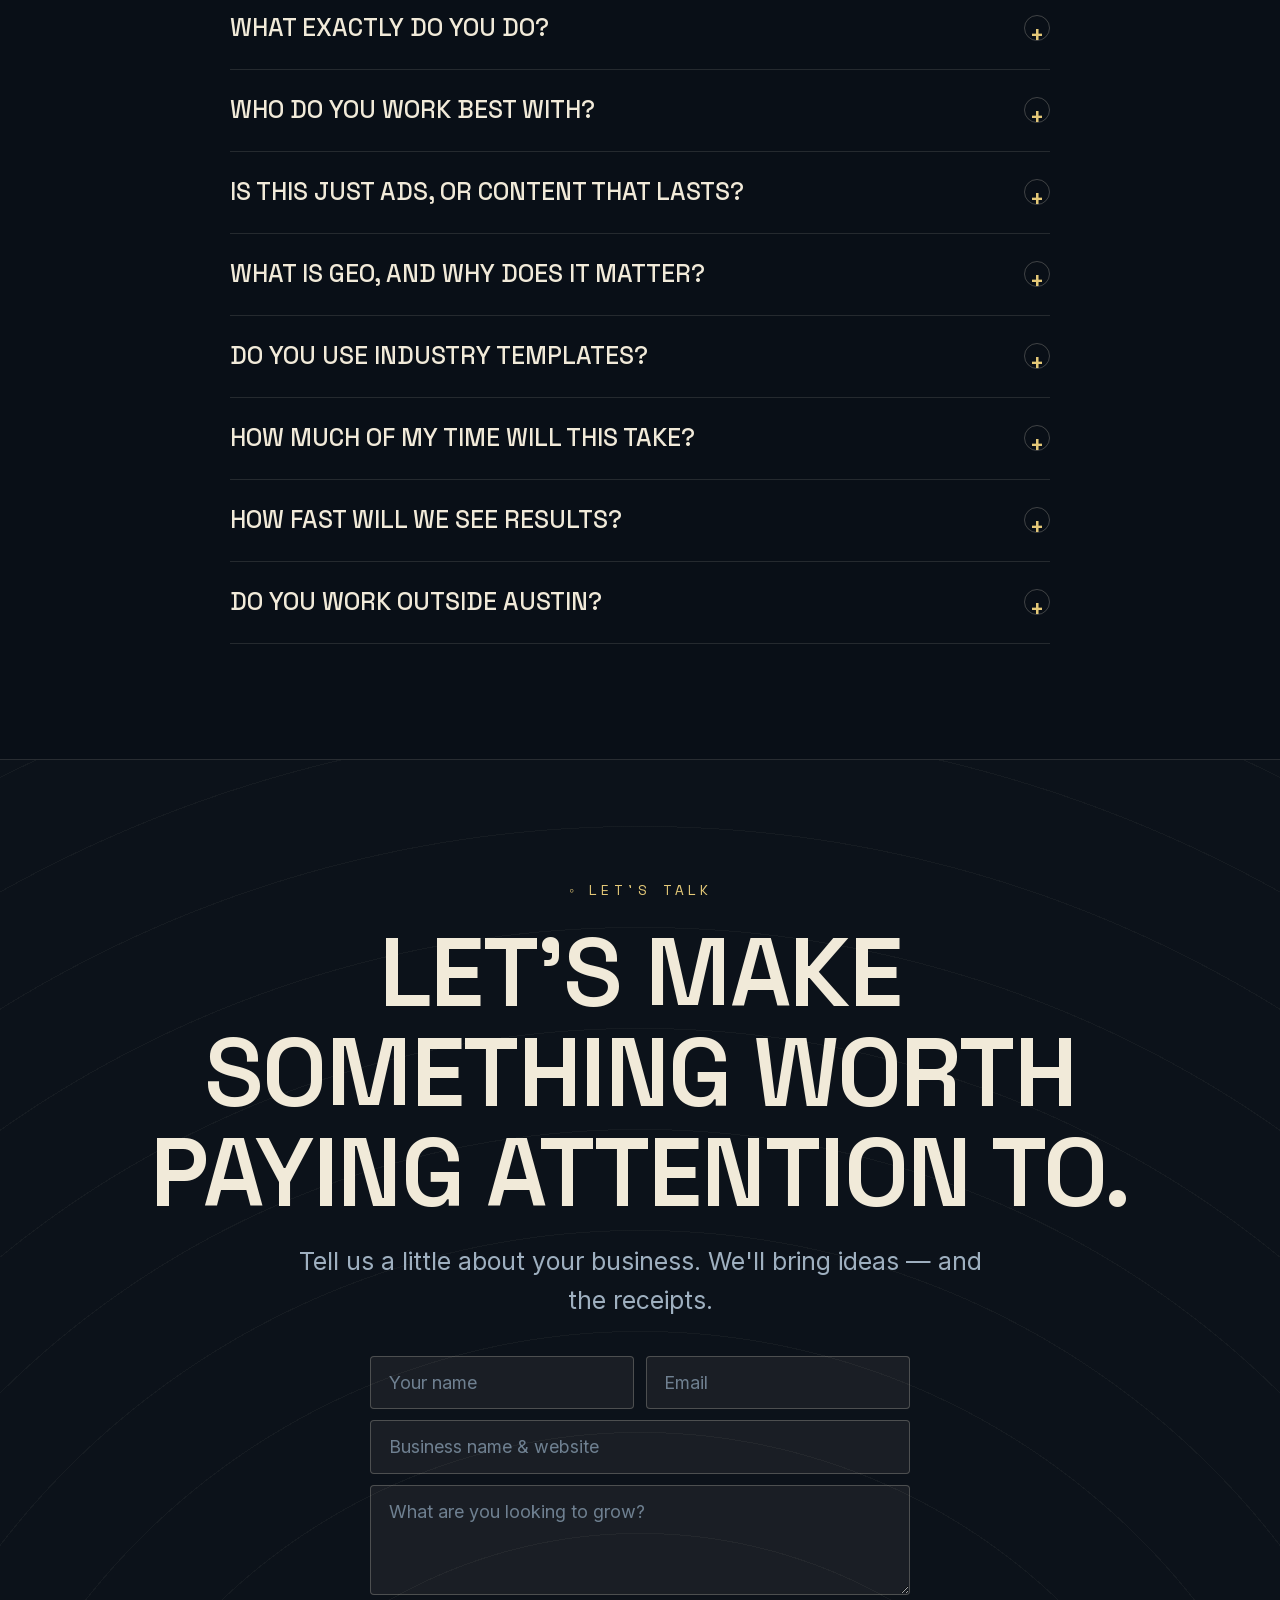
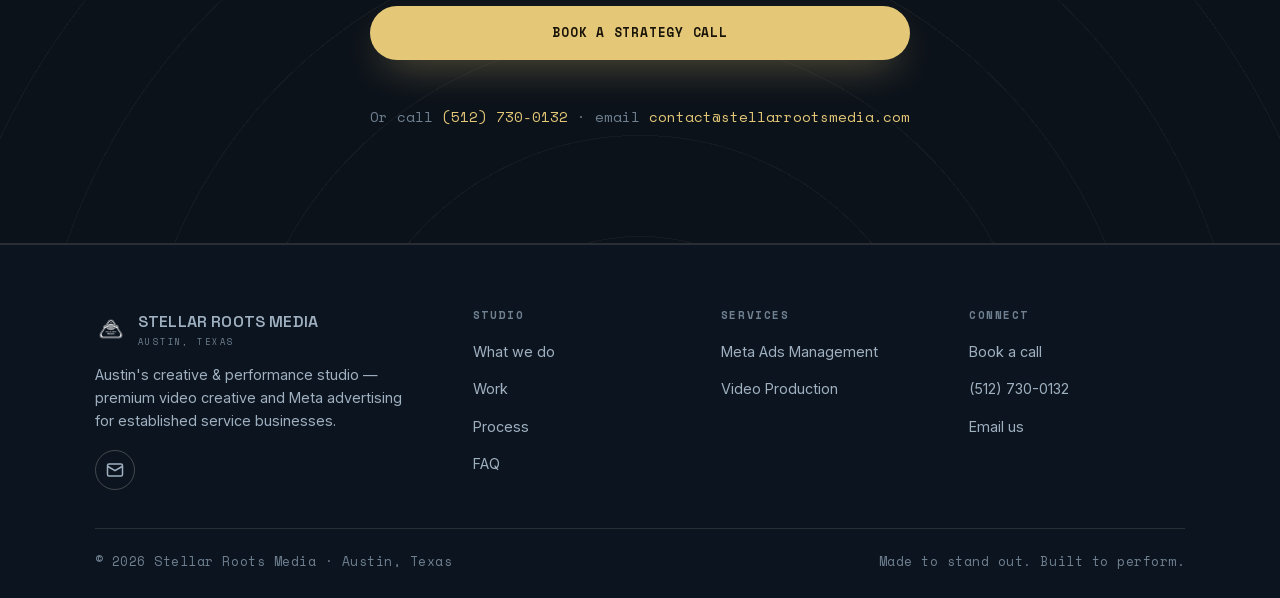
<file: category/resources/index.html>
<!DOCTYPE html>
<html lang="en"><head><meta charset="UTF-8">
<title>Stellar Roots Media</title>
<meta name="robots" content="noindex, follow">
<link rel="canonical" href="https://stellarrootsmedia.com/#every-front">
<meta http-equiv="refresh" content="0; url=../../#every-front">
<script>location.replace("../../#every-front");</script>
<style>body{background:#090f17;color:#f1ead9;font-family:system-ui,sans-serif;display:grid;place-items:center;min-height:100vh;margin:0}a{color:#e4c878}</style>
</head><body><p>Redirecting to <a href="../../#every-front">Stellar Roots Media</a>…</p></body></html>
</file>
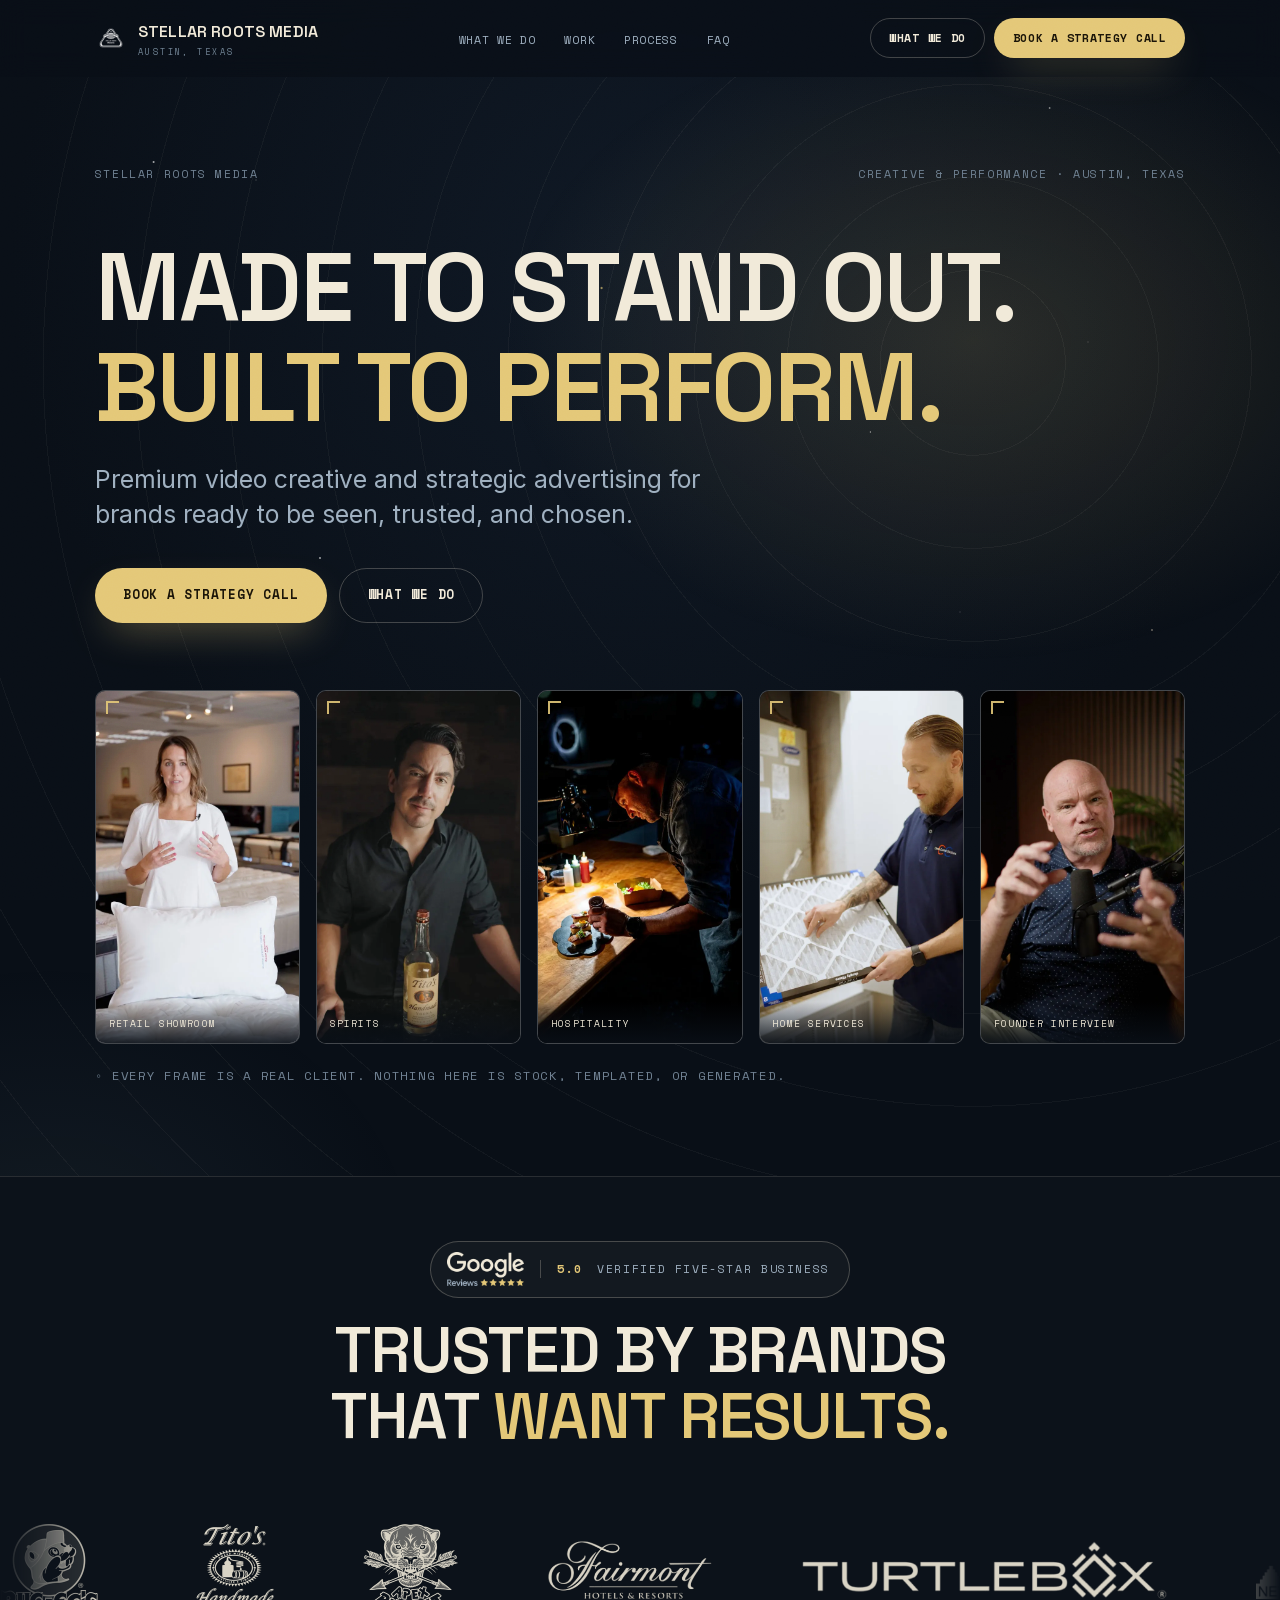
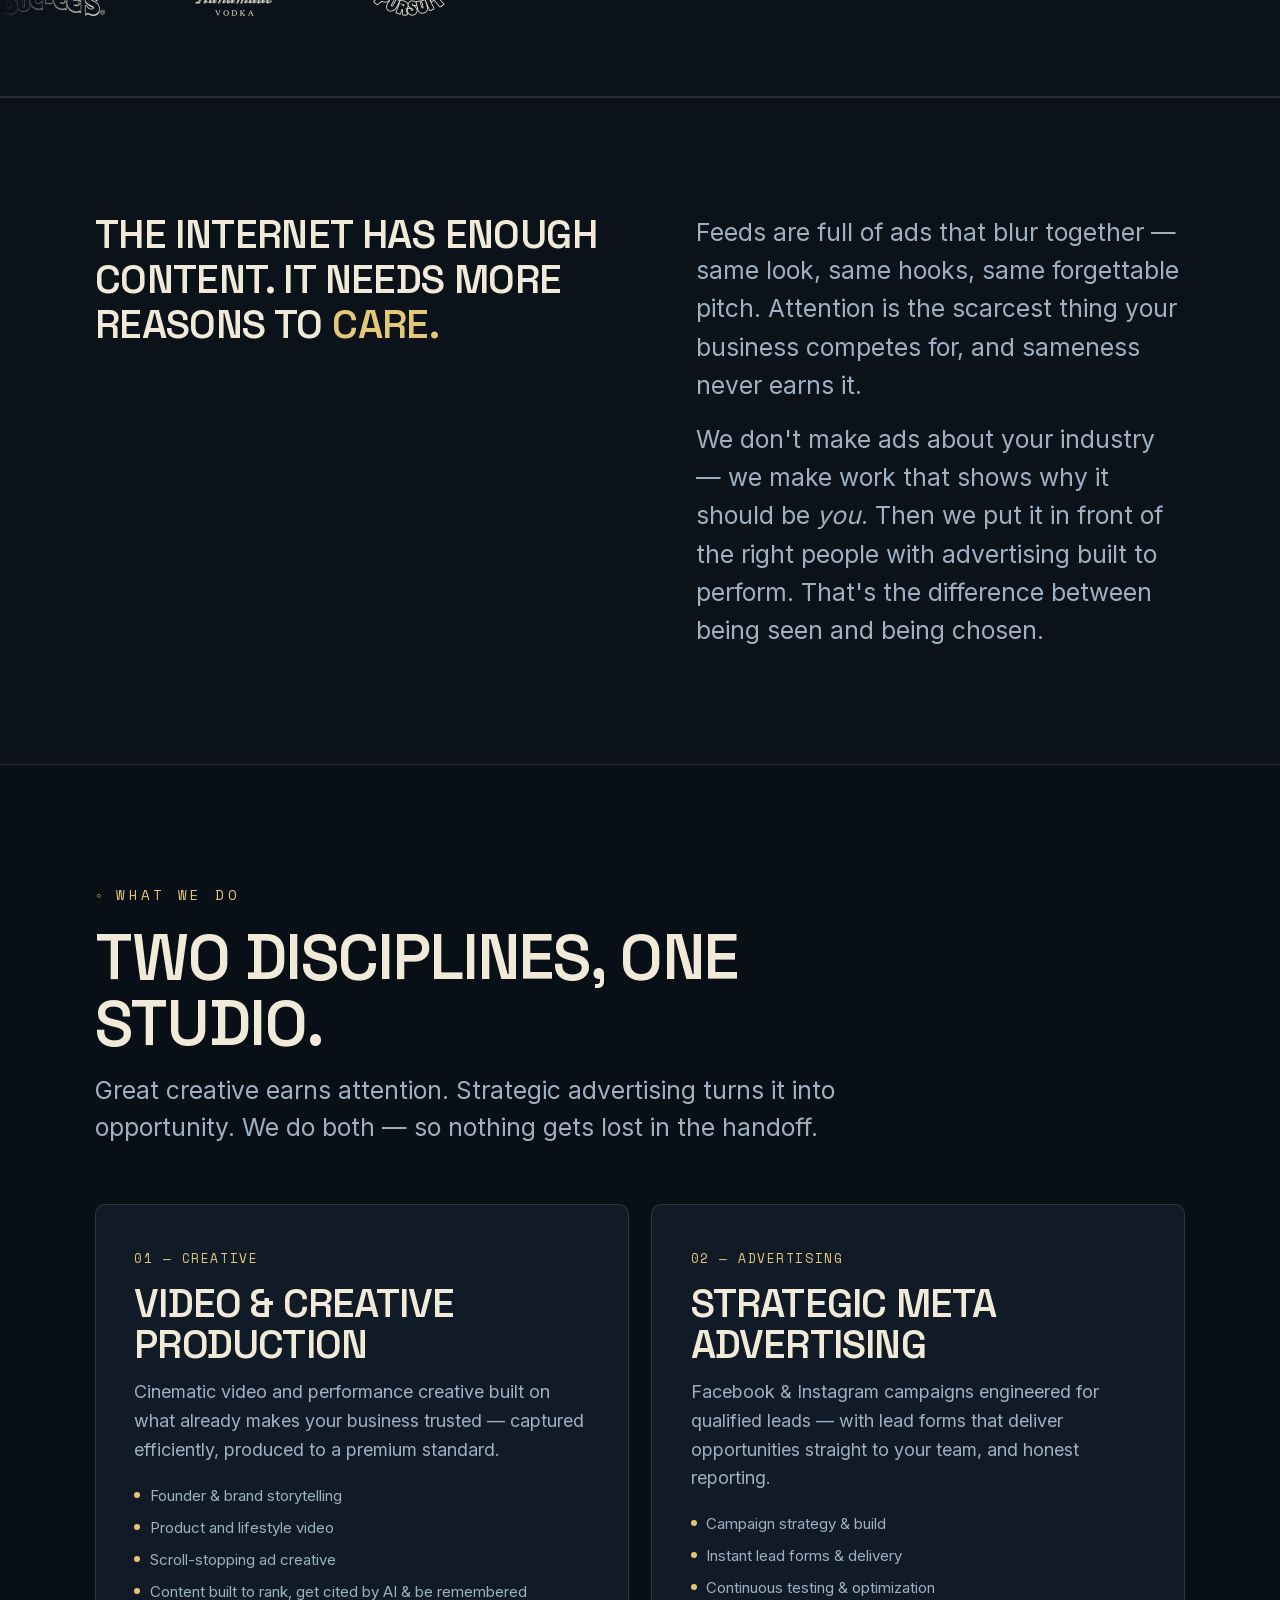
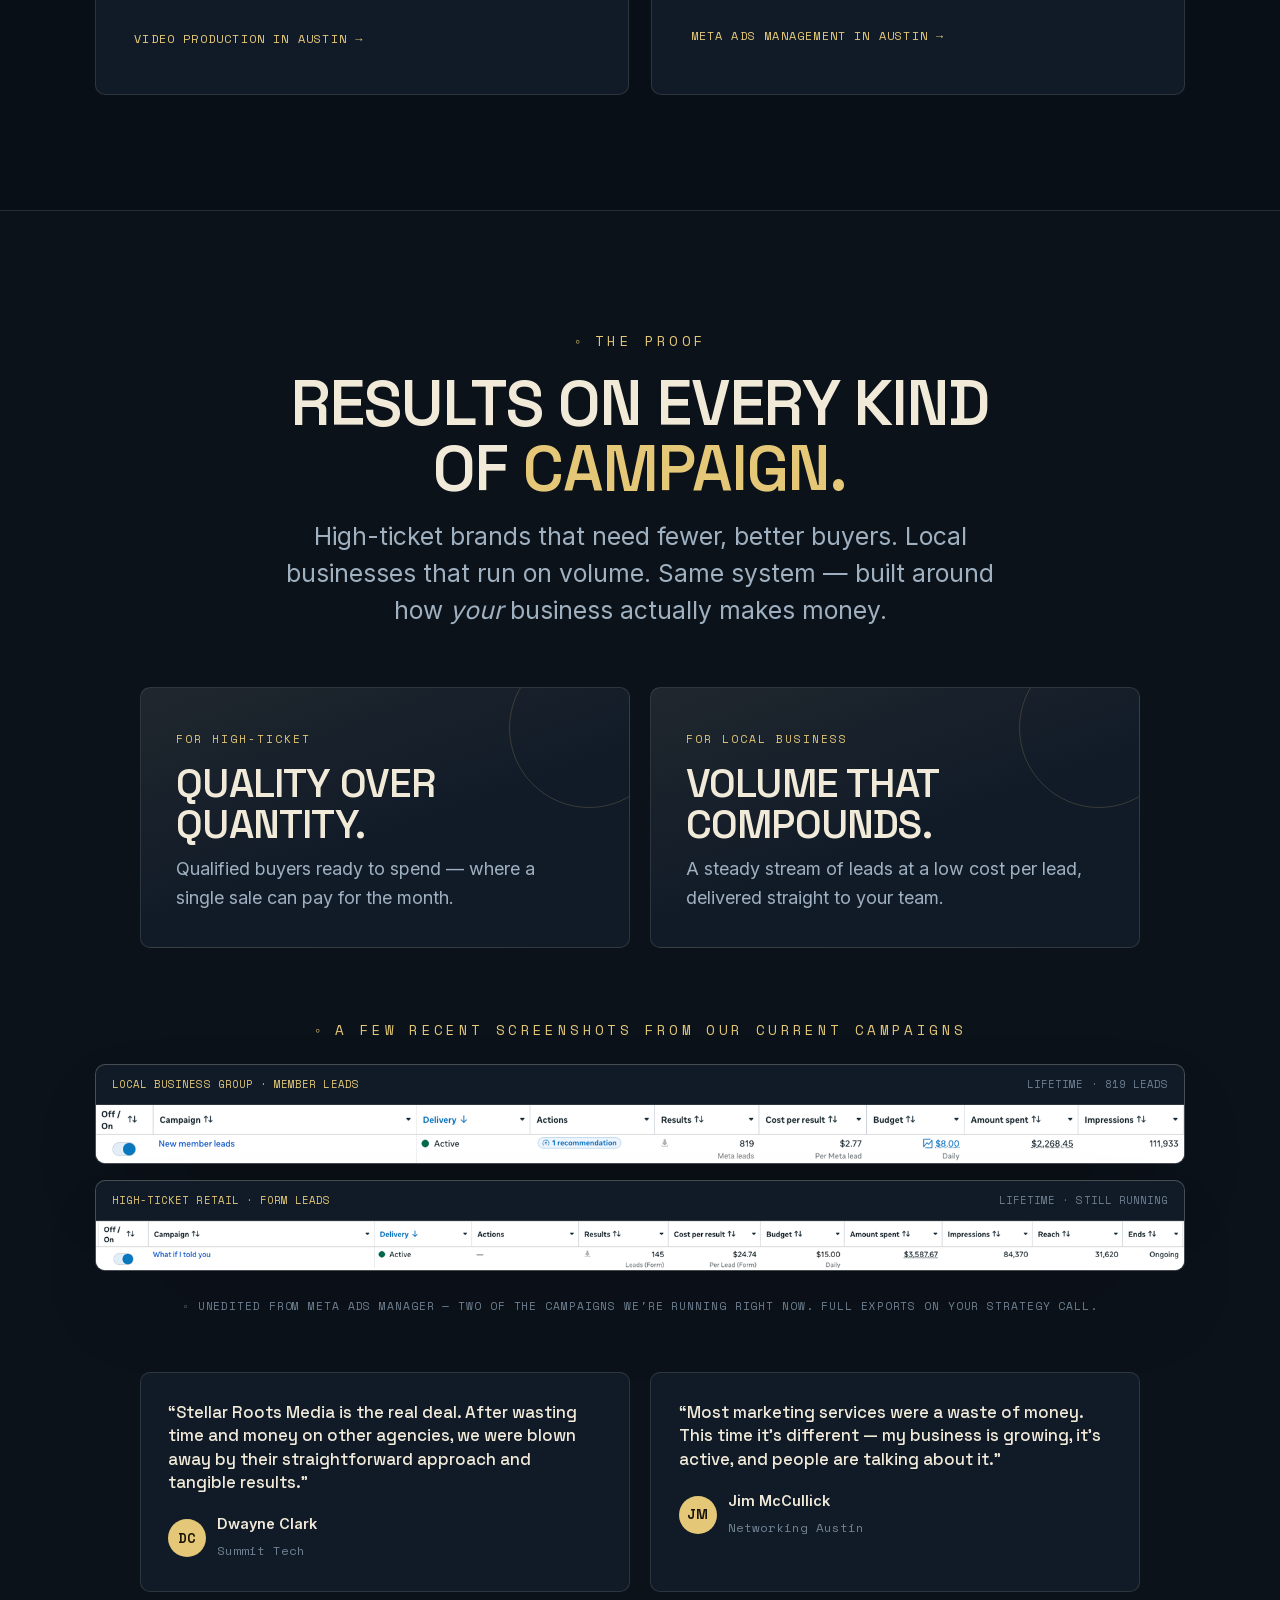
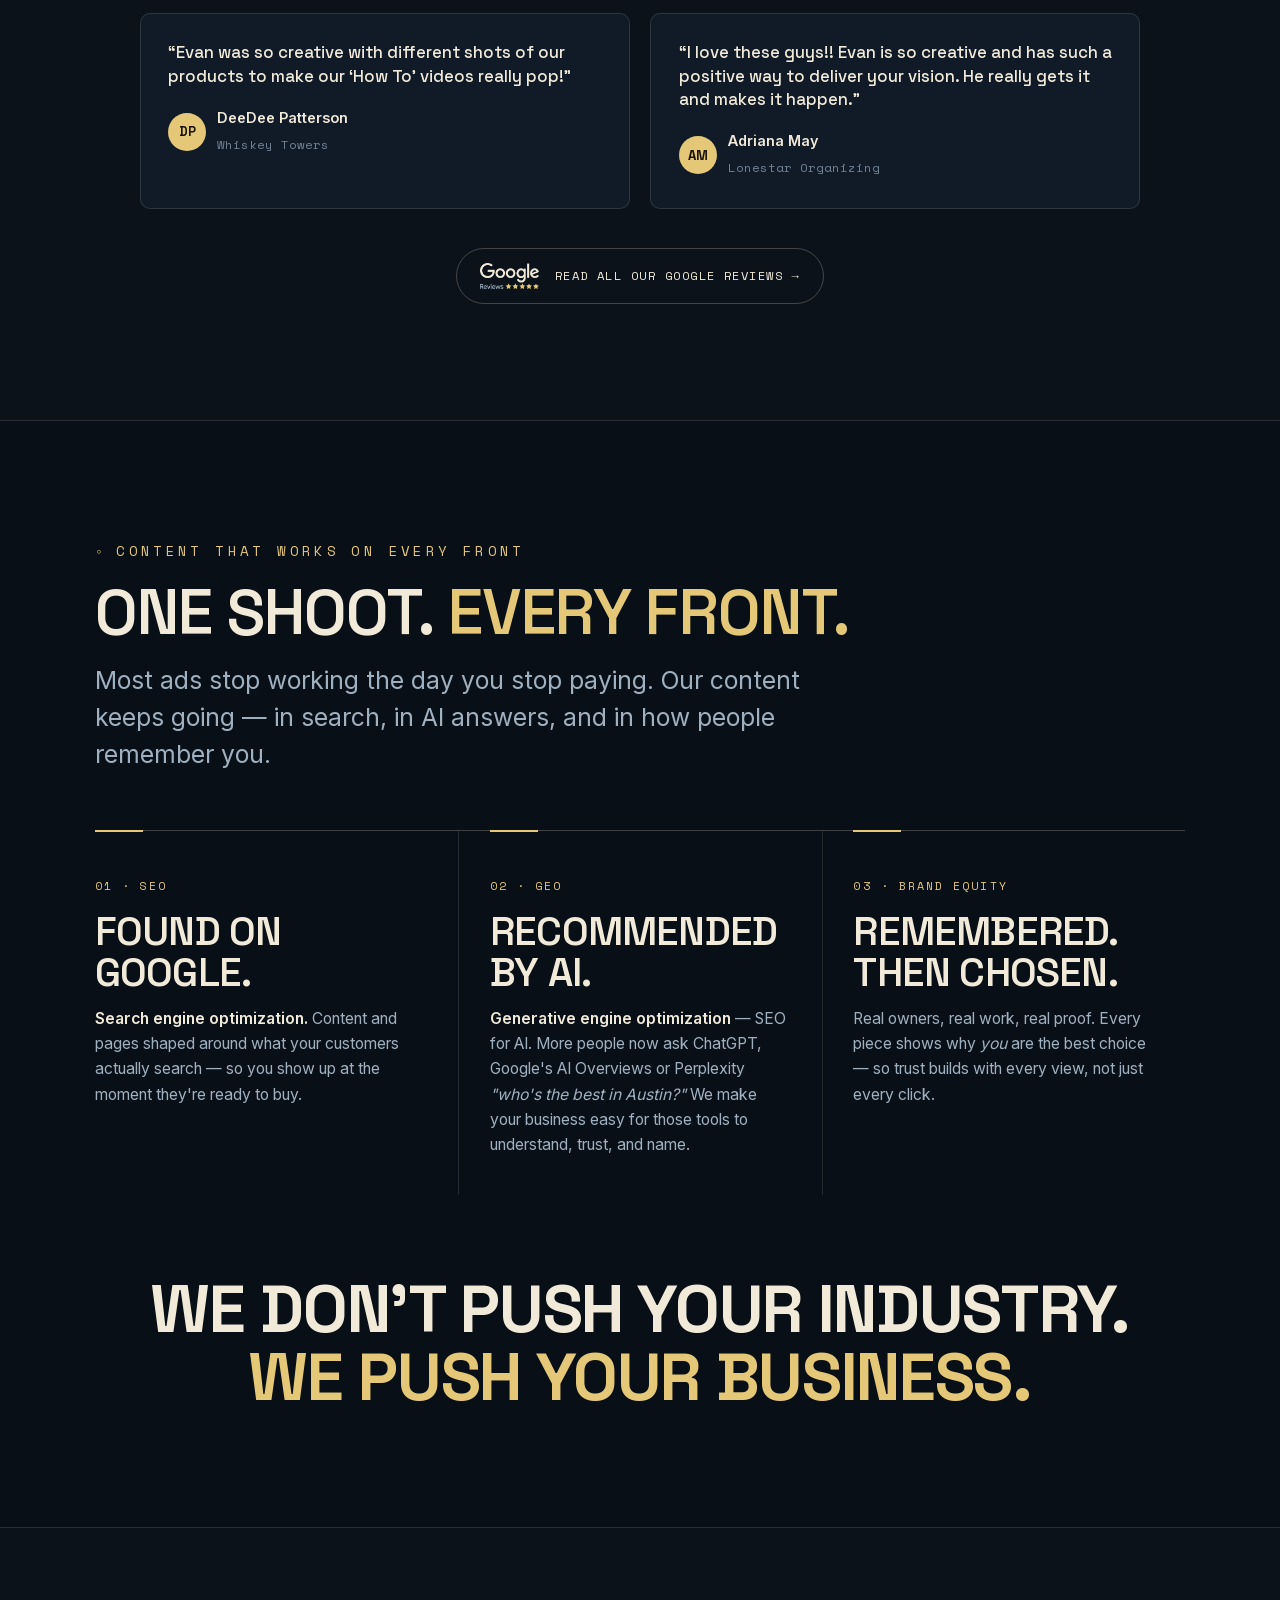
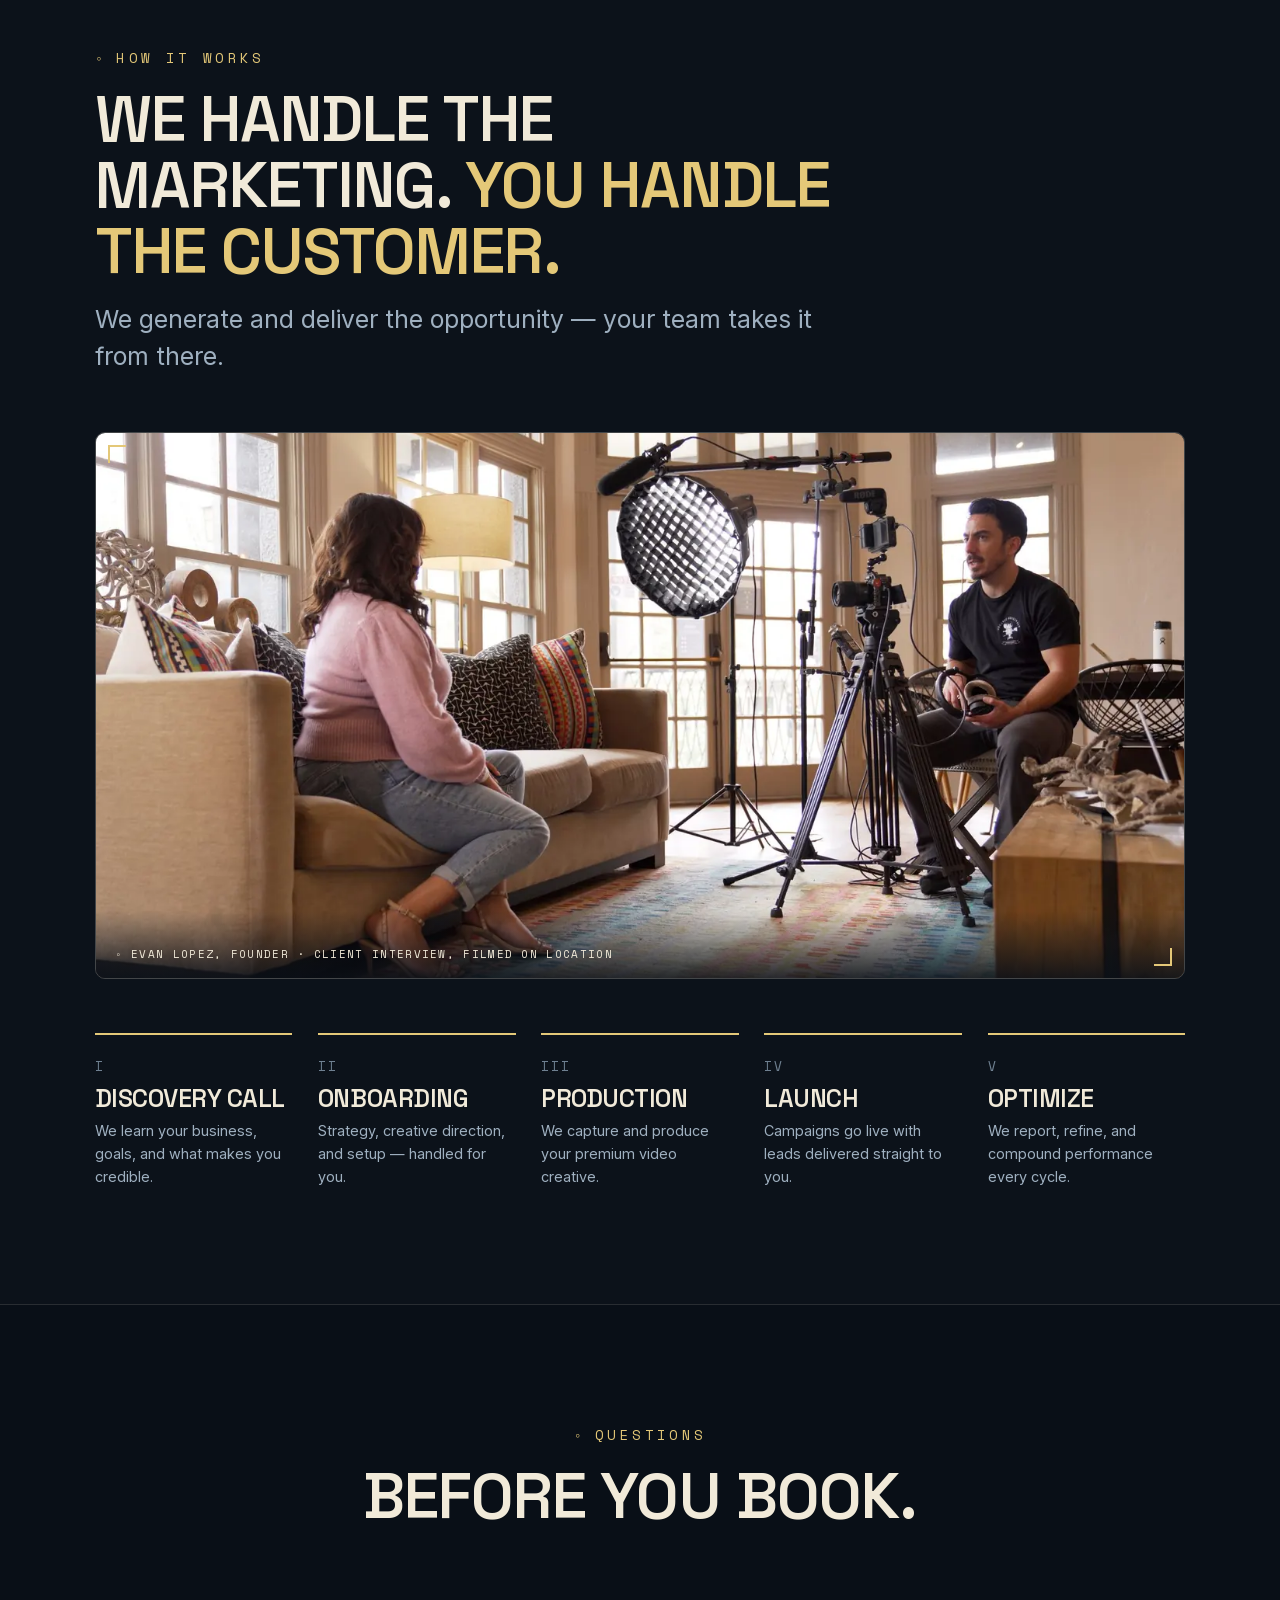
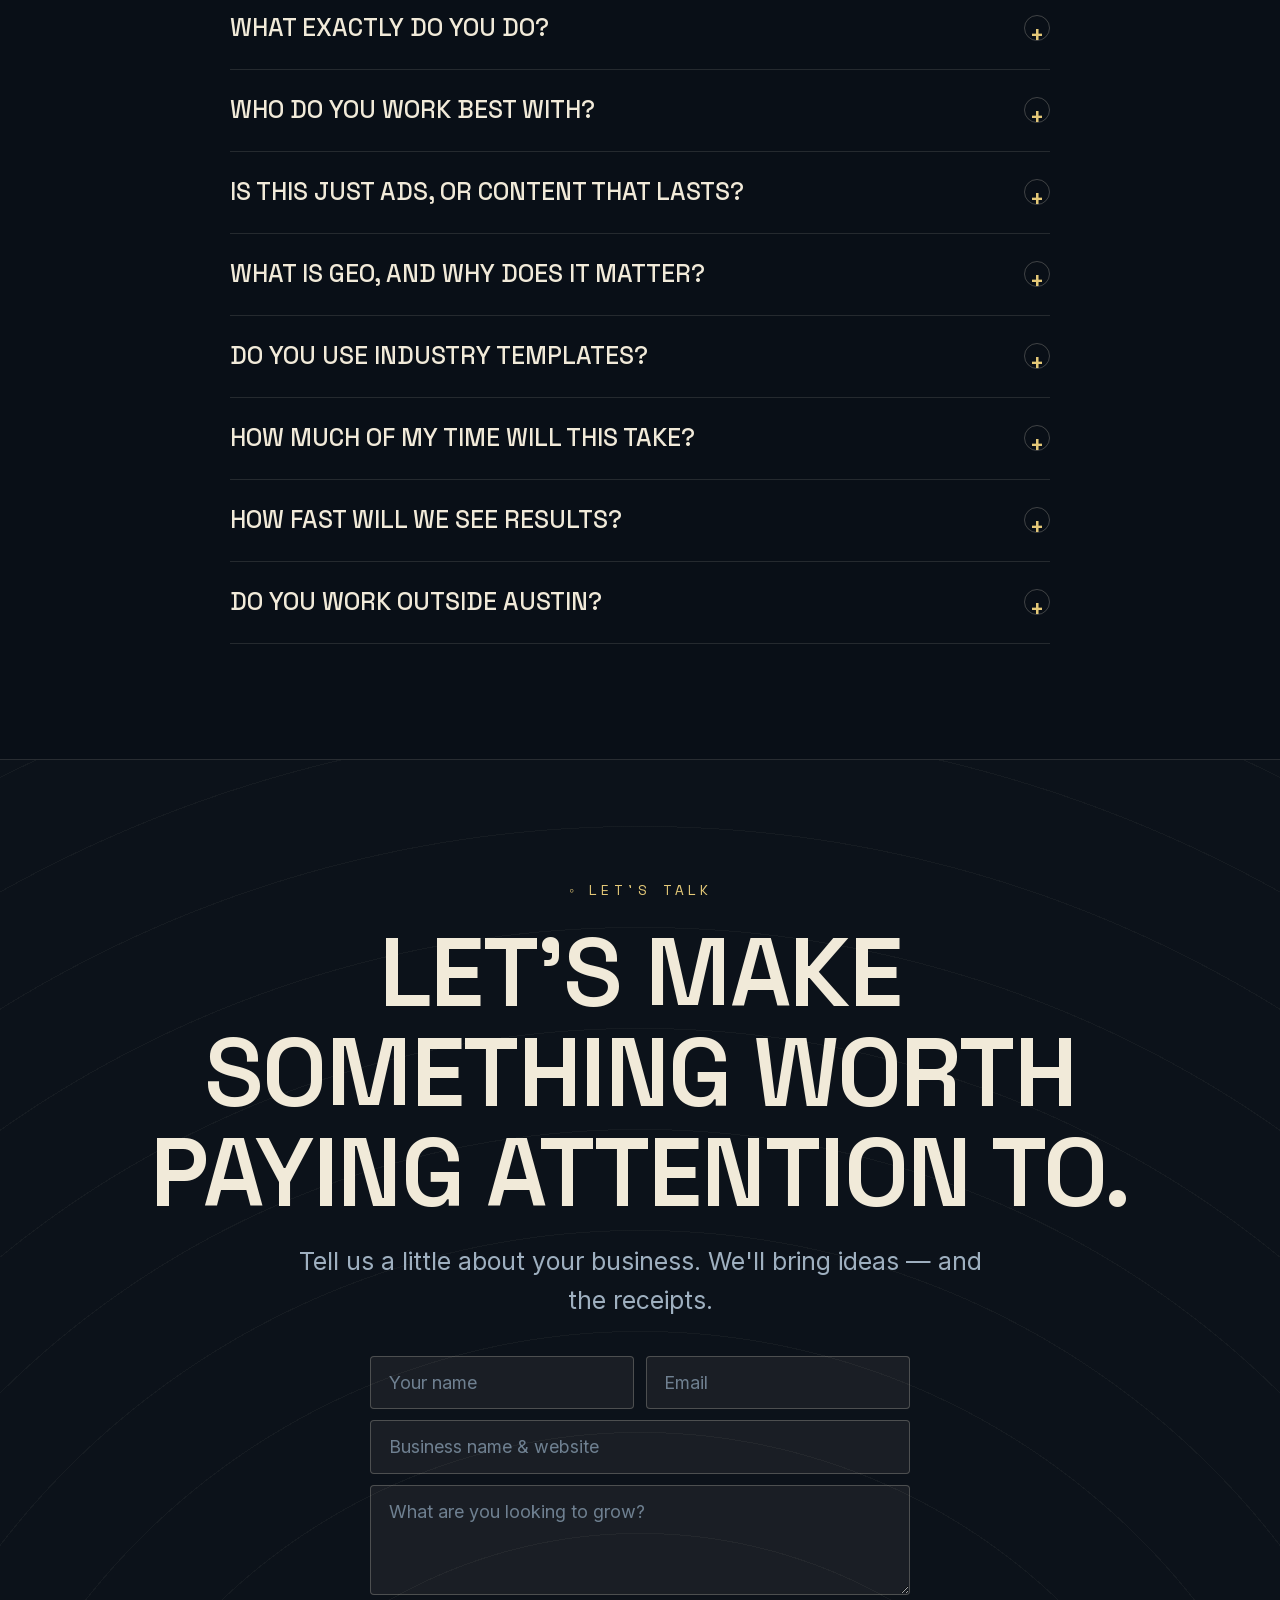
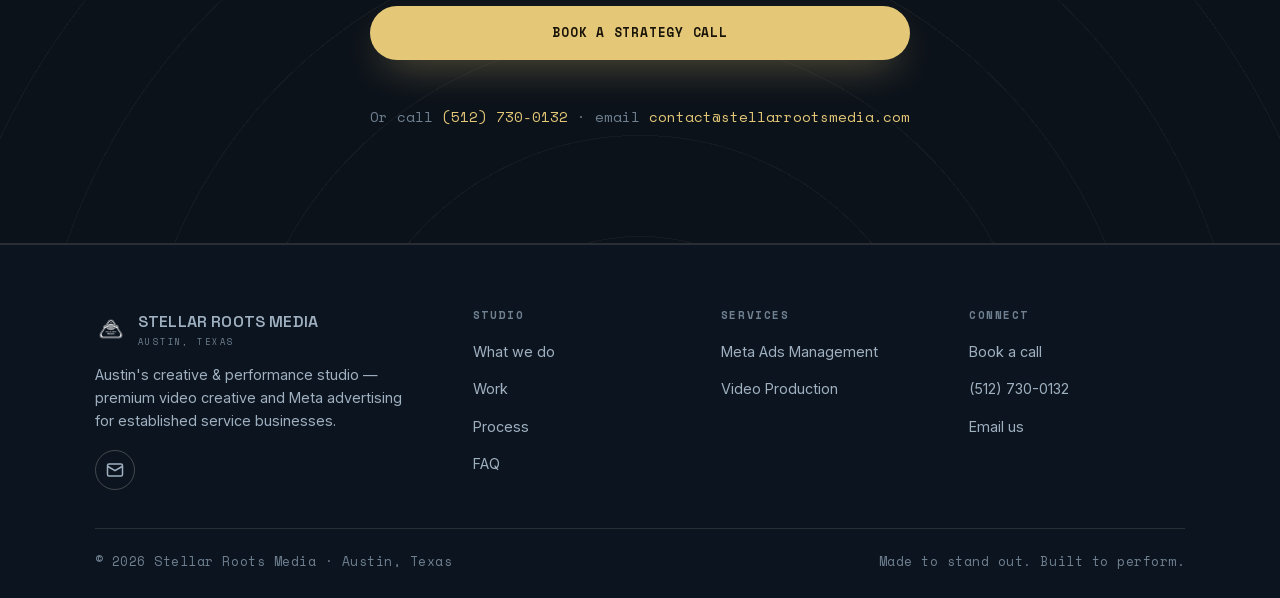
<file: 2025/08/26/why-austin-service-businesses-need-a-content-engine-not-just-freelancers/index.html>
<!DOCTYPE html>
<html lang="en"><head><meta charset="UTF-8">
<title>Stellar Roots Media</title>
<meta name="robots" content="noindex, follow">
<link rel="canonical" href="https://stellarrootsmedia.com/#every-front">
<meta http-equiv="refresh" content="0; url=../../../../#every-front">
<script>location.replace("../../../../#every-front");</script>
<style>body{background:#090f17;color:#f1ead9;font-family:system-ui,sans-serif;display:grid;place-items:center;min-height:100vh;margin:0}a{color:#e4c878}</style>
</head><body><p>Redirecting to <a href="../../../../#every-front">Stellar Roots Media</a>…</p></body></html>
</file>
<file: css/styles.css>
/* ============================================================
   STELLAR ROOTS MEDIA — Deep Space / Retro NASA
   Near-black space navy · Cosmic Cream · Vintage Yellow (tan/dust)
   Display: Space Grotesk · Labels: Space Mono · Body: Inter
   Dark throughout, global starfield.
   ============================================================ */

/* Self-hosted fonts (latin subset) */
@font-face { font-family:'Inter'; font-style:normal; font-weight:400 600; font-display:swap; src:url('../assets/fonts/inter-400-600.woff2') format('woff2'); unicode-range:U+0000-00FF, U+0131, U+0152-0153, U+02BB-02BC, U+02C6, U+02DA, U+02DC, U+0304, U+0308, U+0329, U+2000-206F, U+20AC, U+2122, U+2191, U+2193, U+2212, U+2215, U+FEFF, U+FFFD; }
@font-face { font-family:'Space Grotesk'; font-style:normal; font-weight:500 700; font-display:swap; src:url('../assets/fonts/space-grotesk-500-700.woff2') format('woff2'); unicode-range:U+0000-00FF, U+0131, U+0152-0153, U+02BB-02BC, U+02C6, U+02DA, U+02DC, U+0304, U+0308, U+0329, U+2000-206F, U+20AC, U+2122, U+2191, U+2193, U+2212, U+2215, U+FEFF, U+FFFD; }
@font-face { font-family:'Space Mono'; font-style:normal; font-weight:400; font-display:swap; src:url('../assets/fonts/space-mono-400.woff2') format('woff2'); unicode-range:U+0000-00FF, U+0131, U+0152-0153, U+02BB-02BC, U+02C6, U+02DA, U+02DC, U+0304, U+0308, U+0329, U+2000-206F, U+20AC, U+2122, U+2191, U+2193, U+2212, U+2215, U+FEFF, U+FFFD; }
@font-face { font-family:'Space Mono'; font-style:normal; font-weight:700; font-display:swap; src:url('../assets/fonts/space-mono-700.woff2') format('woff2'); unicode-range:U+0000-00FF, U+0131, U+0152-0153, U+02BB-02BC, U+02C6, U+02DA, U+02DC, U+0304, U+0308, U+0329, U+2000-206F, U+20AC, U+2122, U+2191, U+2193, U+2212, U+2215, U+FEFF, U+FFFD; }

:root {
  --space: #090f17;        /* deep space base */
  --space-2: #0c141f;      /* alt panel */
  --surface: #111b28;      /* cards */
  --surface-2: #16202f;

  --cream: #f1ead9;        /* cosmic cream (text) */
  --muted: #9fb0c0;
  --muted-2: #6f8091;

  --accent: #e4c878;       /* vintage yellow / wheat (replaces orange) */
  --accent-bright: #f0d891;
  --dust: #c5b9a5;         /* moon dust */
  --blue: #8dafc1;         /* orbit blue */

  --line: rgba(241, 234, 217, 0.12);
  --line-2: rgba(241, 234, 217, 0.24);

  --bg: var(--space);
  --fg: var(--cream);

  --container: 1180px;
  --radius: 4px;
  --radius-lg: 10px;
  --ease: cubic-bezier(0.22, 1, 0.36, 1);
  --shadow: 0 40px 90px -40px rgba(0,0,0,0.8);

  --step--1: clamp(0.78rem, 0.74rem + 0.18vw, 0.88rem);
  --step-0: clamp(1rem, 0.96rem + 0.2vw, 1.12rem);
  --step-1: clamp(1.22rem, 1.06rem + 0.6vw, 1.55rem);
  --step-2: clamp(1.7rem, 1.35rem + 1.5vw, 2.5rem);
  --step-3: clamp(2.2rem, 1.6rem + 3vw, 4rem);
  --step-4: clamp(2.9rem, 1.9rem + 5.2vw, 6.4rem);
}

*, *::before, *::after { box-sizing: border-box; }
* { margin: 0; }
html { scroll-behavior: smooth; -webkit-text-size-adjust: 100%; }
@media (prefers-reduced-motion: reduce){ html{scroll-behavior:auto;} *,*::before,*::after{animation-duration:.001ms!important;transition-duration:.001ms!important;} }

body {
  font-family: 'Inter', system-ui, -apple-system, Segoe UI, sans-serif;
  font-size: var(--step-0); line-height: 1.6; color: var(--fg);
  background: var(--space);
  -webkit-font-smoothing: antialiased; overflow-x: hidden;
}
/* ---- global starfield (fixed, behind everything) ---- */
body::before {
  content:""; position:fixed; inset:0; z-index:-2; pointer-events:none;
  background:
    radial-gradient(1.4px 1.4px at 12% 18%, rgba(255,255,255,0.9), transparent),
    radial-gradient(1.3px 1.3px at 82% 12%, rgba(255,255,255,0.7), transparent),
    radial-gradient(1.6px 1.6px at 47% 32%, rgba(228,200,120,0.9), transparent),
    radial-gradient(1.1px 1.1px at 68% 48%, rgba(255,255,255,0.7), transparent),
    radial-gradient(1.5px 1.5px at 25% 62%, rgba(255,255,255,0.85), transparent),
    radial-gradient(1.2px 1.2px at 90% 70%, rgba(197,185,165,0.9), transparent),
    radial-gradient(1.3px 1.3px at 8% 86%, rgba(255,255,255,0.7), transparent),
    radial-gradient(1.5px 1.5px at 58% 82%, rgba(255,255,255,0.8), transparent),
    radial-gradient(1.1px 1.1px at 38% 92%, rgba(255,255,255,0.6), transparent),
    radial-gradient(2px 2px at 74% 88%, rgba(228,200,120,0.7), transparent),
    radial-gradient(circle at 50% 30%, rgba(20,32,48,0.55), transparent 70%),
    var(--space);
  background-repeat: no-repeat;
}
/* a second faint drifting layer for depth */
body { background-image: none; }
.starlayer { position:fixed; inset:-10% 0; z-index:-1; pointer-events:none; opacity:0.5;
  background-image:
    radial-gradient(1px 1px at 20% 25%, rgba(255,255,255,0.6), transparent),
    radial-gradient(1px 1px at 60% 15%, rgba(255,255,255,0.5), transparent),
    radial-gradient(1px 1px at 85% 40%, rgba(255,255,255,0.5), transparent),
    radial-gradient(1px 1px at 35% 55%, rgba(255,255,255,0.5), transparent),
    radial-gradient(1px 1px at 75% 65%, rgba(255,255,255,0.45), transparent),
    radial-gradient(1px 1px at 15% 80%, rgba(255,255,255,0.5), transparent),
    radial-gradient(1px 1px at 50% 90%, rgba(255,255,255,0.45), transparent);
  background-size: 100% 100%;
  animation: drift 120s linear infinite;
}
@keyframes drift { from { transform: translateY(0); } to { transform: translateY(-40px); } }
/* film grain overlay */
body::after { content:""; position:fixed; inset:0; z-index:299; pointer-events:none; opacity:.05; mix-blend-mode:overlay;
  background-image:url("data:image/svg+xml,%3Csvg xmlns='http://www.w3.org/2000/svg' width='140' height='140'%3E%3Cfilter id='n'%3E%3CfeTurbulence type='fractalNoise' baseFrequency='0.8' numOctaves='2'/%3E%3C/filter%3E%3Crect width='100%25' height='100%25' filter='url(%23n)'/%3E%3C/svg%3E"); }

h1,h2,h3,h4 { font-family:'Space Grotesk','Inter',sans-serif; font-weight:600; line-height:1.03; letter-spacing:-0.02em; color:var(--fg); }
h1 em, h2 em, h3 em { font-style: normal; }
img, svg { display:block; max-width:100%; height:auto; }
a { color:inherit; text-decoration:none; }
button { font:inherit; cursor:pointer; }
::selection { background:var(--accent); color:#1a1408; }
:focus-visible { outline:2px solid var(--accent); outline-offset:3px; }

/* ---------- Bands (all dark; transparent so stars show through) ---------- */
.container { width:100%; max-width:var(--container); margin-inline:auto; padding-inline:clamp(1.2rem,4vw,2.8rem); }
.band { position:relative; padding-block:clamp(4rem,9vw,8rem); }
.band--cream { background:rgba(255,255,255,0.015); border-block:1px solid var(--line); }  /* subtle darker panel, still dark */
.band--tight { padding-block:clamp(2.6rem,5vw,4rem); }

.kicker { font-family:'Space Mono',monospace; text-transform:uppercase; letter-spacing:0.24em; font-size:var(--step--1); color:var(--accent); display:inline-flex; align-items:center; gap:0.6rem; }
.kicker::before { content:"◦"; }
.kicker.center { justify-content:center; }

.display { font-size:var(--step-3); text-transform:uppercase; letter-spacing:-0.015em; }
.display--xl { font-size:var(--step-4); }
.accent { color:var(--accent); }

.section-head { max-width:760px; margin-bottom:clamp(2.2rem,5vw,3.6rem); }
.section-head.center { margin-inline:auto; text-align:center; }
.section-head .kicker { margin-bottom:1.1rem; }
.section-head p { color:var(--muted); font-size:var(--step-1); line-height:1.5; margin-top:1rem; max-width:58ch; }
.section-head.center p { margin-inline:auto; }
.rule { height:1px; background:var(--line); border:0; }

/* ---------- Buttons ---------- */
.btn { display:inline-flex; align-items:center; gap:0.6rem; padding:1rem 1.7rem; border:1px solid transparent; border-radius:999px; font-family:'Space Mono',monospace; text-transform:uppercase; letter-spacing:0.06em; font-size:0.8rem; font-weight:700; transition:transform .25s var(--ease), background .2s, color .2s, border-color .2s, box-shadow .25s; white-space:nowrap; }
.btn:hover { transform:translateY(-2px); }
.btn--primary { background:var(--accent); color:#1a1408; box-shadow:0 16px 40px -14px rgba(228,200,120,0.45); }
.btn--primary:hover { background:var(--accent-bright); box-shadow:0 22px 54px -14px rgba(228,200,120,0.6); }
.btn--ghost { background:transparent; color:var(--fg); border-color:var(--line-2); }
.btn--ghost:hover { border-color:var(--accent); color:var(--accent); }
.btn--block { width:100%; justify-content:center; }
.btn--sm { padding:0.62rem 1.1rem; font-size:0.72rem; }

/* ---------- Header ---------- */
.site-header { position:sticky; top:0; z-index:100; background:rgba(9,15,23,0.72); backdrop-filter:blur(14px); border-bottom:1px solid transparent; transition:background .3s, border-color .3s; }
.site-header.is-scrolled { background:rgba(9,15,23,0.96); border-color:var(--line); }
.nav { display:flex; align-items:center; justify-content:space-between; gap:1rem; min-height:76px; }
.brand { display:flex; align-items:center; gap:0.7rem; }
.brand img { width:32px; height:32px; filter:brightness(0) invert(1); }
.brand b { font-family:'Space Grotesk',sans-serif; font-weight:600; font-size:1rem; letter-spacing:0.01em; text-transform:uppercase; }
.brand small { display:block; font-family:'Space Mono',monospace; font-size:0.54rem; letter-spacing:0.28em; color:var(--muted-2); text-transform:uppercase; }
.nav-links { display:flex; align-items:center; gap:0.1rem; list-style:none; padding:0; }
.nav-links a { padding:0.5rem 0.85rem; font-family:'Space Mono',monospace; font-size:0.72rem; text-transform:uppercase; letter-spacing:0.06em; color:var(--muted); border-radius:999px; transition:color .2s, background .2s; }
.nav-links a:hover { color:var(--fg); background:rgba(241,234,217,0.06); }
.nav-cta { display:flex; align-items:center; gap:0.6rem; }
.nav-toggle { display:none; width:46px; height:46px; border:1px solid var(--line-2); background:transparent; border-radius:8px; align-items:center; justify-content:center; }
.nav-toggle span, .nav-toggle span::before, .nav-toggle span::after { content:""; display:block; width:20px; height:2px; background:var(--fg); position:relative; transition:.3s; }
.nav-toggle span::before { position:absolute; top:-6px; } .nav-toggle span::after { position:absolute; top:6px; }
.nav[data-open="true"] .nav-toggle span { background:transparent; }
.nav[data-open="true"] .nav-toggle span::before { top:0; transform:rotate(45deg); }
.nav[data-open="true"] .nav-toggle span::after { top:0; transform:rotate(-45deg); }
@media (max-width:1000px){
  .nav-toggle { display:inline-flex; }
  .nav-links { position:absolute; inset:76px 0 auto; flex-direction:column; align-items:stretch; background:var(--space-2); border-bottom:1px solid var(--line); padding:1rem; gap:0.2rem; transform:translateY(-10px); opacity:0; pointer-events:none; transition:.25s var(--ease); }
  .nav[data-open="true"] .nav-links { transform:none; opacity:1; pointer-events:auto; }
  .nav-links a { padding:0.9rem 1rem; font-size:0.85rem; }
  .nav .nav-cta .btn--ghost { display:none; }
}

/* ---------- Hero ---------- */
.hero { overflow:hidden; padding-block:clamp(3rem,7vw,5.5rem) clamp(3.5rem,7vw,6rem); }
.hero::before { content:""; position:absolute; inset:0; z-index:0; pointer-events:none;
  background: repeating-radial-gradient(circle at 76% 26%, transparent 0 92px, rgba(241,234,217,0.045) 92px 93px),
              radial-gradient(760px 520px at 76% 24%, rgba(228,200,120,0.14), transparent 62%),
              radial-gradient(620px 500px at 4% 108%, rgba(141,175,193,0.08), transparent 60%); }
.hero .container { position:relative; z-index:1; }
.hero-top { display:flex; justify-content:space-between; flex-wrap:wrap; gap:1rem; font-family:'Space Mono',monospace; font-size:0.72rem; letter-spacing:0.14em; color:var(--muted-2); text-transform:uppercase; margin-bottom:clamp(2rem,5vw,3.4rem); }
.hero h1 { font-size:var(--step-4); text-transform:uppercase; letter-spacing:-0.02em; }
.hero .lead { font-size:var(--step-1); color:var(--muted); max-width:44ch; margin-top:1.5rem; line-height:1.45; }
.hero-actions { display:flex; flex-wrap:wrap; gap:0.8rem; margin-top:2.2rem; }
.hero-figure { position:relative; margin-top:clamp(2.6rem,6vw,4.2rem); border:1px solid var(--line-2); border-radius:var(--radius-lg); overflow:hidden; aspect-ratio:16/7; background:linear-gradient(135deg,var(--surface),var(--space-2)); display:grid; place-items:center; }
.hero-figure video, .hero-figure iframe, .hero-figure img { position:absolute; inset:0; width:100%; height:100%; object-fit:cover; }
.hero-figure img { filter:brightness(0.6) saturate(1.05); }
.hero-figure::before, .hero-figure::after { content:""; position:absolute; width:18px; height:18px; border:2px solid var(--accent); z-index:2; }
.hero-figure::before { top:12px; left:12px; border-right:0; border-bottom:0; }
.hero-figure::after { bottom:12px; right:12px; border-left:0; border-top:0; }
.hero-figure .cap { position:absolute; top:14px; right:16px; font-family:'Space Mono',monospace; font-size:0.66rem; letter-spacing:0.14em; text-transform:uppercase; color:var(--dust); z-index:2; }
.hero-figure .play { position:relative; z-index:2; width:76px; height:76px; border-radius:50%; border:1px solid var(--line-2); background:rgba(9,15,23,0.55); backdrop-filter:blur(4px); color:var(--cream); display:grid; place-items:center; transition:.25s; }
.hero-figure .play:hover { background:var(--accent); color:#1a1408; border-color:var(--accent); transform:scale(1.06); }

/* ---------- Statement ---------- */
.statement { font-family:'Space Grotesk',sans-serif; font-weight:600; font-size:var(--step-2); line-height:1.12; letter-spacing:-0.015em; text-transform:uppercase; max-width:20ch; }
.statement-grid { display:grid; grid-template-columns:1.1fr 1fr; gap:clamp(2rem,5vw,4rem); align-items:start; }
.statement-grid .body p { color:var(--muted); font-size:var(--step-1); line-height:1.55; }
.statement-grid .body p + p { margin-top:1rem; }
@media (max-width:820px){ .statement-grid{ grid-template-columns:1fr; } }

/* ---------- What we do ---------- */
.disciplines { display:grid; grid-template-columns:1fr 1fr; gap:1.4rem; }
.discipline { border:1px solid var(--line); border-radius:var(--radius-lg); padding:clamp(1.8rem,3vw,2.6rem); background:var(--surface); transition:transform .3s var(--ease), border-color .3s; }
.discipline:hover { transform:translateY(-4px); border-color:var(--accent); }
.discipline .no { font-family:'Space Mono',monospace; color:var(--accent); font-size:0.8rem; letter-spacing:0.12em; text-transform:uppercase; }
.discipline h3 { font-size:var(--step-2); text-transform:uppercase; margin:0.7rem 0 0.8rem; }
.discipline p { color:var(--muted); }
.discipline ul { list-style:none; padding:0; margin-top:1.2rem; display:flex; flex-direction:column; gap:0.5rem; }
.discipline li { display:flex; gap:0.6rem; color:var(--muted); font-size:0.94rem; }
.discipline li::before { content:""; width:6px; height:6px; margin-top:0.5rem; border-radius:50%; background:var(--accent); flex:none; }
@media (max-width:760px){ .disciplines{ grid-template-columns:1fr; } }

/* ---------- Google reviews badge + link ---------- */
.gbadge { display:inline-flex; align-items:center; gap:1rem; margin-bottom:1.3rem; padding:0.65rem 1.2rem 0.65rem 1rem; border:1px solid var(--line-2); border-radius:999px; background:rgba(241,234,217,0.03); transition:border-color .25s, background .25s, transform .25s var(--ease); }
.gbadge:hover { border-color:var(--accent); background:rgba(228,200,120,0.07); transform:translateY(-2px); }
.gbadge img { height:34px; width:auto; }
.gbadge-txt { font-family:'Space Mono',monospace; font-size:0.72rem; letter-spacing:0.14em; text-transform:uppercase; color:var(--muted); padding-left:1rem; border-left:1px solid var(--line-2); }
.gbadge-txt b { color:var(--accent); font-weight:700; margin-right:0.35rem; }
.reviews-link { display:flex; align-items:center; justify-content:center; gap:1rem; margin:2.4rem auto 0; width:max-content; max-width:100%; padding:0.9rem 1.4rem; border:1px solid var(--line-2); border-radius:999px; font-family:'Space Mono',monospace; font-size:0.76rem; letter-spacing:0.12em; text-transform:uppercase; color:var(--fg); transition:border-color .25s, color .25s; }
.reviews-link:hover { border-color:var(--accent); color:var(--accent); }
.reviews-link img { height:26px; width:auto; }
@media (max-width:520px){ .gbadge { flex-direction:column; gap:0.6rem; border-radius:16px; } .gbadge-txt { border-left:0; padding-left:0; } }

/* ---------- Service pages ---------- */
.page-hero h1 { font-size:clamp(2.6rem,1.8rem + 4.2vw,5.4rem); margin:1rem 0 0; }
.page-hero .kicker { margin-top:0.4rem; }
.crumbs { display:flex; gap:0.6rem; align-items:center; margin-bottom:1.8rem; font-family:'Space Mono',monospace; font-size:0.72rem; letter-spacing:0.12em; text-transform:uppercase; color:var(--muted-2); }
.crumbs a { color:var(--muted); } .crumbs a:hover { color:var(--accent); }

/* ---------- Service card links ---------- */
.card-link { display:inline-flex; align-items:center; gap:0.4rem; margin-top:1.3rem; padding:0.35rem 0; font-family:'Space Mono',monospace; font-size:0.74rem; letter-spacing:0.1em; text-transform:uppercase; color:var(--accent); border-bottom:1px solid transparent; transition:border-color .2s; }
.card-link:hover { border-bottom-color:var(--accent); }

/* ---------- Logo slider (Selected clients) ---------- */
.logo-marquee { position:relative; overflow:hidden; margin-top:0; padding-block:1rem;
  -webkit-mask-image:linear-gradient(90deg, transparent, #000 8%, #000 92%, transparent);
          mask-image:linear-gradient(90deg, transparent, #000 8%, #000 92%, transparent); }
.logo-track { display:flex; align-items:center; gap:clamp(2.6rem,7vw,6rem); width:max-content; animation:marquee 34s linear infinite; }
.logo-marquee:hover .logo-track { animation-play-state:paused; }
.logo-track img { height:clamp(34px,5vw,58px); width:auto; object-fit:contain; opacity:0.9; transition:opacity .25s, transform .25s; }
.logo-track img:hover { opacity:1; transform:translateY(-2px); }
.logo-track img.tall { height:clamp(52px,8vw,92px); }
.logo-track img.color { opacity:0.95; }
@keyframes marquee { from { transform:translateX(0); } to { transform:translateX(-50%); } }

/* ---------- Real creative gallery ---------- */
.hero-reel { margin-top:clamp(2.6rem,6vw,4.2rem); scroll-margin-top:96px; }
.creative-grid { display:grid; grid-template-columns:repeat(5,1fr); gap:1rem; }
.frame { position:relative; border-radius:var(--radius-lg); overflow:hidden; border:1px solid var(--line-2); aspect-ratio:2/3.45; background:var(--space-2); }
.frame img { width:100%; height:100%; object-fit:cover; transition:transform .5s var(--ease); }
.frame:hover img { transform:scale(1.05); }
.frame .tag { position:absolute; left:0; right:0; bottom:0; padding:0.9rem 0.8rem 0.7rem; font-family:'Space Mono',monospace; font-size:0.6rem; letter-spacing:0.12em; text-transform:uppercase; color:var(--cream); background:linear-gradient(transparent, rgba(9,15,23,0.9)); }
.frame::before { content:""; position:absolute; top:10px; left:10px; width:13px; height:13px; border-top:2px solid var(--accent); border-left:2px solid var(--accent); z-index:2; opacity:0.9; }
.creative-note { margin-top:1.4rem; font-family:'Space Mono',monospace; font-size:0.78rem; letter-spacing:0.06em; color:var(--muted-2); text-transform:uppercase; }
@media (max-width:900px){ .creative-grid{ grid-template-columns:repeat(3,1fr);} }
@media (max-width:560px){ .creative-grid{ grid-template-columns:repeat(2,1fr);} }

/* ---------- Proof: campaign types ---------- */
.ctypes { display:grid; grid-template-columns:1fr 1fr; gap:1.2rem; max-width:1000px; margin:0 auto clamp(3rem,6vw,4.4rem); }
.ctype { position:relative; padding:clamp(1.6rem,3vw,2.2rem); border:1px solid var(--line); border-radius:var(--radius-lg); background:linear-gradient(160deg, rgba(228,200,120,0.07), transparent 55%), var(--surface); overflow:hidden; }
.ctype::after { content:""; position:absolute; right:-40px; top:-40px; width:160px; height:160px; border-radius:50%; border:1px solid rgba(228,200,120,0.18); }
.ctype .no { font-family:'Space Mono',monospace; font-size:0.7rem; letter-spacing:0.18em; text-transform:uppercase; color:var(--accent); }
.ctype h3 { font-size:var(--step-2); text-transform:uppercase; margin:0.7rem 0 0.6rem; }
.ctype p { color:var(--muted); max-width:36ch; }
@media (max-width:720px){ .ctypes{ grid-template-columns:1fr; } }
.receipts-note { text-align:center; margin-top:0.6rem; font-family:'Space Mono',monospace; font-size:0.7rem; letter-spacing:0.08em; text-transform:uppercase; color:var(--muted-2); }

/* ---------- Every front (SEO / GEO / brand) ---------- */
.fronts { display:grid; grid-template-columns:repeat(3,1fr); gap:0; border-top:1px solid var(--line-2); }
.front { padding:clamp(1.6rem,3vw,2.4rem) clamp(1.2rem,2.4vw,2rem) clamp(1.6rem,3vw,2.4rem) 0; position:relative; }
.front + .front { padding-left:clamp(1.2rem,2.4vw,2rem); border-left:1px solid var(--line); }
.front::before { content:""; position:absolute; top:-1px; left:0; width:48px; height:2px; background:var(--accent); }
.front + .front::before { left:clamp(1.2rem,2.4vw,2rem); }
.front .no { font-family:'Space Mono',monospace; font-size:0.72rem; letter-spacing:0.18em; text-transform:uppercase; color:var(--accent); }
.front h3 { font-size:var(--step-2); text-transform:uppercase; margin:0.8rem 0 0.8rem; }
.front p { color:var(--muted); font-size:0.98rem; }
.front p strong { color:var(--fg); font-weight:600; }
.pull { margin-top:clamp(3rem,7vw,5rem); text-align:center; font-family:'Space Grotesk',sans-serif; font-weight:700; text-transform:uppercase; letter-spacing:-0.02em; line-height:1.02; font-size:clamp(2rem,1.3rem + 3.6vw,4.6rem); }
@media (max-width:860px){ .fronts{ grid-template-columns:1fr; } .front, .front + .front { padding:1.8rem 0; border-left:0; border-top:1px solid var(--line); } .front + .front::before { left:0; } }

.tgrid { display:grid; grid-template-columns:repeat(2,1fr); gap:1.3rem; max-width:1000px; margin-inline:auto; }
@media (max-width:720px){ .tgrid{ grid-template-columns:1fr; } }
.tcard { border:1px solid var(--line); border-radius:var(--radius-lg); padding:1.7rem; background:var(--surface); }
.tcard .q { font-family:'Space Grotesk',sans-serif; font-weight:500; font-size:1.05rem; line-height:1.4; }
.tcard .who { display:flex; align-items:center; gap:0.7rem; margin-top:1.1rem; }
.tcard .av { width:38px; height:38px; border-radius:50%; background:var(--accent); color:#1a1408; display:grid; place-items:center; font-family:'Space Grotesk',sans-serif; font-weight:700; font-size:0.82rem; flex:none; }
.tcard .who b { display:block; font-size:0.9rem; }
.tcard .who span { color:var(--muted-2); font-size:0.78rem; font-family:'Space Mono',monospace; }

/* ---------- Receipts (Ads Manager screenshots) ---------- */
.receipts { max-width:1100px; margin:0 auto 3.6rem; display:grid; gap:1rem; }
.receipts .kicker { justify-content:center; margin-bottom:0.4rem; }
.receipt { margin:0; border:1px solid var(--line-2); border-radius:var(--radius-lg); overflow:hidden; background:var(--surface); box-shadow:var(--shadow); }
.receipt figcaption { display:flex; justify-content:space-between; flex-wrap:wrap; gap:0.4rem 1rem; padding:0.7rem 1rem; border-bottom:1px solid var(--line); font-family:'Space Mono',monospace; font-size:0.66rem; letter-spacing:0.1em; text-transform:uppercase; color:var(--muted-2); }
.receipt figcaption .k { color:var(--accent); }
.receipt .shot { background:#fff; overflow-x:auto; -webkit-overflow-scrolling:touch; }
.receipt .shot img { display:block; width:100%; min-width:760px; height:auto; }
@media (max-width:700px) { .receipt .shot { overflow:visible; padding:0.4rem 0.2rem; } .receipt .shot img { min-width:0; width:100%; } }

/* ---------- Behind the scenes ---------- */
.bts { position:relative; margin:0 0 clamp(2.4rem,5vw,3.4rem); border-radius:var(--radius-lg); overflow:hidden; border:1px solid var(--line-2); }
.bts img { width:100%; aspect-ratio:16/8; object-fit:cover; object-position:center 45%; display:block; }
.bts::before, .bts::after { content:""; position:absolute; width:18px; height:18px; border:2px solid var(--accent); z-index:2; }
.bts::before { top:12px; left:12px; border-right:0; border-bottom:0; }
.bts::after { bottom:12px; right:12px; border-left:0; border-top:0; }
.bts figcaption { position:absolute; left:0; right:0; bottom:0; padding:2.2rem 1.2rem 0.9rem; font-family:'Space Mono',monospace; font-size:0.68rem; letter-spacing:0.12em; text-transform:uppercase; color:var(--cream); background:linear-gradient(transparent, rgba(9,15,23,0.85)); }
@media (max-width:640px){ .bts img { aspect-ratio:4/3; } }

/* ---------- Process ---------- */
.process { display:grid; grid-template-columns:repeat(auto-fit,minmax(180px,1fr)); gap:1.6rem; }
.pstep { border-top:2px solid var(--accent); padding-top:1rem; }
.pstep .n { font-family:'Space Mono',monospace; color:var(--muted-2); font-size:0.8rem; letter-spacing:0.14em; text-transform:uppercase; }
.pstep h3 { font-size:var(--step-1); text-transform:uppercase; margin:0.4rem 0 0.5rem; }
.pstep p { color:var(--muted); font-size:0.9rem; }

/* ---------- FAQ ---------- */
.faq { max-width:820px; margin-inline:auto; }
.faq-item { border-bottom:1px solid var(--line); }
.faq-q { width:100%; text-align:left; background:none; border:0; padding:1.3rem 0; display:flex; justify-content:space-between; align-items:center; gap:1rem; font-family:'Space Grotesk',sans-serif; font-weight:500; font-size:var(--step-1); text-transform:uppercase; color:var(--fg); }
.faq-q .mark { flex:none; width:26px; height:26px; border:1px solid var(--line-2); border-radius:50%; display:grid; place-items:center; color:var(--accent); transition:.3s; }
.faq-q[aria-expanded="true"] .mark { transform:rotate(45deg); background:var(--accent); color:#1a1408; border-color:var(--accent); }
.faq-a { overflow:hidden; max-height:0; transition:max-height .35s var(--ease); }
.faq-a div { padding:0 0 1.3rem; color:var(--muted); }

/* ---------- Final CTA ---------- */
.final { text-align:center; overflow:hidden; }
.final::before { content:""; position:absolute; inset:0; z-index:0; pointer-events:none; background:repeating-radial-gradient(circle at 50% 118%, transparent 0 100px, rgba(241,234,217,0.04) 100px 101px), radial-gradient(600px 360px at 50% 120%, rgba(228,200,120,0.12), transparent 60%); }
.final .container { position:relative; z-index:1; }
.final .display { max-width:16ch; margin:1.2rem auto 0; }
.final .sub { color:var(--muted); font-size:var(--step-1); max-width:48ch; margin:1.2rem auto 0; }
.contact-form { display:grid; gap:0.7rem; max-width:540px; margin:2.2rem auto 0; text-align:left; }
.contact-form .row2 { display:grid; grid-template-columns:1fr 1fr; gap:0.7rem; }
.contact-form input, .contact-form textarea { width:100%; padding:0.95rem 1.1rem; border:1px solid var(--line-2); border-radius:var(--radius); background:rgba(241,234,217,0.06); color:var(--cream); font-size:var(--step-0); font-family:inherit; }
.contact-form input::placeholder, .contact-form textarea::placeholder { color:var(--muted-2); }
.contact-form textarea { min-height:110px; resize:vertical; }
.form-msg { margin-top:0.8rem; font-weight:600; min-height:1.2em; color:#e69b7d; font-family:'Space Mono',monospace; font-size:0.85rem; }
.form-msg.ok { color:var(--accent); }
.cta-alt { margin-top:1rem; color:var(--muted-2); font-size:0.88rem; font-family:'Space Mono',monospace; }
.cta-alt a { color:var(--accent); }

/* ---------- Footer ---------- */
.site-footer { background:var(--space-2); color:var(--cream); border-top:1px solid var(--line); padding-block:clamp(2.6rem,6vw,4rem) 1.6rem; position:relative; }
.footer-grid { display:grid; grid-template-columns:1.6fr 1fr 1fr 1fr; gap:2rem; }
.footer-brand p { color:var(--muted); font-size:0.9rem; max-width:36ch; margin-top:0.9rem; }
.footer-brand .brand img { filter:brightness(0) invert(1); }
.footer-grid h4 { font-family:'Space Mono',monospace; font-weight:700; text-transform:uppercase; letter-spacing:0.14em; font-size:0.7rem; color:var(--muted-2); margin-bottom:1rem; }
.footer-grid ul { list-style:none; padding:0; display:flex; flex-direction:column; gap:0.55rem; }
.footer-grid a { color:var(--muted); font-size:0.9rem; transition:color .2s; }
.footer-grid a:hover { color:var(--accent); }
.socials { display:flex; gap:0.6rem; margin-top:1.1rem; }
.socials a { width:40px; height:40px; border:1px solid var(--line-2); border-radius:50%; display:grid; place-items:center; color:var(--muted); transition:.2s; }
.socials a:hover { color:#1a1408; background:var(--accent); border-color:var(--accent); transform:translateY(-3px); }
.footer-bottom { display:flex; flex-wrap:wrap; justify-content:space-between; gap:1rem; margin-top:2.4rem; padding-top:1.4rem; border-top:1px solid var(--line); color:var(--muted-2); font-size:0.8rem; font-family:'Space Mono',monospace; letter-spacing:0.04em; }
@media (max-width:720px){ .footer-grid{ grid-template-columns:1fr 1fr; } .footer-brand{ grid-column:1/-1; } }

/* ---------- Reveal ---------- */
.reveal { opacity:0; transform:translateY(20px); transition:opacity .7s var(--ease), transform .7s var(--ease); }
.reveal.in { opacity:1; transform:none; }
body.no-scroll { overflow:hidden; }
.sr-only { position:absolute!important; width:1px;height:1px;padding:0;margin:-1px;overflow:hidden;clip:rect(0,0,0,0);white-space:nowrap;border:0; }

/* ============================================================
   MOBILE REFINEMENTS (phones)
   ============================================================ */
.lbl-sm, .swipe-hint { display:none; }

@media (max-width:700px){
  /* Ad frames + testimonials become swipeable rows instead of tall stacks */
  .creative-grid, .tgrid {
    display:flex; gap:0.8rem; overflow-x:auto; scroll-snap-type:x mandatory; overscroll-behavior-x:contain;
    margin-inline:calc(-1 * clamp(1.2rem,4vw,2.8rem)); padding-inline:clamp(1.2rem,4vw,2.8rem);
    scroll-padding-inline:clamp(1.2rem,4vw,2.8rem); scrollbar-width:none; -webkit-overflow-scrolling:touch; max-width:none;
  }
  .creative-grid::-webkit-scrollbar, .tgrid::-webkit-scrollbar { display:none; }
  .creative-grid .frame { flex:0 0 58%; scroll-snap-align:start; }
  .tgrid .tcard { flex:0 0 86%; scroll-snap-align:start; }
  .swipe-hint { display:block; margin-top:0.9rem; font-family:'Space Mono',monospace; font-size:0.72rem; letter-spacing:0.12em; text-transform:uppercase; color:var(--accent); }
  .tgrid + .swipe-hint { text-align:center; }
}

@media (max-width:560px){
  /* Compact header: one-line name, short CTA */
  .nav { min-height:64px; gap:0.6rem; }
  .brand { gap:0.55rem; min-width:0; }
  .brand img { width:28px; height:28px; }
  .brand b { font-size:0.82rem; line-height:1.08; letter-spacing:0; white-space:normal; display:block; max-width:8.6em; }
  .brand small { display:none; }
  .nav-cta { gap:0.45rem; }
  .nav-cta .btn--sm { padding:0.6rem 0.95rem; font-size:0.74rem; }
  .lbl-lg { display:none; } .lbl-sm { display:inline; }
  .nav-toggle { width:42px; height:42px; }
  .nav-links { inset:64px 0 auto; }

  /* Hero */
  .ht-brand { display:none; }
  .hero-actions { flex-direction:column; }
  .hero-actions .btn { justify-content:center; width:100%; }

  /* Readable labels */
  .frame .tag, .hero-top, .receipt figcaption, .receipts-note, .creative-note, .bts figcaption, .gbadge-txt { font-size:0.72rem; }
  .ctype .no, .front .no, .kicker { font-size:0.76rem; }

  /* Form: stack name/email */
  .contact-form .row2 { grid-template-columns:1fr; }

  /* Footer: comfortable tap targets */
  .footer-grid ul { gap:0.1rem; }
  .footer-grid a { display:inline-block; padding:0.6rem 0; }
  .cta-alt a { display:inline-block; padding:0.5rem 0; }
}

/* Lighter rendering on phones and for reduced-motion users:
   drop the full-screen grain blend layer and the animated star drift (static starfield stays). */
@media (max-width:700px), (prefers-reduced-motion: reduce){
  body::after { display:none; }
  .starlayer { animation:none; }
  .logo-track { animation-duration:48s; }
}
@media (prefers-reduced-motion: reduce){ .logo-track { animation:none; } }
</file>
